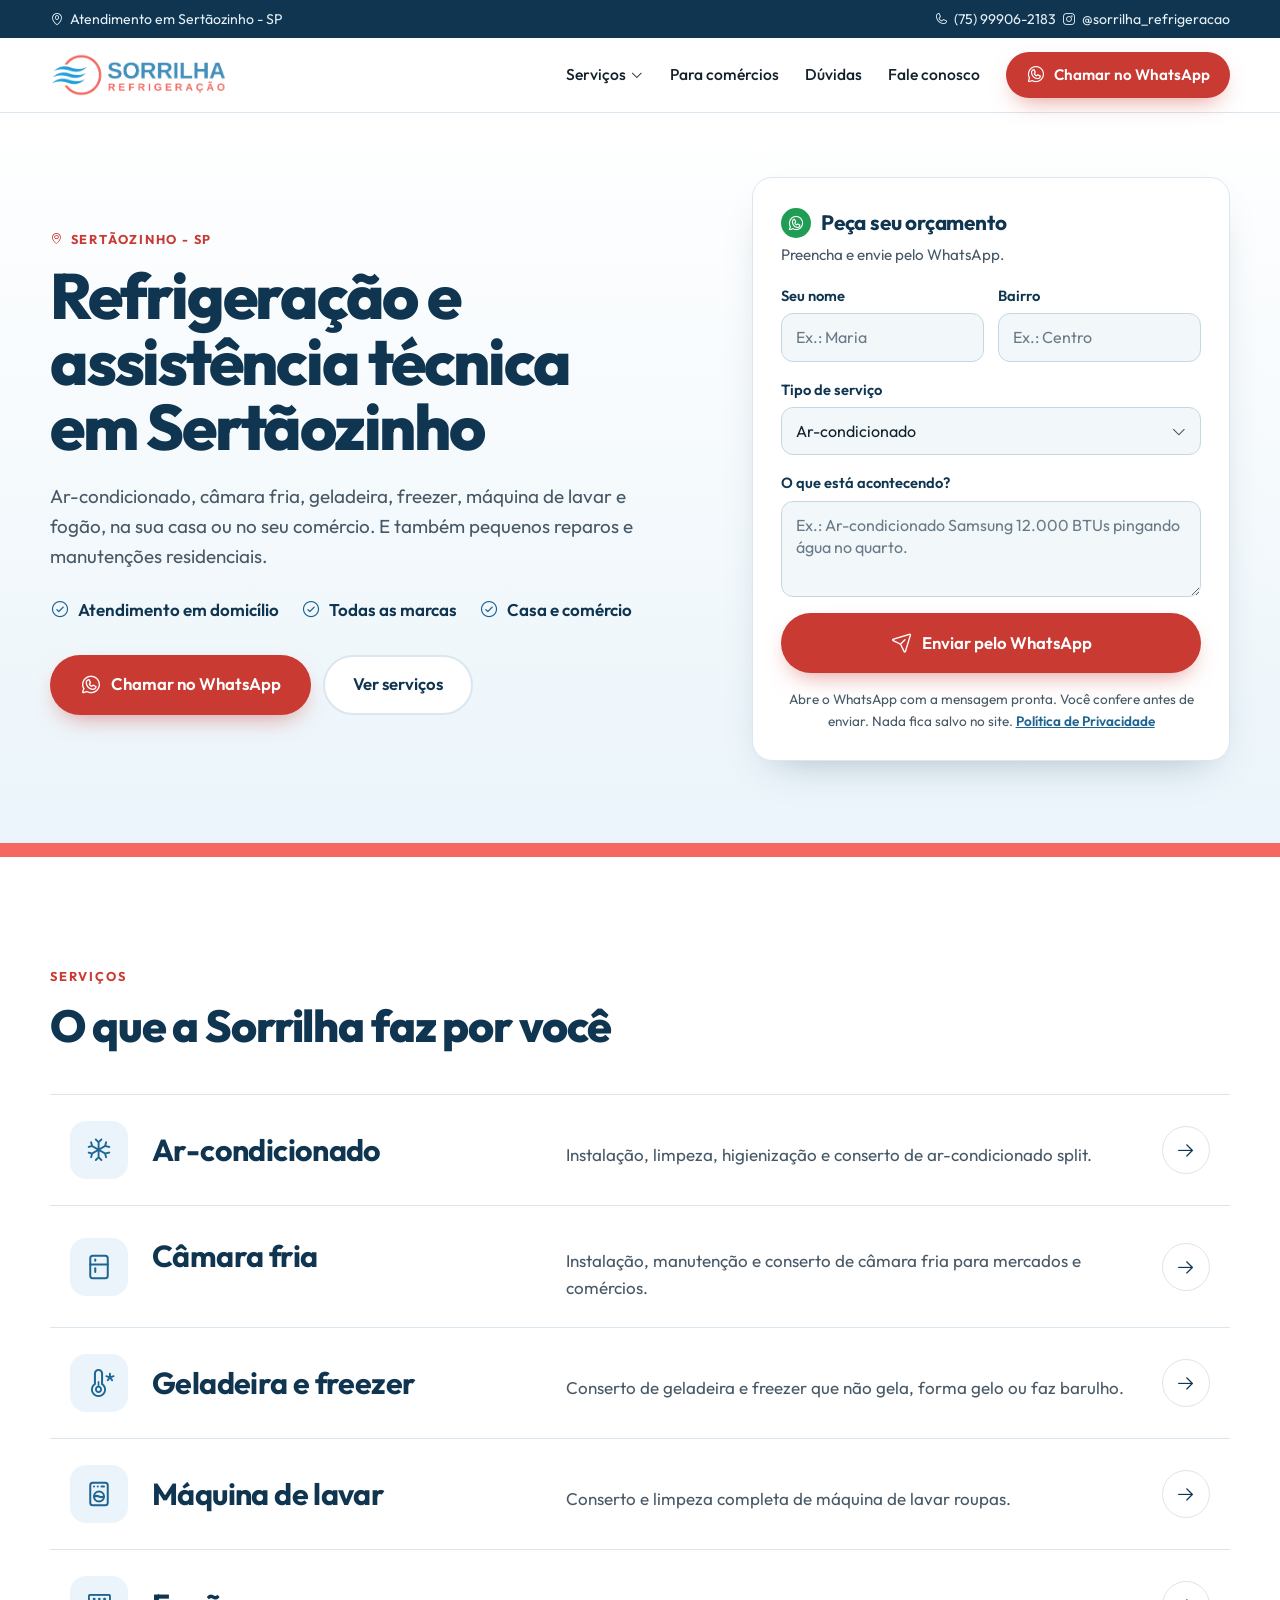
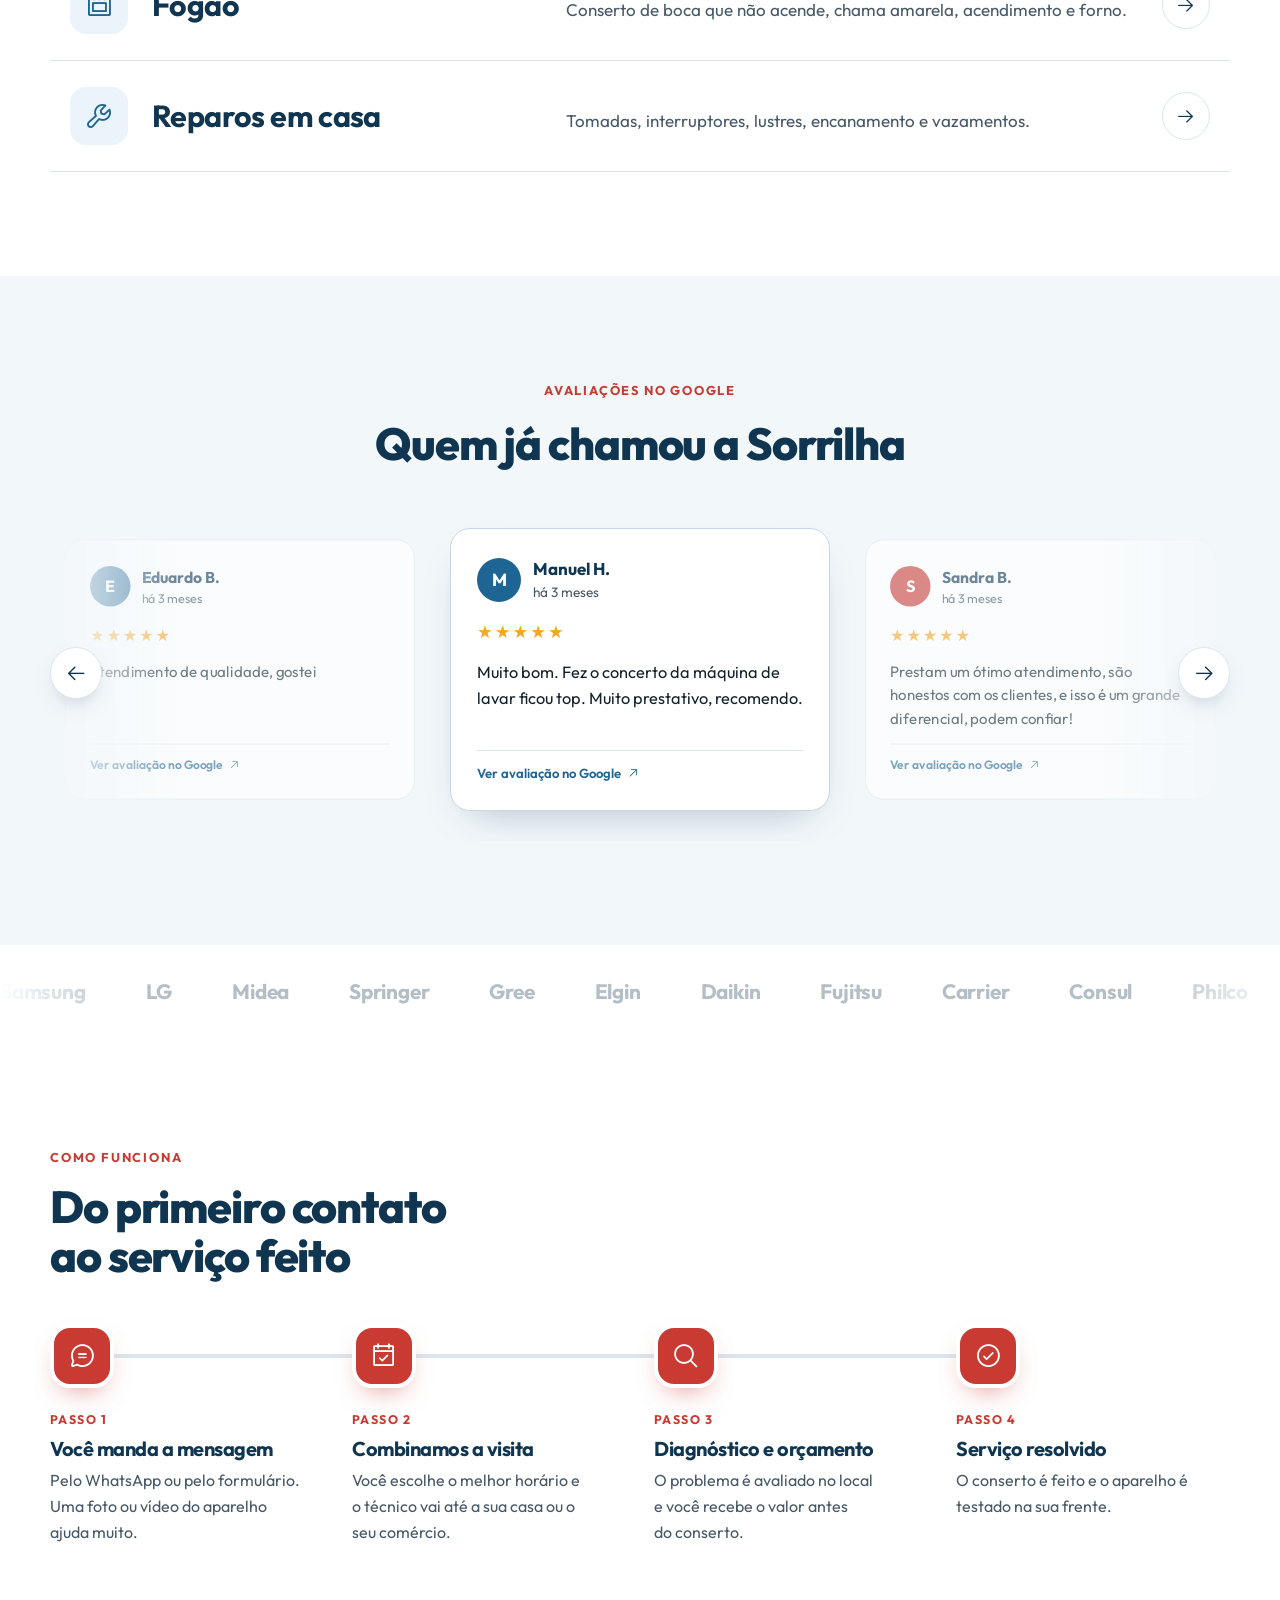
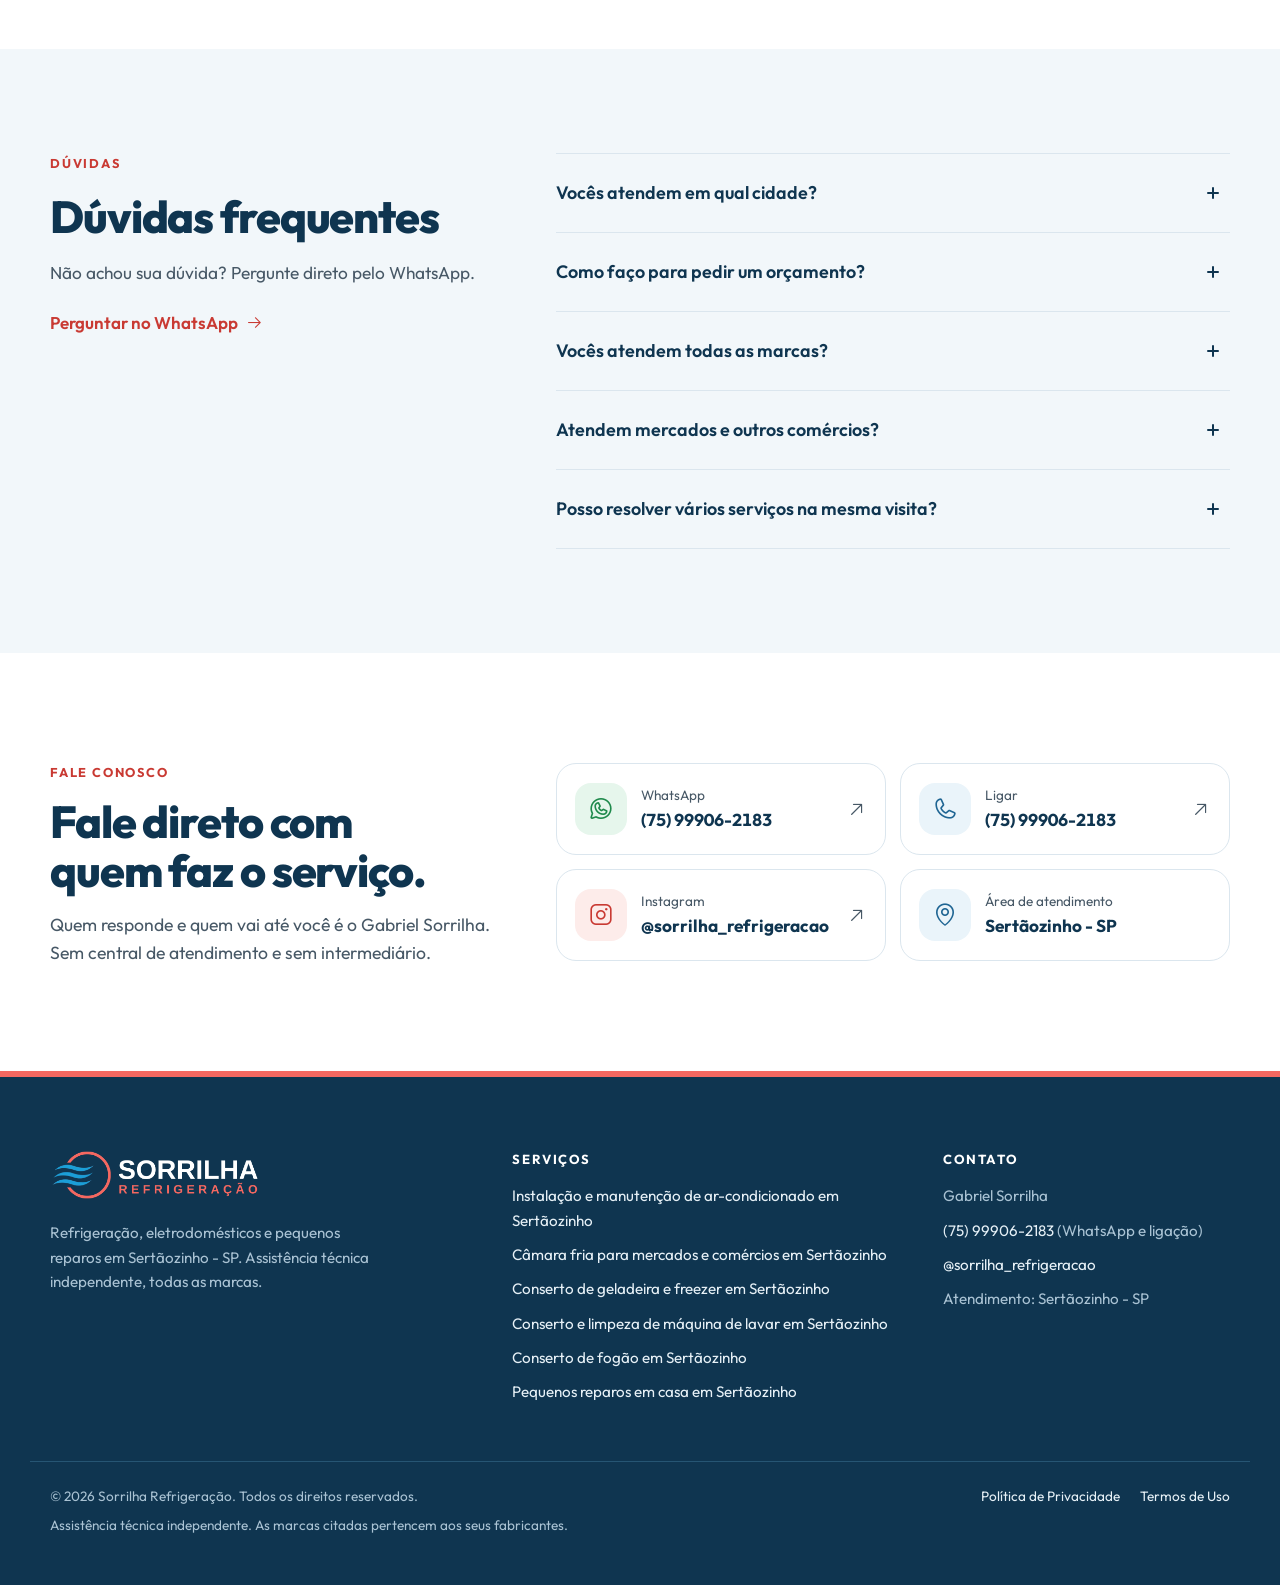
<file: index.html>
<!doctype html>
<html lang="pt-BR">
<head>
  <meta charset="utf-8">
  <meta name="viewport" content="width=device-width, initial-scale=1, viewport-fit=cover">
  <title>Refrigeração em Sertãozinho - SP | Sorrilha Refrigeração</title>
  <meta name="description" content="Ar-condicionado, câmara fria e conserto de geladeira, freezer, máquina de lavar e fogão em Sertãozinho - SP. Atendimento em casa e no comércio.">
  <meta name="keywords" content="refrigeração Sertãozinho, ar-condicionado Sertãozinho, câmara fria Sertãozinho, conserto de geladeira Sertãozinho, conserto de máquina de lavar Sertãozinho, conserto de fogão Sertãozinho">
  <link rel="canonical" href="https://helderbento98.github.io/SORRILHA-REFRIGERA-O/">
  <meta name="robots" content="index, follow">
  <meta name="theme-color" content="#0f3550">
  <meta name="geo.region" content="BR-SP">
  <meta name="geo.placename" content="Sertãozinho">

  <meta property="og:type" content="website">
  <meta property="og:locale" content="pt_BR">
  <meta property="og:site_name" content="Sorrilha Refrigeração">
  <meta property="og:title" content="Refrigeração em Sertãozinho - SP | Sorrilha Refrigeração">
  <meta property="og:description" content="Ar-condicionado, câmara fria e conserto de geladeira, freezer, máquina de lavar e fogão em Sertãozinho - SP. Atendimento em casa e no comércio.">
  <meta property="og:url" content="https://helderbento98.github.io/SORRILHA-REFRIGERA-O/">
  <meta property="og:image" content="https://helderbento98.github.io/SORRILHA-REFRIGERA-O/assets/img/og.jpg">
  <meta name="twitter:card" content="summary_large_image">

  <link rel="icon" type="image/png" href="assets/img/favicon.png">
  <link rel="apple-touch-icon" href="assets/img/apple-touch-icon.png">
  <link rel="preload" href="assets/fonts/outfit-variable.woff2" as="font" type="font/woff2" crossorigin>
  <link rel="stylesheet" href="assets/icons/icons.css">
  <link rel="stylesheet" href="assets/css/site.css?v=4">
  <script type="application/ld+json">{"@context":"https://schema.org","@type":"HVACBusiness","@id":"https://helderbento98.github.io/SORRILHA-REFRIGERA-O/#empresa","name":"Sorrilha Refrigeração","url":"https://helderbento98.github.io/SORRILHA-REFRIGERA-O/","image":"https://helderbento98.github.io/SORRILHA-REFRIGERA-O/assets/img/og.jpg","logo":"https://helderbento98.github.io/SORRILHA-REFRIGERA-O/assets/img/logo.png","telephone":"+5575999062183","address":{"@type":"PostalAddress","addressLocality":"Sertãozinho","addressRegion":"SP","addressCountry":"BR"},"areaServed":[{"@type":"City","name":"Sertãozinho - SP"}],"sameAs":["https://www.instagram.com/sorrilha_refrigeracao/"],"description":"Ar-condicionado, câmara fria e conserto de geladeira, freezer, máquina de lavar e fogão em Sertãozinho - SP. Atendimento em casa e no comércio.","hasOfferCatalog":{"@type":"OfferCatalog","name":"Serviços","itemListElement":[{"@type":"Offer","itemOffered":{"@type":"Service","name":"Instalação e manutenção de ar-condicionado em Sertãozinho","url":"https://helderbento98.github.io/SORRILHA-REFRIGERA-O/ar-condicionado/"}},{"@type":"Offer","itemOffered":{"@type":"Service","name":"Câmara fria para mercados e comércios em Sertãozinho","url":"https://helderbento98.github.io/SORRILHA-REFRIGERA-O/camara-fria/"}},{"@type":"Offer","itemOffered":{"@type":"Service","name":"Conserto de geladeira e freezer em Sertãozinho","url":"https://helderbento98.github.io/SORRILHA-REFRIGERA-O/geladeira-e-freezer/"}},{"@type":"Offer","itemOffered":{"@type":"Service","name":"Conserto e limpeza de máquina de lavar em Sertãozinho","url":"https://helderbento98.github.io/SORRILHA-REFRIGERA-O/maquina-de-lavar/"}},{"@type":"Offer","itemOffered":{"@type":"Service","name":"Conserto de fogão em Sertãozinho","url":"https://helderbento98.github.io/SORRILHA-REFRIGERA-O/fogao/"}},{"@type":"Offer","itemOffered":{"@type":"Service","name":"Pequenos reparos em casa em Sertãozinho","url":"https://helderbento98.github.io/SORRILHA-REFRIGERA-O/reparos-em-casa/"}}]}}</script>
  <script type="application/ld+json">{"@context":"https://schema.org","@type":"FAQPage","mainEntity":[{"@type":"Question","name":"Vocês atendem em qual cidade?","acceptedAnswer":{"@type":"Answer","text":"Atendemos em Sertãozinho - SP, em casas, apartamentos e comércios. Se você está em outra cidade da região, consulte pelo WhatsApp."}},{"@type":"Question","name":"Como faço para pedir um orçamento?","acceptedAnswer":{"@type":"Answer","text":"Pelo WhatsApp ou pelo formulário desta página. Conte qual é o aparelho, a marca e o que está acontecendo. Se puder, mande uma foto ou um vídeo curto: isso ajuda a entender o problema antes da visita."}},{"@type":"Question","name":"Vocês atendem todas as marcas?","acceptedAnswer":{"@type":"Answer","text":"Sim. Fazemos assistência técnica independente em aparelhos de todas as marcas. Não somos assistência autorizada de fabricante."}},{"@type":"Question","name":"Atendem mercados e outros comércios?","acceptedAnswer":{"@type":"Answer","text":"Sim. Fazemos instalação, manutenção e conserto de câmaras frias, freezers e expositores comerciais, além do ar-condicionado do estabelecimento."}},{"@type":"Question","name":"Posso resolver vários serviços na mesma visita?","acceptedAnswer":{"@type":"Answer","text":"Pode, e costuma ser mais prático. Mande a lista pelo WhatsApp, por exemplo a limpeza do ar-condicionado e uma tomada para trocar, e combinamos tudo de uma vez."}}]}</script>
  
  <script>window.SORRILHA = {"whatsapp": "5575999062183", "raiz": "", "rastreio": false, "adsConversao": "", "metaPixel": ""};</script>
  
  <script src="assets/js/site.js?v=4" defer></script>
</head>
<body data-servico="inicio">
  <a class="skip" href="#conteudo">Pular para o conteúdo</a>
  <span id="menu" class="menu-anchor" aria-hidden="true"></span>
  <div class="progress" aria-hidden="true"></div>

  <div class="topbar">
    <div class="wrap topbar__inner">
      <span><i class="ph ph-map-pin" aria-hidden="true"></i> Atendimento em Sertãozinho - SP</span>
      <span class="topbar__right">
        <a href="tel:+5575999062183"><i class="ph ph-phone" aria-hidden="true"></i> (75) 99906-2183</a>
        <a href="https://www.instagram.com/sorrilha_refrigeracao/" target="_blank" rel="noopener"><i class="ph ph-instagram-logo" aria-hidden="true"></i> @sorrilha_refrigeracao</a>
      </span>
    </div>
  </div>

  <header class="nav">
    <div class="wrap nav__inner">
      <a href="" class="nav__brand" aria-label="Sorrilha Refrigeração, página inicial">
        <img src="assets/img/logo.png" alt="Sorrilha Refrigeração" width="806" height="200" fetchpriority="high">
      </a>

      <nav class="nav__links" aria-label="Principal">
        <div class="nav__drop">
          <a href="#servicos" class="nav__droplabel">Serviços <i class="ph ph-caret-down" aria-hidden="true"></i></a>
          <ul class="nav__sub">
            <li><a href="ar-condicionado/"><i class="ph ph-snowflake" aria-hidden="true"></i><span><strong>Ar-condicionado</strong><small>Instalação, limpeza, higienização e conserto de ar-condicionado split.</small></span></a></li>
            <li><a href="camara-fria/"><svg class="ph ico ico-fridge" viewBox="0 0 24 24" fill="none" stroke="currentColor" stroke-width="1.6" stroke-linecap="round" stroke-linejoin="round" aria-hidden="true"><path d="M5 5a2 2 0 0 1 2 -2h10a2 2 0 0 1 2 2v14a2 2 0 0 1 -2 2h-10a2 2 0 0 1 -2 -2l0 -14"/><path d="M5 10h14"/><path class="ico-fridge__h1" d="M9 6v1"/><path class="ico-fridge__h2" d="M9 13v3"/></svg><span><strong>Câmara fria</strong><small>Instalação, manutenção e conserto de câmara fria para mercados e comércios.</small></span></a></li>
            <li><a href="geladeira-e-freezer/"><i class="ph ph-thermometer-cold" aria-hidden="true"></i><span><strong>Geladeira e freezer</strong><small>Conserto de geladeira e freezer que não gela, forma gelo ou faz barulho.</small></span></a></li>
            <li><a href="maquina-de-lavar/"><svg class="ph ico ico-wash" viewBox="0 0 24 24" fill="none" stroke="currentColor" stroke-width="1.6" stroke-linecap="round" stroke-linejoin="round" aria-hidden="true"><path d="M5 5a2 2 0 0 1 2 -2h10a2 2 0 0 1 2 2v14a2 2 0 0 1 -2 2h-10a2 2 0 0 1 -2 -2l0 -14"/><path d="M8 6h.01"/><path d="M11 6h.01"/><path d="M14 6h2"/><g class="ico-wash__drum"><path d="M8 14a4 4 0 1 0 8 0a4 4 0 1 0 -8 0"/><path d="M8 14c1.333 -.667 2.667 -.667 4 0c1.333 .667 2.667 .667 4 0"/></g></svg><span><strong>Máquina de lavar</strong><small>Conserto e limpeza completa de máquina de lavar roupas.</small></span></a></li>
            <li><a href="fogao/"><i class="ph ph-oven" aria-hidden="true"></i><span><strong>Fogão</strong><small>Conserto de boca que não acende, chama amarela, acendimento e forno.</small></span></a></li>
            <li><a href="reparos-em-casa/"><i class="ph ph-wrench" aria-hidden="true"></i><span><strong>Reparos em casa</strong><small>Tomadas, interruptores, lustres, encanamento e vazamentos.</small></span></a></li>
          </ul>
        </div>
        <a href="camara-fria/">Para comércios</a>
        <a href="#duvidas">Dúvidas</a>
        <a href="#contato">Fale conosco</a>
        <a class="btn btn--primary btn--sm nav__cta" href="https://wa.me/5575999062183?text=Ol%C3%A1%2C%20Gabriel%21%20Vim%20pelo%20site%20e%20gostaria%20de%20um%20or%C3%A7amento." target="_blank" rel="noopener"><i class="ph ph-whatsapp-logo" aria-hidden="true"></i> Chamar no WhatsApp</a>
      </nav>

      <a class="nav__toggle nav__toggle--open" href="#menu" aria-label="Abrir menu"><i class="ph ph-list" aria-hidden="true"></i></a>
      <a class="nav__toggle nav__toggle--close" href="#fechar" aria-label="Fechar menu"><i class="ph ph-x" aria-hidden="true"></i></a>
    </div>
  </header>

  <main id="conteudo">
    <section class="hero">
      <div class="wrap hero__grid">
        <div class="hero__copy">
          <p class="eyebrow load" style="--d:0"><i class="ph ph-map-pin" aria-hidden="true"></i> Sertãozinho - SP</p>
          <h1 class="hero__title load" style="--d:1">Refrigeração e assistência técnica em Sertãozinho</h1>
          <p class="hero__sub load" style="--d:2">Ar-condicionado, câmara fria, geladeira, freezer, máquina de lavar e fogão, na sua casa ou no seu comércio. E também pequenos reparos e manutenções residenciais.</p>
          <ul class="hero__points load" style="--d:3">
            <li><i class="ph ph-check-circle" aria-hidden="true"></i> Atendimento em domicílio</li>
            <li><i class="ph ph-check-circle" aria-hidden="true"></i> Todas as marcas</li>
            <li><i class="ph ph-check-circle" aria-hidden="true"></i> Casa e comércio</li>
          </ul>
          <div class="hero__ctas load" style="--d:4">
            <a class="btn btn--primary btn--lg" href="https://wa.me/5575999062183?text=Ol%C3%A1%2C%20Gabriel%21%20Vim%20pelo%20site%20e%20gostaria%20de%20um%20or%C3%A7amento." target="_blank" rel="noopener"><i class="ph ph-whatsapp-logo" aria-hidden="true"></i> Chamar no WhatsApp</a>
            <a class="btn btn--ghost btn--lg" href="#servicos">Ver serviços</a>
          </div>
        </div>
        <div class="hero__form load" style="--d:3" id="orcamento">

        <form class="form js-wa-form" id="f-inicio" action="https://wa.me/5575999062183" method="get" target="_blank" aria-labelledby="f-inicio-t">
          <div class="form__head">
            <p class="form__title" id="f-inicio-t"><i class="ph ph-whatsapp-logo" aria-hidden="true"></i> Peça seu orçamento</p>
            <p class="form__sub">Preencha e envie pelo WhatsApp.</p>
          </div>
          <div class="form__row">
            <div class="field">
              <label for="f-inicio-nome">Seu nome</label>
              <input id="f-inicio-nome" data-campo="Nome" type="text" autocomplete="name" placeholder="Ex.: Maria">
            </div>
            <div class="field">
              <label for="f-inicio-bairro">Bairro</label>
              <input id="f-inicio-bairro" data-campo="Bairro" type="text" autocomplete="address-level3" placeholder="Ex.: Centro">
            </div>
          </div>
          <div class="field">
            <label for="f-inicio-servico">Tipo de serviço</label>
            <div class="select">
              <select id="f-inicio-servico" data-campo="Serviço">
                <option selected>Ar-condicionado</option>
                <option>Câmara fria</option>
                <option>Geladeira ou freezer</option>
                <option>Máquina de lavar</option>
                <option>Fogão</option>
                <option>Tomada, lustre ou parte elétrica</option>
                <option>Encanamento ou vazamento</option>
                <option>Outro</option>
              </select>
              <i class="ph ph-caret-down" aria-hidden="true"></i>
            </div>
          </div>
          <div class="field">
            <label for="f-inicio-problema">O que está acontecendo?</label>
            <textarea id="f-inicio-problema" data-campo="Problema" name="text" rows="3" required minlength="8"
              placeholder="Ex.: Ar-condicionado Samsung 12.000 BTUs pingando água no quarto."></textarea>
            <p class="field__error">Conte em poucas palavras o que está acontecendo.</p>
          </div>
          <button class="btn btn--primary btn--lg form__submit" type="submit"><i class="ph ph-paper-plane-tilt" aria-hidden="true"></i> Enviar pelo WhatsApp</button>
          <p class="form__note">Abre o WhatsApp com a mensagem pronta. Você confere antes de enviar.
            Nada fica salvo no site. <a href="politica-de-privacidade/">Política de Privacidade</a></p>
        </form>
        </div>
      </div>

      <div class="hero-band" aria-hidden="true"></div>
    </section>

    <section class="section" id="servicos" aria-labelledby="servicos-t">
      <div class="wrap">
        <div class="section__head reveal">
          <p class="eyebrow">Serviços</p>
          <h2 id="servicos-t">O que a Sorrilha faz por você</h2>
        </div>
        <ul class="svcs">
          <li class="svc reveal">
            <a class="svc__link" href="ar-condicionado/">
              <span class="svc__icon"><i class="ph ph-snowflake" aria-hidden="true"></i></span>
              <span class="svc__body">
                <strong class="svc__name">Ar-condicionado</strong>
                <span class="svc__desc">Instalação, limpeza, higienização e conserto de ar-condicionado split.</span>
              </span>
              <span class="svc__arr"><i class="ph ph-arrow-right" aria-hidden="true"></i></span>
            </a>
          </li>

          <li class="svc reveal">
            <a class="svc__link" href="camara-fria/">
              <span class="svc__icon"><svg class="ph ico ico-fridge" viewBox="0 0 24 24" fill="none" stroke="currentColor" stroke-width="1.6" stroke-linecap="round" stroke-linejoin="round" aria-hidden="true"><path d="M5 5a2 2 0 0 1 2 -2h10a2 2 0 0 1 2 2v14a2 2 0 0 1 -2 2h-10a2 2 0 0 1 -2 -2l0 -14"/><path d="M5 10h14"/><path class="ico-fridge__h1" d="M9 6v1"/><path class="ico-fridge__h2" d="M9 13v3"/></svg></span>
              <span class="svc__body">
                <strong class="svc__name">Câmara fria</strong>
                <span class="svc__desc">Instalação, manutenção e conserto de câmara fria para mercados e comércios.</span>
              </span>
              <span class="svc__arr"><i class="ph ph-arrow-right" aria-hidden="true"></i></span>
            </a>
          </li>

          <li class="svc reveal">
            <a class="svc__link" href="geladeira-e-freezer/">
              <span class="svc__icon"><i class="ph ph-thermometer-cold" aria-hidden="true"></i></span>
              <span class="svc__body">
                <strong class="svc__name">Geladeira e freezer</strong>
                <span class="svc__desc">Conserto de geladeira e freezer que não gela, forma gelo ou faz barulho.</span>
              </span>
              <span class="svc__arr"><i class="ph ph-arrow-right" aria-hidden="true"></i></span>
            </a>
          </li>

          <li class="svc reveal">
            <a class="svc__link" href="maquina-de-lavar/">
              <span class="svc__icon"><svg class="ph ico ico-wash" viewBox="0 0 24 24" fill="none" stroke="currentColor" stroke-width="1.6" stroke-linecap="round" stroke-linejoin="round" aria-hidden="true"><path d="M5 5a2 2 0 0 1 2 -2h10a2 2 0 0 1 2 2v14a2 2 0 0 1 -2 2h-10a2 2 0 0 1 -2 -2l0 -14"/><path d="M8 6h.01"/><path d="M11 6h.01"/><path d="M14 6h2"/><g class="ico-wash__drum"><path d="M8 14a4 4 0 1 0 8 0a4 4 0 1 0 -8 0"/><path d="M8 14c1.333 -.667 2.667 -.667 4 0c1.333 .667 2.667 .667 4 0"/></g></svg></span>
              <span class="svc__body">
                <strong class="svc__name">Máquina de lavar</strong>
                <span class="svc__desc">Conserto e limpeza completa de máquina de lavar roupas.</span>
              </span>
              <span class="svc__arr"><i class="ph ph-arrow-right" aria-hidden="true"></i></span>
            </a>
          </li>

          <li class="svc reveal">
            <a class="svc__link" href="fogao/">
              <span class="svc__icon"><i class="ph ph-oven" aria-hidden="true"></i></span>
              <span class="svc__body">
                <strong class="svc__name">Fogão</strong>
                <span class="svc__desc">Conserto de boca que não acende, chama amarela, acendimento e forno.</span>
              </span>
              <span class="svc__arr"><i class="ph ph-arrow-right" aria-hidden="true"></i></span>
            </a>
          </li>

          <li class="svc reveal">
            <a class="svc__link" href="reparos-em-casa/">
              <span class="svc__icon"><i class="ph ph-wrench" aria-hidden="true"></i></span>
              <span class="svc__body">
                <strong class="svc__name">Reparos em casa</strong>
                <span class="svc__desc">Tomadas, interruptores, lustres, encanamento e vazamentos.</span>
              </span>
              <span class="svc__arr"><i class="ph ph-arrow-right" aria-hidden="true"></i></span>
            </a>
          </li>
        </ul>
      </div>
    </section>

    <section class="section section--soft" id="avaliacoes" aria-labelledby="av-t">
      <div class="wrap">
        <div class="reviews-head reveal">
          <p class="eyebrow">Avaliações no Google</p>
          <h2 id="av-t">Quem já chamou a Sorrilha</h2>
          <div class="rating"></div>
        </div>
      </div>
      <div class="carousel reveal">
        <button class="carousel__btn carousel__btn--prev" type="button" aria-label="Avaliação anterior" hidden><i class="ph ph-arrow-left" aria-hidden="true"></i></button>
        <ul class="reviews" tabindex="0" aria-label="Avaliações de clientes">
          <li class="review review--c0">
            <div class="review__top">
              <span class="review__avatar" aria-hidden="true">M</span>
              <span class="review__who"><strong>Manuel H.</strong><small>há 3 meses</small></span>
            </div>
            <div class="review__stars" role="img" aria-label="5 de 5 estrelas"><span>★★★★★</span><span class="review__off"></span></div>
            <blockquote>Muito bom. Fez o concerto da máquina de lavar ficou top. Muito prestativo, recomendo.</blockquote>
            <a class="review__src" href="https://www.google.com/maps/contrib/110952830723655940270/reviews?hl=pt-BR" target="_blank" rel="noopener">Ver avaliação no Google <i class="ph ph-arrow-up-right" aria-hidden="true"></i></a>
          </li>
          <li class="review review--c1">
            <div class="review__top">
              <span class="review__avatar" aria-hidden="true">S</span>
              <span class="review__who"><strong>Sandra B.</strong><small>há 3 meses</small></span>
            </div>
            <div class="review__stars" role="img" aria-label="5 de 5 estrelas"><span>★★★★★</span><span class="review__off"></span></div>
            <blockquote>Prestam um ótimo atendimento, são honestos com os clientes, e isso é um grande diferencial, podem confiar!</blockquote>
            <a class="review__src" href="https://www.google.com/maps/contrib/114087981476000836882/reviews?hl=pt-BR" target="_blank" rel="noopener">Ver avaliação no Google <i class="ph ph-arrow-up-right" aria-hidden="true"></i></a>
          </li>
          <li class="review review--c2">
            <div class="review__top">
              <span class="review__avatar" aria-hidden="true">T</span>
              <span class="review__who"><strong>Tainá L.</strong><small>há 3 meses</small></span>
            </div>
            <div class="review__stars" role="img" aria-label="5 de 5 estrelas"><span>★★★★★</span><span class="review__off"></span></div>
            <blockquote>Muito bom profissional, atendimento excelente.</blockquote>
            <a class="review__src" href="https://www.google.com/maps/contrib/117794246307687388836/reviews?hl=pt-BR" target="_blank" rel="noopener">Ver avaliação no Google <i class="ph ph-arrow-up-right" aria-hidden="true"></i></a>
          </li>
          <li class="review review--c0">
            <div class="review__top">
              <span class="review__avatar" aria-hidden="true">A</span>
              <span class="review__who"><strong>Amariuldo S.</strong><small>há 2 semanas</small></span>
            </div>
            <div class="review__stars" role="img" aria-label="5 de 5 estrelas"><span>★★★★★</span><span class="review__off"></span></div>
            <blockquote>Muito bom exelente</blockquote>
            <a class="review__src" href="https://www.google.com/maps/contrib/100359409370315906318/reviews?hl=pt-BR" target="_blank" rel="noopener">Ver avaliação no Google <i class="ph ph-arrow-up-right" aria-hidden="true"></i></a>
          </li>
          <li class="review review--c1">
            <div class="review__top">
              <span class="review__avatar" aria-hidden="true">Q</span>
              <span class="review__who"><strong>Quezia F.</strong><small>há 2 meses</small></span>
            </div>
            <div class="review__stars" role="img" aria-label="5 de 5 estrelas"><span>★★★★★</span><span class="review__off"></span></div>
            <blockquote>Excelente profissional e ótimo atendimento.</blockquote>
            <a class="review__src" href="https://www.google.com/maps/contrib/115886534326477653508/reviews?hl=pt-BR" target="_blank" rel="noopener">Ver avaliação no Google <i class="ph ph-arrow-up-right" aria-hidden="true"></i></a>
          </li>
          <li class="review review--c2">
            <div class="review__top">
              <span class="review__avatar" aria-hidden="true">P</span>
              <span class="review__who"><strong>Pri R.</strong><small>há 2 meses</small></span>
            </div>
            <div class="review__stars" role="img" aria-label="5 de 5 estrelas"><span>★★★★★</span><span class="review__off"></span></div>
            <blockquote>Ótimo serviço!!!!! Indico</blockquote>
            <a class="review__src" href="https://www.google.com/maps/contrib/107708286854145130605/reviews?hl=pt-BR" target="_blank" rel="noopener">Ver avaliação no Google <i class="ph ph-arrow-up-right" aria-hidden="true"></i></a>
          </li>
          <li class="review review--c0">
            <div class="review__top">
              <span class="review__avatar" aria-hidden="true">E</span>
              <span class="review__who"><strong>Eduardo B.</strong><small>há 3 meses</small></span>
            </div>
            <div class="review__stars" role="img" aria-label="5 de 5 estrelas"><span>★★★★★</span><span class="review__off"></span></div>
            <blockquote>Atendimento de qualidade, gostei</blockquote>
            <a class="review__src" href="https://www.google.com/maps/contrib/118187716534474903360/reviews?hl=pt-BR" target="_blank" rel="noopener">Ver avaliação no Google <i class="ph ph-arrow-up-right" aria-hidden="true"></i></a>
          </li>
        </ul>
        <button class="carousel__btn carousel__btn--next" type="button" aria-label="Próxima avaliação" hidden><i class="ph ph-arrow-right" aria-hidden="true"></i></button>
      </div>
    </section>
    <script>
      /* Carrossel em loop: centraliza um card, deixa os das bordas transparentes e liga as setas.
         O script copia os cards antes e depois da lista, para sempre haver um card de cada lado;
         ao chegar numa cópia, volta sem animação para o card original equivalente.
         Sem script, os cards continuam deslizando com o dedo ou a barra de rolagem. */
      (function () {
        var rail = document.querySelector('#avaliacoes .reviews');
        if (!rail) return;
        var originais = Array.prototype.slice.call(rail.querySelectorAll('.review'));
        var n = originais.length;
        var prev = document.querySelector('#avaliacoes .carousel__btn--prev');
        var next = document.querySelector('#avaliacoes .carousel__btn--next');
        if (n < 2) return;

        function copia(el) {
          var c = el.cloneNode(true);
          c.setAttribute('aria-hidden', 'true');
          c.querySelectorAll('a').forEach(function (a) { a.tabIndex = -1; });
          return c;
        }
        originais.slice().reverse().forEach(function (el) { rail.insertBefore(copia(el), rail.firstChild); });
        originais.forEach(function (el) { rail.appendChild(copia(el)); });
        var cards = Array.prototype.slice.call(rail.querySelectorAll('.review'));   /* 3 x n */
        var atual = n, pendente = false, parado;

        function centroDe(el) { return el.offsetLeft + el.offsetWidth / 2; }
        function posicao(i) { return centroDe(cards[i]) - rail.clientWidth / 2; }
        function vaiPara(i, suave) {
          rail.scrollTo({ left: posicao(i), behavior: suave ? 'smooth' : 'auto' });
        }
        function salto(i) {
          /* troca da cópia para o original, sem animação e sem o encaixe atrapalhar */
          rail.style.scrollSnapType = 'none';
          rail.scrollLeft = posicao(i);
          rail.offsetWidth;
          rail.style.scrollSnapType = '';
        }
        function atualiza() {
          pendente = false;
          var meio = rail.scrollLeft + rail.clientWidth / 2, melhor = 0, menor = Infinity;
          cards.forEach(function (c, i) {
            var d = Math.abs(centroDe(c) - meio) / (c.offsetWidth + 20);
            c.style.setProperty('--d', d.toFixed(3));
            if (d < menor) { menor = d; melhor = i; }
          });
          cards.forEach(function (c, i) { c.classList.toggle('is-center', i === melhor); });
          atual = melhor;
        }
        function aoParar() {
          atualiza();
          if (atual < n) { salto(atual + n); atualiza(); }
          else if (atual >= 2 * n) { salto(atual - n); atualiza(); }
        }
        rail.addEventListener('scroll', function () {
          if (!pendente) { pendente = true; requestAnimationFrame(atualiza); }
          clearTimeout(parado); parado = setTimeout(aoParar, 140);
        }, { passive: true });
        window.addEventListener('resize', function () { salto(atual); atualiza(); });
        prev.addEventListener('click', function () { vaiPara(atual - 1, true); });
        next.addEventListener('click', function () { vaiPara(atual + 1, true); });
        rail.addEventListener('keydown', function (e) {
          if (e.key === 'ArrowLeft') { e.preventDefault(); vaiPara(atual - 1, true); }
          if (e.key === 'ArrowRight') { e.preventDefault(); vaiPara(atual + 1, true); }
        });
        prev.hidden = next.hidden = false;
        salto(n);   /* começa no primeiro original, com a última avaliação à esquerda */
        atualiza();
      })();
    </script>

    <section class="brands" id="marcas" aria-label="Marcas atendidas">
      <div class="mq">
        <div class="mq__track">
          <ul class="mq__group"><li>Samsung</li><li>LG</li><li>Midea</li><li>Springer</li><li>Gree</li><li>Elgin</li><li>Daikin</li><li>Fujitsu</li><li>Carrier</li><li>Consul</li><li>Philco</li><li>Agratto</li><li>Electrolux</li><li>TCL</li><li>Brastemp</li><li>Panasonic</li><li>Esmaltec</li><li>Metalfrio</li><li>Gelopar</li><li>Fricon</li><li>Atlas</li><li>Mueller</li><li>Dako</li><li>Continental</li></ul>
          <ul class="mq__group" aria-hidden="true"><li>Samsung</li><li>LG</li><li>Midea</li><li>Springer</li><li>Gree</li><li>Elgin</li><li>Daikin</li><li>Fujitsu</li><li>Carrier</li><li>Consul</li><li>Philco</li><li>Agratto</li><li>Electrolux</li><li>TCL</li><li>Brastemp</li><li>Panasonic</li><li>Esmaltec</li><li>Metalfrio</li><li>Gelopar</li><li>Fricon</li><li>Atlas</li><li>Mueller</li><li>Dako</li><li>Continental</li></ul>
        </div>
      </div>
    </section>

    <section class="section" id="como-funciona" aria-labelledby="como-t">
      <div class="wrap">
        <div class="section__head reveal">
          <p class="eyebrow">Como funciona</p>
          <h2 id="como-t">Do primeiro contato ao serviço feito</h2>
        </div>
        <ol class="flow">
          <li class="flow__step"><span class="flow__dot"><i class="ph ph-chat-circle-text" aria-hidden="true"></i></span><p class="flow__k">Passo 1</p><h3>Você manda a mensagem</h3><p>Pelo WhatsApp ou pelo formulário. Uma foto ou vídeo do aparelho ajuda muito.</p></li>
          <li class="flow__step"><span class="flow__dot"><i class="ph ph-calendar-check" aria-hidden="true"></i></span><p class="flow__k">Passo 2</p><h3>Combinamos a visita</h3><p>Você escolhe o melhor horário e o técnico vai até a sua casa ou o seu comércio.</p></li>
          <li class="flow__step"><span class="flow__dot"><i class="ph ph-magnifying-glass" aria-hidden="true"></i></span><p class="flow__k">Passo 3</p><h3>Diagnóstico e orçamento</h3><p>O problema é avaliado no local e você recebe o valor antes do conserto.</p></li>
          <li class="flow__step"><span class="flow__dot"><i class="ph ph-check-circle" aria-hidden="true"></i></span><p class="flow__k">Passo 4</p><h3>Serviço resolvido</h3><p>O conserto é feito e o aparelho é testado na sua frente.</p></li>
        </ol>
      </div>
    </section>

    <section class="section section--soft" id="duvidas" aria-labelledby="duvidas-t">
      <div class="wrap faq">
        <div class="faq__intro reveal">
          <p class="eyebrow">Dúvidas</p>
          <h2 id="duvidas-t">Dúvidas frequentes</h2>
          <p class="section__sub">Não achou sua dúvida? Pergunte direto pelo WhatsApp.</p>
          <a class="link-arrow" href="https://wa.me/5575999062183?text=Ol%C3%A1%2C%20Gabriel%21%20Vim%20pelo%20site%20e%20tenho%20uma%20d%C3%BAvida." target="_blank" rel="noopener">Perguntar no WhatsApp <i class="ph ph-arrow-right" aria-hidden="true"></i></a>
        </div>
        <div class="faq__list reveal">
          <details class="faq__item">
            <summary>Vocês atendem em qual cidade?<span class="faq__icon" aria-hidden="true"></span></summary>
            <p>Atendemos em Sertãozinho - SP, em casas, apartamentos e comércios. Se você está em outra cidade da região, consulte pelo WhatsApp.</p>
          </details>
          <details class="faq__item">
            <summary>Como faço para pedir um orçamento?<span class="faq__icon" aria-hidden="true"></span></summary>
            <p>Pelo WhatsApp ou pelo formulário desta página. Conte qual é o aparelho, a marca e o que está acontecendo. Se puder, mande uma foto ou um vídeo curto: isso ajuda a entender o problema antes da visita.</p>
          </details>
          <details class="faq__item">
            <summary>Vocês atendem todas as marcas?<span class="faq__icon" aria-hidden="true"></span></summary>
            <p>Sim. Fazemos assistência técnica independente em aparelhos de todas as marcas. Não somos assistência autorizada de fabricante.</p>
          </details>
          <details class="faq__item">
            <summary>Atendem mercados e outros comércios?<span class="faq__icon" aria-hidden="true"></span></summary>
            <p>Sim. Fazemos instalação, manutenção e conserto de câmaras frias, freezers e expositores comerciais, além do ar-condicionado do estabelecimento.</p>
          </details>
          <details class="faq__item">
            <summary>Posso resolver vários serviços na mesma visita?<span class="faq__icon" aria-hidden="true"></span></summary>
            <p>Pode, e costuma ser mais prático. Mande a lista pelo WhatsApp, por exemplo a limpeza do ar-condicionado e uma tomada para trocar, e combinamos tudo de uma vez.</p>
          </details>
        </div>
      </div>
    </section>

    <section class="contact" id="contato" aria-labelledby="contato-t">
      <div class="wrap contact__grid">
        <div class="contact__copy reveal">
          <p class="eyebrow">Fale conosco</p>
          <h2 id="contato-t">Fale direto com quem faz o serviço.</h2>
          <p class="contact__lead">Quem responde e quem vai até você é o Gabriel Sorrilha. Sem central de atendimento e sem intermediário.</p>
        </div>
        <ul class="channels reveal">
          <li><a class="channel channel--wa" href="https://wa.me/5575999062183?text=Ol%C3%A1%2C%20Gabriel%21%20Vim%20pelo%20site%20e%20gostaria%20de%20um%20or%C3%A7amento." target="_blank" rel="noopener"><i class="ph ph-whatsapp-logo" aria-hidden="true"></i><span><small>WhatsApp</small><strong>(75) 99906-2183</strong></span><i class="ph ph-arrow-up-right channel__arr" aria-hidden="true"></i></a></li>
          <li><a class="channel channel--tel" href="tel:+5575999062183"><i class="ph ph-phone" aria-hidden="true"></i><span><small>Ligar</small><strong>(75) 99906-2183</strong></span><i class="ph ph-arrow-up-right channel__arr" aria-hidden="true"></i></a></li>
          <li><a class="channel channel--ig" href="https://www.instagram.com/sorrilha_refrigeracao/" target="_blank" rel="noopener"><i class="ph ph-instagram-logo" aria-hidden="true"></i><span><small>Instagram</small><strong>@sorrilha_refrigeracao</strong></span><i class="ph ph-arrow-up-right channel__arr" aria-hidden="true"></i></a></li>
          <li><div class="channel channel--static channel--pin"><i class="ph ph-map-pin" aria-hidden="true"></i><span><small>Área de atendimento</small><strong>Sertãozinho - SP</strong></span></div></li>
        </ul>
      </div>
    </section>
  </main>

  <footer class="footer">
    <div class="wrap footer__grid">
      <div class="footer__brand">
        <img src="assets/img/logo-negativo.png" alt="Sorrilha Refrigeração" width="806" height="200" loading="lazy" decoding="async">
        <p>Refrigeração, eletrodomésticos e pequenos reparos em Sertãozinho - SP. Assistência técnica independente, todas as marcas.</p>
      </div>
      <nav class="footer__col" aria-label="Serviços">
        <p class="footer__h">Serviços</p>
        <ul>
          <li><a href="ar-condicionado/">Instalação e manutenção de ar-condicionado em Sertãozinho</a></li>
          <li><a href="camara-fria/">Câmara fria para mercados e comércios em Sertãozinho</a></li>
          <li><a href="geladeira-e-freezer/">Conserto de geladeira e freezer em Sertãozinho</a></li>
          <li><a href="maquina-de-lavar/">Conserto e limpeza de máquina de lavar em Sertãozinho</a></li>
          <li><a href="fogao/">Conserto de fogão em Sertãozinho</a></li>
          <li><a href="reparos-em-casa/">Pequenos reparos em casa em Sertãozinho</a></li>
        </ul>
      </nav>
      <div class="footer__col">
        <p class="footer__h">Contato</p>
        <ul>
          <li>Gabriel Sorrilha</li>
          <li><a href="tel:+5575999062183">(75) 99906-2183</a> (WhatsApp e ligação)</li>
          <li><a href="https://www.instagram.com/sorrilha_refrigeracao/" target="_blank" rel="noopener">@sorrilha_refrigeracao</a></li>
          <li>Atendimento: Sertãozinho - SP</li>
        </ul>
      </div>
    </div>
    <div class="wrap footer__bottom">
      <p>© 2026 Sorrilha Refrigeração. Todos os direitos reservados.</p>
      <nav class="footer__legal" aria-label="Informações legais">
        <a href="politica-de-privacidade/">Política de Privacidade</a>
        <a href="termos-de-uso/">Termos de Uso</a>
      </nav>
      <p class="footer__marcas">Assistência técnica independente. As marcas citadas pertencem aos seus fabricantes.</p>
    </div>
  </footer>

  <a class="fab" href="https://wa.me/5575999062183?text=Ol%C3%A1%2C%20Gabriel%21%20Vim%20pelo%20site%20e%20gostaria%20de%20um%20or%C3%A7amento." target="_blank" rel="noopener" aria-label="Chamar no WhatsApp"><i class="ph ph-whatsapp-logo" aria-hidden="true"></i></a>

</body>
</html>
</file>
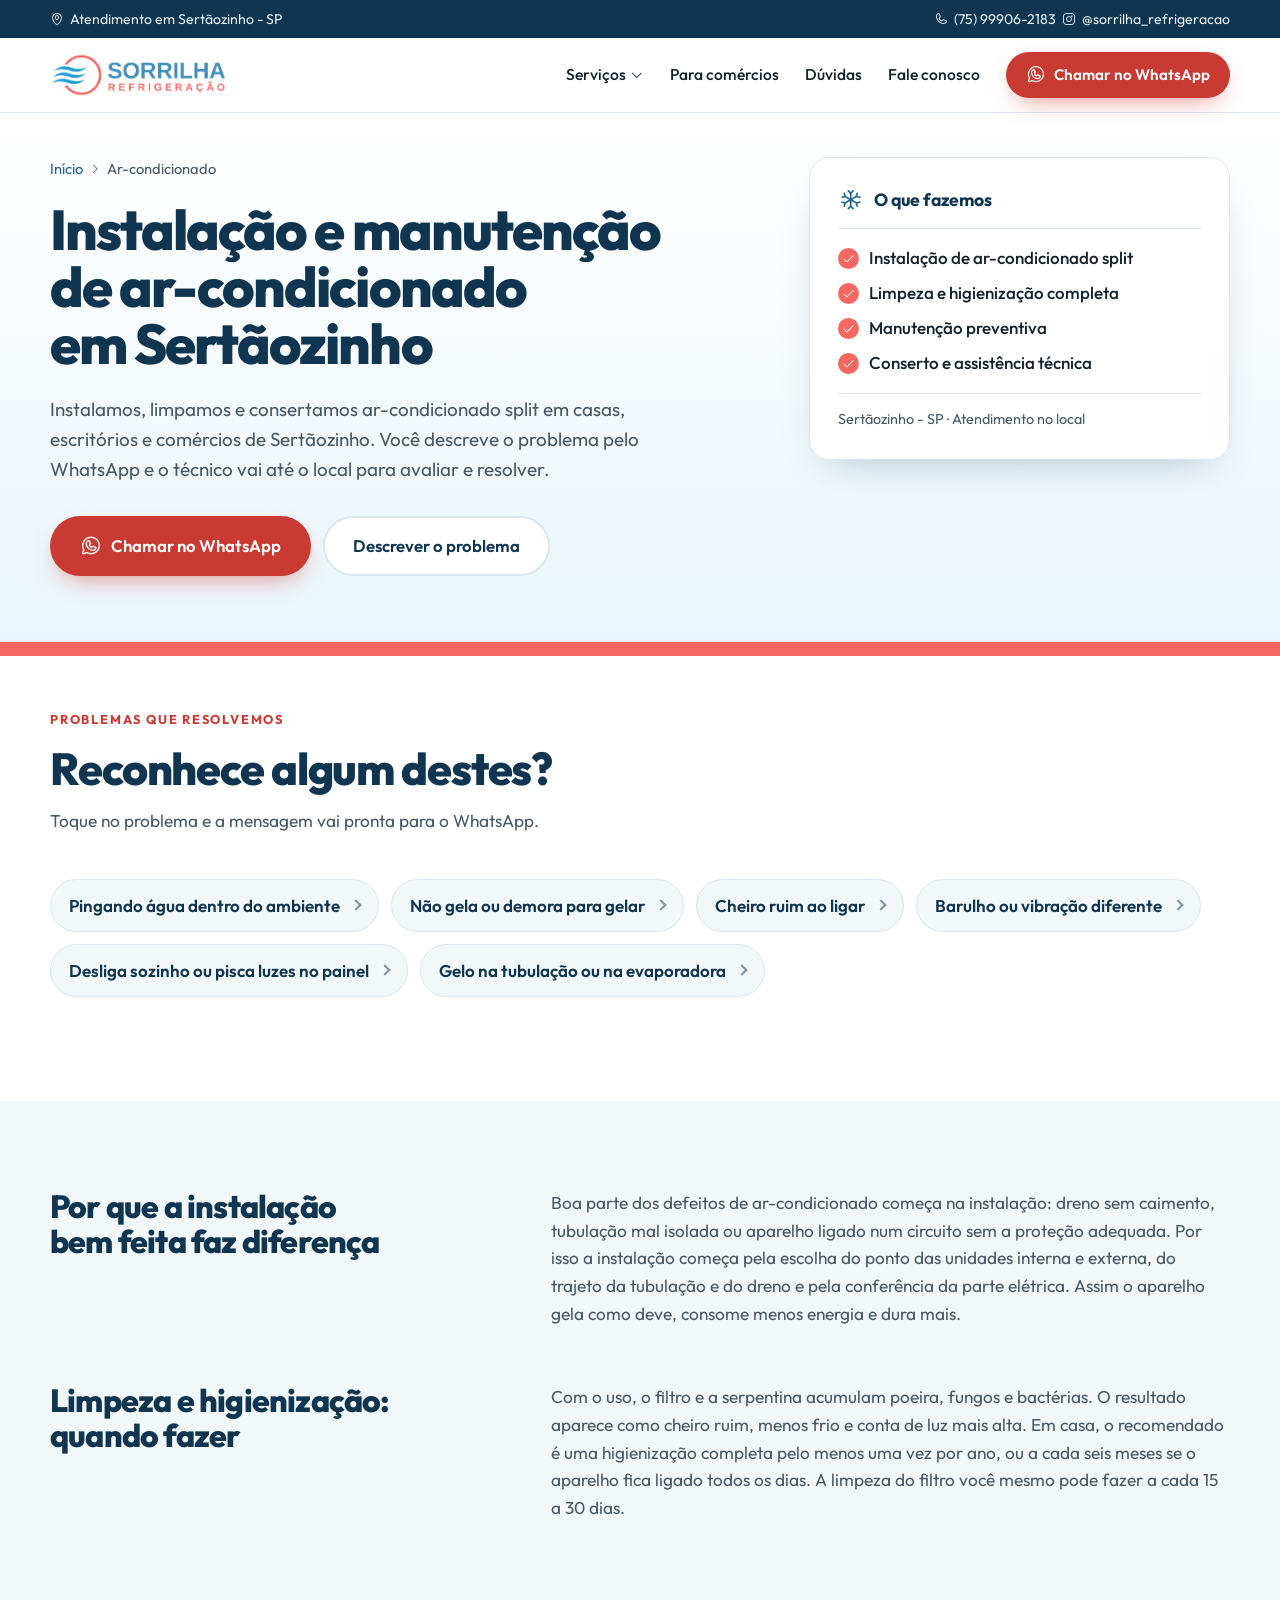
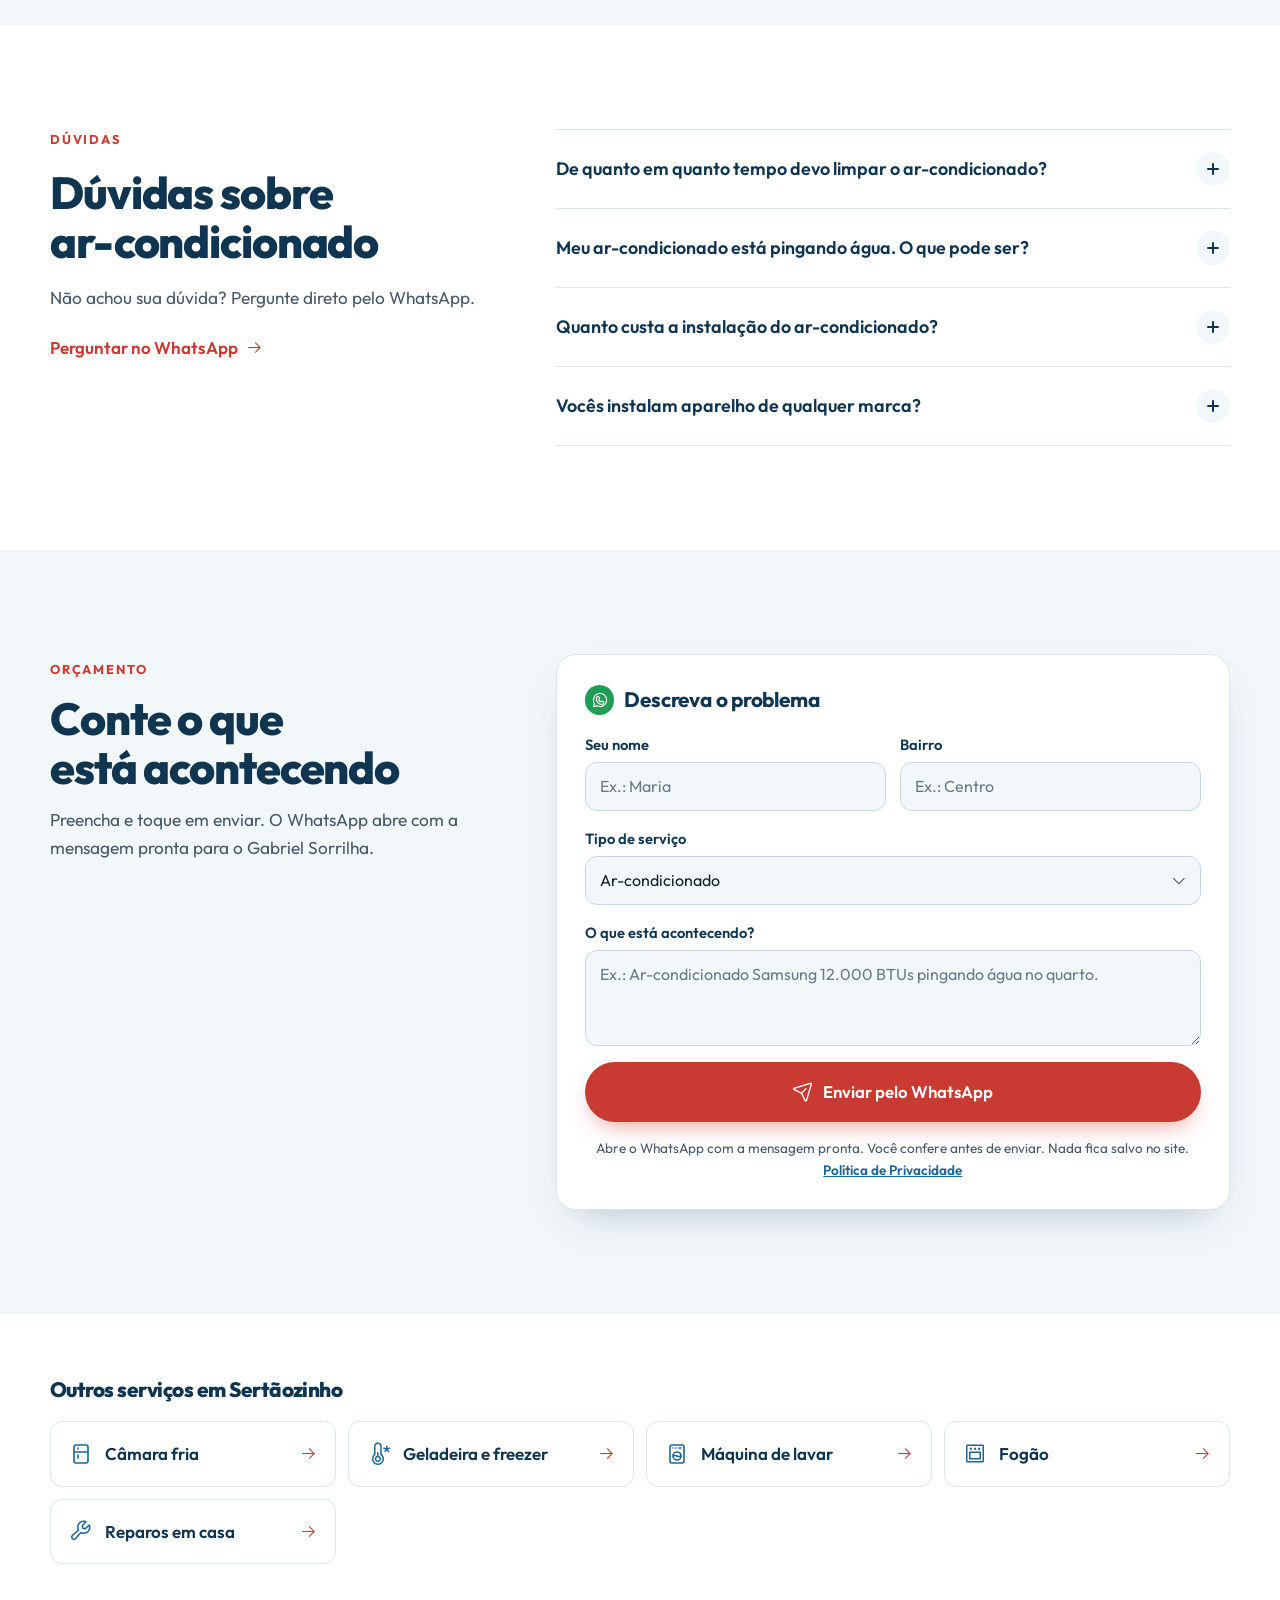
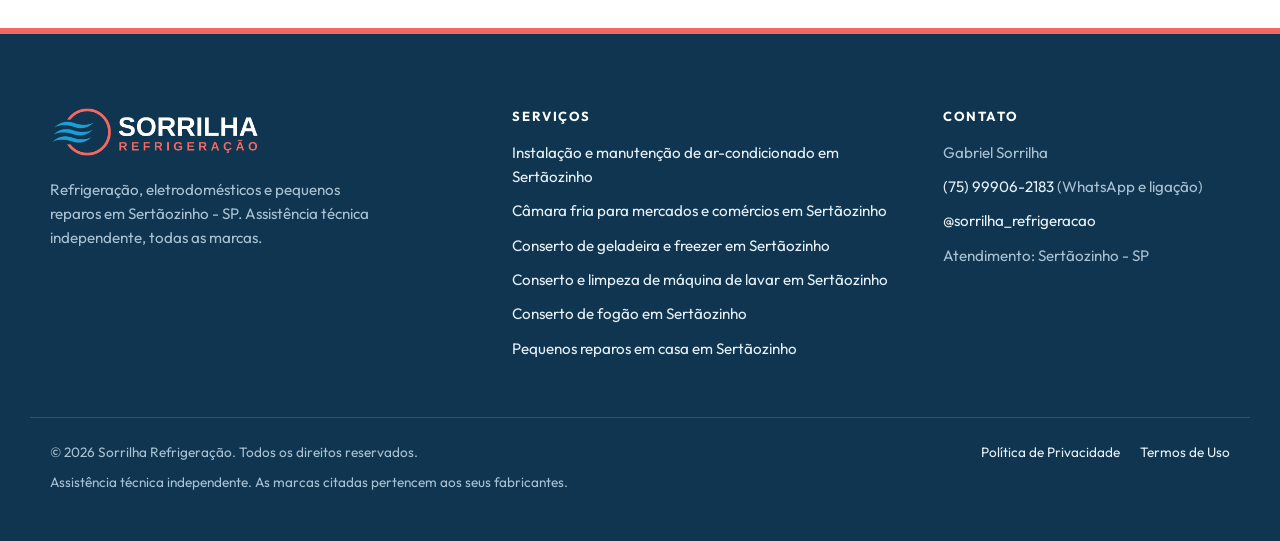
<file: ar-condicionado/index.html>
<!doctype html>
<html lang="pt-BR">
<head>
  <meta charset="utf-8">
  <meta name="viewport" content="width=device-width, initial-scale=1, viewport-fit=cover">
  <title>Instalação de Ar-Condicionado em Sertãozinho | Sorrilha</title>
  <meta name="description" content="Instalação, limpeza, higienização e conserto de ar-condicionado split em Sertãozinho - SP. Casas e comércios, todas as marcas. Orçamento pelo WhatsApp.">
  <meta name="keywords" content="instalação de ar-condicionado Sertãozinho, limpeza de ar-condicionado, higienização de ar-condicionado, conserto de ar-condicionado">
  <link rel="canonical" href="https://helderbento98.github.io/SORRILHA-REFRIGERA-O/ar-condicionado/">
  <meta name="robots" content="index, follow">
  <meta name="theme-color" content="#0f3550">
  <meta name="geo.region" content="BR-SP">
  <meta name="geo.placename" content="Sertãozinho">

  <meta property="og:type" content="website">
  <meta property="og:locale" content="pt_BR">
  <meta property="og:site_name" content="Sorrilha Refrigeração">
  <meta property="og:title" content="Instalação de Ar-Condicionado em Sertãozinho | Sorrilha">
  <meta property="og:description" content="Instalação, limpeza, higienização e conserto de ar-condicionado split em Sertãozinho - SP. Casas e comércios, todas as marcas. Orçamento pelo WhatsApp.">
  <meta property="og:url" content="https://helderbento98.github.io/SORRILHA-REFRIGERA-O/ar-condicionado/">
  <meta property="og:image" content="https://helderbento98.github.io/SORRILHA-REFRIGERA-O/assets/img/og.jpg">
  <meta name="twitter:card" content="summary_large_image">

  <link rel="icon" type="image/png" href="../assets/img/favicon.png">
  <link rel="apple-touch-icon" href="../assets/img/apple-touch-icon.png">
  <link rel="preload" href="../assets/fonts/outfit-variable.woff2" as="font" type="font/woff2" crossorigin>
  <link rel="stylesheet" href="../assets/icons/icons.css">
  <link rel="stylesheet" href="../assets/css/site.css?v=4">
  <script type="application/ld+json">{"@context":"https://schema.org","@type":"Service","name":"Instalação e manutenção de ar-condicionado em Sertãozinho","serviceType":"Ar-condicionado","description":"Instalação, limpeza, higienização e conserto de ar-condicionado split em Sertãozinho - SP. Casas e comércios, todas as marcas. Orçamento pelo WhatsApp.","url":"https://helderbento98.github.io/SORRILHA-REFRIGERA-O/ar-condicionado/","provider":{"@id":"https://helderbento98.github.io/SORRILHA-REFRIGERA-O/#empresa"},"areaServed":{"@type":"City","name":"Sertãozinho - SP"}}</script>
  <script type="application/ld+json">{"@context":"https://schema.org","@type":"BreadcrumbList","itemListElement":[{"@type":"ListItem","position":1,"name":"Início","item":"https://helderbento98.github.io/SORRILHA-REFRIGERA-O/"},{"@type":"ListItem","position":2,"name":"Ar-condicionado","item":"https://helderbento98.github.io/SORRILHA-REFRIGERA-O/ar-condicionado/"}]}</script>
  <script type="application/ld+json">{"@context":"https://schema.org","@type":"FAQPage","mainEntity":[{"@type":"Question","name":"De quanto em quanto tempo devo limpar o ar-condicionado?","acceptedAnswer":{"@type":"Answer","text":"Para uso residencial, uma higienização completa por ano é o mínimo. Se o aparelho fica ligado todos os dias ou o ambiente tem muita poeira, o ideal é a cada seis meses. O filtro pode ser lavado por você a cada 15 a 30 dias."}},{"@type":"Question","name":"Meu ar-condicionado está pingando água. O que pode ser?","acceptedAnswer":{"@type":"Answer","text":"As causas mais comuns são dreno entupido, mangueira do dreno dobrada ou sem caimento e filtro muito sujo, que faz a serpentina congelar e depois gotejar. Desligue o aparelho e peça uma avaliação: a água pode estragar a parede e atingir a parte elétrica."}},{"@type":"Question","name":"Quanto custa a instalação do ar-condicionado?","acceptedAnswer":{"@type":"Answer","text":"Depende da capacidade do aparelho (BTUs), da distância entre as unidades interna e externa e do tipo de parede. Mande pelo WhatsApp o modelo do aparelho e fotos do local para receber uma estimativa."}},{"@type":"Question","name":"Vocês instalam aparelho de qualquer marca?","acceptedAnswer":{"@type":"Answer","text":"Sim. Instalamos e fazemos manutenção em ar-condicionado split de todas as marcas."}}]}</script>
  
  <script>window.SORRILHA = {"whatsapp": "5575999062183", "raiz": "../", "rastreio": false, "adsConversao": "", "metaPixel": ""};</script>
  
  <script src="../assets/js/site.js?v=4" defer></script>
</head>
<body data-servico="ar-condicionado">
  <a class="skip" href="#conteudo">Pular para o conteúdo</a>
  <span id="menu" class="menu-anchor" aria-hidden="true"></span>
  <div class="progress" aria-hidden="true"></div>

  <div class="topbar">
    <div class="wrap topbar__inner">
      <span><i class="ph ph-map-pin" aria-hidden="true"></i> Atendimento em Sertãozinho - SP</span>
      <span class="topbar__right">
        <a href="tel:+5575999062183"><i class="ph ph-phone" aria-hidden="true"></i> (75) 99906-2183</a>
        <a href="https://www.instagram.com/sorrilha_refrigeracao/" target="_blank" rel="noopener"><i class="ph ph-instagram-logo" aria-hidden="true"></i> @sorrilha_refrigeracao</a>
      </span>
    </div>
  </div>

  <header class="nav">
    <div class="wrap nav__inner">
      <a href="../" class="nav__brand" aria-label="Sorrilha Refrigeração, página inicial">
        <img src="../assets/img/logo.png" alt="Sorrilha Refrigeração" width="806" height="200" fetchpriority="high">
      </a>

      <nav class="nav__links" aria-label="Principal">
        <div class="nav__drop">
          <a href="../#servicos" class="nav__droplabel">Serviços <i class="ph ph-caret-down" aria-hidden="true"></i></a>
          <ul class="nav__sub">
            <li><a href="../ar-condicionado/" aria-current="page"><i class="ph ph-snowflake" aria-hidden="true"></i><span><strong>Ar-condicionado</strong><small>Instalação, limpeza, higienização e conserto de ar-condicionado split.</small></span></a></li>
            <li><a href="../camara-fria/"><svg class="ph ico ico-fridge" viewBox="0 0 24 24" fill="none" stroke="currentColor" stroke-width="1.6" stroke-linecap="round" stroke-linejoin="round" aria-hidden="true"><path d="M5 5a2 2 0 0 1 2 -2h10a2 2 0 0 1 2 2v14a2 2 0 0 1 -2 2h-10a2 2 0 0 1 -2 -2l0 -14"/><path d="M5 10h14"/><path class="ico-fridge__h1" d="M9 6v1"/><path class="ico-fridge__h2" d="M9 13v3"/></svg><span><strong>Câmara fria</strong><small>Instalação, manutenção e conserto de câmara fria para mercados e comércios.</small></span></a></li>
            <li><a href="../geladeira-e-freezer/"><i class="ph ph-thermometer-cold" aria-hidden="true"></i><span><strong>Geladeira e freezer</strong><small>Conserto de geladeira e freezer que não gela, forma gelo ou faz barulho.</small></span></a></li>
            <li><a href="../maquina-de-lavar/"><svg class="ph ico ico-wash" viewBox="0 0 24 24" fill="none" stroke="currentColor" stroke-width="1.6" stroke-linecap="round" stroke-linejoin="round" aria-hidden="true"><path d="M5 5a2 2 0 0 1 2 -2h10a2 2 0 0 1 2 2v14a2 2 0 0 1 -2 2h-10a2 2 0 0 1 -2 -2l0 -14"/><path d="M8 6h.01"/><path d="M11 6h.01"/><path d="M14 6h2"/><g class="ico-wash__drum"><path d="M8 14a4 4 0 1 0 8 0a4 4 0 1 0 -8 0"/><path d="M8 14c1.333 -.667 2.667 -.667 4 0c1.333 .667 2.667 .667 4 0"/></g></svg><span><strong>Máquina de lavar</strong><small>Conserto e limpeza completa de máquina de lavar roupas.</small></span></a></li>
            <li><a href="../fogao/"><i class="ph ph-oven" aria-hidden="true"></i><span><strong>Fogão</strong><small>Conserto de boca que não acende, chama amarela, acendimento e forno.</small></span></a></li>
            <li><a href="../reparos-em-casa/"><i class="ph ph-wrench" aria-hidden="true"></i><span><strong>Reparos em casa</strong><small>Tomadas, interruptores, lustres, encanamento e vazamentos.</small></span></a></li>
          </ul>
        </div>
        <a href="../camara-fria/">Para comércios</a>
        <a href="../#duvidas">Dúvidas</a>
        <a href="../#contato">Fale conosco</a>
        <a class="btn btn--primary btn--sm nav__cta" href="https://wa.me/5575999062183?text=Ol%C3%A1%2C%20Gabriel%21%20Vim%20pelo%20site%20e%20gostaria%20de%20um%20or%C3%A7amento." target="_blank" rel="noopener"><i class="ph ph-whatsapp-logo" aria-hidden="true"></i> Chamar no WhatsApp</a>
      </nav>

      <a class="nav__toggle nav__toggle--open" href="#menu" aria-label="Abrir menu"><i class="ph ph-list" aria-hidden="true"></i></a>
      <a class="nav__toggle nav__toggle--close" href="#fechar" aria-label="Fechar menu"><i class="ph ph-x" aria-hidden="true"></i></a>
    </div>
  </header>

  <main id="conteudo">
    <section class="hero hero--page">
      <div class="wrap hero__grid hero__grid--page">
        <div class="hero__copy">
          <nav class="crumbs load" style="--d:0" aria-label="Você está em">
            <a href="../">Início</a> <i class="ph ph-caret-right" aria-hidden="true"></i> <span aria-current="page">Ar-condicionado</span>
          </nav>
          <h1 class="hero__title hero__title--page load" style="--d:1">Instalação e manutenção de ar-condicionado em Sertãozinho</h1>
          <p class="hero__sub load" style="--d:2">Instalamos, limpamos e consertamos ar-condicionado split em casas, escritórios e comércios de Sertãozinho. Você descreve o problema pelo WhatsApp e o técnico vai até o local para avaliar e resolver.</p>
          <div class="hero__ctas load" style="--d:3">
            <a class="btn btn--primary btn--lg" href="https://wa.me/5575999062183?text=Ol%C3%A1%2C%20Gabriel%21%20Vim%20pelo%20site%20e%20preciso%20de%20servi%C3%A7o%20em%20ar-condicionado." target="_blank" rel="noopener"><i class="ph ph-whatsapp-logo" aria-hidden="true"></i> Chamar no WhatsApp</a>
            <a class="btn btn--ghost btn--lg" href="#orcamento">Descrever o problema</a>
          </div>
        </div>
        <aside class="scope load" style="--d:3" aria-label="O que fazemos">
          <p class="scope__t"><i class="ph ph-snowflake" aria-hidden="true"></i> O que fazemos</p>
          <ul>
              <li><i class="ph ph-check" aria-hidden="true"></i> Instalação de ar-condicionado split</li>
              <li><i class="ph ph-check" aria-hidden="true"></i> Limpeza e higienização completa</li>
              <li><i class="ph ph-check" aria-hidden="true"></i> Manutenção preventiva</li>
              <li><i class="ph ph-check" aria-hidden="true"></i> Conserto e assistência técnica</li>
          </ul>
          <p class="scope__foot">Sertãozinho - SP · Atendimento no local</p>
        </aside>
      </div>

      <div class="hero-band" aria-hidden="true"></div>
    </section>

    <section class="section" aria-labelledby="p-t">
      <div class="wrap">
        <div class="section__head reveal">
          <p class="eyebrow">Problemas que resolvemos</p>
          <h2 id="p-t">Reconhece algum destes?</h2>
          <p class="section__sub">Toque no problema e a mensagem vai pronta para o WhatsApp.</p>
        </div>
        <ul class="chips chips--solo reveal">
          <li><a class="chip" href="https://wa.me/5575999062183?text=Ol%C3%A1%2C%20Gabriel%21%20Vim%20pelo%20site.%20Ar-condicionado%3A%20pingando%20%C3%A1gua%20dentro%20do%20ambiente." target="_blank" rel="noopener">Pingando água dentro do ambiente</a></li>
          <li><a class="chip" href="https://wa.me/5575999062183?text=Ol%C3%A1%2C%20Gabriel%21%20Vim%20pelo%20site.%20Ar-condicionado%3A%20n%C3%A3o%20gela%20ou%20demora%20para%20gelar." target="_blank" rel="noopener">Não gela ou demora para gelar</a></li>
          <li><a class="chip" href="https://wa.me/5575999062183?text=Ol%C3%A1%2C%20Gabriel%21%20Vim%20pelo%20site.%20Ar-condicionado%3A%20cheiro%20ruim%20ao%20ligar." target="_blank" rel="noopener">Cheiro ruim ao ligar</a></li>
          <li><a class="chip" href="https://wa.me/5575999062183?text=Ol%C3%A1%2C%20Gabriel%21%20Vim%20pelo%20site.%20Ar-condicionado%3A%20barulho%20ou%20vibra%C3%A7%C3%A3o%20diferente." target="_blank" rel="noopener">Barulho ou vibração diferente</a></li>
          <li><a class="chip" href="https://wa.me/5575999062183?text=Ol%C3%A1%2C%20Gabriel%21%20Vim%20pelo%20site.%20Ar-condicionado%3A%20desliga%20sozinho%20ou%20pisca%20luzes%20no%20painel." target="_blank" rel="noopener">Desliga sozinho ou pisca luzes no painel</a></li>
          <li><a class="chip" href="https://wa.me/5575999062183?text=Ol%C3%A1%2C%20Gabriel%21%20Vim%20pelo%20site.%20Ar-condicionado%3A%20gelo%20na%20tubula%C3%A7%C3%A3o%20ou%20na%20evaporadora." target="_blank" rel="noopener">Gelo na tubulação ou na evaporadora</a></li>
        </ul>
      </div>
    </section>

    <section class="section section--soft section--tight-top" aria-label="Mais informações">
      <div class="wrap prose">
        <div class="prose__block reveal">
          <h2>Por que a instalação bem feita faz diferença</h2>
          <p>Boa parte dos defeitos de ar-condicionado começa na instalação: dreno sem caimento, tubulação mal isolada ou aparelho ligado num circuito sem a proteção adequada. Por isso a instalação começa pela escolha do ponto das unidades interna e externa, do trajeto da tubulação e do dreno e pela conferência da parte elétrica. Assim o aparelho gela como deve, consome menos energia e dura mais.</p>
        </div>

        <div class="prose__block reveal">
          <h2>Limpeza e higienização: quando fazer</h2>
          <p>Com o uso, o filtro e a serpentina acumulam poeira, fungos e bactérias. O resultado aparece como cheiro ruim, menos frio e conta de luz mais alta. Em casa, o recomendado é uma higienização completa pelo menos uma vez por ano, ou a cada seis meses se o aparelho fica ligado todos os dias. A limpeza do filtro você mesmo pode fazer a cada 15 a 30 dias.</p>
        </div>
      </div>
    </section>

    <section class="section" id="duvidas" aria-labelledby="duvidas-t">
      <div class="wrap faq">
        <div class="faq__intro reveal">
          <p class="eyebrow">Dúvidas</p>
          <h2 id="duvidas-t">Dúvidas sobre ar-condicionado</h2>
          <p class="section__sub">Não achou sua dúvida? Pergunte direto pelo WhatsApp.</p>
          <a class="link-arrow" href="https://wa.me/5575999062183?text=Ol%C3%A1%2C%20Gabriel%21%20Vim%20pelo%20site%20e%20tenho%20uma%20d%C3%BAvida." target="_blank" rel="noopener">Perguntar no WhatsApp <i class="ph ph-arrow-right" aria-hidden="true"></i></a>
        </div>
        <div class="faq__list reveal">
          <details class="faq__item">
            <summary>De quanto em quanto tempo devo limpar o ar-condicionado?<span class="faq__icon" aria-hidden="true"></span></summary>
            <p>Para uso residencial, uma higienização completa por ano é o mínimo. Se o aparelho fica ligado todos os dias ou o ambiente tem muita poeira, o ideal é a cada seis meses. O filtro pode ser lavado por você a cada 15 a 30 dias.</p>
          </details>
          <details class="faq__item">
            <summary>Meu ar-condicionado está pingando água. O que pode ser?<span class="faq__icon" aria-hidden="true"></span></summary>
            <p>As causas mais comuns são dreno entupido, mangueira do dreno dobrada ou sem caimento e filtro muito sujo, que faz a serpentina congelar e depois gotejar. Desligue o aparelho e peça uma avaliação: a água pode estragar a parede e atingir a parte elétrica.</p>
          </details>
          <details class="faq__item">
            <summary>Quanto custa a instalação do ar-condicionado?<span class="faq__icon" aria-hidden="true"></span></summary>
            <p>Depende da capacidade do aparelho (BTUs), da distância entre as unidades interna e externa e do tipo de parede. Mande pelo WhatsApp o modelo do aparelho e fotos do local para receber uma estimativa.</p>
          </details>
          <details class="faq__item">
            <summary>Vocês instalam aparelho de qualquer marca?<span class="faq__icon" aria-hidden="true"></span></summary>
            <p>Sim. Instalamos e fazemos manutenção em ar-condicionado split de todas as marcas.</p>
          </details>
        </div>
      </div>
    </section>

    <section class="section section--soft" id="orcamento" aria-labelledby="orc-t">
      <div class="wrap orc">
        <div class="orc__copy reveal">
          <p class="eyebrow">Orçamento</p>
          <h2 id="orc-t">Conte o que está acontecendo</h2>
          <p class="section__sub">Preencha e toque em enviar. O WhatsApp abre com a mensagem pronta para o Gabriel Sorrilha.</p>
        </div>
        <div class="reveal">

        <form class="form js-wa-form" id="f-ar-condicionado" action="https://wa.me/5575999062183" method="get" target="_blank" aria-labelledby="f-ar-condicionado-t">
          <div class="form__head">
            <p class="form__title" id="f-ar-condicionado-t"><i class="ph ph-whatsapp-logo" aria-hidden="true"></i> Descreva o problema</p>
            
          </div>
          <div class="form__row">
            <div class="field">
              <label for="f-ar-condicionado-nome">Seu nome</label>
              <input id="f-ar-condicionado-nome" data-campo="Nome" type="text" autocomplete="name" placeholder="Ex.: Maria">
            </div>
            <div class="field">
              <label for="f-ar-condicionado-bairro">Bairro</label>
              <input id="f-ar-condicionado-bairro" data-campo="Bairro" type="text" autocomplete="address-level3" placeholder="Ex.: Centro">
            </div>
          </div>
          <div class="field">
            <label for="f-ar-condicionado-servico">Tipo de serviço</label>
            <div class="select">
              <select id="f-ar-condicionado-servico" data-campo="Serviço">
                <option selected>Ar-condicionado</option>
                <option>Câmara fria</option>
                <option>Geladeira ou freezer</option>
                <option>Máquina de lavar</option>
                <option>Fogão</option>
                <option>Tomada, lustre ou parte elétrica</option>
                <option>Encanamento ou vazamento</option>
                <option>Outro</option>
              </select>
              <i class="ph ph-caret-down" aria-hidden="true"></i>
            </div>
          </div>
          <div class="field">
            <label for="f-ar-condicionado-problema">O que está acontecendo?</label>
            <textarea id="f-ar-condicionado-problema" data-campo="Problema" name="text" rows="3" required minlength="8"
              placeholder="Ex.: Ar-condicionado Samsung 12.000 BTUs pingando água no quarto."></textarea>
            <p class="field__error">Conte em poucas palavras o que está acontecendo.</p>
          </div>
          <button class="btn btn--primary btn--lg form__submit" type="submit"><i class="ph ph-paper-plane-tilt" aria-hidden="true"></i> Enviar pelo WhatsApp</button>
          <p class="form__note">Abre o WhatsApp com a mensagem pronta. Você confere antes de enviar.
            Nada fica salvo no site. <a href="../politica-de-privacidade/">Política de Privacidade</a></p>
        </form>
        </div>
      </div>
    </section>

    <section class="section section--tight" aria-labelledby="o-t">
      <div class="wrap">
        <h2 id="o-t" class="others__t">Outros serviços em Sertãozinho</h2>
        <ul class="others">
          <li><a class="other" href="../camara-fria/"><svg class="ph ico ico-fridge" viewBox="0 0 24 24" fill="none" stroke="currentColor" stroke-width="1.6" stroke-linecap="round" stroke-linejoin="round" aria-hidden="true"><path d="M5 5a2 2 0 0 1 2 -2h10a2 2 0 0 1 2 2v14a2 2 0 0 1 -2 2h-10a2 2 0 0 1 -2 -2l0 -14"/><path d="M5 10h14"/><path class="ico-fridge__h1" d="M9 6v1"/><path class="ico-fridge__h2" d="M9 13v3"/></svg><span>Câmara fria</span><i class="ph ph-arrow-right" aria-hidden="true"></i></a></li>
          <li><a class="other" href="../geladeira-e-freezer/"><i class="ph ph-thermometer-cold" aria-hidden="true"></i><span>Geladeira e freezer</span><i class="ph ph-arrow-right" aria-hidden="true"></i></a></li>
          <li><a class="other" href="../maquina-de-lavar/"><svg class="ph ico ico-wash" viewBox="0 0 24 24" fill="none" stroke="currentColor" stroke-width="1.6" stroke-linecap="round" stroke-linejoin="round" aria-hidden="true"><path d="M5 5a2 2 0 0 1 2 -2h10a2 2 0 0 1 2 2v14a2 2 0 0 1 -2 2h-10a2 2 0 0 1 -2 -2l0 -14"/><path d="M8 6h.01"/><path d="M11 6h.01"/><path d="M14 6h2"/><g class="ico-wash__drum"><path d="M8 14a4 4 0 1 0 8 0a4 4 0 1 0 -8 0"/><path d="M8 14c1.333 -.667 2.667 -.667 4 0c1.333 .667 2.667 .667 4 0"/></g></svg><span>Máquina de lavar</span><i class="ph ph-arrow-right" aria-hidden="true"></i></a></li>
          <li><a class="other" href="../fogao/"><i class="ph ph-oven" aria-hidden="true"></i><span>Fogão</span><i class="ph ph-arrow-right" aria-hidden="true"></i></a></li>
          <li><a class="other" href="../reparos-em-casa/"><i class="ph ph-wrench" aria-hidden="true"></i><span>Reparos em casa</span><i class="ph ph-arrow-right" aria-hidden="true"></i></a></li>
        </ul>
      </div>
    </section>
  </main>

  <footer class="footer">
    <div class="wrap footer__grid">
      <div class="footer__brand">
        <img src="../assets/img/logo-negativo.png" alt="Sorrilha Refrigeração" width="806" height="200" loading="lazy" decoding="async">
        <p>Refrigeração, eletrodomésticos e pequenos reparos em Sertãozinho - SP. Assistência técnica independente, todas as marcas.</p>
      </div>
      <nav class="footer__col" aria-label="Serviços">
        <p class="footer__h">Serviços</p>
        <ul>
          <li><a href="../ar-condicionado/">Instalação e manutenção de ar-condicionado em Sertãozinho</a></li>
          <li><a href="../camara-fria/">Câmara fria para mercados e comércios em Sertãozinho</a></li>
          <li><a href="../geladeira-e-freezer/">Conserto de geladeira e freezer em Sertãozinho</a></li>
          <li><a href="../maquina-de-lavar/">Conserto e limpeza de máquina de lavar em Sertãozinho</a></li>
          <li><a href="../fogao/">Conserto de fogão em Sertãozinho</a></li>
          <li><a href="../reparos-em-casa/">Pequenos reparos em casa em Sertãozinho</a></li>
        </ul>
      </nav>
      <div class="footer__col">
        <p class="footer__h">Contato</p>
        <ul>
          <li>Gabriel Sorrilha</li>
          <li><a href="tel:+5575999062183">(75) 99906-2183</a> (WhatsApp e ligação)</li>
          <li><a href="https://www.instagram.com/sorrilha_refrigeracao/" target="_blank" rel="noopener">@sorrilha_refrigeracao</a></li>
          <li>Atendimento: Sertãozinho - SP</li>
        </ul>
      </div>
    </div>
    <div class="wrap footer__bottom">
      <p>© 2026 Sorrilha Refrigeração. Todos os direitos reservados.</p>
      <nav class="footer__legal" aria-label="Informações legais">
        <a href="../politica-de-privacidade/">Política de Privacidade</a>
        <a href="../termos-de-uso/">Termos de Uso</a>
      </nav>
      <p class="footer__marcas">Assistência técnica independente. As marcas citadas pertencem aos seus fabricantes.</p>
    </div>
  </footer>

  <a class="fab" href="https://wa.me/5575999062183?text=Ol%C3%A1%2C%20Gabriel%21%20Vim%20pelo%20site%20e%20gostaria%20de%20um%20or%C3%A7amento." target="_blank" rel="noopener" aria-label="Chamar no WhatsApp"><i class="ph ph-whatsapp-logo" aria-hidden="true"></i></a>

</body>
</html>
</file>
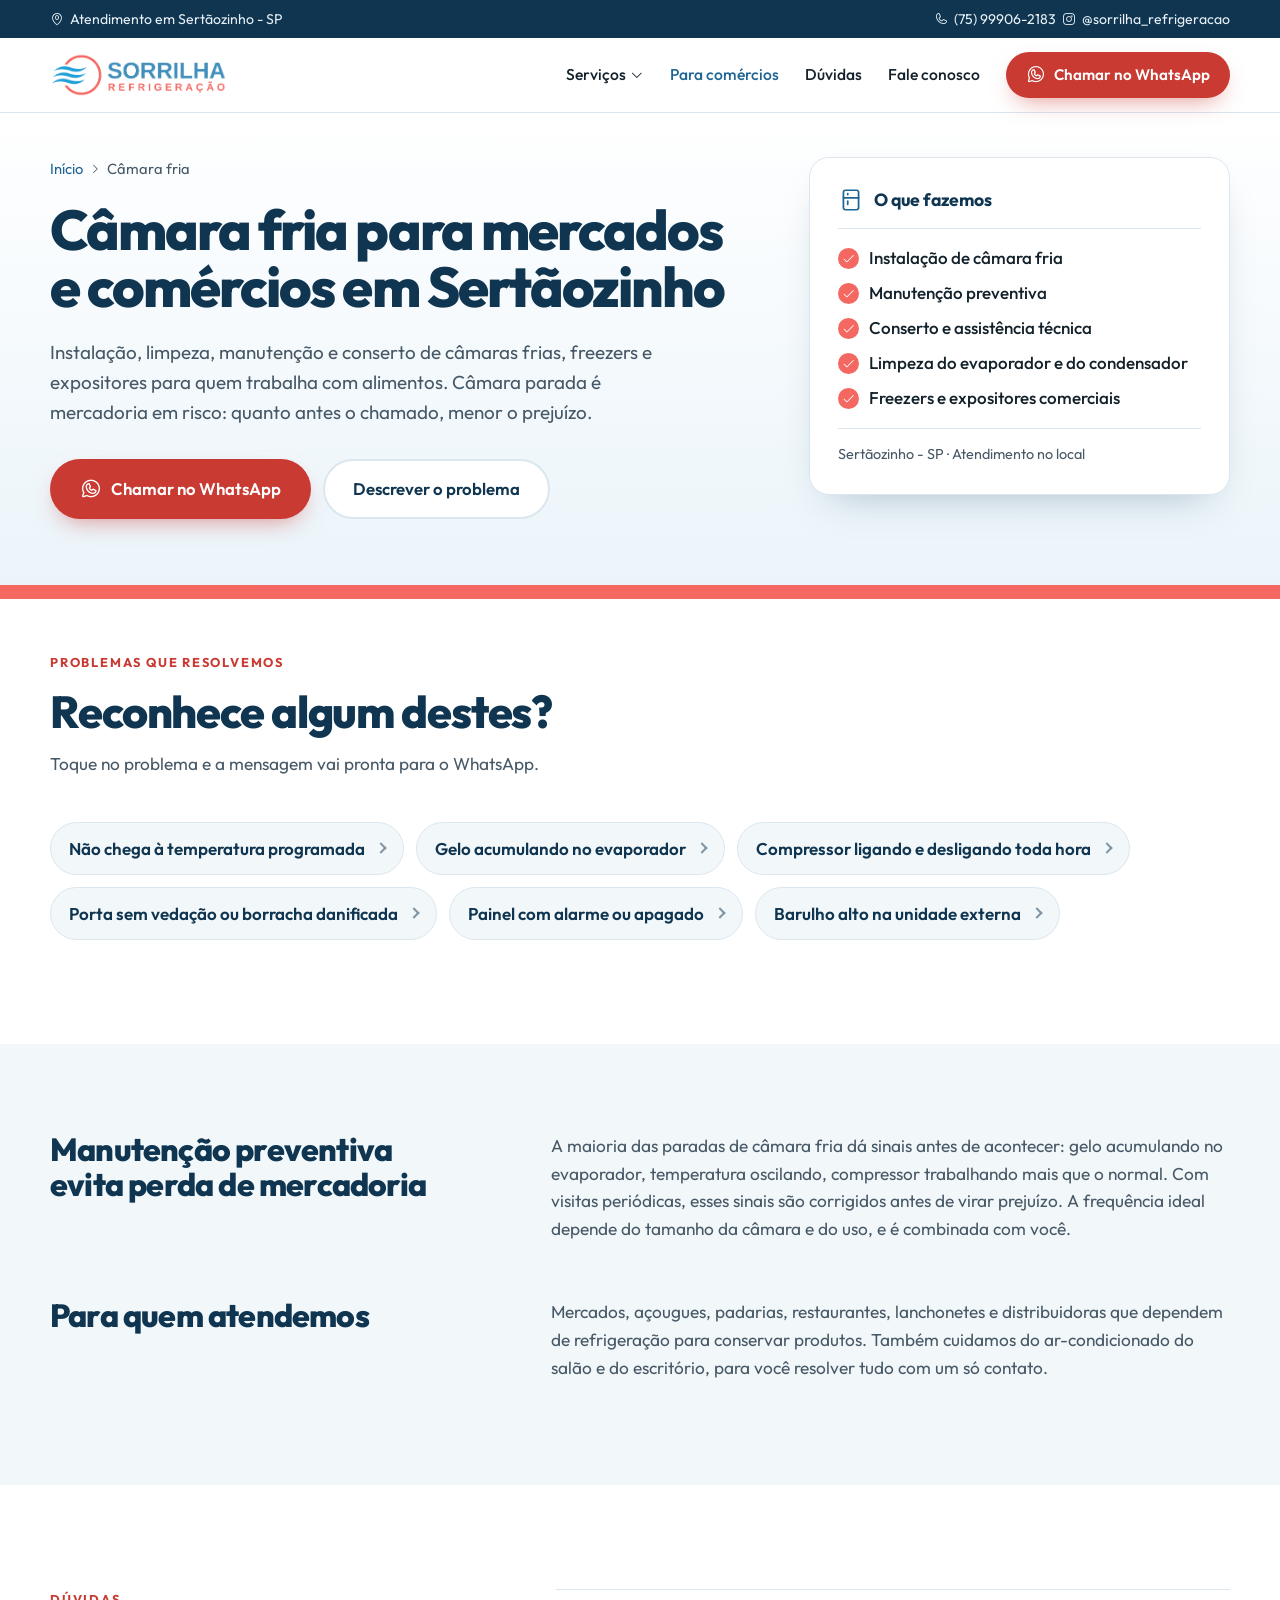
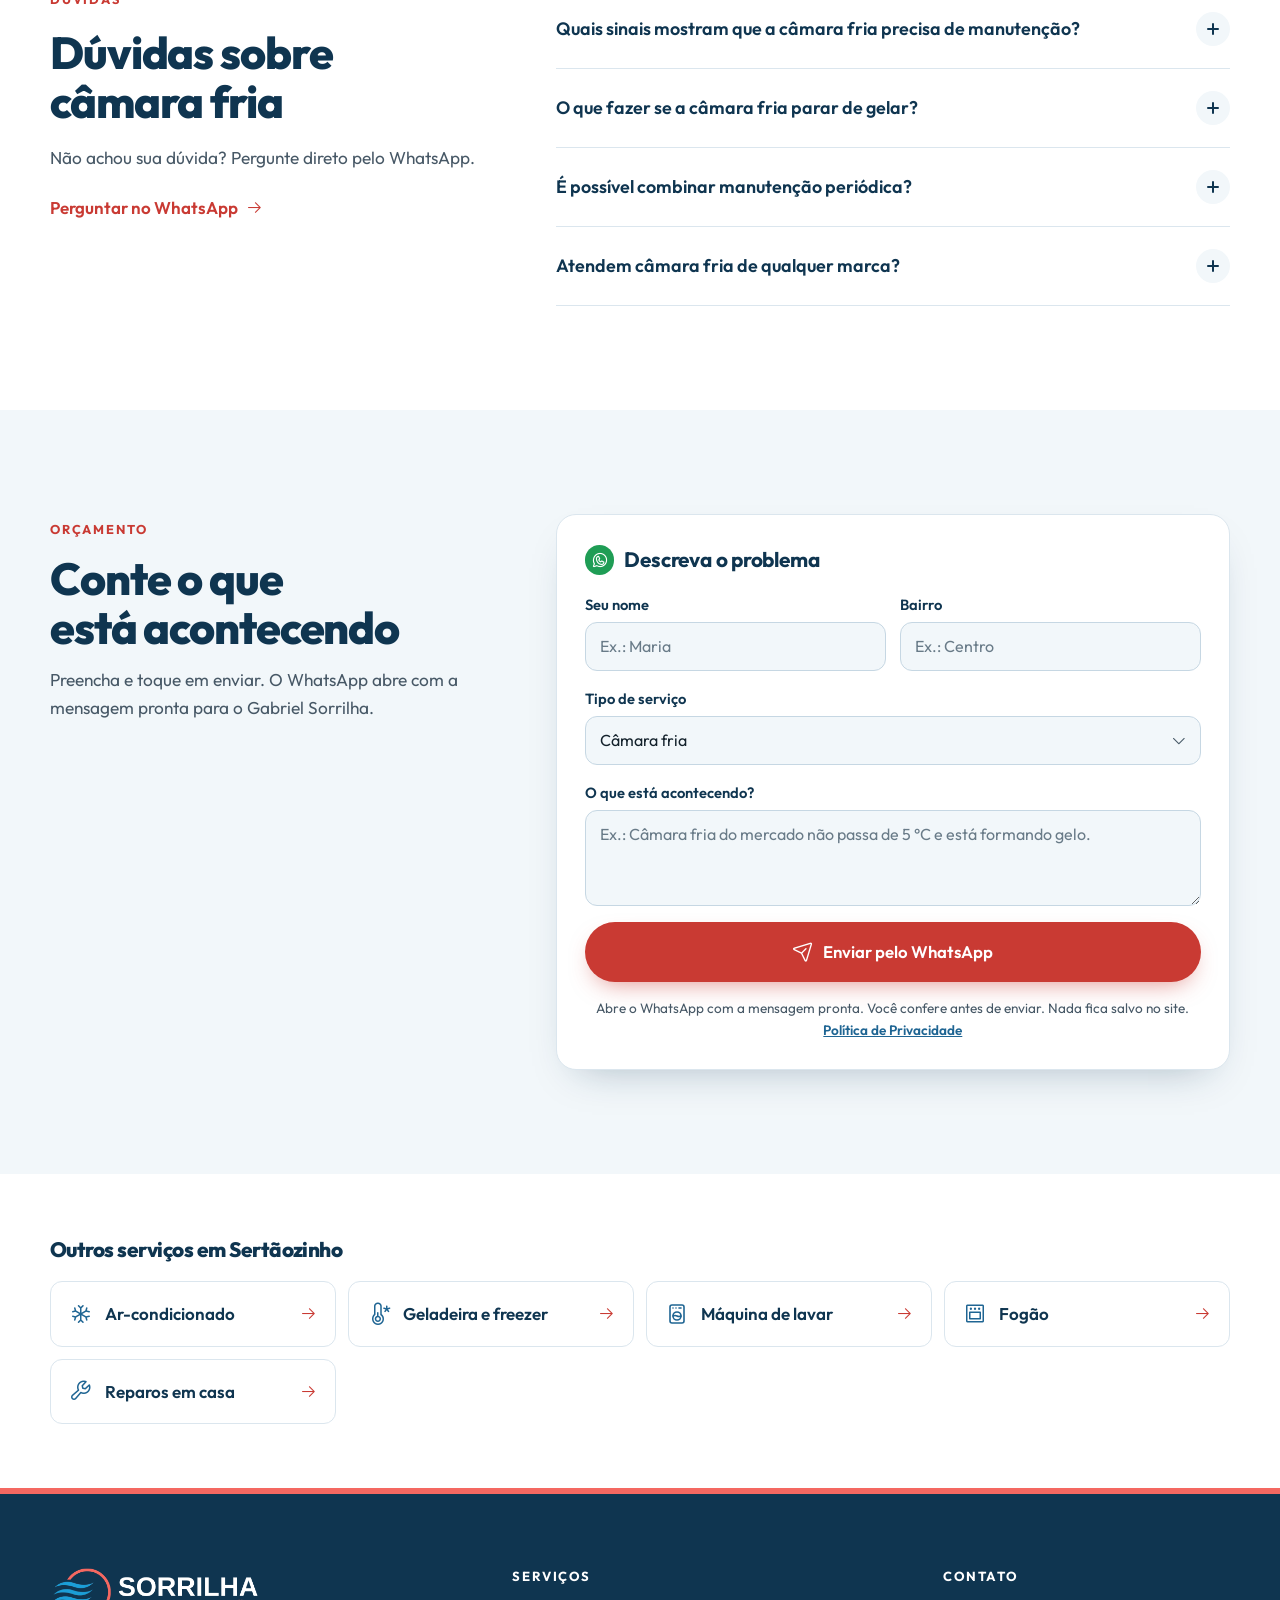
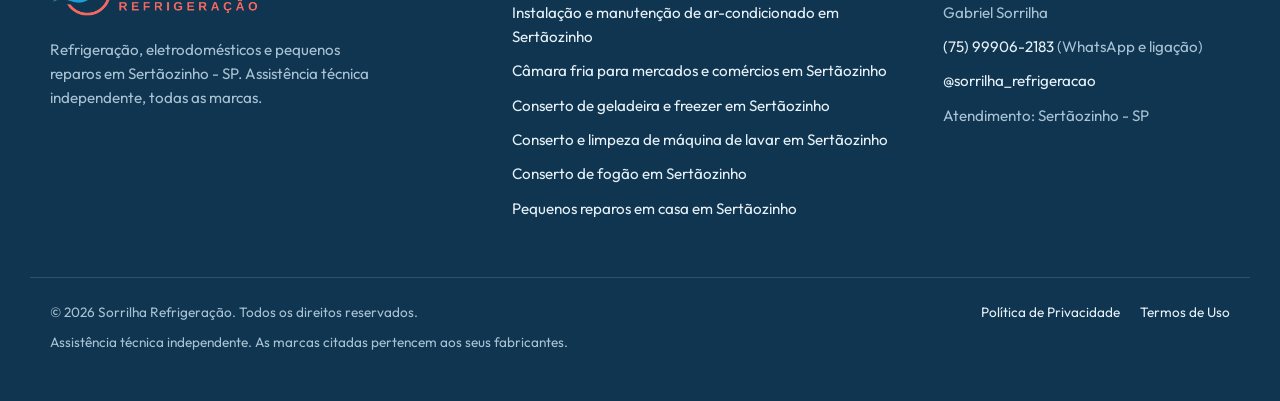
<file: camara-fria/index.html>
<!doctype html>
<html lang="pt-BR">
<head>
  <meta charset="utf-8">
  <meta name="viewport" content="width=device-width, initial-scale=1, viewport-fit=cover">
  <title>Manutenção de Câmara Fria em Sertãozinho | Sorrilha</title>
  <meta name="description" content="Instalação, manutenção preventiva e conserto de câmara fria para mercados, açougues, padarias e restaurantes em Sertãozinho - SP. Chame no WhatsApp.">
  <meta name="keywords" content="câmara fria Sertãozinho, manutenção de câmara fria, conserto de câmara fria, instalação de câmara fria">
  <link rel="canonical" href="https://helderbento98.github.io/SORRILHA-REFRIGERA-O/camara-fria/">
  <meta name="robots" content="index, follow">
  <meta name="theme-color" content="#0f3550">
  <meta name="geo.region" content="BR-SP">
  <meta name="geo.placename" content="Sertãozinho">

  <meta property="og:type" content="website">
  <meta property="og:locale" content="pt_BR">
  <meta property="og:site_name" content="Sorrilha Refrigeração">
  <meta property="og:title" content="Manutenção de Câmara Fria em Sertãozinho | Sorrilha">
  <meta property="og:description" content="Instalação, manutenção preventiva e conserto de câmara fria para mercados, açougues, padarias e restaurantes em Sertãozinho - SP. Chame no WhatsApp.">
  <meta property="og:url" content="https://helderbento98.github.io/SORRILHA-REFRIGERA-O/camara-fria/">
  <meta property="og:image" content="https://helderbento98.github.io/SORRILHA-REFRIGERA-O/assets/img/og.jpg">
  <meta name="twitter:card" content="summary_large_image">

  <link rel="icon" type="image/png" href="../assets/img/favicon.png">
  <link rel="apple-touch-icon" href="../assets/img/apple-touch-icon.png">
  <link rel="preload" href="../assets/fonts/outfit-variable.woff2" as="font" type="font/woff2" crossorigin>
  <link rel="stylesheet" href="../assets/icons/icons.css">
  <link rel="stylesheet" href="../assets/css/site.css?v=4">
  <script type="application/ld+json">{"@context":"https://schema.org","@type":"Service","name":"Câmara fria para mercados e comércios em Sertãozinho","serviceType":"Câmara fria","description":"Instalação, manutenção preventiva e conserto de câmara fria para mercados, açougues, padarias e restaurantes em Sertãozinho - SP. Chame no WhatsApp.","url":"https://helderbento98.github.io/SORRILHA-REFRIGERA-O/camara-fria/","provider":{"@id":"https://helderbento98.github.io/SORRILHA-REFRIGERA-O/#empresa"},"areaServed":{"@type":"City","name":"Sertãozinho - SP"}}</script>
  <script type="application/ld+json">{"@context":"https://schema.org","@type":"BreadcrumbList","itemListElement":[{"@type":"ListItem","position":1,"name":"Início","item":"https://helderbento98.github.io/SORRILHA-REFRIGERA-O/"},{"@type":"ListItem","position":2,"name":"Câmara fria","item":"https://helderbento98.github.io/SORRILHA-REFRIGERA-O/camara-fria/"}]}</script>
  <script type="application/ld+json">{"@context":"https://schema.org","@type":"FAQPage","mainEntity":[{"@type":"Question","name":"Quais sinais mostram que a câmara fria precisa de manutenção?","acceptedAnswer":{"@type":"Answer","text":"Gelo acumulando no evaporador, temperatura que não se mantém, compressor ligando e desligando com frequência, porta que não veda bem e barulho diferente na unidade externa. Qualquer um desses sinais merece avaliação."}},{"@type":"Question","name":"O que fazer se a câmara fria parar de gelar?","acceptedAnswer":{"@type":"Answer","text":"Mantenha a porta fechada o máximo possível para conservar o frio, confira se o disjuntor não desarmou e chame pelo WhatsApp informando a temperatura que aparece no painel."}},{"@type":"Question","name":"É possível combinar manutenção periódica?","acceptedAnswer":{"@type":"Answer","text":"Sim. A frequência das visitas é definida de acordo com o tamanho da câmara e com o uso no seu comércio."}},{"@type":"Question","name":"Atendem câmara fria de qualquer marca?","acceptedAnswer":{"@type":"Answer","text":"Sim. Atendemos câmaras frias, freezers e expositores comerciais de todas as marcas."}}]}</script>
  
  <script>window.SORRILHA = {"whatsapp": "5575999062183", "raiz": "../", "rastreio": false, "adsConversao": "", "metaPixel": ""};</script>
  
  <script src="../assets/js/site.js?v=4" defer></script>
</head>
<body data-servico="camara-fria">
  <a class="skip" href="#conteudo">Pular para o conteúdo</a>
  <span id="menu" class="menu-anchor" aria-hidden="true"></span>
  <div class="progress" aria-hidden="true"></div>

  <div class="topbar">
    <div class="wrap topbar__inner">
      <span><i class="ph ph-map-pin" aria-hidden="true"></i> Atendimento em Sertãozinho - SP</span>
      <span class="topbar__right">
        <a href="tel:+5575999062183"><i class="ph ph-phone" aria-hidden="true"></i> (75) 99906-2183</a>
        <a href="https://www.instagram.com/sorrilha_refrigeracao/" target="_blank" rel="noopener"><i class="ph ph-instagram-logo" aria-hidden="true"></i> @sorrilha_refrigeracao</a>
      </span>
    </div>
  </div>

  <header class="nav">
    <div class="wrap nav__inner">
      <a href="../" class="nav__brand" aria-label="Sorrilha Refrigeração, página inicial">
        <img src="../assets/img/logo.png" alt="Sorrilha Refrigeração" width="806" height="200" fetchpriority="high">
      </a>

      <nav class="nav__links" aria-label="Principal">
        <div class="nav__drop">
          <a href="../#servicos" class="nav__droplabel">Serviços <i class="ph ph-caret-down" aria-hidden="true"></i></a>
          <ul class="nav__sub">
            <li><a href="../ar-condicionado/"><i class="ph ph-snowflake" aria-hidden="true"></i><span><strong>Ar-condicionado</strong><small>Instalação, limpeza, higienização e conserto de ar-condicionado split.</small></span></a></li>
            <li><a href="../camara-fria/" aria-current="page"><svg class="ph ico ico-fridge" viewBox="0 0 24 24" fill="none" stroke="currentColor" stroke-width="1.6" stroke-linecap="round" stroke-linejoin="round" aria-hidden="true"><path d="M5 5a2 2 0 0 1 2 -2h10a2 2 0 0 1 2 2v14a2 2 0 0 1 -2 2h-10a2 2 0 0 1 -2 -2l0 -14"/><path d="M5 10h14"/><path class="ico-fridge__h1" d="M9 6v1"/><path class="ico-fridge__h2" d="M9 13v3"/></svg><span><strong>Câmara fria</strong><small>Instalação, manutenção e conserto de câmara fria para mercados e comércios.</small></span></a></li>
            <li><a href="../geladeira-e-freezer/"><i class="ph ph-thermometer-cold" aria-hidden="true"></i><span><strong>Geladeira e freezer</strong><small>Conserto de geladeira e freezer que não gela, forma gelo ou faz barulho.</small></span></a></li>
            <li><a href="../maquina-de-lavar/"><svg class="ph ico ico-wash" viewBox="0 0 24 24" fill="none" stroke="currentColor" stroke-width="1.6" stroke-linecap="round" stroke-linejoin="round" aria-hidden="true"><path d="M5 5a2 2 0 0 1 2 -2h10a2 2 0 0 1 2 2v14a2 2 0 0 1 -2 2h-10a2 2 0 0 1 -2 -2l0 -14"/><path d="M8 6h.01"/><path d="M11 6h.01"/><path d="M14 6h2"/><g class="ico-wash__drum"><path d="M8 14a4 4 0 1 0 8 0a4 4 0 1 0 -8 0"/><path d="M8 14c1.333 -.667 2.667 -.667 4 0c1.333 .667 2.667 .667 4 0"/></g></svg><span><strong>Máquina de lavar</strong><small>Conserto e limpeza completa de máquina de lavar roupas.</small></span></a></li>
            <li><a href="../fogao/"><i class="ph ph-oven" aria-hidden="true"></i><span><strong>Fogão</strong><small>Conserto de boca que não acende, chama amarela, acendimento e forno.</small></span></a></li>
            <li><a href="../reparos-em-casa/"><i class="ph ph-wrench" aria-hidden="true"></i><span><strong>Reparos em casa</strong><small>Tomadas, interruptores, lustres, encanamento e vazamentos.</small></span></a></li>
          </ul>
        </div>
        <a href="../camara-fria/" aria-current="page">Para comércios</a>
        <a href="../#duvidas">Dúvidas</a>
        <a href="../#contato">Fale conosco</a>
        <a class="btn btn--primary btn--sm nav__cta" href="https://wa.me/5575999062183?text=Ol%C3%A1%2C%20Gabriel%21%20Vim%20pelo%20site%20e%20gostaria%20de%20um%20or%C3%A7amento." target="_blank" rel="noopener"><i class="ph ph-whatsapp-logo" aria-hidden="true"></i> Chamar no WhatsApp</a>
      </nav>

      <a class="nav__toggle nav__toggle--open" href="#menu" aria-label="Abrir menu"><i class="ph ph-list" aria-hidden="true"></i></a>
      <a class="nav__toggle nav__toggle--close" href="#fechar" aria-label="Fechar menu"><i class="ph ph-x" aria-hidden="true"></i></a>
    </div>
  </header>

  <main id="conteudo">
    <section class="hero hero--page">
      <div class="wrap hero__grid hero__grid--page">
        <div class="hero__copy">
          <nav class="crumbs load" style="--d:0" aria-label="Você está em">
            <a href="../">Início</a> <i class="ph ph-caret-right" aria-hidden="true"></i> <span aria-current="page">Câmara fria</span>
          </nav>
          <h1 class="hero__title hero__title--page load" style="--d:1">Câmara fria para mercados e comércios em Sertãozinho</h1>
          <p class="hero__sub load" style="--d:2">Instalação, limpeza, manutenção e conserto de câmaras frias, freezers e expositores para quem trabalha com alimentos. Câmara parada é mercadoria em risco: quanto antes o chamado, menor o prejuízo.</p>
          <div class="hero__ctas load" style="--d:3">
            <a class="btn btn--primary btn--lg" href="https://wa.me/5575999062183?text=Ol%C3%A1%2C%20Gabriel%21%20Vim%20pelo%20site.%20Tenho%20um%20com%C3%A9rcio%20e%20preciso%20de%20atendimento%20em%20c%C3%A2mara%20fria." target="_blank" rel="noopener"><i class="ph ph-whatsapp-logo" aria-hidden="true"></i> Chamar no WhatsApp</a>
            <a class="btn btn--ghost btn--lg" href="#orcamento">Descrever o problema</a>
          </div>
        </div>
        <aside class="scope load" style="--d:3" aria-label="O que fazemos">
          <p class="scope__t"><svg class="ph ico ico-fridge" viewBox="0 0 24 24" fill="none" stroke="currentColor" stroke-width="1.6" stroke-linecap="round" stroke-linejoin="round" aria-hidden="true"><path d="M5 5a2 2 0 0 1 2 -2h10a2 2 0 0 1 2 2v14a2 2 0 0 1 -2 2h-10a2 2 0 0 1 -2 -2l0 -14"/><path d="M5 10h14"/><path class="ico-fridge__h1" d="M9 6v1"/><path class="ico-fridge__h2" d="M9 13v3"/></svg> O que fazemos</p>
          <ul>
              <li><i class="ph ph-check" aria-hidden="true"></i> Instalação de câmara fria</li>
              <li><i class="ph ph-check" aria-hidden="true"></i> Manutenção preventiva</li>
              <li><i class="ph ph-check" aria-hidden="true"></i> Conserto e assistência técnica</li>
              <li><i class="ph ph-check" aria-hidden="true"></i> Limpeza do evaporador e do condensador</li>
              <li><i class="ph ph-check" aria-hidden="true"></i> Freezers e expositores comerciais</li>
          </ul>
          <p class="scope__foot">Sertãozinho - SP · Atendimento no local</p>
        </aside>
      </div>

      <div class="hero-band" aria-hidden="true"></div>
    </section>

    <section class="section" aria-labelledby="p-t">
      <div class="wrap">
        <div class="section__head reveal">
          <p class="eyebrow">Problemas que resolvemos</p>
          <h2 id="p-t">Reconhece algum destes?</h2>
          <p class="section__sub">Toque no problema e a mensagem vai pronta para o WhatsApp.</p>
        </div>
        <ul class="chips chips--solo reveal">
          <li><a class="chip" href="https://wa.me/5575999062183?text=Ol%C3%A1%2C%20Gabriel%21%20Vim%20pelo%20site.%20C%C3%A2mara%20fria%3A%20n%C3%A3o%20chega%20%C3%A0%20temperatura%20programada." target="_blank" rel="noopener">Não chega à temperatura programada</a></li>
          <li><a class="chip" href="https://wa.me/5575999062183?text=Ol%C3%A1%2C%20Gabriel%21%20Vim%20pelo%20site.%20C%C3%A2mara%20fria%3A%20gelo%20acumulando%20no%20evaporador." target="_blank" rel="noopener">Gelo acumulando no evaporador</a></li>
          <li><a class="chip" href="https://wa.me/5575999062183?text=Ol%C3%A1%2C%20Gabriel%21%20Vim%20pelo%20site.%20C%C3%A2mara%20fria%3A%20compressor%20ligando%20e%20desligando%20toda%20hora." target="_blank" rel="noopener">Compressor ligando e desligando toda hora</a></li>
          <li><a class="chip" href="https://wa.me/5575999062183?text=Ol%C3%A1%2C%20Gabriel%21%20Vim%20pelo%20site.%20C%C3%A2mara%20fria%3A%20porta%20sem%20veda%C3%A7%C3%A3o%20ou%20borracha%20danificada." target="_blank" rel="noopener">Porta sem vedação ou borracha danificada</a></li>
          <li><a class="chip" href="https://wa.me/5575999062183?text=Ol%C3%A1%2C%20Gabriel%21%20Vim%20pelo%20site.%20C%C3%A2mara%20fria%3A%20painel%20com%20alarme%20ou%20apagado." target="_blank" rel="noopener">Painel com alarme ou apagado</a></li>
          <li><a class="chip" href="https://wa.me/5575999062183?text=Ol%C3%A1%2C%20Gabriel%21%20Vim%20pelo%20site.%20C%C3%A2mara%20fria%3A%20barulho%20alto%20na%20unidade%20externa." target="_blank" rel="noopener">Barulho alto na unidade externa</a></li>
        </ul>
      </div>
    </section>

    <section class="section section--soft section--tight-top" aria-label="Mais informações">
      <div class="wrap prose">
        <div class="prose__block reveal">
          <h2>Manutenção preventiva evita perda de mercadoria</h2>
          <p>A maioria das paradas de câmara fria dá sinais antes de acontecer: gelo acumulando no evaporador, temperatura oscilando, compressor trabalhando mais que o normal. Com visitas periódicas, esses sinais são corrigidos antes de virar prejuízo. A frequência ideal depende do tamanho da câmara e do uso, e é combinada com você.</p>
        </div>

        <div class="prose__block reveal">
          <h2>Para quem atendemos</h2>
          <p>Mercados, açougues, padarias, restaurantes, lanchonetes e distribuidoras que dependem de refrigeração para conservar produtos. Também cuidamos do ar-condicionado do salão e do escritório, para você resolver tudo com um só contato.</p>
        </div>
      </div>
    </section>

    <section class="section" id="duvidas" aria-labelledby="duvidas-t">
      <div class="wrap faq">
        <div class="faq__intro reveal">
          <p class="eyebrow">Dúvidas</p>
          <h2 id="duvidas-t">Dúvidas sobre câmara fria</h2>
          <p class="section__sub">Não achou sua dúvida? Pergunte direto pelo WhatsApp.</p>
          <a class="link-arrow" href="https://wa.me/5575999062183?text=Ol%C3%A1%2C%20Gabriel%21%20Vim%20pelo%20site%20e%20tenho%20uma%20d%C3%BAvida." target="_blank" rel="noopener">Perguntar no WhatsApp <i class="ph ph-arrow-right" aria-hidden="true"></i></a>
        </div>
        <div class="faq__list reveal">
          <details class="faq__item">
            <summary>Quais sinais mostram que a câmara fria precisa de manutenção?<span class="faq__icon" aria-hidden="true"></span></summary>
            <p>Gelo acumulando no evaporador, temperatura que não se mantém, compressor ligando e desligando com frequência, porta que não veda bem e barulho diferente na unidade externa. Qualquer um desses sinais merece avaliação.</p>
          </details>
          <details class="faq__item">
            <summary>O que fazer se a câmara fria parar de gelar?<span class="faq__icon" aria-hidden="true"></span></summary>
            <p>Mantenha a porta fechada o máximo possível para conservar o frio, confira se o disjuntor não desarmou e chame pelo WhatsApp informando a temperatura que aparece no painel.</p>
          </details>
          <details class="faq__item">
            <summary>É possível combinar manutenção periódica?<span class="faq__icon" aria-hidden="true"></span></summary>
            <p>Sim. A frequência das visitas é definida de acordo com o tamanho da câmara e com o uso no seu comércio.</p>
          </details>
          <details class="faq__item">
            <summary>Atendem câmara fria de qualquer marca?<span class="faq__icon" aria-hidden="true"></span></summary>
            <p>Sim. Atendemos câmaras frias, freezers e expositores comerciais de todas as marcas.</p>
          </details>
        </div>
      </div>
    </section>

    <section class="section section--soft" id="orcamento" aria-labelledby="orc-t">
      <div class="wrap orc">
        <div class="orc__copy reveal">
          <p class="eyebrow">Orçamento</p>
          <h2 id="orc-t">Conte o que está acontecendo</h2>
          <p class="section__sub">Preencha e toque em enviar. O WhatsApp abre com a mensagem pronta para o Gabriel Sorrilha.</p>
        </div>
        <div class="reveal">

        <form class="form js-wa-form" id="f-camara-fria" action="https://wa.me/5575999062183" method="get" target="_blank" aria-labelledby="f-camara-fria-t">
          <div class="form__head">
            <p class="form__title" id="f-camara-fria-t"><i class="ph ph-whatsapp-logo" aria-hidden="true"></i> Descreva o problema</p>
            
          </div>
          <div class="form__row">
            <div class="field">
              <label for="f-camara-fria-nome">Seu nome</label>
              <input id="f-camara-fria-nome" data-campo="Nome" type="text" autocomplete="name" placeholder="Ex.: Maria">
            </div>
            <div class="field">
              <label for="f-camara-fria-bairro">Bairro</label>
              <input id="f-camara-fria-bairro" data-campo="Bairro" type="text" autocomplete="address-level3" placeholder="Ex.: Centro">
            </div>
          </div>
          <div class="field">
            <label for="f-camara-fria-servico">Tipo de serviço</label>
            <div class="select">
              <select id="f-camara-fria-servico" data-campo="Serviço">
                <option>Ar-condicionado</option>
                <option selected>Câmara fria</option>
                <option>Geladeira ou freezer</option>
                <option>Máquina de lavar</option>
                <option>Fogão</option>
                <option>Tomada, lustre ou parte elétrica</option>
                <option>Encanamento ou vazamento</option>
                <option>Outro</option>
              </select>
              <i class="ph ph-caret-down" aria-hidden="true"></i>
            </div>
          </div>
          <div class="field">
            <label for="f-camara-fria-problema">O que está acontecendo?</label>
            <textarea id="f-camara-fria-problema" data-campo="Problema" name="text" rows="3" required minlength="8"
              placeholder="Ex.: Câmara fria do mercado não passa de 5 °C e está formando gelo."></textarea>
            <p class="field__error">Conte em poucas palavras o que está acontecendo.</p>
          </div>
          <button class="btn btn--primary btn--lg form__submit" type="submit"><i class="ph ph-paper-plane-tilt" aria-hidden="true"></i> Enviar pelo WhatsApp</button>
          <p class="form__note">Abre o WhatsApp com a mensagem pronta. Você confere antes de enviar.
            Nada fica salvo no site. <a href="../politica-de-privacidade/">Política de Privacidade</a></p>
        </form>
        </div>
      </div>
    </section>

    <section class="section section--tight" aria-labelledby="o-t">
      <div class="wrap">
        <h2 id="o-t" class="others__t">Outros serviços em Sertãozinho</h2>
        <ul class="others">
          <li><a class="other" href="../ar-condicionado/"><i class="ph ph-snowflake" aria-hidden="true"></i><span>Ar-condicionado</span><i class="ph ph-arrow-right" aria-hidden="true"></i></a></li>
          <li><a class="other" href="../geladeira-e-freezer/"><i class="ph ph-thermometer-cold" aria-hidden="true"></i><span>Geladeira e freezer</span><i class="ph ph-arrow-right" aria-hidden="true"></i></a></li>
          <li><a class="other" href="../maquina-de-lavar/"><svg class="ph ico ico-wash" viewBox="0 0 24 24" fill="none" stroke="currentColor" stroke-width="1.6" stroke-linecap="round" stroke-linejoin="round" aria-hidden="true"><path d="M5 5a2 2 0 0 1 2 -2h10a2 2 0 0 1 2 2v14a2 2 0 0 1 -2 2h-10a2 2 0 0 1 -2 -2l0 -14"/><path d="M8 6h.01"/><path d="M11 6h.01"/><path d="M14 6h2"/><g class="ico-wash__drum"><path d="M8 14a4 4 0 1 0 8 0a4 4 0 1 0 -8 0"/><path d="M8 14c1.333 -.667 2.667 -.667 4 0c1.333 .667 2.667 .667 4 0"/></g></svg><span>Máquina de lavar</span><i class="ph ph-arrow-right" aria-hidden="true"></i></a></li>
          <li><a class="other" href="../fogao/"><i class="ph ph-oven" aria-hidden="true"></i><span>Fogão</span><i class="ph ph-arrow-right" aria-hidden="true"></i></a></li>
          <li><a class="other" href="../reparos-em-casa/"><i class="ph ph-wrench" aria-hidden="true"></i><span>Reparos em casa</span><i class="ph ph-arrow-right" aria-hidden="true"></i></a></li>
        </ul>
      </div>
    </section>
  </main>

  <footer class="footer">
    <div class="wrap footer__grid">
      <div class="footer__brand">
        <img src="../assets/img/logo-negativo.png" alt="Sorrilha Refrigeração" width="806" height="200" loading="lazy" decoding="async">
        <p>Refrigeração, eletrodomésticos e pequenos reparos em Sertãozinho - SP. Assistência técnica independente, todas as marcas.</p>
      </div>
      <nav class="footer__col" aria-label="Serviços">
        <p class="footer__h">Serviços</p>
        <ul>
          <li><a href="../ar-condicionado/">Instalação e manutenção de ar-condicionado em Sertãozinho</a></li>
          <li><a href="../camara-fria/">Câmara fria para mercados e comércios em Sertãozinho</a></li>
          <li><a href="../geladeira-e-freezer/">Conserto de geladeira e freezer em Sertãozinho</a></li>
          <li><a href="../maquina-de-lavar/">Conserto e limpeza de máquina de lavar em Sertãozinho</a></li>
          <li><a href="../fogao/">Conserto de fogão em Sertãozinho</a></li>
          <li><a href="../reparos-em-casa/">Pequenos reparos em casa em Sertãozinho</a></li>
        </ul>
      </nav>
      <div class="footer__col">
        <p class="footer__h">Contato</p>
        <ul>
          <li>Gabriel Sorrilha</li>
          <li><a href="tel:+5575999062183">(75) 99906-2183</a> (WhatsApp e ligação)</li>
          <li><a href="https://www.instagram.com/sorrilha_refrigeracao/" target="_blank" rel="noopener">@sorrilha_refrigeracao</a></li>
          <li>Atendimento: Sertãozinho - SP</li>
        </ul>
      </div>
    </div>
    <div class="wrap footer__bottom">
      <p>© 2026 Sorrilha Refrigeração. Todos os direitos reservados.</p>
      <nav class="footer__legal" aria-label="Informações legais">
        <a href="../politica-de-privacidade/">Política de Privacidade</a>
        <a href="../termos-de-uso/">Termos de Uso</a>
      </nav>
      <p class="footer__marcas">Assistência técnica independente. As marcas citadas pertencem aos seus fabricantes.</p>
    </div>
  </footer>

  <a class="fab" href="https://wa.me/5575999062183?text=Ol%C3%A1%2C%20Gabriel%21%20Vim%20pelo%20site%20e%20gostaria%20de%20um%20or%C3%A7amento." target="_blank" rel="noopener" aria-label="Chamar no WhatsApp"><i class="ph ph-whatsapp-logo" aria-hidden="true"></i></a>

</body>
</html>
</file>
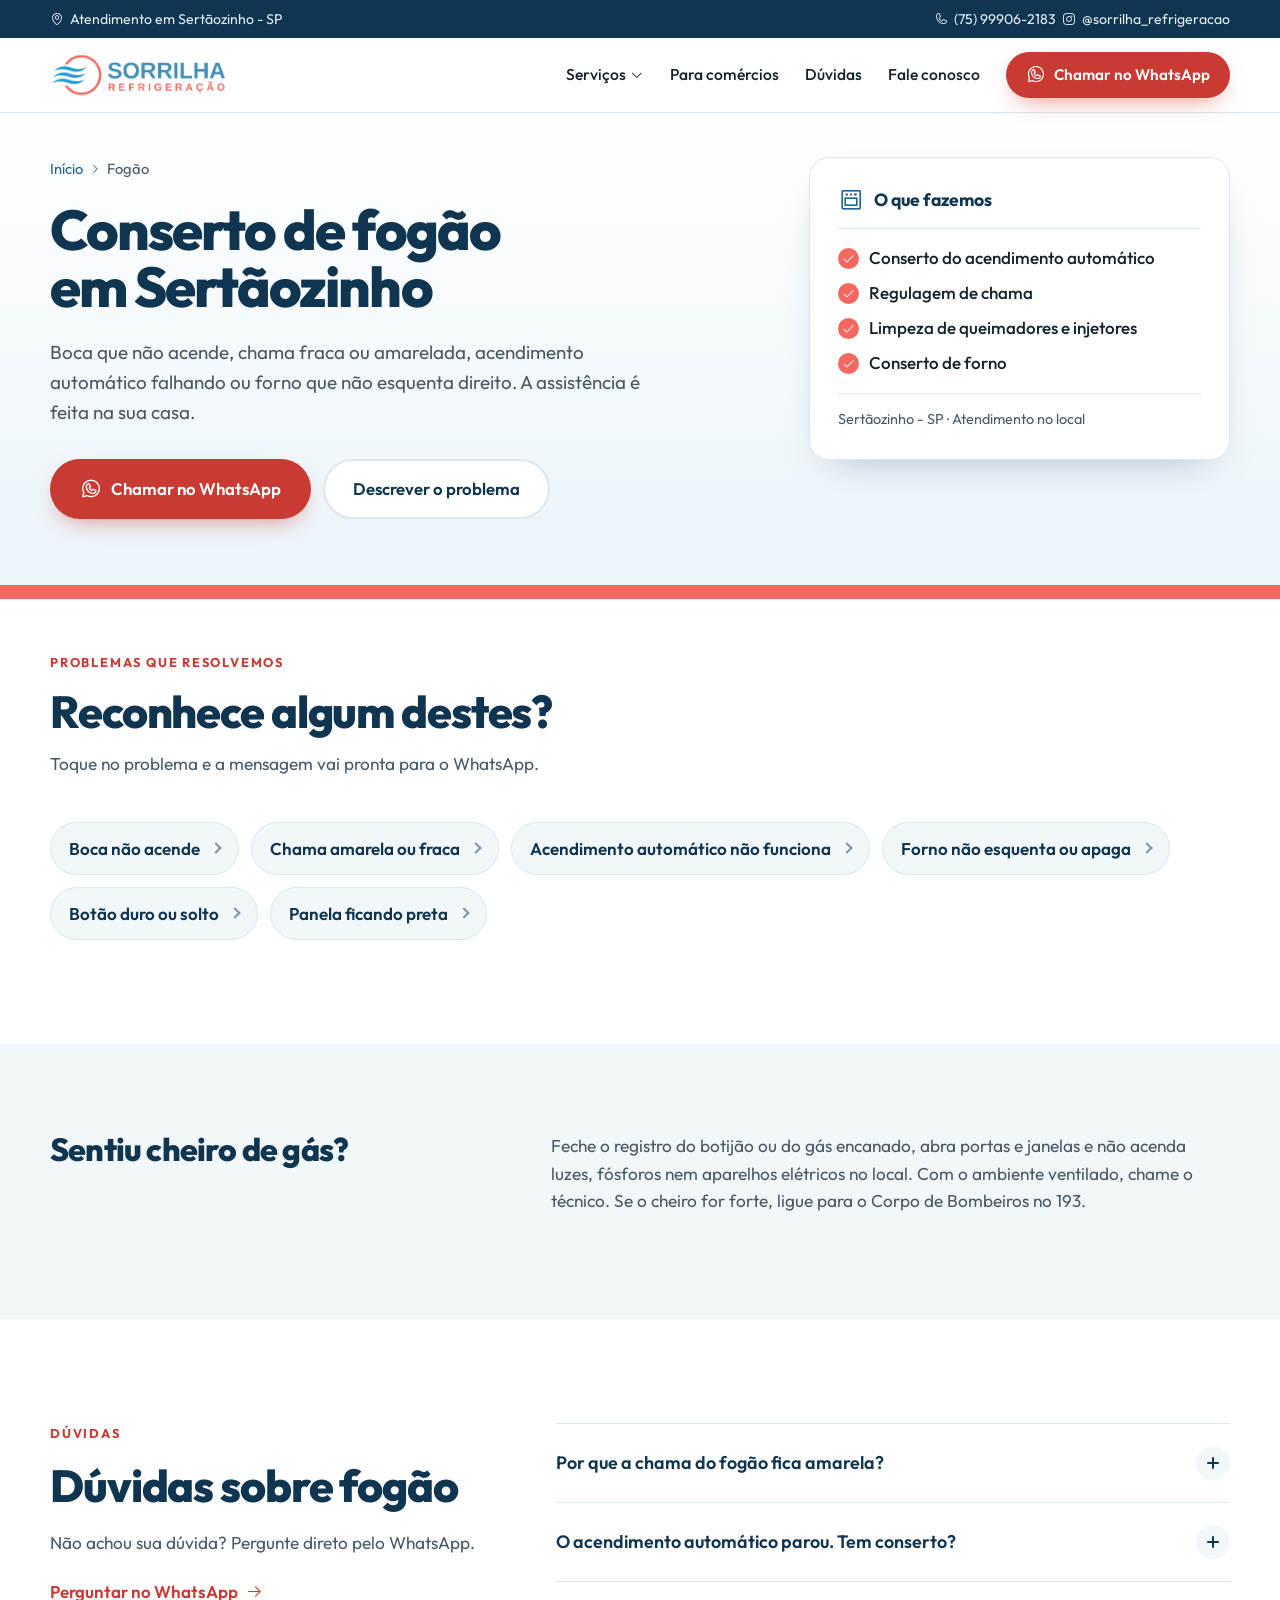
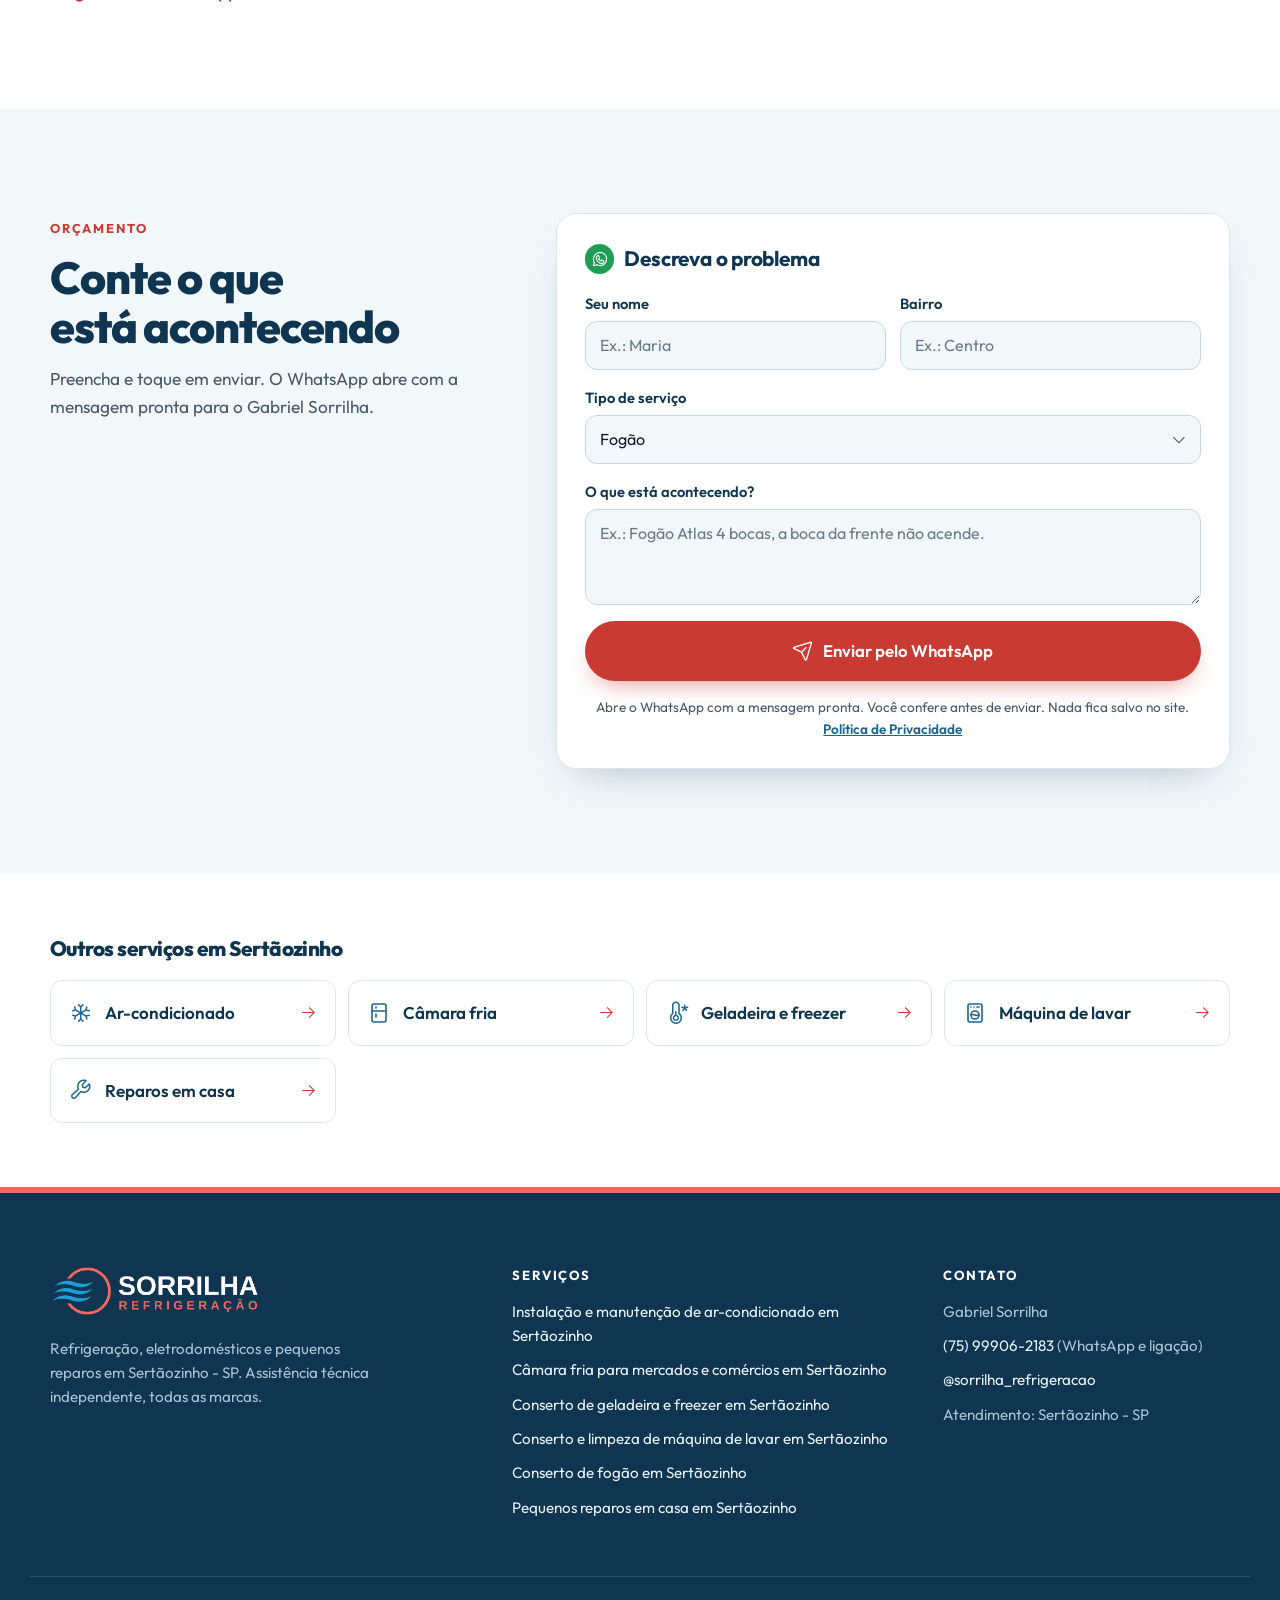
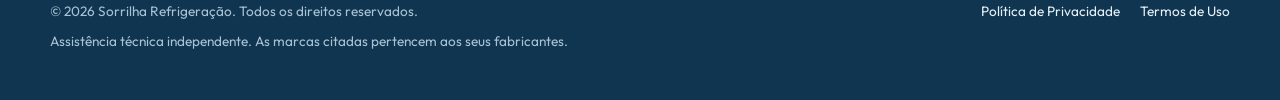
<file: fogao/index.html>
<!doctype html>
<html lang="pt-BR">
<head>
  <meta charset="utf-8">
  <meta name="viewport" content="width=device-width, initial-scale=1, viewport-fit=cover">
  <title>Conserto de Fogão em Sertãozinho | Sorrilha Refrigeração</title>
  <meta name="description" content="Conserto de fogão em Sertãozinho - SP: boca que não acende, chama amarela, acendimento automático e forno. Atendimento em domicílio, todas as marcas.">
  <meta name="keywords" content="conserto de fogão Sertãozinho, fogão não acende, chama amarela, assistência técnica fogão">
  <link rel="canonical" href="https://helderbento98.github.io/SORRILHA-REFRIGERA-O/fogao/">
  <meta name="robots" content="index, follow">
  <meta name="theme-color" content="#0f3550">
  <meta name="geo.region" content="BR-SP">
  <meta name="geo.placename" content="Sertãozinho">

  <meta property="og:type" content="website">
  <meta property="og:locale" content="pt_BR">
  <meta property="og:site_name" content="Sorrilha Refrigeração">
  <meta property="og:title" content="Conserto de Fogão em Sertãozinho | Sorrilha Refrigeração">
  <meta property="og:description" content="Conserto de fogão em Sertãozinho - SP: boca que não acende, chama amarela, acendimento automático e forno. Atendimento em domicílio, todas as marcas.">
  <meta property="og:url" content="https://helderbento98.github.io/SORRILHA-REFRIGERA-O/fogao/">
  <meta property="og:image" content="https://helderbento98.github.io/SORRILHA-REFRIGERA-O/assets/img/og.jpg">
  <meta name="twitter:card" content="summary_large_image">

  <link rel="icon" type="image/png" href="../assets/img/favicon.png">
  <link rel="apple-touch-icon" href="../assets/img/apple-touch-icon.png">
  <link rel="preload" href="../assets/fonts/outfit-variable.woff2" as="font" type="font/woff2" crossorigin>
  <link rel="stylesheet" href="../assets/icons/icons.css">
  <link rel="stylesheet" href="../assets/css/site.css?v=4">
  <script type="application/ld+json">{"@context":"https://schema.org","@type":"Service","name":"Conserto de fogão em Sertãozinho","serviceType":"Fogão","description":"Conserto de fogão em Sertãozinho - SP: boca que não acende, chama amarela, acendimento automático e forno. Atendimento em domicílio, todas as marcas.","url":"https://helderbento98.github.io/SORRILHA-REFRIGERA-O/fogao/","provider":{"@id":"https://helderbento98.github.io/SORRILHA-REFRIGERA-O/#empresa"},"areaServed":{"@type":"City","name":"Sertãozinho - SP"}}</script>
  <script type="application/ld+json">{"@context":"https://schema.org","@type":"BreadcrumbList","itemListElement":[{"@type":"ListItem","position":1,"name":"Início","item":"https://helderbento98.github.io/SORRILHA-REFRIGERA-O/"},{"@type":"ListItem","position":2,"name":"Fogão","item":"https://helderbento98.github.io/SORRILHA-REFRIGERA-O/fogao/"}]}</script>
  <script type="application/ld+json">{"@context":"https://schema.org","@type":"FAQPage","mainEntity":[{"@type":"Question","name":"Por que a chama do fogão fica amarela?","acceptedAnswer":{"@type":"Answer","text":"Chama amarela geralmente indica queima incompleta: queimador sujo ou entupido, peças encaixadas fora do lugar ou entrada de ar desregulada. Além de escurecer as panelas, desperdiça gás. Limpeza e regulagem resolvem na maioria dos casos."}},{"@type":"Question","name":"O acendimento automático parou. Tem conserto?","acceptedAnswer":{"@type":"Answer","text":"Tem. O defeito costuma estar na vela, no fio ou no módulo de ignição, peças fáceis de encontrar para as marcas mais comuns."}}]}</script>
  
  <script>window.SORRILHA = {"whatsapp": "5575999062183", "raiz": "../", "rastreio": false, "adsConversao": "", "metaPixel": ""};</script>
  
  <script src="../assets/js/site.js?v=4" defer></script>
</head>
<body data-servico="fogao">
  <a class="skip" href="#conteudo">Pular para o conteúdo</a>
  <span id="menu" class="menu-anchor" aria-hidden="true"></span>
  <div class="progress" aria-hidden="true"></div>

  <div class="topbar">
    <div class="wrap topbar__inner">
      <span><i class="ph ph-map-pin" aria-hidden="true"></i> Atendimento em Sertãozinho - SP</span>
      <span class="topbar__right">
        <a href="tel:+5575999062183"><i class="ph ph-phone" aria-hidden="true"></i> (75) 99906-2183</a>
        <a href="https://www.instagram.com/sorrilha_refrigeracao/" target="_blank" rel="noopener"><i class="ph ph-instagram-logo" aria-hidden="true"></i> @sorrilha_refrigeracao</a>
      </span>
    </div>
  </div>

  <header class="nav">
    <div class="wrap nav__inner">
      <a href="../" class="nav__brand" aria-label="Sorrilha Refrigeração, página inicial">
        <img src="../assets/img/logo.png" alt="Sorrilha Refrigeração" width="806" height="200" fetchpriority="high">
      </a>

      <nav class="nav__links" aria-label="Principal">
        <div class="nav__drop">
          <a href="../#servicos" class="nav__droplabel">Serviços <i class="ph ph-caret-down" aria-hidden="true"></i></a>
          <ul class="nav__sub">
            <li><a href="../ar-condicionado/"><i class="ph ph-snowflake" aria-hidden="true"></i><span><strong>Ar-condicionado</strong><small>Instalação, limpeza, higienização e conserto de ar-condicionado split.</small></span></a></li>
            <li><a href="../camara-fria/"><svg class="ph ico ico-fridge" viewBox="0 0 24 24" fill="none" stroke="currentColor" stroke-width="1.6" stroke-linecap="round" stroke-linejoin="round" aria-hidden="true"><path d="M5 5a2 2 0 0 1 2 -2h10a2 2 0 0 1 2 2v14a2 2 0 0 1 -2 2h-10a2 2 0 0 1 -2 -2l0 -14"/><path d="M5 10h14"/><path class="ico-fridge__h1" d="M9 6v1"/><path class="ico-fridge__h2" d="M9 13v3"/></svg><span><strong>Câmara fria</strong><small>Instalação, manutenção e conserto de câmara fria para mercados e comércios.</small></span></a></li>
            <li><a href="../geladeira-e-freezer/"><i class="ph ph-thermometer-cold" aria-hidden="true"></i><span><strong>Geladeira e freezer</strong><small>Conserto de geladeira e freezer que não gela, forma gelo ou faz barulho.</small></span></a></li>
            <li><a href="../maquina-de-lavar/"><svg class="ph ico ico-wash" viewBox="0 0 24 24" fill="none" stroke="currentColor" stroke-width="1.6" stroke-linecap="round" stroke-linejoin="round" aria-hidden="true"><path d="M5 5a2 2 0 0 1 2 -2h10a2 2 0 0 1 2 2v14a2 2 0 0 1 -2 2h-10a2 2 0 0 1 -2 -2l0 -14"/><path d="M8 6h.01"/><path d="M11 6h.01"/><path d="M14 6h2"/><g class="ico-wash__drum"><path d="M8 14a4 4 0 1 0 8 0a4 4 0 1 0 -8 0"/><path d="M8 14c1.333 -.667 2.667 -.667 4 0c1.333 .667 2.667 .667 4 0"/></g></svg><span><strong>Máquina de lavar</strong><small>Conserto e limpeza completa de máquina de lavar roupas.</small></span></a></li>
            <li><a href="../fogao/" aria-current="page"><i class="ph ph-oven" aria-hidden="true"></i><span><strong>Fogão</strong><small>Conserto de boca que não acende, chama amarela, acendimento e forno.</small></span></a></li>
            <li><a href="../reparos-em-casa/"><i class="ph ph-wrench" aria-hidden="true"></i><span><strong>Reparos em casa</strong><small>Tomadas, interruptores, lustres, encanamento e vazamentos.</small></span></a></li>
          </ul>
        </div>
        <a href="../camara-fria/">Para comércios</a>
        <a href="../#duvidas">Dúvidas</a>
        <a href="../#contato">Fale conosco</a>
        <a class="btn btn--primary btn--sm nav__cta" href="https://wa.me/5575999062183?text=Ol%C3%A1%2C%20Gabriel%21%20Vim%20pelo%20site%20e%20gostaria%20de%20um%20or%C3%A7amento." target="_blank" rel="noopener"><i class="ph ph-whatsapp-logo" aria-hidden="true"></i> Chamar no WhatsApp</a>
      </nav>

      <a class="nav__toggle nav__toggle--open" href="#menu" aria-label="Abrir menu"><i class="ph ph-list" aria-hidden="true"></i></a>
      <a class="nav__toggle nav__toggle--close" href="#fechar" aria-label="Fechar menu"><i class="ph ph-x" aria-hidden="true"></i></a>
    </div>
  </header>

  <main id="conteudo">
    <section class="hero hero--page">
      <div class="wrap hero__grid hero__grid--page">
        <div class="hero__copy">
          <nav class="crumbs load" style="--d:0" aria-label="Você está em">
            <a href="../">Início</a> <i class="ph ph-caret-right" aria-hidden="true"></i> <span aria-current="page">Fogão</span>
          </nav>
          <h1 class="hero__title hero__title--page load" style="--d:1">Conserto de fogão em Sertãozinho</h1>
          <p class="hero__sub load" style="--d:2">Boca que não acende, chama fraca ou amarelada, acendimento automático falhando ou forno que não esquenta direito. A assistência é feita na sua casa.</p>
          <div class="hero__ctas load" style="--d:3">
            <a class="btn btn--primary btn--lg" href="https://wa.me/5575999062183?text=Ol%C3%A1%2C%20Gabriel%21%20Vim%20pelo%20site%20e%20preciso%20de%20conserto%20de%20fog%C3%A3o." target="_blank" rel="noopener"><i class="ph ph-whatsapp-logo" aria-hidden="true"></i> Chamar no WhatsApp</a>
            <a class="btn btn--ghost btn--lg" href="#orcamento">Descrever o problema</a>
          </div>
        </div>
        <aside class="scope load" style="--d:3" aria-label="O que fazemos">
          <p class="scope__t"><i class="ph ph-oven" aria-hidden="true"></i> O que fazemos</p>
          <ul>
              <li><i class="ph ph-check" aria-hidden="true"></i> Conserto do acendimento automático</li>
              <li><i class="ph ph-check" aria-hidden="true"></i> Regulagem de chama</li>
              <li><i class="ph ph-check" aria-hidden="true"></i> Limpeza de queimadores e injetores</li>
              <li><i class="ph ph-check" aria-hidden="true"></i> Conserto de forno</li>
          </ul>
          <p class="scope__foot">Sertãozinho - SP · Atendimento no local</p>
        </aside>
      </div>

      <div class="hero-band" aria-hidden="true"></div>
    </section>

    <section class="section" aria-labelledby="p-t">
      <div class="wrap">
        <div class="section__head reveal">
          <p class="eyebrow">Problemas que resolvemos</p>
          <h2 id="p-t">Reconhece algum destes?</h2>
          <p class="section__sub">Toque no problema e a mensagem vai pronta para o WhatsApp.</p>
        </div>
        <ul class="chips chips--solo reveal">
          <li><a class="chip" href="https://wa.me/5575999062183?text=Ol%C3%A1%2C%20Gabriel%21%20Vim%20pelo%20site.%20Fog%C3%A3o%3A%20boca%20n%C3%A3o%20acende." target="_blank" rel="noopener">Boca não acende</a></li>
          <li><a class="chip" href="https://wa.me/5575999062183?text=Ol%C3%A1%2C%20Gabriel%21%20Vim%20pelo%20site.%20Fog%C3%A3o%3A%20chama%20amarela%20ou%20fraca." target="_blank" rel="noopener">Chama amarela ou fraca</a></li>
          <li><a class="chip" href="https://wa.me/5575999062183?text=Ol%C3%A1%2C%20Gabriel%21%20Vim%20pelo%20site.%20Fog%C3%A3o%3A%20acendimento%20autom%C3%A1tico%20n%C3%A3o%20funciona." target="_blank" rel="noopener">Acendimento automático não funciona</a></li>
          <li><a class="chip" href="https://wa.me/5575999062183?text=Ol%C3%A1%2C%20Gabriel%21%20Vim%20pelo%20site.%20Fog%C3%A3o%3A%20forno%20n%C3%A3o%20esquenta%20ou%20apaga." target="_blank" rel="noopener">Forno não esquenta ou apaga</a></li>
          <li><a class="chip" href="https://wa.me/5575999062183?text=Ol%C3%A1%2C%20Gabriel%21%20Vim%20pelo%20site.%20Fog%C3%A3o%3A%20bot%C3%A3o%20duro%20ou%20solto." target="_blank" rel="noopener">Botão duro ou solto</a></li>
          <li><a class="chip" href="https://wa.me/5575999062183?text=Ol%C3%A1%2C%20Gabriel%21%20Vim%20pelo%20site.%20Fog%C3%A3o%3A%20panela%20ficando%20preta." target="_blank" rel="noopener">Panela ficando preta</a></li>
        </ul>
      </div>
    </section>

    <section class="section section--soft section--tight-top" aria-label="Mais informações">
      <div class="wrap prose">
        <div class="prose__block reveal">
          <h2>Sentiu cheiro de gás?</h2>
          <p>Feche o registro do botijão ou do gás encanado, abra portas e janelas e não acenda luzes, fósforos nem aparelhos elétricos no local. Com o ambiente ventilado, chame o técnico. Se o cheiro for forte, ligue para o Corpo de Bombeiros no 193.</p>
        </div>
      </div>
    </section>

    <section class="section" id="duvidas" aria-labelledby="duvidas-t">
      <div class="wrap faq">
        <div class="faq__intro reveal">
          <p class="eyebrow">Dúvidas</p>
          <h2 id="duvidas-t">Dúvidas sobre fogão</h2>
          <p class="section__sub">Não achou sua dúvida? Pergunte direto pelo WhatsApp.</p>
          <a class="link-arrow" href="https://wa.me/5575999062183?text=Ol%C3%A1%2C%20Gabriel%21%20Vim%20pelo%20site%20e%20tenho%20uma%20d%C3%BAvida." target="_blank" rel="noopener">Perguntar no WhatsApp <i class="ph ph-arrow-right" aria-hidden="true"></i></a>
        </div>
        <div class="faq__list reveal">
          <details class="faq__item">
            <summary>Por que a chama do fogão fica amarela?<span class="faq__icon" aria-hidden="true"></span></summary>
            <p>Chama amarela geralmente indica queima incompleta: queimador sujo ou entupido, peças encaixadas fora do lugar ou entrada de ar desregulada. Além de escurecer as panelas, desperdiça gás. Limpeza e regulagem resolvem na maioria dos casos.</p>
          </details>
          <details class="faq__item">
            <summary>O acendimento automático parou. Tem conserto?<span class="faq__icon" aria-hidden="true"></span></summary>
            <p>Tem. O defeito costuma estar na vela, no fio ou no módulo de ignição, peças fáceis de encontrar para as marcas mais comuns.</p>
          </details>
        </div>
      </div>
    </section>

    <section class="section section--soft" id="orcamento" aria-labelledby="orc-t">
      <div class="wrap orc">
        <div class="orc__copy reveal">
          <p class="eyebrow">Orçamento</p>
          <h2 id="orc-t">Conte o que está acontecendo</h2>
          <p class="section__sub">Preencha e toque em enviar. O WhatsApp abre com a mensagem pronta para o Gabriel Sorrilha.</p>
        </div>
        <div class="reveal">

        <form class="form js-wa-form" id="f-fogao" action="https://wa.me/5575999062183" method="get" target="_blank" aria-labelledby="f-fogao-t">
          <div class="form__head">
            <p class="form__title" id="f-fogao-t"><i class="ph ph-whatsapp-logo" aria-hidden="true"></i> Descreva o problema</p>
            
          </div>
          <div class="form__row">
            <div class="field">
              <label for="f-fogao-nome">Seu nome</label>
              <input id="f-fogao-nome" data-campo="Nome" type="text" autocomplete="name" placeholder="Ex.: Maria">
            </div>
            <div class="field">
              <label for="f-fogao-bairro">Bairro</label>
              <input id="f-fogao-bairro" data-campo="Bairro" type="text" autocomplete="address-level3" placeholder="Ex.: Centro">
            </div>
          </div>
          <div class="field">
            <label for="f-fogao-servico">Tipo de serviço</label>
            <div class="select">
              <select id="f-fogao-servico" data-campo="Serviço">
                <option>Ar-condicionado</option>
                <option>Câmara fria</option>
                <option>Geladeira ou freezer</option>
                <option>Máquina de lavar</option>
                <option selected>Fogão</option>
                <option>Tomada, lustre ou parte elétrica</option>
                <option>Encanamento ou vazamento</option>
                <option>Outro</option>
              </select>
              <i class="ph ph-caret-down" aria-hidden="true"></i>
            </div>
          </div>
          <div class="field">
            <label for="f-fogao-problema">O que está acontecendo?</label>
            <textarea id="f-fogao-problema" data-campo="Problema" name="text" rows="3" required minlength="8"
              placeholder="Ex.: Fogão Atlas 4 bocas, a boca da frente não acende."></textarea>
            <p class="field__error">Conte em poucas palavras o que está acontecendo.</p>
          </div>
          <button class="btn btn--primary btn--lg form__submit" type="submit"><i class="ph ph-paper-plane-tilt" aria-hidden="true"></i> Enviar pelo WhatsApp</button>
          <p class="form__note">Abre o WhatsApp com a mensagem pronta. Você confere antes de enviar.
            Nada fica salvo no site. <a href="../politica-de-privacidade/">Política de Privacidade</a></p>
        </form>
        </div>
      </div>
    </section>

    <section class="section section--tight" aria-labelledby="o-t">
      <div class="wrap">
        <h2 id="o-t" class="others__t">Outros serviços em Sertãozinho</h2>
        <ul class="others">
          <li><a class="other" href="../ar-condicionado/"><i class="ph ph-snowflake" aria-hidden="true"></i><span>Ar-condicionado</span><i class="ph ph-arrow-right" aria-hidden="true"></i></a></li>
          <li><a class="other" href="../camara-fria/"><svg class="ph ico ico-fridge" viewBox="0 0 24 24" fill="none" stroke="currentColor" stroke-width="1.6" stroke-linecap="round" stroke-linejoin="round" aria-hidden="true"><path d="M5 5a2 2 0 0 1 2 -2h10a2 2 0 0 1 2 2v14a2 2 0 0 1 -2 2h-10a2 2 0 0 1 -2 -2l0 -14"/><path d="M5 10h14"/><path class="ico-fridge__h1" d="M9 6v1"/><path class="ico-fridge__h2" d="M9 13v3"/></svg><span>Câmara fria</span><i class="ph ph-arrow-right" aria-hidden="true"></i></a></li>
          <li><a class="other" href="../geladeira-e-freezer/"><i class="ph ph-thermometer-cold" aria-hidden="true"></i><span>Geladeira e freezer</span><i class="ph ph-arrow-right" aria-hidden="true"></i></a></li>
          <li><a class="other" href="../maquina-de-lavar/"><svg class="ph ico ico-wash" viewBox="0 0 24 24" fill="none" stroke="currentColor" stroke-width="1.6" stroke-linecap="round" stroke-linejoin="round" aria-hidden="true"><path d="M5 5a2 2 0 0 1 2 -2h10a2 2 0 0 1 2 2v14a2 2 0 0 1 -2 2h-10a2 2 0 0 1 -2 -2l0 -14"/><path d="M8 6h.01"/><path d="M11 6h.01"/><path d="M14 6h2"/><g class="ico-wash__drum"><path d="M8 14a4 4 0 1 0 8 0a4 4 0 1 0 -8 0"/><path d="M8 14c1.333 -.667 2.667 -.667 4 0c1.333 .667 2.667 .667 4 0"/></g></svg><span>Máquina de lavar</span><i class="ph ph-arrow-right" aria-hidden="true"></i></a></li>
          <li><a class="other" href="../reparos-em-casa/"><i class="ph ph-wrench" aria-hidden="true"></i><span>Reparos em casa</span><i class="ph ph-arrow-right" aria-hidden="true"></i></a></li>
        </ul>
      </div>
    </section>
  </main>

  <footer class="footer">
    <div class="wrap footer__grid">
      <div class="footer__brand">
        <img src="../assets/img/logo-negativo.png" alt="Sorrilha Refrigeração" width="806" height="200" loading="lazy" decoding="async">
        <p>Refrigeração, eletrodomésticos e pequenos reparos em Sertãozinho - SP. Assistência técnica independente, todas as marcas.</p>
      </div>
      <nav class="footer__col" aria-label="Serviços">
        <p class="footer__h">Serviços</p>
        <ul>
          <li><a href="../ar-condicionado/">Instalação e manutenção de ar-condicionado em Sertãozinho</a></li>
          <li><a href="../camara-fria/">Câmara fria para mercados e comércios em Sertãozinho</a></li>
          <li><a href="../geladeira-e-freezer/">Conserto de geladeira e freezer em Sertãozinho</a></li>
          <li><a href="../maquina-de-lavar/">Conserto e limpeza de máquina de lavar em Sertãozinho</a></li>
          <li><a href="../fogao/">Conserto de fogão em Sertãozinho</a></li>
          <li><a href="../reparos-em-casa/">Pequenos reparos em casa em Sertãozinho</a></li>
        </ul>
      </nav>
      <div class="footer__col">
        <p class="footer__h">Contato</p>
        <ul>
          <li>Gabriel Sorrilha</li>
          <li><a href="tel:+5575999062183">(75) 99906-2183</a> (WhatsApp e ligação)</li>
          <li><a href="https://www.instagram.com/sorrilha_refrigeracao/" target="_blank" rel="noopener">@sorrilha_refrigeracao</a></li>
          <li>Atendimento: Sertãozinho - SP</li>
        </ul>
      </div>
    </div>
    <div class="wrap footer__bottom">
      <p>© 2026 Sorrilha Refrigeração. Todos os direitos reservados.</p>
      <nav class="footer__legal" aria-label="Informações legais">
        <a href="../politica-de-privacidade/">Política de Privacidade</a>
        <a href="../termos-de-uso/">Termos de Uso</a>
      </nav>
      <p class="footer__marcas">Assistência técnica independente. As marcas citadas pertencem aos seus fabricantes.</p>
    </div>
  </footer>

  <a class="fab" href="https://wa.me/5575999062183?text=Ol%C3%A1%2C%20Gabriel%21%20Vim%20pelo%20site%20e%20gostaria%20de%20um%20or%C3%A7amento." target="_blank" rel="noopener" aria-label="Chamar no WhatsApp"><i class="ph ph-whatsapp-logo" aria-hidden="true"></i></a>

</body>
</html>
</file>
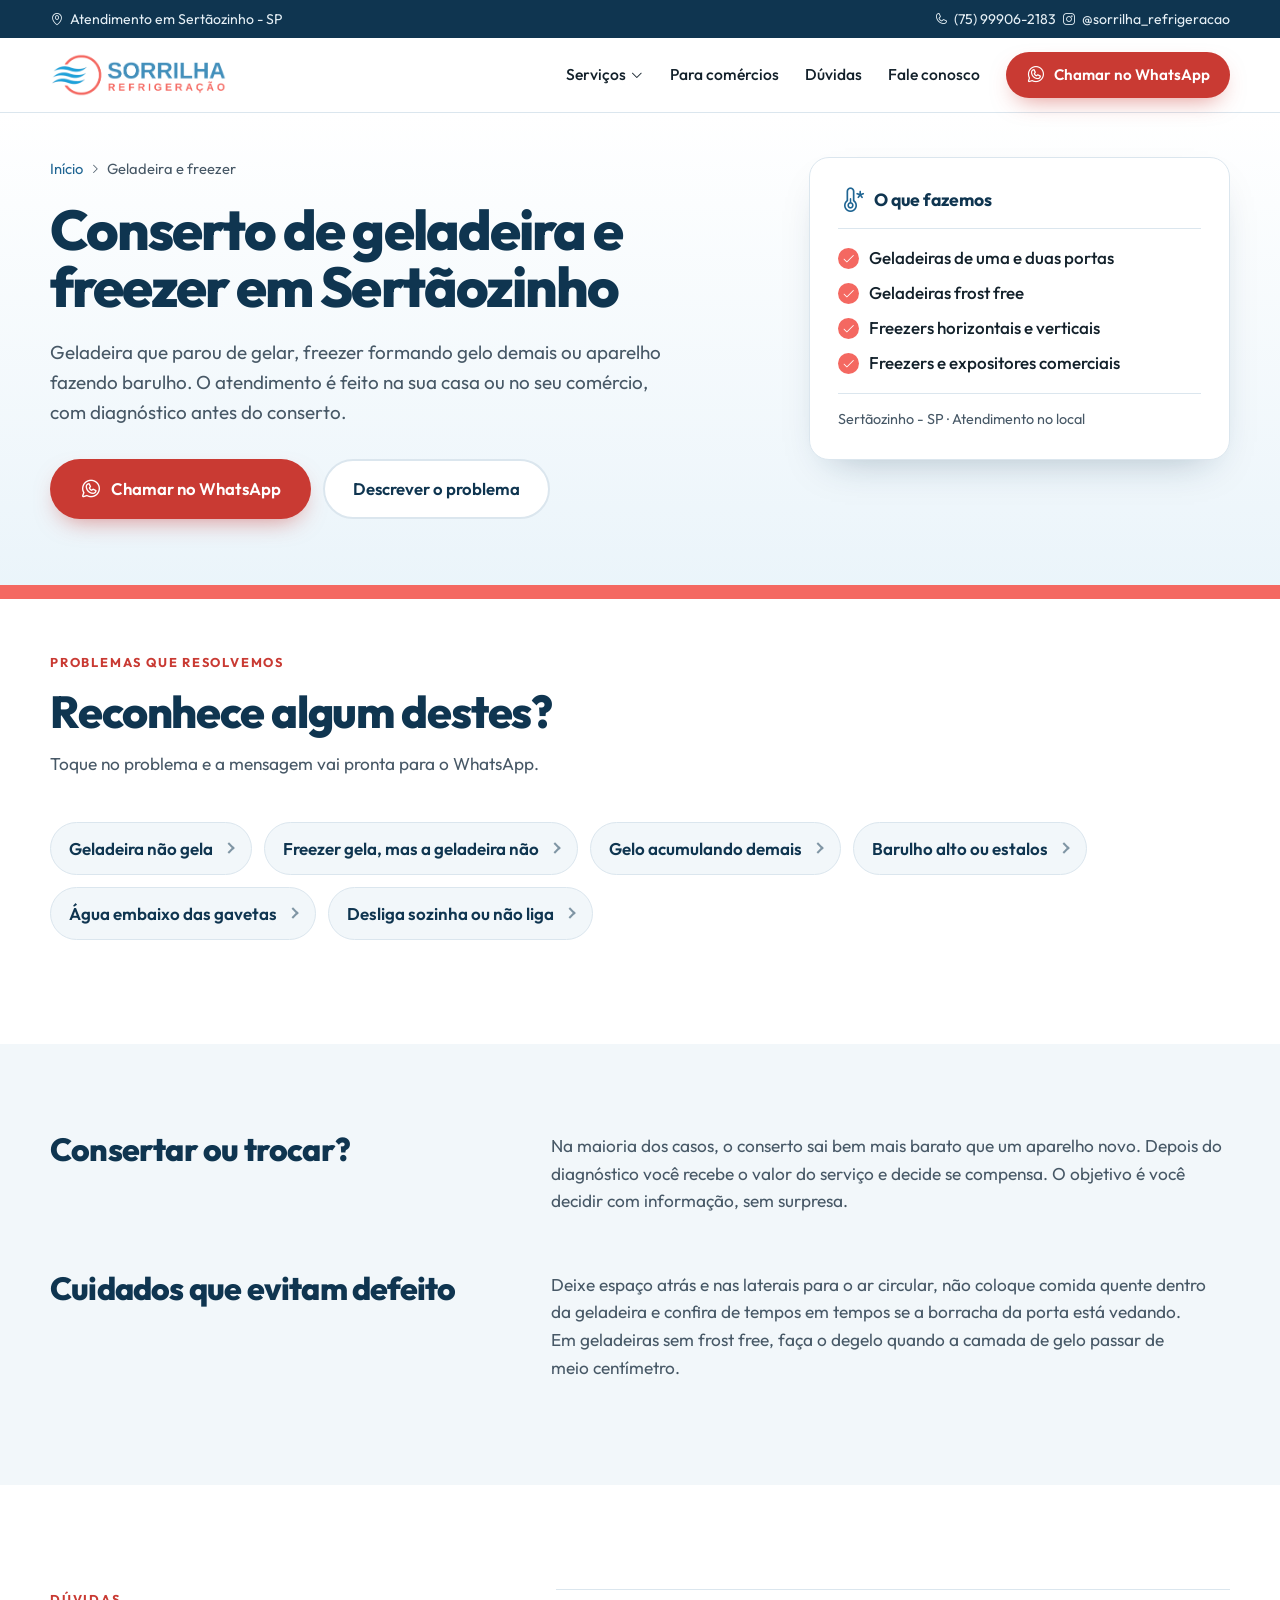
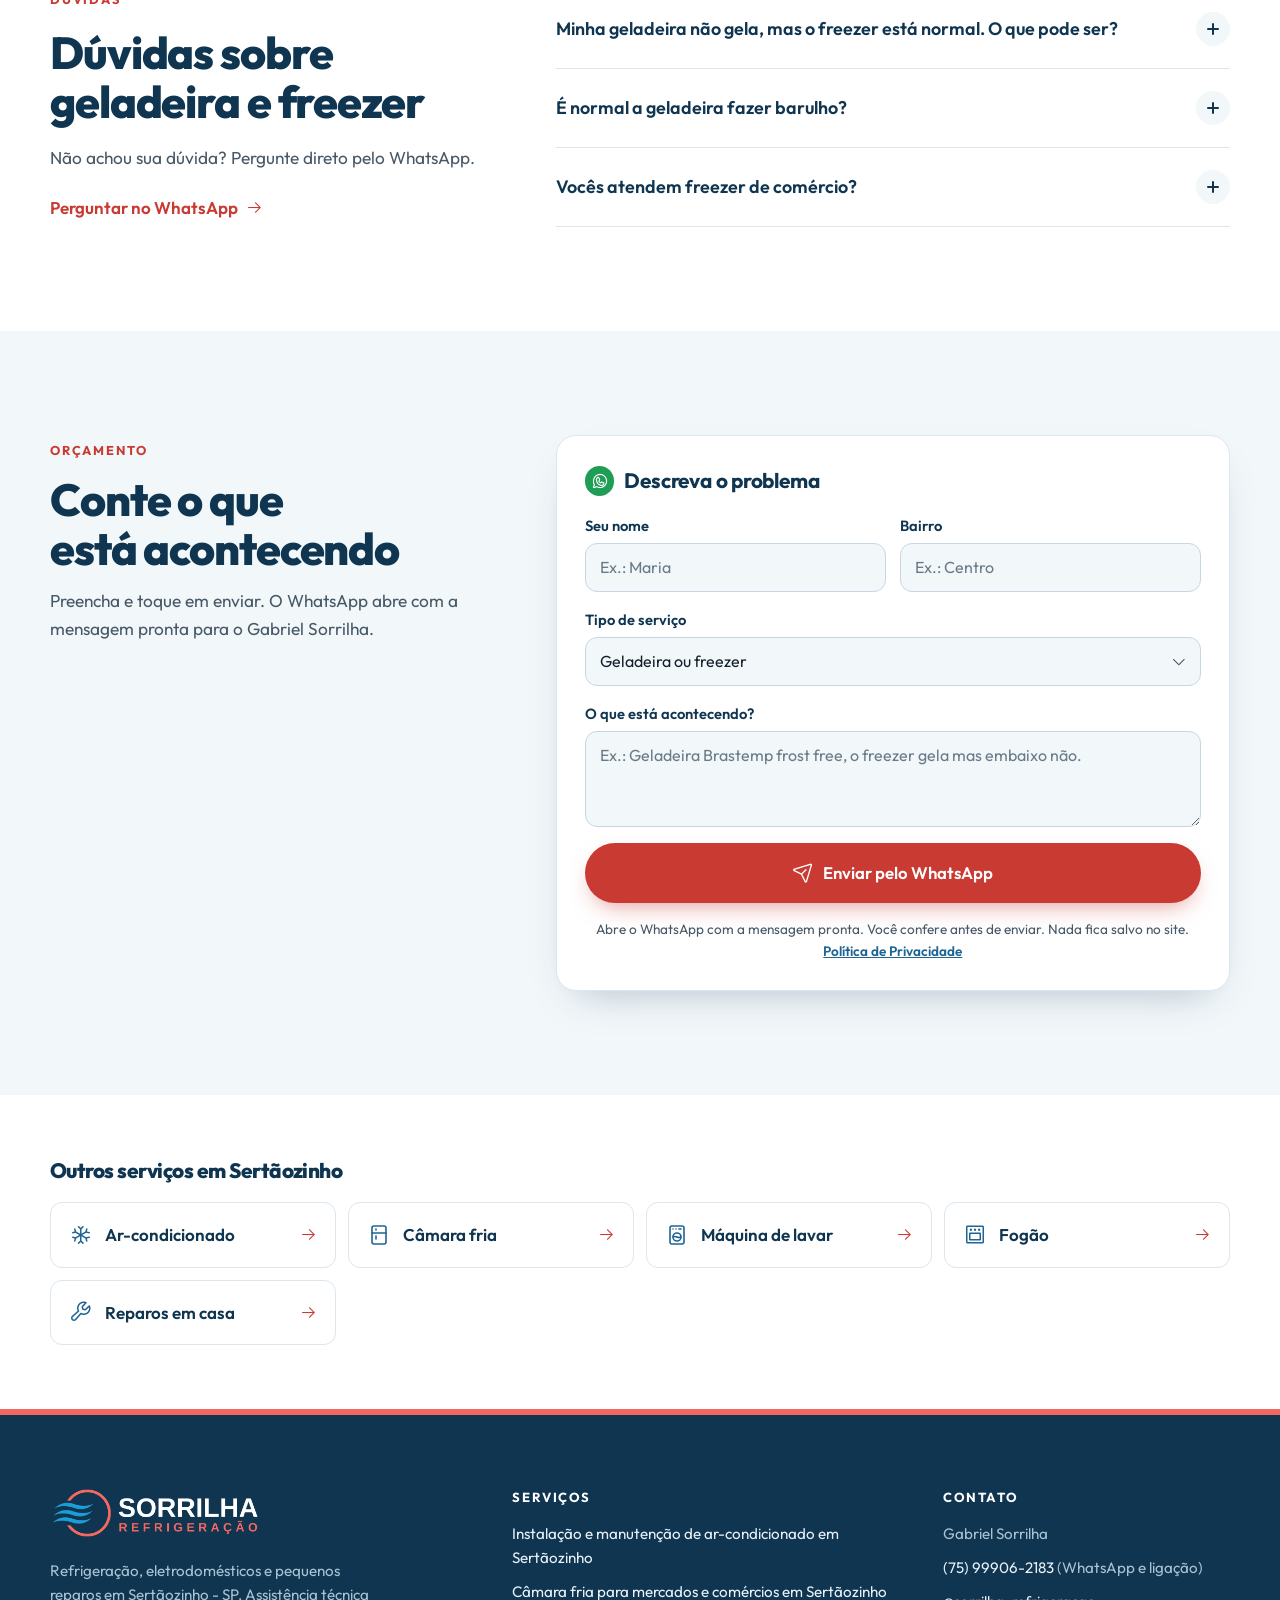
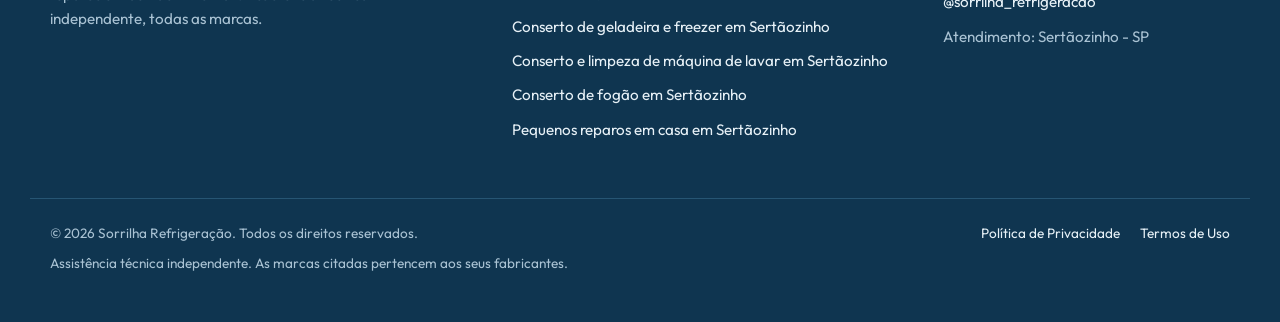
<file: geladeira-e-freezer/index.html>
<!doctype html>
<html lang="pt-BR">
<head>
  <meta charset="utf-8">
  <meta name="viewport" content="width=device-width, initial-scale=1, viewport-fit=cover">
  <title>Conserto de Geladeira e Freezer em Sertãozinho | Sorrilha</title>
  <meta name="description" content="Conserto de geladeira e freezer em Sertãozinho - SP: não gela, forma gelo, faz barulho ou desliga sozinho. Atendimento em domicílio, todas as marcas.">
  <meta name="keywords" content="conserto de geladeira Sertãozinho, conserto de freezer, geladeira não gela, assistência técnica geladeira">
  <link rel="canonical" href="https://helderbento98.github.io/SORRILHA-REFRIGERA-O/geladeira-e-freezer/">
  <meta name="robots" content="index, follow">
  <meta name="theme-color" content="#0f3550">
  <meta name="geo.region" content="BR-SP">
  <meta name="geo.placename" content="Sertãozinho">

  <meta property="og:type" content="website">
  <meta property="og:locale" content="pt_BR">
  <meta property="og:site_name" content="Sorrilha Refrigeração">
  <meta property="og:title" content="Conserto de Geladeira e Freezer em Sertãozinho | Sorrilha">
  <meta property="og:description" content="Conserto de geladeira e freezer em Sertãozinho - SP: não gela, forma gelo, faz barulho ou desliga sozinho. Atendimento em domicílio, todas as marcas.">
  <meta property="og:url" content="https://helderbento98.github.io/SORRILHA-REFRIGERA-O/geladeira-e-freezer/">
  <meta property="og:image" content="https://helderbento98.github.io/SORRILHA-REFRIGERA-O/assets/img/og.jpg">
  <meta name="twitter:card" content="summary_large_image">

  <link rel="icon" type="image/png" href="../assets/img/favicon.png">
  <link rel="apple-touch-icon" href="../assets/img/apple-touch-icon.png">
  <link rel="preload" href="../assets/fonts/outfit-variable.woff2" as="font" type="font/woff2" crossorigin>
  <link rel="stylesheet" href="../assets/icons/icons.css">
  <link rel="stylesheet" href="../assets/css/site.css?v=4">
  <script type="application/ld+json">{"@context":"https://schema.org","@type":"Service","name":"Conserto de geladeira e freezer em Sertãozinho","serviceType":"Geladeira e freezer","description":"Conserto de geladeira e freezer em Sertãozinho - SP: não gela, forma gelo, faz barulho ou desliga sozinho. Atendimento em domicílio, todas as marcas.","url":"https://helderbento98.github.io/SORRILHA-REFRIGERA-O/geladeira-e-freezer/","provider":{"@id":"https://helderbento98.github.io/SORRILHA-REFRIGERA-O/#empresa"},"areaServed":{"@type":"City","name":"Sertãozinho - SP"}}</script>
  <script type="application/ld+json">{"@context":"https://schema.org","@type":"BreadcrumbList","itemListElement":[{"@type":"ListItem","position":1,"name":"Início","item":"https://helderbento98.github.io/SORRILHA-REFRIGERA-O/"},{"@type":"ListItem","position":2,"name":"Geladeira e freezer","item":"https://helderbento98.github.io/SORRILHA-REFRIGERA-O/geladeira-e-freezer/"}]}</script>
  <script type="application/ld+json">{"@context":"https://schema.org","@type":"FAQPage","mainEntity":[{"@type":"Question","name":"Minha geladeira não gela, mas o freezer está normal. O que pode ser?","acceptedAnswer":{"@type":"Answer","text":"Em geladeiras frost free, o problema costuma estar na circulação de ar entre o freezer e a geladeira: ventilador parado, gelo bloqueando a passagem ou falha no sistema de degelo. O diagnóstico no local confirma a causa."}},{"@type":"Question","name":"É normal a geladeira fazer barulho?","acceptedAnswer":{"@type":"Answer","text":"Um zumbido baixo do motor e estalos leves quando a temperatura muda são normais. Barulho alto, batidas ou chiado contínuo indicam problema e merecem avaliação."}},{"@type":"Question","name":"Vocês atendem freezer de comércio?","acceptedAnswer":{"@type":"Answer","text":"Sim. Atendemos freezers horizontais e verticais, residenciais e comerciais, e expositores."}}]}</script>
  
  <script>window.SORRILHA = {"whatsapp": "5575999062183", "raiz": "../", "rastreio": false, "adsConversao": "", "metaPixel": ""};</script>
  
  <script src="../assets/js/site.js?v=4" defer></script>
</head>
<body data-servico="geladeira-e-freezer">
  <a class="skip" href="#conteudo">Pular para o conteúdo</a>
  <span id="menu" class="menu-anchor" aria-hidden="true"></span>
  <div class="progress" aria-hidden="true"></div>

  <div class="topbar">
    <div class="wrap topbar__inner">
      <span><i class="ph ph-map-pin" aria-hidden="true"></i> Atendimento em Sertãozinho - SP</span>
      <span class="topbar__right">
        <a href="tel:+5575999062183"><i class="ph ph-phone" aria-hidden="true"></i> (75) 99906-2183</a>
        <a href="https://www.instagram.com/sorrilha_refrigeracao/" target="_blank" rel="noopener"><i class="ph ph-instagram-logo" aria-hidden="true"></i> @sorrilha_refrigeracao</a>
      </span>
    </div>
  </div>

  <header class="nav">
    <div class="wrap nav__inner">
      <a href="../" class="nav__brand" aria-label="Sorrilha Refrigeração, página inicial">
        <img src="../assets/img/logo.png" alt="Sorrilha Refrigeração" width="806" height="200" fetchpriority="high">
      </a>

      <nav class="nav__links" aria-label="Principal">
        <div class="nav__drop">
          <a href="../#servicos" class="nav__droplabel">Serviços <i class="ph ph-caret-down" aria-hidden="true"></i></a>
          <ul class="nav__sub">
            <li><a href="../ar-condicionado/"><i class="ph ph-snowflake" aria-hidden="true"></i><span><strong>Ar-condicionado</strong><small>Instalação, limpeza, higienização e conserto de ar-condicionado split.</small></span></a></li>
            <li><a href="../camara-fria/"><svg class="ph ico ico-fridge" viewBox="0 0 24 24" fill="none" stroke="currentColor" stroke-width="1.6" stroke-linecap="round" stroke-linejoin="round" aria-hidden="true"><path d="M5 5a2 2 0 0 1 2 -2h10a2 2 0 0 1 2 2v14a2 2 0 0 1 -2 2h-10a2 2 0 0 1 -2 -2l0 -14"/><path d="M5 10h14"/><path class="ico-fridge__h1" d="M9 6v1"/><path class="ico-fridge__h2" d="M9 13v3"/></svg><span><strong>Câmara fria</strong><small>Instalação, manutenção e conserto de câmara fria para mercados e comércios.</small></span></a></li>
            <li><a href="../geladeira-e-freezer/" aria-current="page"><i class="ph ph-thermometer-cold" aria-hidden="true"></i><span><strong>Geladeira e freezer</strong><small>Conserto de geladeira e freezer que não gela, forma gelo ou faz barulho.</small></span></a></li>
            <li><a href="../maquina-de-lavar/"><svg class="ph ico ico-wash" viewBox="0 0 24 24" fill="none" stroke="currentColor" stroke-width="1.6" stroke-linecap="round" stroke-linejoin="round" aria-hidden="true"><path d="M5 5a2 2 0 0 1 2 -2h10a2 2 0 0 1 2 2v14a2 2 0 0 1 -2 2h-10a2 2 0 0 1 -2 -2l0 -14"/><path d="M8 6h.01"/><path d="M11 6h.01"/><path d="M14 6h2"/><g class="ico-wash__drum"><path d="M8 14a4 4 0 1 0 8 0a4 4 0 1 0 -8 0"/><path d="M8 14c1.333 -.667 2.667 -.667 4 0c1.333 .667 2.667 .667 4 0"/></g></svg><span><strong>Máquina de lavar</strong><small>Conserto e limpeza completa de máquina de lavar roupas.</small></span></a></li>
            <li><a href="../fogao/"><i class="ph ph-oven" aria-hidden="true"></i><span><strong>Fogão</strong><small>Conserto de boca que não acende, chama amarela, acendimento e forno.</small></span></a></li>
            <li><a href="../reparos-em-casa/"><i class="ph ph-wrench" aria-hidden="true"></i><span><strong>Reparos em casa</strong><small>Tomadas, interruptores, lustres, encanamento e vazamentos.</small></span></a></li>
          </ul>
        </div>
        <a href="../camara-fria/">Para comércios</a>
        <a href="../#duvidas">Dúvidas</a>
        <a href="../#contato">Fale conosco</a>
        <a class="btn btn--primary btn--sm nav__cta" href="https://wa.me/5575999062183?text=Ol%C3%A1%2C%20Gabriel%21%20Vim%20pelo%20site%20e%20gostaria%20de%20um%20or%C3%A7amento." target="_blank" rel="noopener"><i class="ph ph-whatsapp-logo" aria-hidden="true"></i> Chamar no WhatsApp</a>
      </nav>

      <a class="nav__toggle nav__toggle--open" href="#menu" aria-label="Abrir menu"><i class="ph ph-list" aria-hidden="true"></i></a>
      <a class="nav__toggle nav__toggle--close" href="#fechar" aria-label="Fechar menu"><i class="ph ph-x" aria-hidden="true"></i></a>
    </div>
  </header>

  <main id="conteudo">
    <section class="hero hero--page">
      <div class="wrap hero__grid hero__grid--page">
        <div class="hero__copy">
          <nav class="crumbs load" style="--d:0" aria-label="Você está em">
            <a href="../">Início</a> <i class="ph ph-caret-right" aria-hidden="true"></i> <span aria-current="page">Geladeira e freezer</span>
          </nav>
          <h1 class="hero__title hero__title--page load" style="--d:1">Conserto de geladeira e freezer em Sertãozinho</h1>
          <p class="hero__sub load" style="--d:2">Geladeira que parou de gelar, freezer formando gelo demais ou aparelho fazendo barulho. O atendimento é feito na sua casa ou no seu comércio, com diagnóstico antes do conserto.</p>
          <div class="hero__ctas load" style="--d:3">
            <a class="btn btn--primary btn--lg" href="https://wa.me/5575999062183?text=Ol%C3%A1%2C%20Gabriel%21%20Vim%20pelo%20site%20e%20preciso%20de%20conserto%20em%20geladeira%2Ffreezer." target="_blank" rel="noopener"><i class="ph ph-whatsapp-logo" aria-hidden="true"></i> Chamar no WhatsApp</a>
            <a class="btn btn--ghost btn--lg" href="#orcamento">Descrever o problema</a>
          </div>
        </div>
        <aside class="scope load" style="--d:3" aria-label="O que fazemos">
          <p class="scope__t"><i class="ph ph-thermometer-cold" aria-hidden="true"></i> O que fazemos</p>
          <ul>
              <li><i class="ph ph-check" aria-hidden="true"></i> Geladeiras de uma e duas portas</li>
              <li><i class="ph ph-check" aria-hidden="true"></i> Geladeiras frost free</li>
              <li><i class="ph ph-check" aria-hidden="true"></i> Freezers horizontais e verticais</li>
              <li><i class="ph ph-check" aria-hidden="true"></i> Freezers e expositores comerciais</li>
          </ul>
          <p class="scope__foot">Sertãozinho - SP · Atendimento no local</p>
        </aside>
      </div>

      <div class="hero-band" aria-hidden="true"></div>
    </section>

    <section class="section" aria-labelledby="p-t">
      <div class="wrap">
        <div class="section__head reveal">
          <p class="eyebrow">Problemas que resolvemos</p>
          <h2 id="p-t">Reconhece algum destes?</h2>
          <p class="section__sub">Toque no problema e a mensagem vai pronta para o WhatsApp.</p>
        </div>
        <ul class="chips chips--solo reveal">
          <li><a class="chip" href="https://wa.me/5575999062183?text=Ol%C3%A1%2C%20Gabriel%21%20Vim%20pelo%20site.%20Geladeira%20e%20freezer%3A%20geladeira%20n%C3%A3o%20gela." target="_blank" rel="noopener">Geladeira não gela</a></li>
          <li><a class="chip" href="https://wa.me/5575999062183?text=Ol%C3%A1%2C%20Gabriel%21%20Vim%20pelo%20site.%20Geladeira%20e%20freezer%3A%20freezer%20gela%2C%20mas%20a%20geladeira%20n%C3%A3o." target="_blank" rel="noopener">Freezer gela, mas a geladeira não</a></li>
          <li><a class="chip" href="https://wa.me/5575999062183?text=Ol%C3%A1%2C%20Gabriel%21%20Vim%20pelo%20site.%20Geladeira%20e%20freezer%3A%20gelo%20acumulando%20demais." target="_blank" rel="noopener">Gelo acumulando demais</a></li>
          <li><a class="chip" href="https://wa.me/5575999062183?text=Ol%C3%A1%2C%20Gabriel%21%20Vim%20pelo%20site.%20Geladeira%20e%20freezer%3A%20barulho%20alto%20ou%20estalos." target="_blank" rel="noopener">Barulho alto ou estalos</a></li>
          <li><a class="chip" href="https://wa.me/5575999062183?text=Ol%C3%A1%2C%20Gabriel%21%20Vim%20pelo%20site.%20Geladeira%20e%20freezer%3A%20%C3%A1gua%20embaixo%20das%20gavetas." target="_blank" rel="noopener">Água embaixo das gavetas</a></li>
          <li><a class="chip" href="https://wa.me/5575999062183?text=Ol%C3%A1%2C%20Gabriel%21%20Vim%20pelo%20site.%20Geladeira%20e%20freezer%3A%20desliga%20sozinha%20ou%20n%C3%A3o%20liga." target="_blank" rel="noopener">Desliga sozinha ou não liga</a></li>
        </ul>
      </div>
    </section>

    <section class="section section--soft section--tight-top" aria-label="Mais informações">
      <div class="wrap prose">
        <div class="prose__block reveal">
          <h2>Consertar ou trocar?</h2>
          <p>Na maioria dos casos, o conserto sai bem mais barato que um aparelho novo. Depois do diagnóstico você recebe o valor do serviço e decide se compensa. O objetivo é você decidir com informação, sem surpresa.</p>
        </div>

        <div class="prose__block reveal">
          <h2>Cuidados que evitam defeito</h2>
          <p>Deixe espaço atrás e nas laterais para o ar circular, não coloque comida quente dentro da geladeira e confira de tempos em tempos se a borracha da porta está vedando. Em geladeiras sem frost free, faça o degelo quando a camada de gelo passar de meio centímetro.</p>
        </div>
      </div>
    </section>

    <section class="section" id="duvidas" aria-labelledby="duvidas-t">
      <div class="wrap faq">
        <div class="faq__intro reveal">
          <p class="eyebrow">Dúvidas</p>
          <h2 id="duvidas-t">Dúvidas sobre geladeira e freezer</h2>
          <p class="section__sub">Não achou sua dúvida? Pergunte direto pelo WhatsApp.</p>
          <a class="link-arrow" href="https://wa.me/5575999062183?text=Ol%C3%A1%2C%20Gabriel%21%20Vim%20pelo%20site%20e%20tenho%20uma%20d%C3%BAvida." target="_blank" rel="noopener">Perguntar no WhatsApp <i class="ph ph-arrow-right" aria-hidden="true"></i></a>
        </div>
        <div class="faq__list reveal">
          <details class="faq__item">
            <summary>Minha geladeira não gela, mas o freezer está normal. O que pode ser?<span class="faq__icon" aria-hidden="true"></span></summary>
            <p>Em geladeiras frost free, o problema costuma estar na circulação de ar entre o freezer e a geladeira: ventilador parado, gelo bloqueando a passagem ou falha no sistema de degelo. O diagnóstico no local confirma a causa.</p>
          </details>
          <details class="faq__item">
            <summary>É normal a geladeira fazer barulho?<span class="faq__icon" aria-hidden="true"></span></summary>
            <p>Um zumbido baixo do motor e estalos leves quando a temperatura muda são normais. Barulho alto, batidas ou chiado contínuo indicam problema e merecem avaliação.</p>
          </details>
          <details class="faq__item">
            <summary>Vocês atendem freezer de comércio?<span class="faq__icon" aria-hidden="true"></span></summary>
            <p>Sim. Atendemos freezers horizontais e verticais, residenciais e comerciais, e expositores.</p>
          </details>
        </div>
      </div>
    </section>

    <section class="section section--soft" id="orcamento" aria-labelledby="orc-t">
      <div class="wrap orc">
        <div class="orc__copy reveal">
          <p class="eyebrow">Orçamento</p>
          <h2 id="orc-t">Conte o que está acontecendo</h2>
          <p class="section__sub">Preencha e toque em enviar. O WhatsApp abre com a mensagem pronta para o Gabriel Sorrilha.</p>
        </div>
        <div class="reveal">

        <form class="form js-wa-form" id="f-geladeira-e-freezer" action="https://wa.me/5575999062183" method="get" target="_blank" aria-labelledby="f-geladeira-e-freezer-t">
          <div class="form__head">
            <p class="form__title" id="f-geladeira-e-freezer-t"><i class="ph ph-whatsapp-logo" aria-hidden="true"></i> Descreva o problema</p>
            
          </div>
          <div class="form__row">
            <div class="field">
              <label for="f-geladeira-e-freezer-nome">Seu nome</label>
              <input id="f-geladeira-e-freezer-nome" data-campo="Nome" type="text" autocomplete="name" placeholder="Ex.: Maria">
            </div>
            <div class="field">
              <label for="f-geladeira-e-freezer-bairro">Bairro</label>
              <input id="f-geladeira-e-freezer-bairro" data-campo="Bairro" type="text" autocomplete="address-level3" placeholder="Ex.: Centro">
            </div>
          </div>
          <div class="field">
            <label for="f-geladeira-e-freezer-servico">Tipo de serviço</label>
            <div class="select">
              <select id="f-geladeira-e-freezer-servico" data-campo="Serviço">
                <option>Ar-condicionado</option>
                <option>Câmara fria</option>
                <option selected>Geladeira ou freezer</option>
                <option>Máquina de lavar</option>
                <option>Fogão</option>
                <option>Tomada, lustre ou parte elétrica</option>
                <option>Encanamento ou vazamento</option>
                <option>Outro</option>
              </select>
              <i class="ph ph-caret-down" aria-hidden="true"></i>
            </div>
          </div>
          <div class="field">
            <label for="f-geladeira-e-freezer-problema">O que está acontecendo?</label>
            <textarea id="f-geladeira-e-freezer-problema" data-campo="Problema" name="text" rows="3" required minlength="8"
              placeholder="Ex.: Geladeira Brastemp frost free, o freezer gela mas embaixo não."></textarea>
            <p class="field__error">Conte em poucas palavras o que está acontecendo.</p>
          </div>
          <button class="btn btn--primary btn--lg form__submit" type="submit"><i class="ph ph-paper-plane-tilt" aria-hidden="true"></i> Enviar pelo WhatsApp</button>
          <p class="form__note">Abre o WhatsApp com a mensagem pronta. Você confere antes de enviar.
            Nada fica salvo no site. <a href="../politica-de-privacidade/">Política de Privacidade</a></p>
        </form>
        </div>
      </div>
    </section>

    <section class="section section--tight" aria-labelledby="o-t">
      <div class="wrap">
        <h2 id="o-t" class="others__t">Outros serviços em Sertãozinho</h2>
        <ul class="others">
          <li><a class="other" href="../ar-condicionado/"><i class="ph ph-snowflake" aria-hidden="true"></i><span>Ar-condicionado</span><i class="ph ph-arrow-right" aria-hidden="true"></i></a></li>
          <li><a class="other" href="../camara-fria/"><svg class="ph ico ico-fridge" viewBox="0 0 24 24" fill="none" stroke="currentColor" stroke-width="1.6" stroke-linecap="round" stroke-linejoin="round" aria-hidden="true"><path d="M5 5a2 2 0 0 1 2 -2h10a2 2 0 0 1 2 2v14a2 2 0 0 1 -2 2h-10a2 2 0 0 1 -2 -2l0 -14"/><path d="M5 10h14"/><path class="ico-fridge__h1" d="M9 6v1"/><path class="ico-fridge__h2" d="M9 13v3"/></svg><span>Câmara fria</span><i class="ph ph-arrow-right" aria-hidden="true"></i></a></li>
          <li><a class="other" href="../maquina-de-lavar/"><svg class="ph ico ico-wash" viewBox="0 0 24 24" fill="none" stroke="currentColor" stroke-width="1.6" stroke-linecap="round" stroke-linejoin="round" aria-hidden="true"><path d="M5 5a2 2 0 0 1 2 -2h10a2 2 0 0 1 2 2v14a2 2 0 0 1 -2 2h-10a2 2 0 0 1 -2 -2l0 -14"/><path d="M8 6h.01"/><path d="M11 6h.01"/><path d="M14 6h2"/><g class="ico-wash__drum"><path d="M8 14a4 4 0 1 0 8 0a4 4 0 1 0 -8 0"/><path d="M8 14c1.333 -.667 2.667 -.667 4 0c1.333 .667 2.667 .667 4 0"/></g></svg><span>Máquina de lavar</span><i class="ph ph-arrow-right" aria-hidden="true"></i></a></li>
          <li><a class="other" href="../fogao/"><i class="ph ph-oven" aria-hidden="true"></i><span>Fogão</span><i class="ph ph-arrow-right" aria-hidden="true"></i></a></li>
          <li><a class="other" href="../reparos-em-casa/"><i class="ph ph-wrench" aria-hidden="true"></i><span>Reparos em casa</span><i class="ph ph-arrow-right" aria-hidden="true"></i></a></li>
        </ul>
      </div>
    </section>
  </main>

  <footer class="footer">
    <div class="wrap footer__grid">
      <div class="footer__brand">
        <img src="../assets/img/logo-negativo.png" alt="Sorrilha Refrigeração" width="806" height="200" loading="lazy" decoding="async">
        <p>Refrigeração, eletrodomésticos e pequenos reparos em Sertãozinho - SP. Assistência técnica independente, todas as marcas.</p>
      </div>
      <nav class="footer__col" aria-label="Serviços">
        <p class="footer__h">Serviços</p>
        <ul>
          <li><a href="../ar-condicionado/">Instalação e manutenção de ar-condicionado em Sertãozinho</a></li>
          <li><a href="../camara-fria/">Câmara fria para mercados e comércios em Sertãozinho</a></li>
          <li><a href="../geladeira-e-freezer/">Conserto de geladeira e freezer em Sertãozinho</a></li>
          <li><a href="../maquina-de-lavar/">Conserto e limpeza de máquina de lavar em Sertãozinho</a></li>
          <li><a href="../fogao/">Conserto de fogão em Sertãozinho</a></li>
          <li><a href="../reparos-em-casa/">Pequenos reparos em casa em Sertãozinho</a></li>
        </ul>
      </nav>
      <div class="footer__col">
        <p class="footer__h">Contato</p>
        <ul>
          <li>Gabriel Sorrilha</li>
          <li><a href="tel:+5575999062183">(75) 99906-2183</a> (WhatsApp e ligação)</li>
          <li><a href="https://www.instagram.com/sorrilha_refrigeracao/" target="_blank" rel="noopener">@sorrilha_refrigeracao</a></li>
          <li>Atendimento: Sertãozinho - SP</li>
        </ul>
      </div>
    </div>
    <div class="wrap footer__bottom">
      <p>© 2026 Sorrilha Refrigeração. Todos os direitos reservados.</p>
      <nav class="footer__legal" aria-label="Informações legais">
        <a href="../politica-de-privacidade/">Política de Privacidade</a>
        <a href="../termos-de-uso/">Termos de Uso</a>
      </nav>
      <p class="footer__marcas">Assistência técnica independente. As marcas citadas pertencem aos seus fabricantes.</p>
    </div>
  </footer>

  <a class="fab" href="https://wa.me/5575999062183?text=Ol%C3%A1%2C%20Gabriel%21%20Vim%20pelo%20site%20e%20gostaria%20de%20um%20or%C3%A7amento." target="_blank" rel="noopener" aria-label="Chamar no WhatsApp"><i class="ph ph-whatsapp-logo" aria-hidden="true"></i></a>

</body>
</html>
</file>
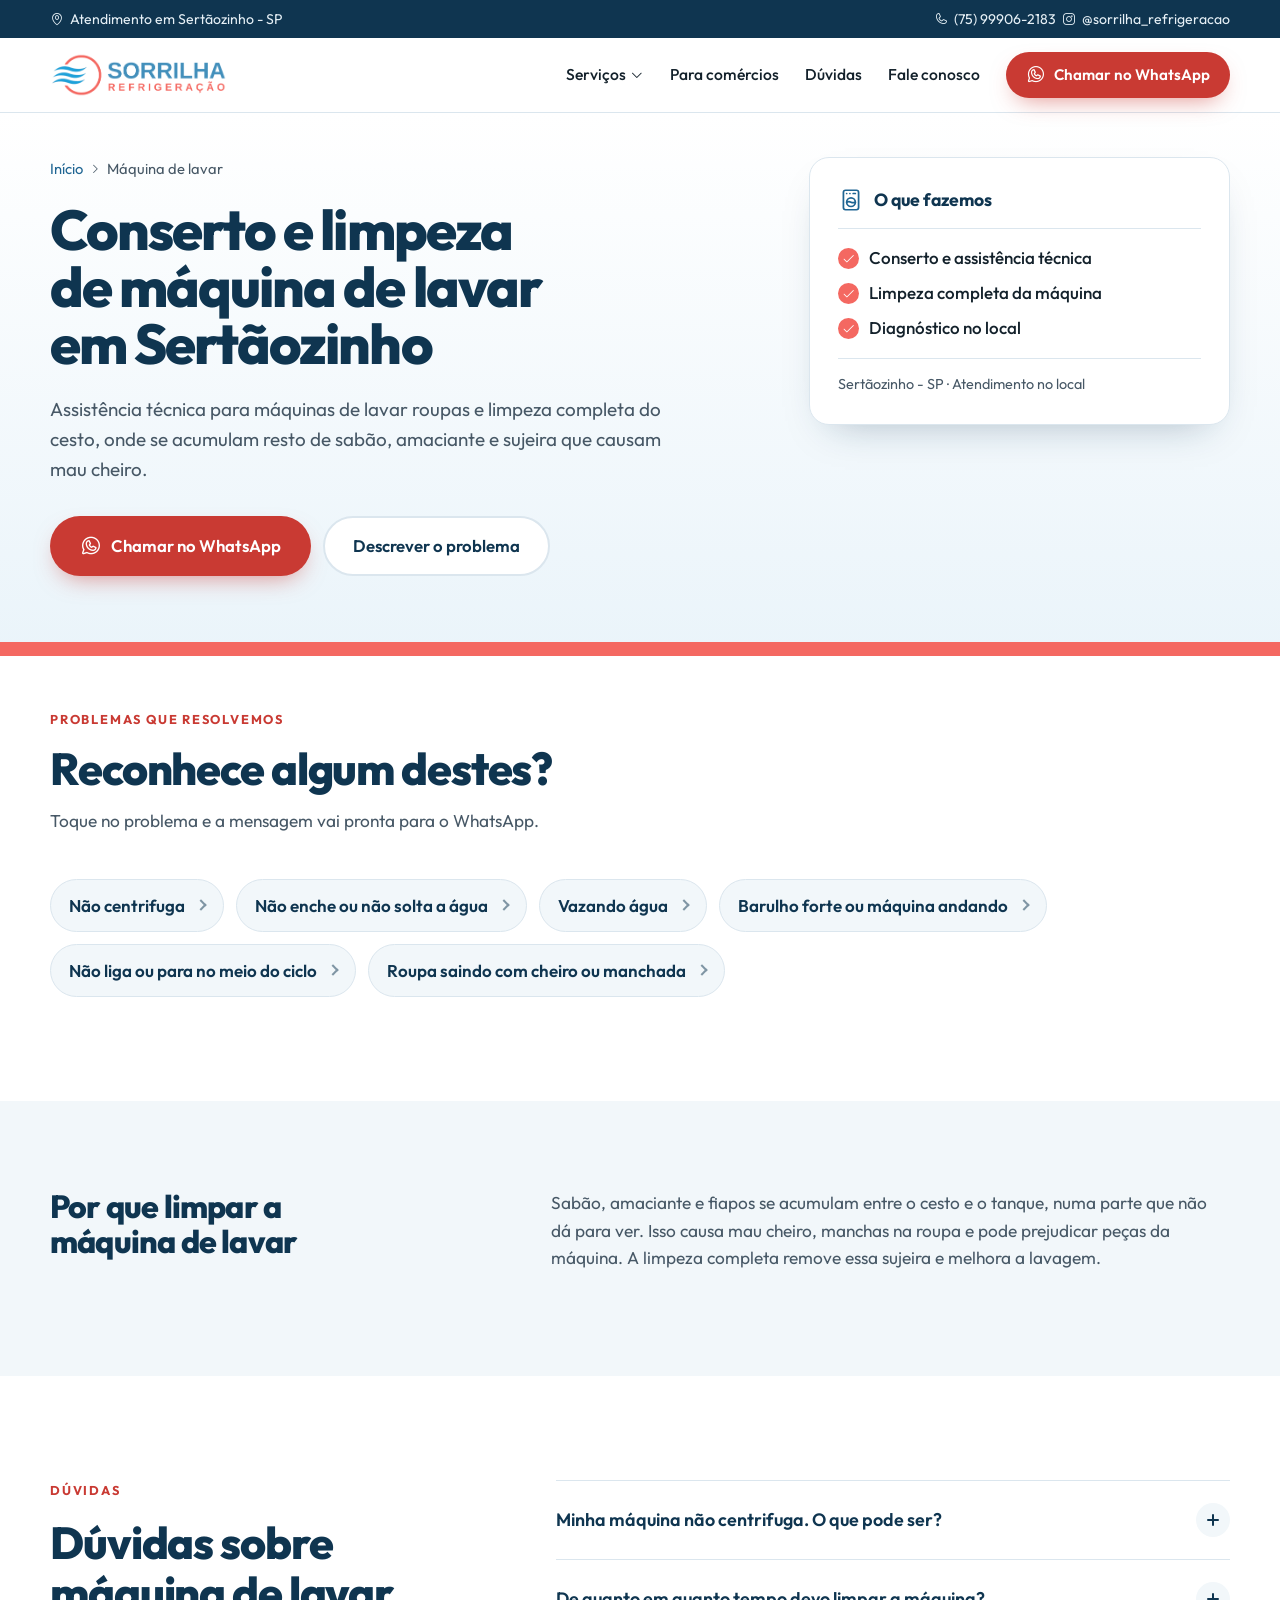
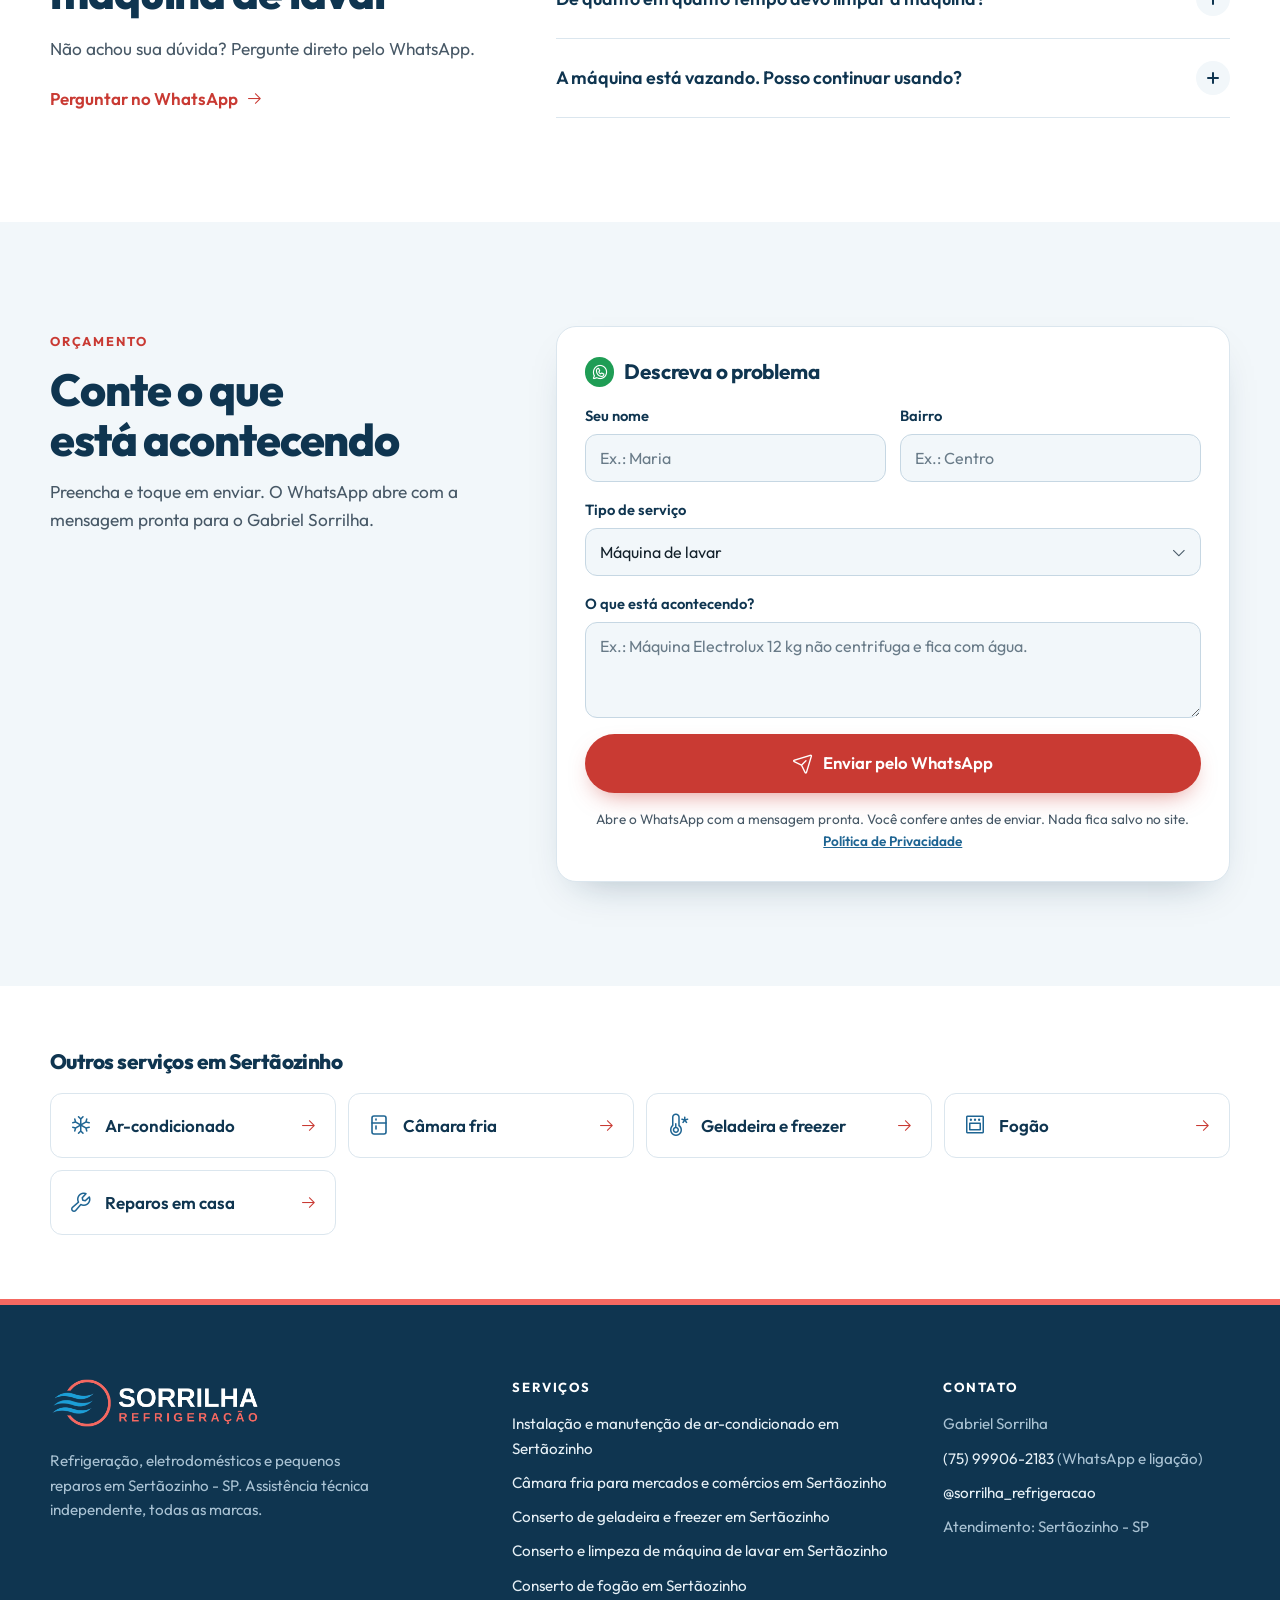
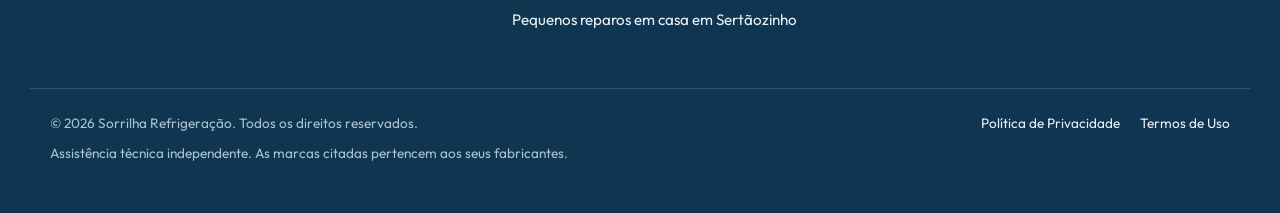
<file: maquina-de-lavar/index.html>
<!doctype html>
<html lang="pt-BR">
<head>
  <meta charset="utf-8">
  <meta name="viewport" content="width=device-width, initial-scale=1, viewport-fit=cover">
  <title>Conserto de Máquina de Lavar em Sertãozinho | Sorrilha</title>
  <meta name="description" content="Conserto e limpeza de máquina de lavar em Sertãozinho - SP: não centrifuga, vaza água, não liga ou faz barulho. Atendimento em domicílio, todas as marcas.">
  <meta name="keywords" content="conserto de máquina de lavar Sertãozinho, máquina não centrifuga, limpeza de máquina de lavar">
  <link rel="canonical" href="https://helderbento98.github.io/SORRILHA-REFRIGERA-O/maquina-de-lavar/">
  <meta name="robots" content="index, follow">
  <meta name="theme-color" content="#0f3550">
  <meta name="geo.region" content="BR-SP">
  <meta name="geo.placename" content="Sertãozinho">

  <meta property="og:type" content="website">
  <meta property="og:locale" content="pt_BR">
  <meta property="og:site_name" content="Sorrilha Refrigeração">
  <meta property="og:title" content="Conserto de Máquina de Lavar em Sertãozinho | Sorrilha">
  <meta property="og:description" content="Conserto e limpeza de máquina de lavar em Sertãozinho - SP: não centrifuga, vaza água, não liga ou faz barulho. Atendimento em domicílio, todas as marcas.">
  <meta property="og:url" content="https://helderbento98.github.io/SORRILHA-REFRIGERA-O/maquina-de-lavar/">
  <meta property="og:image" content="https://helderbento98.github.io/SORRILHA-REFRIGERA-O/assets/img/og.jpg">
  <meta name="twitter:card" content="summary_large_image">

  <link rel="icon" type="image/png" href="../assets/img/favicon.png">
  <link rel="apple-touch-icon" href="../assets/img/apple-touch-icon.png">
  <link rel="preload" href="../assets/fonts/outfit-variable.woff2" as="font" type="font/woff2" crossorigin>
  <link rel="stylesheet" href="../assets/icons/icons.css">
  <link rel="stylesheet" href="../assets/css/site.css?v=4">
  <script type="application/ld+json">{"@context":"https://schema.org","@type":"Service","name":"Conserto e limpeza de máquina de lavar em Sertãozinho","serviceType":"Máquina de lavar","description":"Conserto e limpeza de máquina de lavar em Sertãozinho - SP: não centrifuga, vaza água, não liga ou faz barulho. Atendimento em domicílio, todas as marcas.","url":"https://helderbento98.github.io/SORRILHA-REFRIGERA-O/maquina-de-lavar/","provider":{"@id":"https://helderbento98.github.io/SORRILHA-REFRIGERA-O/#empresa"},"areaServed":{"@type":"City","name":"Sertãozinho - SP"}}</script>
  <script type="application/ld+json">{"@context":"https://schema.org","@type":"BreadcrumbList","itemListElement":[{"@type":"ListItem","position":1,"name":"Início","item":"https://helderbento98.github.io/SORRILHA-REFRIGERA-O/"},{"@type":"ListItem","position":2,"name":"Máquina de lavar","item":"https://helderbento98.github.io/SORRILHA-REFRIGERA-O/maquina-de-lavar/"}]}</script>
  <script type="application/ld+json">{"@context":"https://schema.org","@type":"FAQPage","mainEntity":[{"@type":"Question","name":"Minha máquina não centrifuga. O que pode ser?","acceptedAnswer":{"@type":"Answer","text":"Pode ser roupa desbalanceada no cesto, dreno entupido que impede a água de sair, correia gasta ou defeito na placa ou no motor. Redistribua a roupa e rode só a centrifugação. Se não resolver, peça uma avaliação."}},{"@type":"Question","name":"De quanto em quanto tempo devo limpar a máquina?","acceptedAnswer":{"@type":"Answer","text":"Para o uso normal de uma família, uma limpeza completa por ano costuma bastar. Se a roupa começar a sair com cheiro ou manchas, é sinal de que está na hora."}},{"@type":"Question","name":"A máquina está vazando. Posso continuar usando?","acceptedAnswer":{"@type":"Answer","text":"Melhor não. Água perto da parte elétrica é arriscada e o vazamento pode piorar. Feche a torneira da máquina e peça uma avaliação."}}]}</script>
  
  <script>window.SORRILHA = {"whatsapp": "5575999062183", "raiz": "../", "rastreio": false, "adsConversao": "", "metaPixel": ""};</script>
  
  <script src="../assets/js/site.js?v=4" defer></script>
</head>
<body data-servico="maquina-de-lavar">
  <a class="skip" href="#conteudo">Pular para o conteúdo</a>
  <span id="menu" class="menu-anchor" aria-hidden="true"></span>
  <div class="progress" aria-hidden="true"></div>

  <div class="topbar">
    <div class="wrap topbar__inner">
      <span><i class="ph ph-map-pin" aria-hidden="true"></i> Atendimento em Sertãozinho - SP</span>
      <span class="topbar__right">
        <a href="tel:+5575999062183"><i class="ph ph-phone" aria-hidden="true"></i> (75) 99906-2183</a>
        <a href="https://www.instagram.com/sorrilha_refrigeracao/" target="_blank" rel="noopener"><i class="ph ph-instagram-logo" aria-hidden="true"></i> @sorrilha_refrigeracao</a>
      </span>
    </div>
  </div>

  <header class="nav">
    <div class="wrap nav__inner">
      <a href="../" class="nav__brand" aria-label="Sorrilha Refrigeração, página inicial">
        <img src="../assets/img/logo.png" alt="Sorrilha Refrigeração" width="806" height="200" fetchpriority="high">
      </a>

      <nav class="nav__links" aria-label="Principal">
        <div class="nav__drop">
          <a href="../#servicos" class="nav__droplabel">Serviços <i class="ph ph-caret-down" aria-hidden="true"></i></a>
          <ul class="nav__sub">
            <li><a href="../ar-condicionado/"><i class="ph ph-snowflake" aria-hidden="true"></i><span><strong>Ar-condicionado</strong><small>Instalação, limpeza, higienização e conserto de ar-condicionado split.</small></span></a></li>
            <li><a href="../camara-fria/"><svg class="ph ico ico-fridge" viewBox="0 0 24 24" fill="none" stroke="currentColor" stroke-width="1.6" stroke-linecap="round" stroke-linejoin="round" aria-hidden="true"><path d="M5 5a2 2 0 0 1 2 -2h10a2 2 0 0 1 2 2v14a2 2 0 0 1 -2 2h-10a2 2 0 0 1 -2 -2l0 -14"/><path d="M5 10h14"/><path class="ico-fridge__h1" d="M9 6v1"/><path class="ico-fridge__h2" d="M9 13v3"/></svg><span><strong>Câmara fria</strong><small>Instalação, manutenção e conserto de câmara fria para mercados e comércios.</small></span></a></li>
            <li><a href="../geladeira-e-freezer/"><i class="ph ph-thermometer-cold" aria-hidden="true"></i><span><strong>Geladeira e freezer</strong><small>Conserto de geladeira e freezer que não gela, forma gelo ou faz barulho.</small></span></a></li>
            <li><a href="../maquina-de-lavar/" aria-current="page"><svg class="ph ico ico-wash" viewBox="0 0 24 24" fill="none" stroke="currentColor" stroke-width="1.6" stroke-linecap="round" stroke-linejoin="round" aria-hidden="true"><path d="M5 5a2 2 0 0 1 2 -2h10a2 2 0 0 1 2 2v14a2 2 0 0 1 -2 2h-10a2 2 0 0 1 -2 -2l0 -14"/><path d="M8 6h.01"/><path d="M11 6h.01"/><path d="M14 6h2"/><g class="ico-wash__drum"><path d="M8 14a4 4 0 1 0 8 0a4 4 0 1 0 -8 0"/><path d="M8 14c1.333 -.667 2.667 -.667 4 0c1.333 .667 2.667 .667 4 0"/></g></svg><span><strong>Máquina de lavar</strong><small>Conserto e limpeza completa de máquina de lavar roupas.</small></span></a></li>
            <li><a href="../fogao/"><i class="ph ph-oven" aria-hidden="true"></i><span><strong>Fogão</strong><small>Conserto de boca que não acende, chama amarela, acendimento e forno.</small></span></a></li>
            <li><a href="../reparos-em-casa/"><i class="ph ph-wrench" aria-hidden="true"></i><span><strong>Reparos em casa</strong><small>Tomadas, interruptores, lustres, encanamento e vazamentos.</small></span></a></li>
          </ul>
        </div>
        <a href="../camara-fria/">Para comércios</a>
        <a href="../#duvidas">Dúvidas</a>
        <a href="../#contato">Fale conosco</a>
        <a class="btn btn--primary btn--sm nav__cta" href="https://wa.me/5575999062183?text=Ol%C3%A1%2C%20Gabriel%21%20Vim%20pelo%20site%20e%20gostaria%20de%20um%20or%C3%A7amento." target="_blank" rel="noopener"><i class="ph ph-whatsapp-logo" aria-hidden="true"></i> Chamar no WhatsApp</a>
      </nav>

      <a class="nav__toggle nav__toggle--open" href="#menu" aria-label="Abrir menu"><i class="ph ph-list" aria-hidden="true"></i></a>
      <a class="nav__toggle nav__toggle--close" href="#fechar" aria-label="Fechar menu"><i class="ph ph-x" aria-hidden="true"></i></a>
    </div>
  </header>

  <main id="conteudo">
    <section class="hero hero--page">
      <div class="wrap hero__grid hero__grid--page">
        <div class="hero__copy">
          <nav class="crumbs load" style="--d:0" aria-label="Você está em">
            <a href="../">Início</a> <i class="ph ph-caret-right" aria-hidden="true"></i> <span aria-current="page">Máquina de lavar</span>
          </nav>
          <h1 class="hero__title hero__title--page load" style="--d:1">Conserto e limpeza de máquina de lavar em Sertãozinho</h1>
          <p class="hero__sub load" style="--d:2">Assistência técnica para máquinas de lavar roupas e limpeza completa do cesto, onde se acumulam resto de sabão, amaciante e sujeira que causam mau cheiro.</p>
          <div class="hero__ctas load" style="--d:3">
            <a class="btn btn--primary btn--lg" href="https://wa.me/5575999062183?text=Ol%C3%A1%2C%20Gabriel%21%20Vim%20pelo%20site%20e%20preciso%20de%20conserto%2Flimpeza%20de%20m%C3%A1quina%20de%20lavar." target="_blank" rel="noopener"><i class="ph ph-whatsapp-logo" aria-hidden="true"></i> Chamar no WhatsApp</a>
            <a class="btn btn--ghost btn--lg" href="#orcamento">Descrever o problema</a>
          </div>
        </div>
        <aside class="scope load" style="--d:3" aria-label="O que fazemos">
          <p class="scope__t"><svg class="ph ico ico-wash" viewBox="0 0 24 24" fill="none" stroke="currentColor" stroke-width="1.6" stroke-linecap="round" stroke-linejoin="round" aria-hidden="true"><path d="M5 5a2 2 0 0 1 2 -2h10a2 2 0 0 1 2 2v14a2 2 0 0 1 -2 2h-10a2 2 0 0 1 -2 -2l0 -14"/><path d="M8 6h.01"/><path d="M11 6h.01"/><path d="M14 6h2"/><g class="ico-wash__drum"><path d="M8 14a4 4 0 1 0 8 0a4 4 0 1 0 -8 0"/><path d="M8 14c1.333 -.667 2.667 -.667 4 0c1.333 .667 2.667 .667 4 0"/></g></svg> O que fazemos</p>
          <ul>
              <li><i class="ph ph-check" aria-hidden="true"></i> Conserto e assistência técnica</li>
              <li><i class="ph ph-check" aria-hidden="true"></i> Limpeza completa da máquina</li>
              <li><i class="ph ph-check" aria-hidden="true"></i> Diagnóstico no local</li>
          </ul>
          <p class="scope__foot">Sertãozinho - SP · Atendimento no local</p>
        </aside>
      </div>

      <div class="hero-band" aria-hidden="true"></div>
    </section>

    <section class="section" aria-labelledby="p-t">
      <div class="wrap">
        <div class="section__head reveal">
          <p class="eyebrow">Problemas que resolvemos</p>
          <h2 id="p-t">Reconhece algum destes?</h2>
          <p class="section__sub">Toque no problema e a mensagem vai pronta para o WhatsApp.</p>
        </div>
        <ul class="chips chips--solo reveal">
          <li><a class="chip" href="https://wa.me/5575999062183?text=Ol%C3%A1%2C%20Gabriel%21%20Vim%20pelo%20site.%20M%C3%A1quina%20de%20lavar%3A%20n%C3%A3o%20centrifuga." target="_blank" rel="noopener">Não centrifuga</a></li>
          <li><a class="chip" href="https://wa.me/5575999062183?text=Ol%C3%A1%2C%20Gabriel%21%20Vim%20pelo%20site.%20M%C3%A1quina%20de%20lavar%3A%20n%C3%A3o%20enche%20ou%20n%C3%A3o%20solta%20a%20%C3%A1gua." target="_blank" rel="noopener">Não enche ou não solta a água</a></li>
          <li><a class="chip" href="https://wa.me/5575999062183?text=Ol%C3%A1%2C%20Gabriel%21%20Vim%20pelo%20site.%20M%C3%A1quina%20de%20lavar%3A%20vazando%20%C3%A1gua." target="_blank" rel="noopener">Vazando água</a></li>
          <li><a class="chip" href="https://wa.me/5575999062183?text=Ol%C3%A1%2C%20Gabriel%21%20Vim%20pelo%20site.%20M%C3%A1quina%20de%20lavar%3A%20barulho%20forte%20ou%20m%C3%A1quina%20andando." target="_blank" rel="noopener">Barulho forte ou máquina andando</a></li>
          <li><a class="chip" href="https://wa.me/5575999062183?text=Ol%C3%A1%2C%20Gabriel%21%20Vim%20pelo%20site.%20M%C3%A1quina%20de%20lavar%3A%20n%C3%A3o%20liga%20ou%20para%20no%20meio%20do%20ciclo." target="_blank" rel="noopener">Não liga ou para no meio do ciclo</a></li>
          <li><a class="chip" href="https://wa.me/5575999062183?text=Ol%C3%A1%2C%20Gabriel%21%20Vim%20pelo%20site.%20M%C3%A1quina%20de%20lavar%3A%20roupa%20saindo%20com%20cheiro%20ou%20manchada." target="_blank" rel="noopener">Roupa saindo com cheiro ou manchada</a></li>
        </ul>
      </div>
    </section>

    <section class="section section--soft section--tight-top" aria-label="Mais informações">
      <div class="wrap prose">
        <div class="prose__block reveal">
          <h2>Por que limpar a máquina de lavar</h2>
          <p>Sabão, amaciante e fiapos se acumulam entre o cesto e o tanque, numa parte que não dá para ver. Isso causa mau cheiro, manchas na roupa e pode prejudicar peças da máquina. A limpeza completa remove essa sujeira e melhora a lavagem.</p>
        </div>
      </div>
    </section>

    <section class="section" id="duvidas" aria-labelledby="duvidas-t">
      <div class="wrap faq">
        <div class="faq__intro reveal">
          <p class="eyebrow">Dúvidas</p>
          <h2 id="duvidas-t">Dúvidas sobre máquina de lavar</h2>
          <p class="section__sub">Não achou sua dúvida? Pergunte direto pelo WhatsApp.</p>
          <a class="link-arrow" href="https://wa.me/5575999062183?text=Ol%C3%A1%2C%20Gabriel%21%20Vim%20pelo%20site%20e%20tenho%20uma%20d%C3%BAvida." target="_blank" rel="noopener">Perguntar no WhatsApp <i class="ph ph-arrow-right" aria-hidden="true"></i></a>
        </div>
        <div class="faq__list reveal">
          <details class="faq__item">
            <summary>Minha máquina não centrifuga. O que pode ser?<span class="faq__icon" aria-hidden="true"></span></summary>
            <p>Pode ser roupa desbalanceada no cesto, dreno entupido que impede a água de sair, correia gasta ou defeito na placa ou no motor. Redistribua a roupa e rode só a centrifugação. Se não resolver, peça uma avaliação.</p>
          </details>
          <details class="faq__item">
            <summary>De quanto em quanto tempo devo limpar a máquina?<span class="faq__icon" aria-hidden="true"></span></summary>
            <p>Para o uso normal de uma família, uma limpeza completa por ano costuma bastar. Se a roupa começar a sair com cheiro ou manchas, é sinal de que está na hora.</p>
          </details>
          <details class="faq__item">
            <summary>A máquina está vazando. Posso continuar usando?<span class="faq__icon" aria-hidden="true"></span></summary>
            <p>Melhor não. Água perto da parte elétrica é arriscada e o vazamento pode piorar. Feche a torneira da máquina e peça uma avaliação.</p>
          </details>
        </div>
      </div>
    </section>

    <section class="section section--soft" id="orcamento" aria-labelledby="orc-t">
      <div class="wrap orc">
        <div class="orc__copy reveal">
          <p class="eyebrow">Orçamento</p>
          <h2 id="orc-t">Conte o que está acontecendo</h2>
          <p class="section__sub">Preencha e toque em enviar. O WhatsApp abre com a mensagem pronta para o Gabriel Sorrilha.</p>
        </div>
        <div class="reveal">

        <form class="form js-wa-form" id="f-maquina-de-lavar" action="https://wa.me/5575999062183" method="get" target="_blank" aria-labelledby="f-maquina-de-lavar-t">
          <div class="form__head">
            <p class="form__title" id="f-maquina-de-lavar-t"><i class="ph ph-whatsapp-logo" aria-hidden="true"></i> Descreva o problema</p>
            
          </div>
          <div class="form__row">
            <div class="field">
              <label for="f-maquina-de-lavar-nome">Seu nome</label>
              <input id="f-maquina-de-lavar-nome" data-campo="Nome" type="text" autocomplete="name" placeholder="Ex.: Maria">
            </div>
            <div class="field">
              <label for="f-maquina-de-lavar-bairro">Bairro</label>
              <input id="f-maquina-de-lavar-bairro" data-campo="Bairro" type="text" autocomplete="address-level3" placeholder="Ex.: Centro">
            </div>
          </div>
          <div class="field">
            <label for="f-maquina-de-lavar-servico">Tipo de serviço</label>
            <div class="select">
              <select id="f-maquina-de-lavar-servico" data-campo="Serviço">
                <option>Ar-condicionado</option>
                <option>Câmara fria</option>
                <option>Geladeira ou freezer</option>
                <option selected>Máquina de lavar</option>
                <option>Fogão</option>
                <option>Tomada, lustre ou parte elétrica</option>
                <option>Encanamento ou vazamento</option>
                <option>Outro</option>
              </select>
              <i class="ph ph-caret-down" aria-hidden="true"></i>
            </div>
          </div>
          <div class="field">
            <label for="f-maquina-de-lavar-problema">O que está acontecendo?</label>
            <textarea id="f-maquina-de-lavar-problema" data-campo="Problema" name="text" rows="3" required minlength="8"
              placeholder="Ex.: Máquina Electrolux 12 kg não centrifuga e fica com água."></textarea>
            <p class="field__error">Conte em poucas palavras o que está acontecendo.</p>
          </div>
          <button class="btn btn--primary btn--lg form__submit" type="submit"><i class="ph ph-paper-plane-tilt" aria-hidden="true"></i> Enviar pelo WhatsApp</button>
          <p class="form__note">Abre o WhatsApp com a mensagem pronta. Você confere antes de enviar.
            Nada fica salvo no site. <a href="../politica-de-privacidade/">Política de Privacidade</a></p>
        </form>
        </div>
      </div>
    </section>

    <section class="section section--tight" aria-labelledby="o-t">
      <div class="wrap">
        <h2 id="o-t" class="others__t">Outros serviços em Sertãozinho</h2>
        <ul class="others">
          <li><a class="other" href="../ar-condicionado/"><i class="ph ph-snowflake" aria-hidden="true"></i><span>Ar-condicionado</span><i class="ph ph-arrow-right" aria-hidden="true"></i></a></li>
          <li><a class="other" href="../camara-fria/"><svg class="ph ico ico-fridge" viewBox="0 0 24 24" fill="none" stroke="currentColor" stroke-width="1.6" stroke-linecap="round" stroke-linejoin="round" aria-hidden="true"><path d="M5 5a2 2 0 0 1 2 -2h10a2 2 0 0 1 2 2v14a2 2 0 0 1 -2 2h-10a2 2 0 0 1 -2 -2l0 -14"/><path d="M5 10h14"/><path class="ico-fridge__h1" d="M9 6v1"/><path class="ico-fridge__h2" d="M9 13v3"/></svg><span>Câmara fria</span><i class="ph ph-arrow-right" aria-hidden="true"></i></a></li>
          <li><a class="other" href="../geladeira-e-freezer/"><i class="ph ph-thermometer-cold" aria-hidden="true"></i><span>Geladeira e freezer</span><i class="ph ph-arrow-right" aria-hidden="true"></i></a></li>
          <li><a class="other" href="../fogao/"><i class="ph ph-oven" aria-hidden="true"></i><span>Fogão</span><i class="ph ph-arrow-right" aria-hidden="true"></i></a></li>
          <li><a class="other" href="../reparos-em-casa/"><i class="ph ph-wrench" aria-hidden="true"></i><span>Reparos em casa</span><i class="ph ph-arrow-right" aria-hidden="true"></i></a></li>
        </ul>
      </div>
    </section>
  </main>

  <footer class="footer">
    <div class="wrap footer__grid">
      <div class="footer__brand">
        <img src="../assets/img/logo-negativo.png" alt="Sorrilha Refrigeração" width="806" height="200" loading="lazy" decoding="async">
        <p>Refrigeração, eletrodomésticos e pequenos reparos em Sertãozinho - SP. Assistência técnica independente, todas as marcas.</p>
      </div>
      <nav class="footer__col" aria-label="Serviços">
        <p class="footer__h">Serviços</p>
        <ul>
          <li><a href="../ar-condicionado/">Instalação e manutenção de ar-condicionado em Sertãozinho</a></li>
          <li><a href="../camara-fria/">Câmara fria para mercados e comércios em Sertãozinho</a></li>
          <li><a href="../geladeira-e-freezer/">Conserto de geladeira e freezer em Sertãozinho</a></li>
          <li><a href="../maquina-de-lavar/">Conserto e limpeza de máquina de lavar em Sertãozinho</a></li>
          <li><a href="../fogao/">Conserto de fogão em Sertãozinho</a></li>
          <li><a href="../reparos-em-casa/">Pequenos reparos em casa em Sertãozinho</a></li>
        </ul>
      </nav>
      <div class="footer__col">
        <p class="footer__h">Contato</p>
        <ul>
          <li>Gabriel Sorrilha</li>
          <li><a href="tel:+5575999062183">(75) 99906-2183</a> (WhatsApp e ligação)</li>
          <li><a href="https://www.instagram.com/sorrilha_refrigeracao/" target="_blank" rel="noopener">@sorrilha_refrigeracao</a></li>
          <li>Atendimento: Sertãozinho - SP</li>
        </ul>
      </div>
    </div>
    <div class="wrap footer__bottom">
      <p>© 2026 Sorrilha Refrigeração. Todos os direitos reservados.</p>
      <nav class="footer__legal" aria-label="Informações legais">
        <a href="../politica-de-privacidade/">Política de Privacidade</a>
        <a href="../termos-de-uso/">Termos de Uso</a>
      </nav>
      <p class="footer__marcas">Assistência técnica independente. As marcas citadas pertencem aos seus fabricantes.</p>
    </div>
  </footer>

  <a class="fab" href="https://wa.me/5575999062183?text=Ol%C3%A1%2C%20Gabriel%21%20Vim%20pelo%20site%20e%20gostaria%20de%20um%20or%C3%A7amento." target="_blank" rel="noopener" aria-label="Chamar no WhatsApp"><i class="ph ph-whatsapp-logo" aria-hidden="true"></i></a>

</body>
</html>
</file>
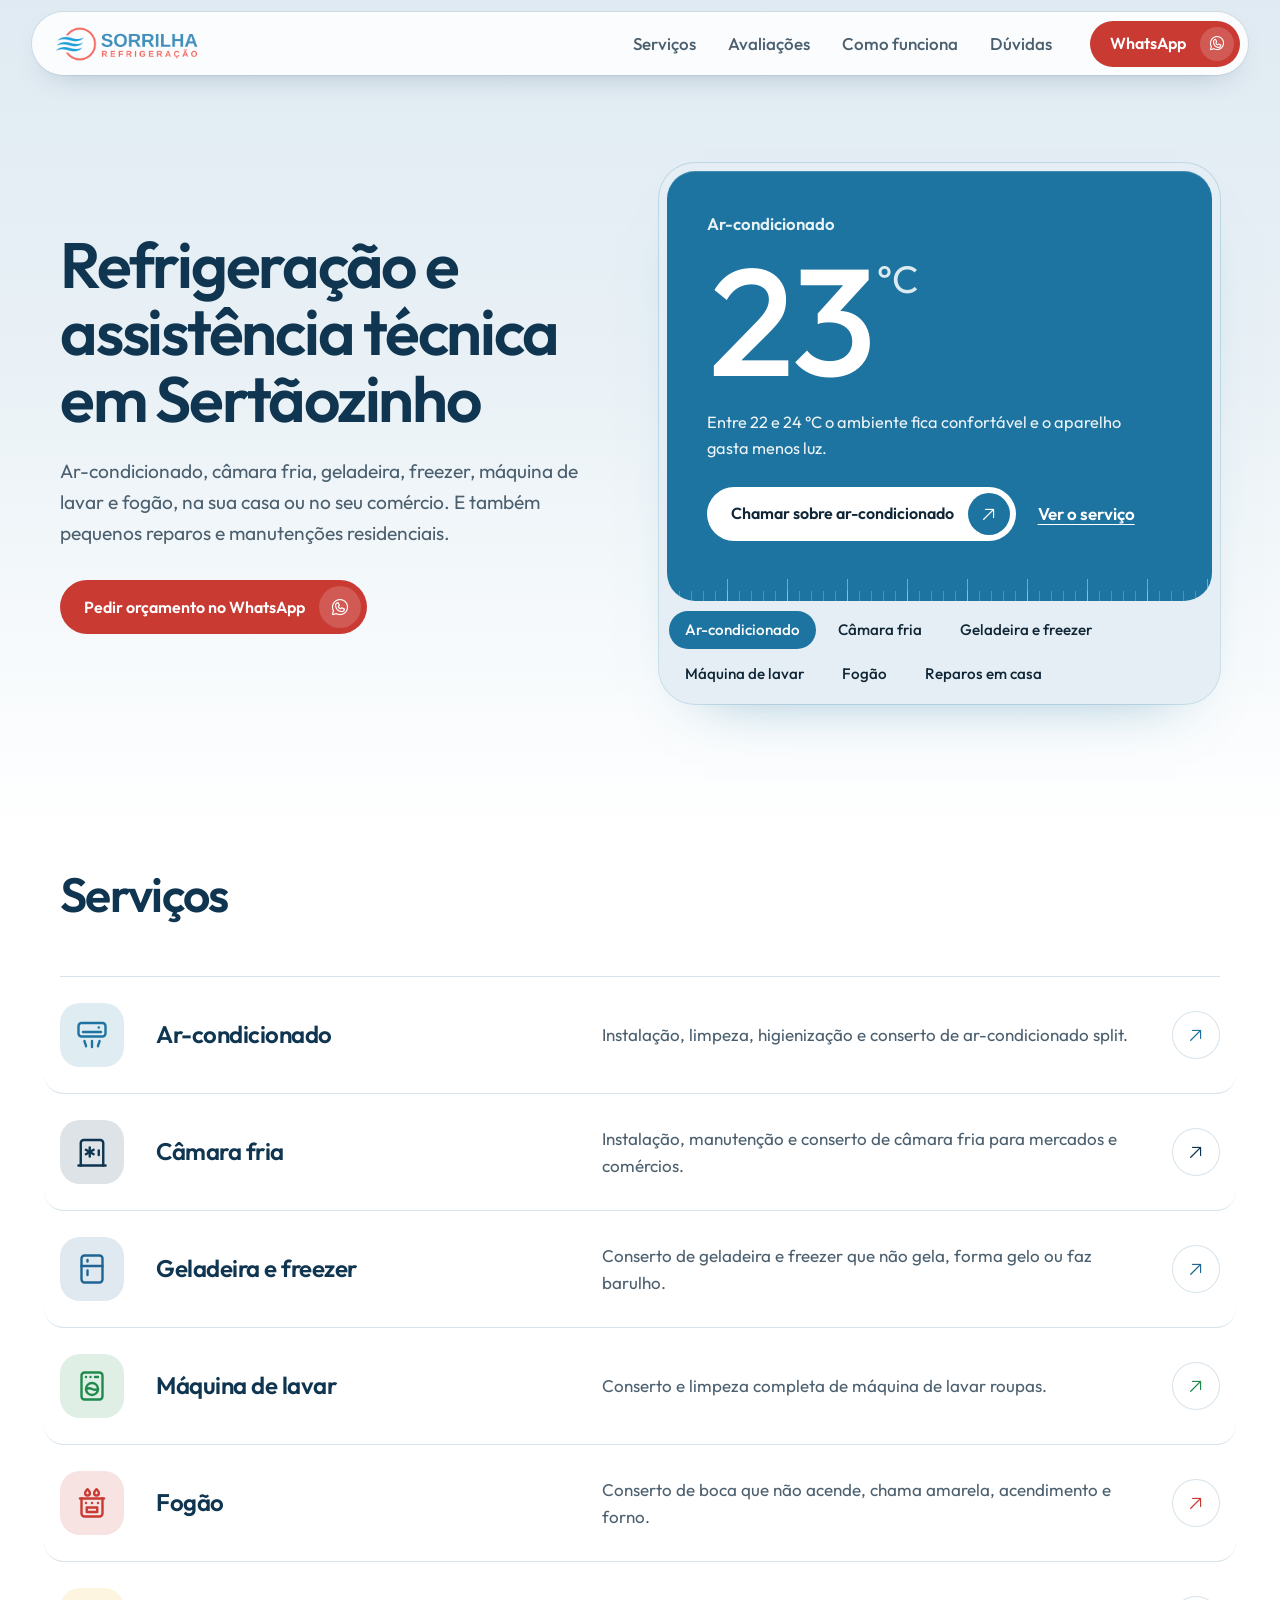
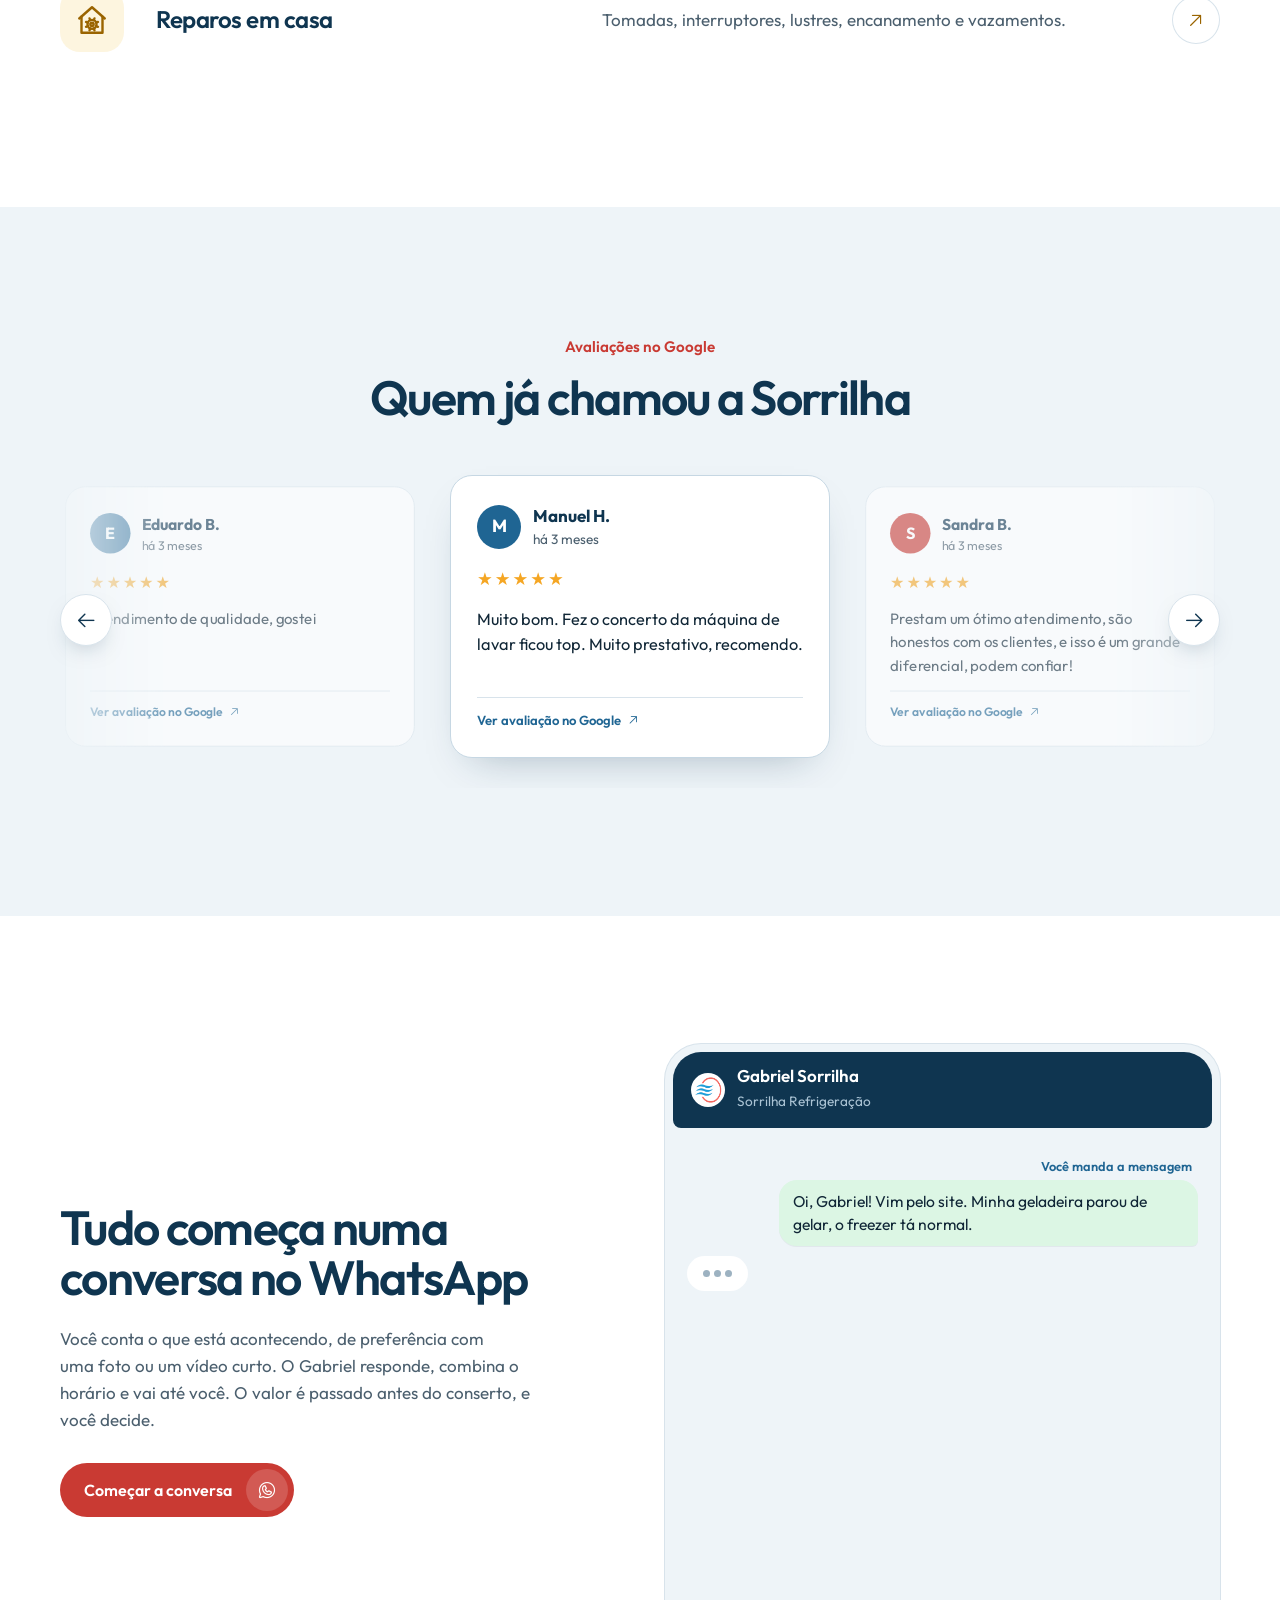
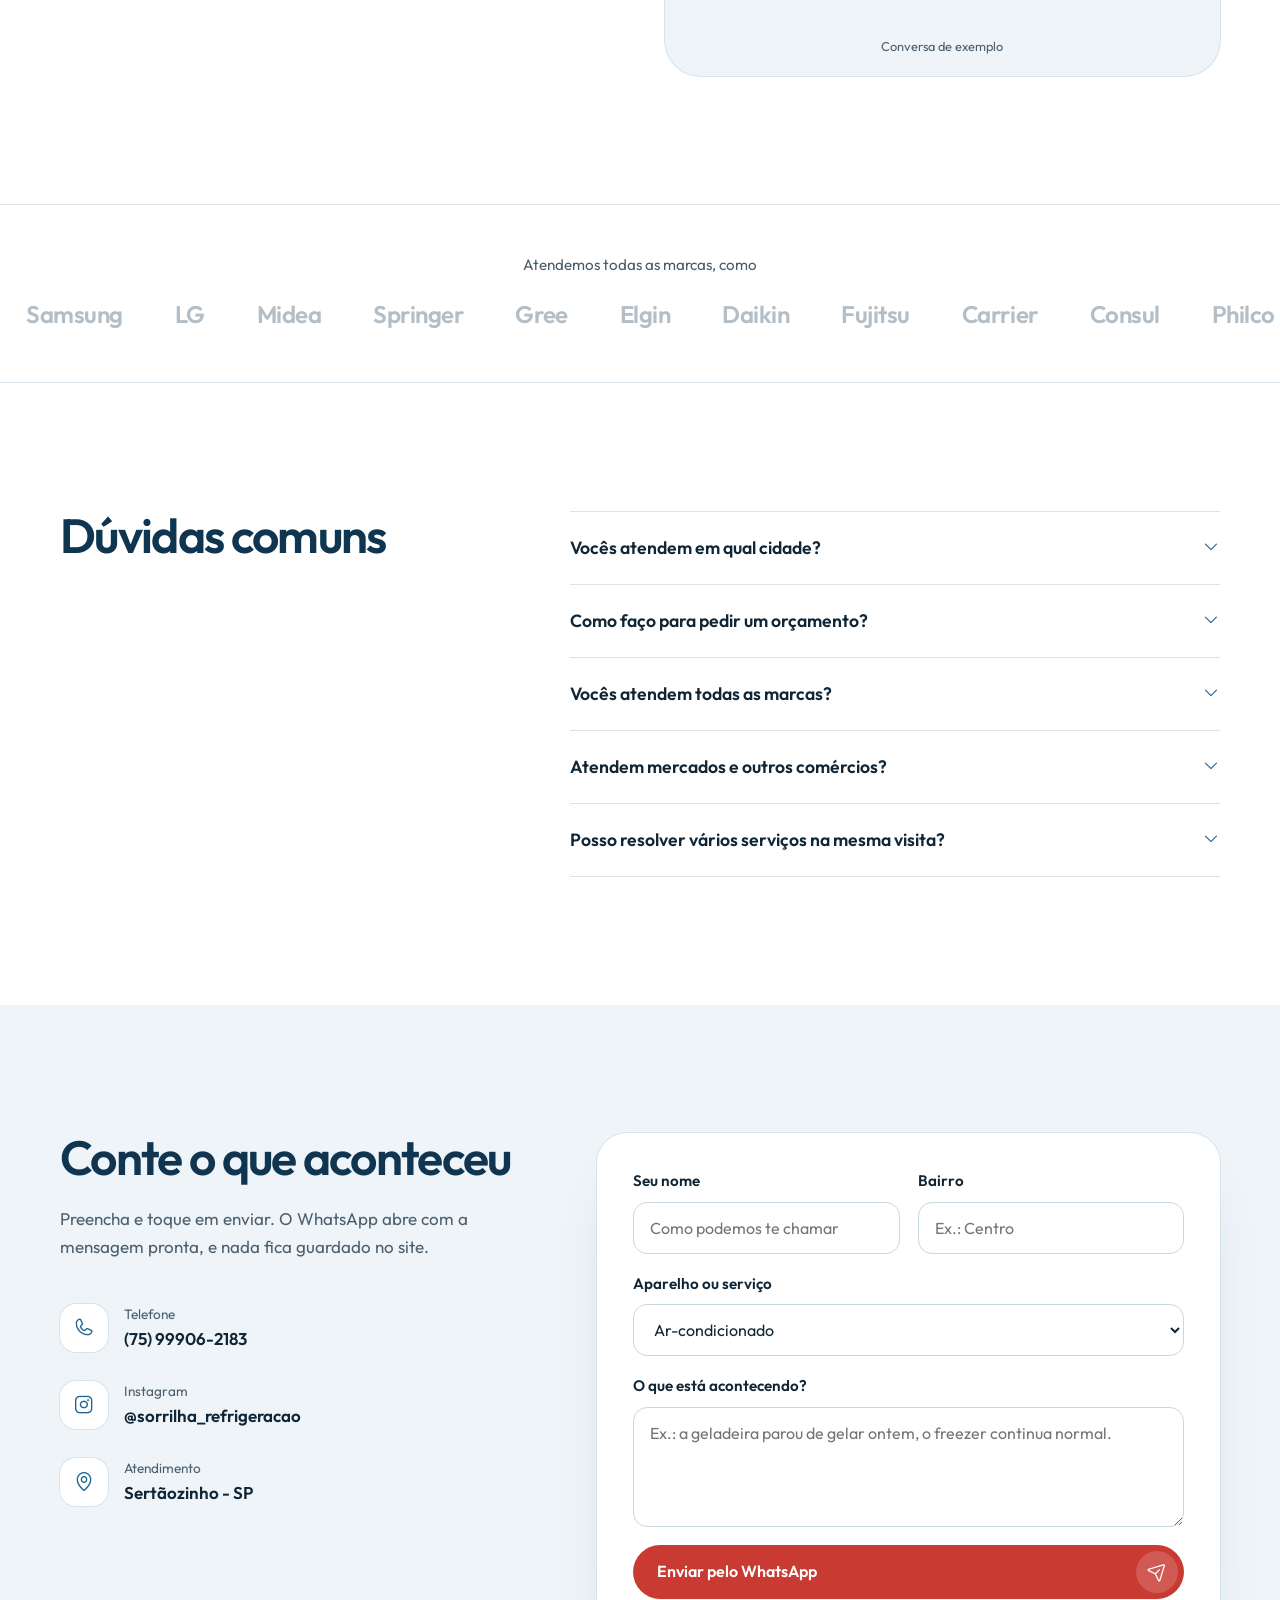
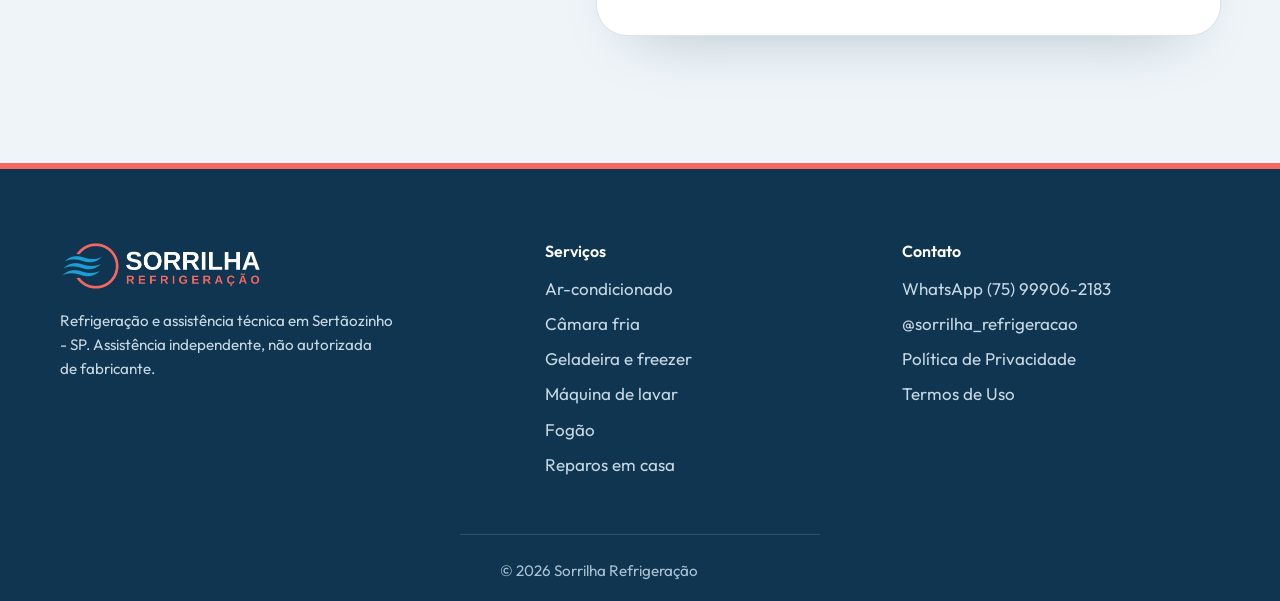
<file: modelo-2/index.html>
<!doctype html>
<html lang="pt-BR">
<head>
<meta charset="utf-8">
<meta name="viewport" content="width=device-width, initial-scale=1">
<title>Modelo 2 | Sorrilha Refrigeração</title>
<meta name="description" content="Ar-condicionado, câmara fria e conserto de geladeira, freezer, máquina de lavar e fogão em Sertãozinho - SP. Atendimento em casa e no comércio.">
<meta name="robots" content="noindex">
<meta name="theme-color" content="#0f3550">
<link rel="icon" href="../assets/img/favicon.png">
<link rel="preload" href="../assets/fonts/outfit-variable.woff2" as="font" type="font/woff2" crossorigin>
<link rel="stylesheet" href="../assets/icons/icons.css">
<link rel="stylesheet" href="m2.css">
</head>
<body>
<a class="skip" href="#conteudo">Pular para o conteúdo</a>

<header class="top">
  <nav class="top__bar" aria-label="Principal">
    <a class="top__logo" href="#inicio"><img src="../assets/img/logo.png" alt="Sorrilha Refrigeração" width="170" height="42"></a>
    <ul class="top__links">
      <li><a href="#servicos">Serviços</a></li>
      <li><a href="#avaliacoes">Avaliações</a></li>
      <li><a href="#como-funciona">Como funciona</a></li>
      <li><a href="#duvidas">Dúvidas</a></li>
    </ul>
    <a class="pill pill--wa top__cta" href="https://wa.me/5575999062183?text=Ol%C3%A1%2C%20Gabriel%21%20Vim%20pelo%20site%20e%20gostaria%20de%20um%20or%C3%A7amento." target="_blank" rel="noopener">WhatsApp<span class="pill__ico"><i class="ph ph-whatsapp-logo" aria-hidden="true"></i></span></a>
  </nav>
</header>
<main id="conteudo">
<section class="hero" id="inicio">
  <div class="wrap hero__grid">
    <div class="hero__txt">
      <h1>Refrigeração e assistência técnica em Sertãozinho</h1>
      <p class="hero__sub">Ar-condicionado, câmara fria, geladeira, freezer, máquina de lavar e fogão, na sua casa ou no seu comércio. E também pequenos reparos e manutenções residenciais.</p>
      <div class="hero__acts">
        <a class="pill pill--wa" href="https://wa.me/5575999062183?text=Ol%C3%A1%2C%20Gabriel%21%20Vim%20pelo%20site%20e%20gostaria%20de%20um%20or%C3%A7amento." target="_blank" rel="noopener">Pedir orçamento no WhatsApp<span class="pill__ico"><i class="ph ph-whatsapp-logo" aria-hidden="true"></i></span></a>
      </div>
    </div>
    
<div class="dial" style="--cor:#c93a33" data-abertura='{"v": 34, "u": "\u00b0C", "cor": "#c93a33", "rotulo": "Tarde de ver\u00e3o em Sert\u00e3ozinho"}'>
  <div class="dial__screen" aria-live="polite">
    <p class="dial__label">Tarde de verão em Sertãozinho</p>
    <p class="dial__read"><span class="dial__num">34</span><span class="dial__unit">°C</span></p>
    <p class="dial__frase">Lá fora o sol aperta. Do lado de dentro, a temperatura certa depende do aparelho.</p>
    <div class="dial__acts">
      <a class="pill pill--light dial__wa" href="https://wa.me/5575999062183?text=Ol%C3%A1%2C%20Gabriel%21%20Vim%20pelo%20site%20e%20preciso%20de%20servi%C3%A7o%20em%20ar-condicionado." target="_blank" rel="noopener">Chamar sobre ar-condicionado<span class="pill__ico"><i class="ph ph-arrow-up-right" aria-hidden="true"></i></span></a>
      <a class="dial__more" href="../ar-condicionado/">Ver o serviço</a>
    </div>
  </div>
  <div class="dial__opts" role="tablist" aria-label="Escolha o aparelho"><button type="button" class="dial__opt" role="tab" aria-selected="false" data-s="ar-condicionado">Ar-condicionado</button><button type="button" class="dial__opt" role="tab" aria-selected="false" data-s="camara-fria">Câmara fria</button><button type="button" class="dial__opt" role="tab" aria-selected="false" data-s="geladeira-e-freezer">Geladeira e freezer</button><button type="button" class="dial__opt" role="tab" aria-selected="false" data-s="maquina-de-lavar">Máquina de lavar</button><button type="button" class="dial__opt" role="tab" aria-selected="false" data-s="fogao">Fogão</button><button type="button" class="dial__opt" role="tab" aria-selected="false" data-s="reparos-em-casa">Reparos em casa</button></div>
</div>
<script type="application/json" id="leituras">{"ar-condicionado": {"v": 23, "u": "°C", "cor": "#1d74a0", "tx": "#fff", "frase": "Entre 22 e 24 °C o ambiente fica confortável e o aparelho gasta menos luz.", "nome": "Ar-condicionado", "resumo": "Instalação, limpeza, higienização e conserto de ar-condicionado split.", "href": "../ar-condicionado/", "wa": "https://wa.me/5575999062183?text=Ol%C3%A1%2C%20Gabriel%21%20Vim%20pelo%20site%20e%20preciso%20de%20servi%C3%A7o%20em%20ar-condicionado."}, "camara-fria": {"v": -18, "u": "°C", "cor": "#0f3550", "tx": "#fff", "frase": "Congelados se conservam a −18 °C ou menos. Se a câmara não chega lá, a mercadoria corre risco.", "nome": "Câmara fria", "resumo": "Instalação, manutenção e conserto de câmara fria para mercados e comércios.", "href": "../camara-fria/", "wa": "https://wa.me/5575999062183?text=Ol%C3%A1%2C%20Gabriel%21%20Vim%20pelo%20site.%20Tenho%20um%20com%C3%A9rcio%20e%20preciso%20de%20atendimento%20em%20c%C3%A2mara%20fria."}, "geladeira-e-freezer": {"v": 4, "u": "°C", "cor": "#1f6593", "tx": "#fff", "frase": "Uma geladeira bem regulada fica perto de 4 °C. Acima disso, a comida estraga mais rápido.", "nome": "Geladeira e freezer", "resumo": "Conserto de geladeira e freezer que não gela, forma gelo ou faz barulho.", "href": "../geladeira-e-freezer/", "wa": "https://wa.me/5575999062183?text=Ol%C3%A1%2C%20Gabriel%21%20Vim%20pelo%20site%20e%20preciso%20de%20conserto%20em%20geladeira%2Ffreezer."}, "maquina-de-lavar": {"v": 700, "u": "rpm", "cor": "#1f8a4c", "tx": "#fff", "frase": "É mais ou menos a rotação da centrifugação. Quando o cesto não chega lá, a roupa sai encharcada.", "nome": "Máquina de lavar", "resumo": "Conserto e limpeza completa de máquina de lavar roupas.", "href": "../maquina-de-lavar/", "wa": "https://wa.me/5575999062183?text=Ol%C3%A1%2C%20Gabriel%21%20Vim%20pelo%20site%20e%20preciso%20de%20conserto%2Flimpeza%20de%20m%C3%A1quina%20de%20lavar."}, "fogao": {"v": 180, "u": "°C", "cor": "#c93a33", "tx": "#fff", "frase": "A temperatura de quase toda receita de bolo. Forno que não chega nela precisa de conserto.", "nome": "Fogão", "resumo": "Conserto de boca que não acende, chama amarela, acendimento e forno.", "href": "../fogao/", "wa": "https://wa.me/5575999062183?text=Ol%C3%A1%2C%20Gabriel%21%20Vim%20pelo%20site%20e%20preciso%20de%20conserto%20de%20fog%C3%A3o."}, "reparos-em-casa": {"v": 127, "u": "V", "cor": "#f2b417", "tx": "#102636", "frase": "Tomadas, interruptores, lustres e vazamentos. Serviço pequeno, feito com a energia desligada.", "nome": "Reparos em casa", "resumo": "Tomadas, interruptores, lustres, encanamento e vazamentos.", "href": "../reparos-em-casa/", "wa": "https://wa.me/5575999062183?text=Ol%C3%A1%2C%20Gabriel%21%20Vim%20pelo%20site%20e%20preciso%20de%20um%20reparo%20em%20casa."}}</script>
  </div>
</section>
<section class="sec" id="servicos">
  <div class="wrap">
    <div class="sec__head">
      <h2>Serviços</h2>
    </div>
    <ul class="svcs">
      <li><a class="svc" href="../ar-condicionado/" style="--cor:#1d74a0;--tx:#fff;--ink:#1d74a0">
        <span class="svc__ico"><svg class="ico ico-ar" viewBox="0 0 24 24" fill="none" stroke="currentColor" stroke-width="1.6" stroke-linecap="round" stroke-linejoin="round" aria-hidden="true"><path d="M5 4h14a2 2 0 0 1 2 2v5a2 2 0 0 1 -2 2h-14a2 2 0 0 1 -2 -2v-5a2 2 0 0 1 2 -2z"/><path d="M6 10h12"/><path d="M16.5 7h.01"/><g class="ico-ar__air"><path d="M7 16c0 1.4 1 2 1 3.5"/><path d="M12 16v4"/><path d="M17 16c0 1.4 -1 2 -1 3.5"/></g></svg></span>
        <span class="svc__name">Ar-condicionado</span>
        <span class="svc__sum">Instalação, limpeza, higienização e conserto de ar-condicionado split.</span>
        <span class="svc__go"><i class="ph ph-arrow-up-right" aria-hidden="true"></i></span>
      </a></li>
      <li><a class="svc" href="../camara-fria/" style="--cor:#0f3550;--tx:#fff;--ink:#0f3550">
        <span class="svc__ico"><svg class="ico ico-camara" viewBox="0 0 24 24" fill="none" stroke="currentColor" stroke-width="1.6" stroke-linecap="round" stroke-linejoin="round" aria-hidden="true"><path d="M4.5 21v-15a2 2 0 0 1 2 -2h11a2 2 0 0 1 2 2v15"/><path d="M3 21h18"/><path d="M16.5 11v3"/><g class="ico-camara__flake"><path d="M10.5 9v6"/><path d="M7.9 10.5l5.2 3"/><path d="M7.9 13.5l5.2 -3"/></g></svg></span>
        <span class="svc__name">Câmara fria</span>
        <span class="svc__sum">Instalação, manutenção e conserto de câmara fria para mercados e comércios.</span>
        <span class="svc__go"><i class="ph ph-arrow-up-right" aria-hidden="true"></i></span>
      </a></li>
      <li><a class="svc" href="../geladeira-e-freezer/" style="--cor:#1f6593;--tx:#fff;--ink:#1f6593">
        <span class="svc__ico"><svg class="ico ico-fridge" viewBox="0 0 24 24" fill="none" stroke="currentColor" stroke-width="1.6" stroke-linecap="round" stroke-linejoin="round" aria-hidden="true"><path d="M5 5a2 2 0 0 1 2 -2h10a2 2 0 0 1 2 2v14a2 2 0 0 1 -2 2h-10a2 2 0 0 1 -2 -2l0 -14"/><path d="M5 10h14"/><path class="ico-fridge__h" d="M9 6v1"/><path class="ico-fridge__h" d="M9 13v3"/></svg></span>
        <span class="svc__name">Geladeira e freezer</span>
        <span class="svc__sum">Conserto de geladeira e freezer que não gela, forma gelo ou faz barulho.</span>
        <span class="svc__go"><i class="ph ph-arrow-up-right" aria-hidden="true"></i></span>
      </a></li>
      <li><a class="svc" href="../maquina-de-lavar/" style="--cor:#1f8a4c;--tx:#fff;--ink:#1f8a4c">
        <span class="svc__ico"><svg class="ico ico-wash" viewBox="0 0 24 24" fill="none" stroke="currentColor" stroke-width="1.6" stroke-linecap="round" stroke-linejoin="round" aria-hidden="true"><path d="M5 5a2 2 0 0 1 2 -2h10a2 2 0 0 1 2 2v14a2 2 0 0 1 -2 2h-10a2 2 0 0 1 -2 -2l0 -14"/><path d="M8 6h.01"/><path d="M11 6h.01"/><path d="M14 6h2"/><g class="ico-wash__drum"><path d="M8 14a4 4 0 1 0 8 0a4 4 0 1 0 -8 0"/><path d="M8 14c1.333 -.667 2.667 -.667 4 0c1.333 .667 2.667 .667 4 0"/></g></svg></span>
        <span class="svc__name">Máquina de lavar</span>
        <span class="svc__sum">Conserto e limpeza completa de máquina de lavar roupas.</span>
        <span class="svc__go"><i class="ph ph-arrow-up-right" aria-hidden="true"></i></span>
      </a></li>
      <li><a class="svc" href="../fogao/" style="--cor:#c93a33;--tx:#fff;--ink:#c93a33">
        <span class="svc__ico"><svg class="ico ico-fogao" viewBox="0 0 24 24" fill="none" stroke="currentColor" stroke-width="1.6" stroke-linecap="round" stroke-linejoin="round" aria-hidden="true"><path d="M4 9h16"/><path d="M5 9v10a2 2 0 0 0 2 2h10a2 2 0 0 0 2 -2v-10"/><path d="M8 12h.01"/><path d="M12 12h.01"/><path d="M16 12h.01"/><path d="M8.5 15h7v3h-7z"/><g class="ico-fogao__fl"><path d="M9 7c-1 0 -1.6 -.7 -1.6 -1.5c0 -1.1 1.6 -2.7 1.6 -2.7s1.6 1.6 1.6 2.7c0 .8 -.6 1.5 -1.6 1.5z"/></g><g class="ico-fogao__fl ico-fogao__fl--2"><path d="M15 7c-1 0 -1.6 -.7 -1.6 -1.5c0 -1.1 1.6 -2.7 1.6 -2.7s1.6 1.6 1.6 2.7c0 .8 -.6 1.5 -1.6 1.5z"/></g></svg></span>
        <span class="svc__name">Fogão</span>
        <span class="svc__sum">Conserto de boca que não acende, chama amarela, acendimento e forno.</span>
        <span class="svc__go"><i class="ph ph-arrow-up-right" aria-hidden="true"></i></span>
      </a></li>
      <li><a class="svc" href="../reparos-em-casa/" style="--cor:#f2b417;--tx:#102636;--ink:#9a6400">
        <span class="svc__ico"><svg class="ico ico-casa" viewBox="0 0 24 24" fill="none" stroke="currentColor" stroke-width="1.6" stroke-linecap="round" stroke-linejoin="round" aria-hidden="true"><path d="M3.5 11l8.5 -7.5l8.5 7.5"/><path d="M5 9.8v10.7h14v-10.7"/><g class="ico-casa__gear"><circle cx="12" cy="14.9" r="3"/><circle cx="12" cy="14.9" r="1.1"/><path d="M14.77 16.05L15.97 16.55M13.15 17.67L13.65 18.87M10.85 17.67L10.35 18.87M9.23 16.05L8.03 16.55M9.23 13.75L8.03 13.25M10.85 12.13L10.35 10.93M13.15 12.13L13.65 10.93M14.77 13.75L15.97 13.25"/></g></svg></span>
        <span class="svc__name">Reparos em casa</span>
        <span class="svc__sum">Tomadas, interruptores, lustres, encanamento e vazamentos.</span>
        <span class="svc__go"><i class="ph ph-arrow-up-right" aria-hidden="true"></i></span>
      </a></li>
    </ul>
  </div>
</section>
    <section class="sec sec--soft" id="avaliacoes" aria-labelledby="av-t">
      <div class="wrap">
        <div class="reviews-head">
          <p class="eyebrow">Avaliações no Google</p>
          <h2 id="av-t">Quem já chamou a Sorrilha</h2>
          <div class="rating"></div>
        </div>
      </div>
      <div class="carousel">
        <button class="carousel__btn carousel__btn--prev" type="button" aria-label="Avaliação anterior" hidden><i class="ph ph-arrow-left" aria-hidden="true"></i></button>
        <ul class="reviews" tabindex="0" aria-label="Avaliações de clientes">
          <li class="review review--c0">
            <div class="review__top">
              <span class="review__avatar" aria-hidden="true">M</span>
              <span class="review__who"><strong>Manuel H.</strong><small>há 3 meses</small></span>
            </div>
            <div class="review__stars" role="img" aria-label="5 de 5 estrelas"><span>★★★★★</span><span class="review__off"></span></div>
            <blockquote>Muito bom. Fez o concerto da máquina de lavar ficou top. Muito prestativo, recomendo.</blockquote>
            <a class="review__src" href="https://www.google.com/maps/contrib/110952830723655940270/reviews?hl=pt-BR" target="_blank" rel="noopener">Ver avaliação no Google <i class="ph ph-arrow-up-right" aria-hidden="true"></i></a>
          </li>
          <li class="review review--c1">
            <div class="review__top">
              <span class="review__avatar" aria-hidden="true">S</span>
              <span class="review__who"><strong>Sandra B.</strong><small>há 3 meses</small></span>
            </div>
            <div class="review__stars" role="img" aria-label="5 de 5 estrelas"><span>★★★★★</span><span class="review__off"></span></div>
            <blockquote>Prestam um ótimo atendimento, são honestos com os clientes, e isso é um grande diferencial, podem confiar!</blockquote>
            <a class="review__src" href="https://www.google.com/maps/contrib/114087981476000836882/reviews?hl=pt-BR" target="_blank" rel="noopener">Ver avaliação no Google <i class="ph ph-arrow-up-right" aria-hidden="true"></i></a>
          </li>
          <li class="review review--c2">
            <div class="review__top">
              <span class="review__avatar" aria-hidden="true">T</span>
              <span class="review__who"><strong>Tainá L.</strong><small>há 3 meses</small></span>
            </div>
            <div class="review__stars" role="img" aria-label="5 de 5 estrelas"><span>★★★★★</span><span class="review__off"></span></div>
            <blockquote>Muito bom profissional, atendimento excelente.</blockquote>
            <a class="review__src" href="https://www.google.com/maps/contrib/117794246307687388836/reviews?hl=pt-BR" target="_blank" rel="noopener">Ver avaliação no Google <i class="ph ph-arrow-up-right" aria-hidden="true"></i></a>
          </li>
          <li class="review review--c0">
            <div class="review__top">
              <span class="review__avatar" aria-hidden="true">A</span>
              <span class="review__who"><strong>Amariuldo S.</strong><small>há 2 semanas</small></span>
            </div>
            <div class="review__stars" role="img" aria-label="5 de 5 estrelas"><span>★★★★★</span><span class="review__off"></span></div>
            <blockquote>Muito bom exelente</blockquote>
            <a class="review__src" href="https://www.google.com/maps/contrib/100359409370315906318/reviews?hl=pt-BR" target="_blank" rel="noopener">Ver avaliação no Google <i class="ph ph-arrow-up-right" aria-hidden="true"></i></a>
          </li>
          <li class="review review--c1">
            <div class="review__top">
              <span class="review__avatar" aria-hidden="true">Q</span>
              <span class="review__who"><strong>Quezia F.</strong><small>há 2 meses</small></span>
            </div>
            <div class="review__stars" role="img" aria-label="5 de 5 estrelas"><span>★★★★★</span><span class="review__off"></span></div>
            <blockquote>Excelente profissional e ótimo atendimento.</blockquote>
            <a class="review__src" href="https://www.google.com/maps/contrib/115886534326477653508/reviews?hl=pt-BR" target="_blank" rel="noopener">Ver avaliação no Google <i class="ph ph-arrow-up-right" aria-hidden="true"></i></a>
          </li>
          <li class="review review--c2">
            <div class="review__top">
              <span class="review__avatar" aria-hidden="true">P</span>
              <span class="review__who"><strong>Pri R.</strong><small>há 2 meses</small></span>
            </div>
            <div class="review__stars" role="img" aria-label="5 de 5 estrelas"><span>★★★★★</span><span class="review__off"></span></div>
            <blockquote>Ótimo serviço!!!!! Indico</blockquote>
            <a class="review__src" href="https://www.google.com/maps/contrib/107708286854145130605/reviews?hl=pt-BR" target="_blank" rel="noopener">Ver avaliação no Google <i class="ph ph-arrow-up-right" aria-hidden="true"></i></a>
          </li>
          <li class="review review--c0">
            <div class="review__top">
              <span class="review__avatar" aria-hidden="true">E</span>
              <span class="review__who"><strong>Eduardo B.</strong><small>há 3 meses</small></span>
            </div>
            <div class="review__stars" role="img" aria-label="5 de 5 estrelas"><span>★★★★★</span><span class="review__off"></span></div>
            <blockquote>Atendimento de qualidade, gostei</blockquote>
            <a class="review__src" href="https://www.google.com/maps/contrib/118187716534474903360/reviews?hl=pt-BR" target="_blank" rel="noopener">Ver avaliação no Google <i class="ph ph-arrow-up-right" aria-hidden="true"></i></a>
          </li>
        </ul>
        <button class="carousel__btn carousel__btn--next" type="button" aria-label="Próxima avaliação" hidden><i class="ph ph-arrow-right" aria-hidden="true"></i></button>
      </div>
    </section>
    <script>
      /* Carrossel em loop: centraliza um card, deixa os das bordas transparentes e liga as setas.
         O script copia os cards antes e depois da lista, para sempre haver um card de cada lado;
         ao chegar numa cópia, volta sem animação para o card original equivalente.
         Sem script, os cards continuam deslizando com o dedo ou a barra de rolagem. */
      (function () {
        var rail = document.querySelector('#avaliacoes .reviews');
        if (!rail) return;
        var originais = Array.prototype.slice.call(rail.querySelectorAll('.review'));
        var n = originais.length;
        var prev = document.querySelector('#avaliacoes .carousel__btn--prev');
        var next = document.querySelector('#avaliacoes .carousel__btn--next');
        if (n < 2) return;

        function copia(el) {
          var c = el.cloneNode(true);
          c.setAttribute('aria-hidden', 'true');
          c.querySelectorAll('a').forEach(function (a) { a.tabIndex = -1; });
          return c;
        }
        originais.slice().reverse().forEach(function (el) { rail.insertBefore(copia(el), rail.firstChild); });
        originais.forEach(function (el) { rail.appendChild(copia(el)); });
        var cards = Array.prototype.slice.call(rail.querySelectorAll('.review'));   /* 3 x n */
        var atual = n, pendente = false, parado;

        function centroDe(el) { return el.offsetLeft + el.offsetWidth / 2; }
        function posicao(i) { return centroDe(cards[i]) - rail.clientWidth / 2; }
        function vaiPara(i, suave) {
          rail.scrollTo({ left: posicao(i), behavior: suave ? 'smooth' : 'auto' });
        }
        function salto(i) {
          /* troca da cópia para o original, sem animação e sem o encaixe atrapalhar */
          rail.style.scrollSnapType = 'none';
          rail.scrollLeft = posicao(i);
          rail.offsetWidth;
          rail.style.scrollSnapType = '';
        }
        function atualiza() {
          pendente = false;
          var meio = rail.scrollLeft + rail.clientWidth / 2, melhor = 0, menor = Infinity;
          cards.forEach(function (c, i) {
            var d = Math.abs(centroDe(c) - meio) / (c.offsetWidth + 20);
            c.style.setProperty('--d', d.toFixed(3));
            if (d < menor) { menor = d; melhor = i; }
          });
          cards.forEach(function (c, i) { c.classList.toggle('is-center', i === melhor); });
          atual = melhor;
        }
        function aoParar() {
          atualiza();
          if (atual < n) { salto(atual + n); atualiza(); }
          else if (atual >= 2 * n) { salto(atual - n); atualiza(); }
        }
        rail.addEventListener('scroll', function () {
          if (!pendente) { pendente = true; requestAnimationFrame(atualiza); }
          clearTimeout(parado); parado = setTimeout(aoParar, 140);
        }, { passive: true });
        window.addEventListener('resize', function () { salto(atual); atualiza(); });
        prev.addEventListener('click', function () { vaiPara(atual - 1, true); });
        next.addEventListener('click', function () { vaiPara(atual + 1, true); });
        rail.addEventListener('keydown', function (e) {
          if (e.key === 'ArrowLeft') { e.preventDefault(); vaiPara(atual - 1, true); }
          if (e.key === 'ArrowRight') { e.preventDefault(); vaiPara(atual + 1, true); }
        });
        prev.hidden = next.hidden = false;
        salto(n);   /* começa no primeiro original, com a última avaliação à esquerda */
        atualiza();
      })();
    </script>
<section class="sec sec--chat" id="como-funciona">
  <div class="wrap chat-grid">
    <div class="chat-grid__txt">
      <h2>Tudo começa numa conversa no WhatsApp</h2>
      <p>Você conta o que está acontecendo, de preferência com uma foto ou um vídeo curto. O Gabriel responde, combina o horário e vai até você. O valor é passado antes do conserto, e você decide.</p>
      <a class="pill pill--wa" href="https://wa.me/5575999062183?text=Ol%C3%A1%2C%20Gabriel%21%20Vim%20pelo%20site%20e%20gostaria%20de%20um%20or%C3%A7amento." target="_blank" rel="noopener">Começar a conversa<span class="pill__ico"><i class="ph ph-whatsapp-logo" aria-hidden="true"></i></span></a>
    </div>
    <div class="phone">
      <div class="phone__top"><img src="../assets/img/mark.png" alt="" width="34" height="34"><div><strong>Gabriel Sorrilha</strong><span>Sorrilha Refrigeração</span></div></div>
      <ol class="phone__msgs" aria-label="Exemplo de atendimento"><li class="msg msg--eu"><span class="msg__step">Você manda a mensagem</span><p>Oi, Gabriel! Vim pelo site. Minha geladeira parou de gelar, o freezer tá normal.</p></li><li class="msg msg--ele"><span class="msg__step">O horário é combinado</span><p>Oi! Consigo passar aí amanhã às 9h, pode ser?</p></li><li class="msg msg--eu"><p>Pode sim, obrigada!</p></li><li class="msg msg--ele"><span class="msg__step">Diagnóstico e valor antes do conserto</span><p>Achei: é o ventilador do freezer. Te passo o valor antes de trocar a peça.</p></li><li class="msg msg--ele"><span class="msg__step">Resolvido</span><p>Pronto, já tá gelando de novo 👍</p></li></ol>
      <p class="phone__note">Conversa de exemplo</p>
    </div>
  </div>
</section>
<section class="brands" aria-label="Marcas atendidas">
  <p class="brands__t">Atendemos todas as marcas, como</p>
  <div class="mq"><ul class="mq__g"><li>Samsung</li><li>LG</li><li>Midea</li><li>Springer</li><li>Gree</li><li>Elgin</li><li>Daikin</li><li>Fujitsu</li><li>Carrier</li><li>Consul</li><li>Philco</li><li>Agratto</li><li>Electrolux</li><li>TCL</li><li>Brastemp</li><li>Panasonic</li><li>Esmaltec</li><li>Metalfrio</li><li>Gelopar</li><li>Fricon</li><li>Atlas</li><li>Mueller</li><li>Dako</li><li>Continental</li></ul><ul class="mq__g" aria-hidden="true"><li>Samsung</li><li>LG</li><li>Midea</li><li>Springer</li><li>Gree</li><li>Elgin</li><li>Daikin</li><li>Fujitsu</li><li>Carrier</li><li>Consul</li><li>Philco</li><li>Agratto</li><li>Electrolux</li><li>TCL</li><li>Brastemp</li><li>Panasonic</li><li>Esmaltec</li><li>Metalfrio</li><li>Gelopar</li><li>Fricon</li><li>Atlas</li><li>Mueller</li><li>Dako</li><li>Continental</li></ul></div>
</section>
<section class="sec" id="duvidas">
  <div class="wrap faq">
    <h2>Dúvidas comuns</h2>
    <div class="faq__list"><details><summary>Vocês atendem em qual cidade?<i class="ph ph-caret-down" aria-hidden="true"></i></summary><p>Atendemos em Sertãozinho - SP, em casas, apartamentos e comércios. Se você está em outra cidade da região, consulte pelo WhatsApp.</p></details><details><summary>Como faço para pedir um orçamento?<i class="ph ph-caret-down" aria-hidden="true"></i></summary><p>Pelo WhatsApp ou pelo formulário desta página. Conte qual é o aparelho, a marca e o que está acontecendo. Se puder, mande uma foto ou um vídeo curto: isso ajuda a entender o problema antes da visita.</p></details><details><summary>Vocês atendem todas as marcas?<i class="ph ph-caret-down" aria-hidden="true"></i></summary><p>Sim. Fazemos assistência técnica independente em aparelhos de todas as marcas. Não somos assistência autorizada de fabricante.</p></details><details><summary>Atendem mercados e outros comércios?<i class="ph ph-caret-down" aria-hidden="true"></i></summary><p>Sim. Fazemos instalação, manutenção e conserto de câmaras frias, freezers e expositores comerciais, além do ar-condicionado do estabelecimento.</p></details><details><summary>Posso resolver vários serviços na mesma visita?<i class="ph ph-caret-down" aria-hidden="true"></i></summary><p>Pode, e costuma ser mais prático. Mande a lista pelo WhatsApp, por exemplo a limpeza do ar-condicionado e uma tomada para trocar, e combinamos tudo de uma vez.</p></details></div>
  </div>
</section>
<section class="sec sec--contact" id="contato">
  <div class="wrap contact">
    <div class="contact__txt">
      <h2>Conte o que aconteceu</h2>
      <p>Preencha e toque em enviar. O WhatsApp abre com a mensagem pronta, e nada fica guardado no site.</p>
      <ul class="contact__ch">
        <li><a href="tel:+5575999062183"><i class="ph ph-phone" aria-hidden="true"></i><span><small>Telefone</small>(75) 99906-2183</span></a></li>
        <li><a href="https://www.instagram.com/sorrilha_refrigeracao/" target="_blank" rel="noopener"><i class="ph ph-instagram-logo" aria-hidden="true"></i><span><small>Instagram</small>@sorrilha_refrigeracao</span></a></li>
        <li><p><i class="ph ph-map-pin" aria-hidden="true"></i><span><small>Atendimento</small>Sertãozinho - SP</span></p></li>
      </ul>
    </div>
    <form class="form js-form" novalidate>
      <label>Seu nome<input data-campo="Nome" name="nome" autocomplete="name" placeholder="Como podemos te chamar"></label>
      <label>Bairro<input data-campo="Bairro" name="bairro" placeholder="Ex.: Centro"></label>
      <label class="form__full">Aparelho ou serviço<select data-campo="Serviço" name="servico"><option>Ar-condicionado</option><option>Câmara fria</option><option>Geladeira ou freezer</option><option>Máquina de lavar</option><option>Fogão</option><option>Tomada, lustre ou parte elétrica</option><option>Encanamento ou vazamento</option><option>Outro</option></select></label>
      <label class="form__full">O que está acontecendo?<textarea data-campo="Problema" name="problema" rows="4" required placeholder="Ex.: a geladeira parou de gelar ontem, o freezer continua normal."></textarea></label>
      <p class="form__err" hidden>Escreva o que está acontecendo para o Gabriel entender o problema.</p>
      <button class="pill pill--wa form__full" type="submit">Enviar pelo WhatsApp<span class="pill__ico"><i class="ph ph-paper-plane-tilt" aria-hidden="true"></i></span></button>
    </form>
  </div>
</section></main>

<footer class="foot">
  <div class="wrap foot__grid">
    <div><img src="../assets/img/logo-negativo.png" alt="Sorrilha Refrigeração" width="190" height="47"><p>Refrigeração e assistência técnica em Sertãozinho - SP. Assistência independente, não autorizada de fabricante.</p></div>
    <div><h3>Serviços</h3><ul><li><a href="../ar-condicionado/">Ar-condicionado</a></li><li><a href="../camara-fria/">Câmara fria</a></li><li><a href="../geladeira-e-freezer/">Geladeira e freezer</a></li><li><a href="../maquina-de-lavar/">Máquina de lavar</a></li><li><a href="../fogao/">Fogão</a></li><li><a href="../reparos-em-casa/">Reparos em casa</a></li></ul></div>
    <div><h3>Contato</h3><ul><li><a href="https://wa.me/5575999062183?text=Ol%C3%A1%2C%20Gabriel%21%20Vim%20pelo%20site%20e%20gostaria%20de%20um%20or%C3%A7amento." target="_blank" rel="noopener">WhatsApp (75) 99906-2183</a></li><li><a href="https://www.instagram.com/sorrilha_refrigeracao/" target="_blank" rel="noopener">@sorrilha_refrigeracao</a></li><li><a href="../politica-de-privacidade/">Política de Privacidade</a></li><li><a href="../termos-de-uso/">Termos de Uso</a></li></ul></div>
  </div>
  <p class="wrap foot__end">© 2026 Sorrilha Refrigeração</p>
</footer>
<script>window.SORRILHA_WA = "5575999062183";</script>
<script src="m2.js" defer></script>
</body>
</html>
</file>
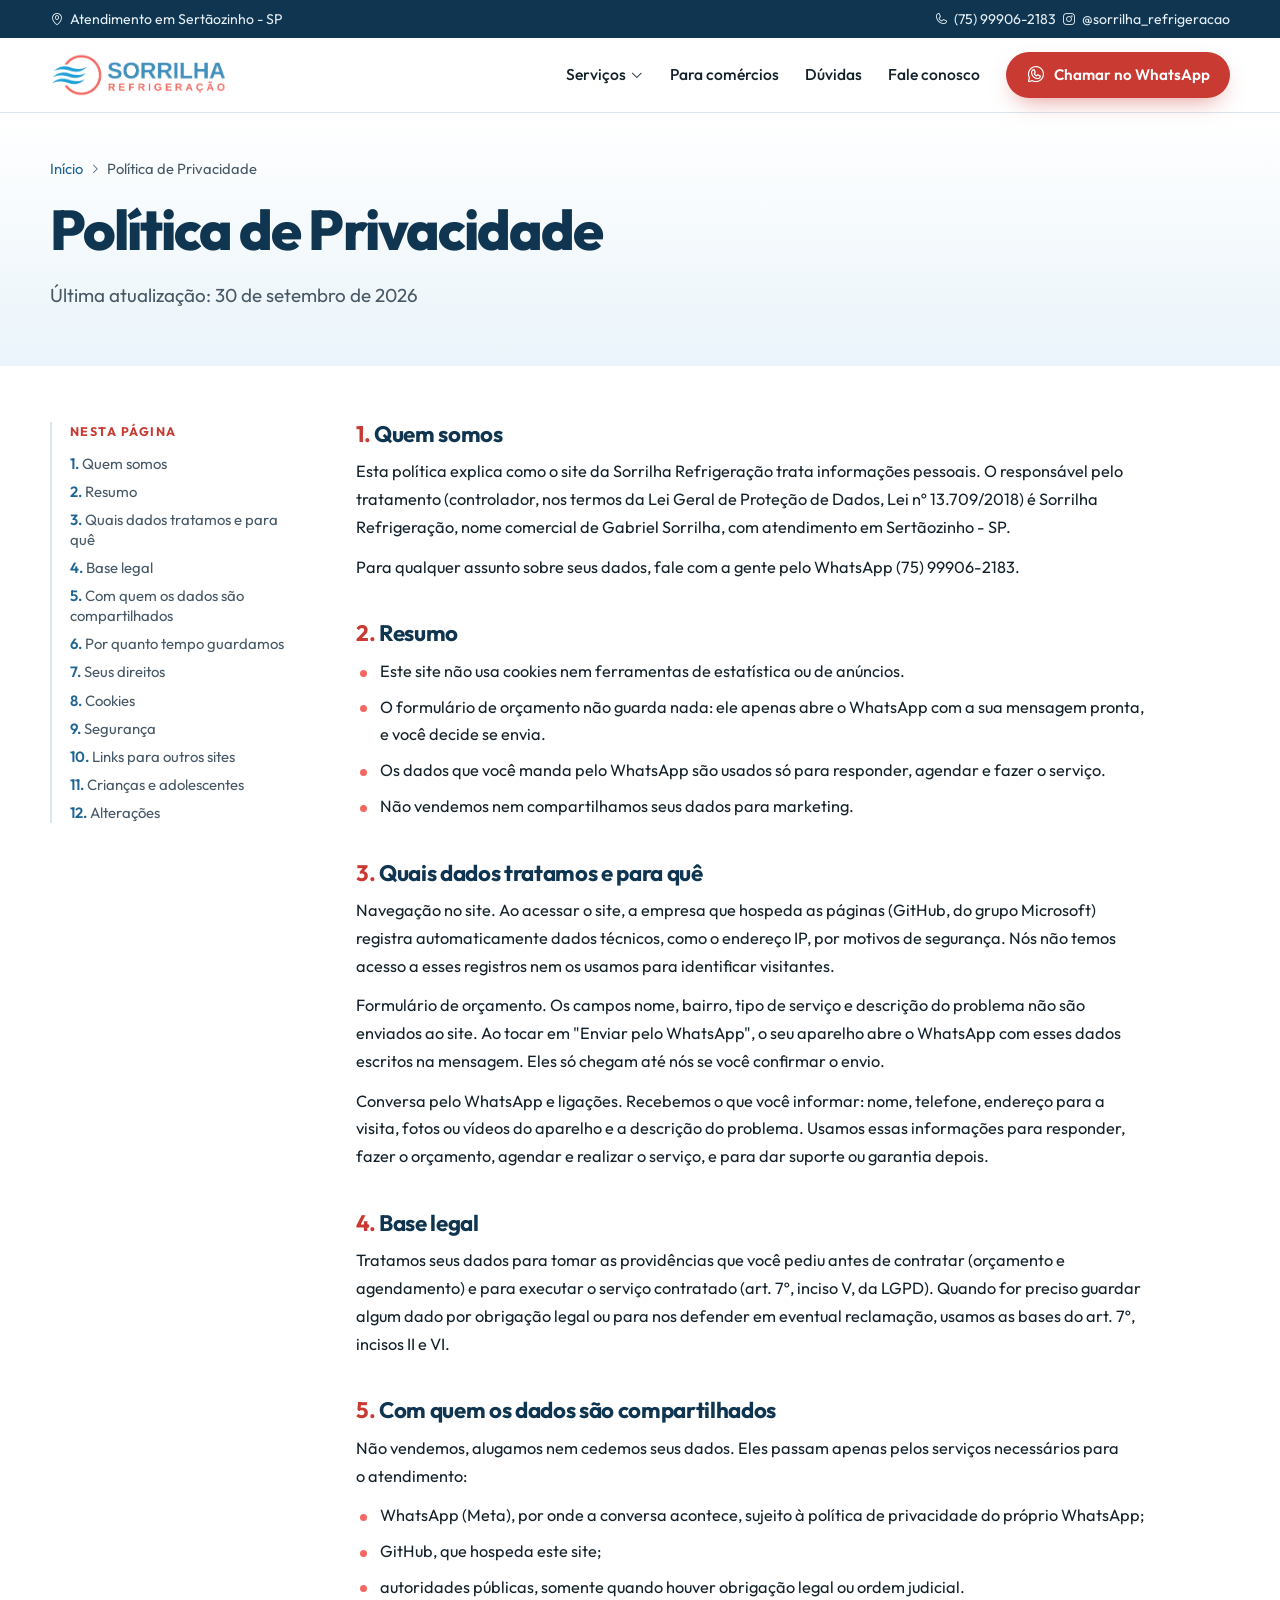
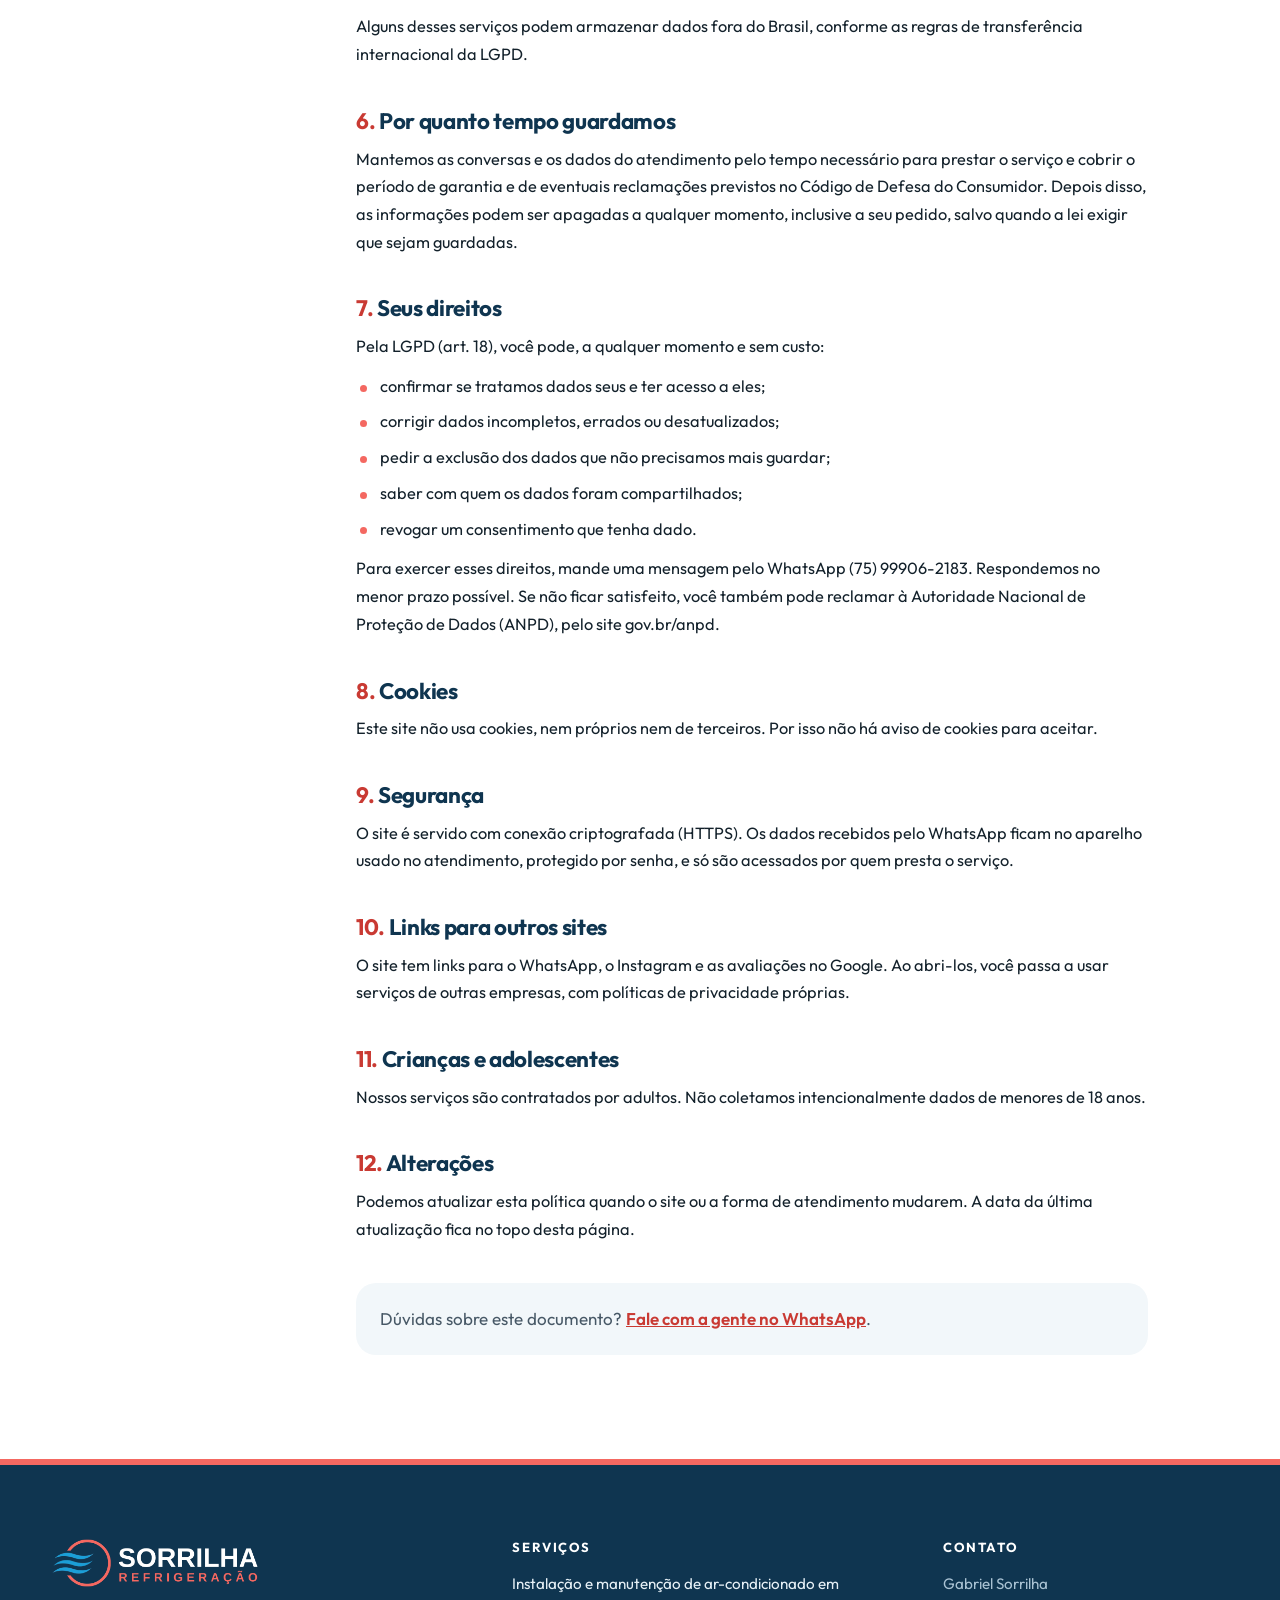
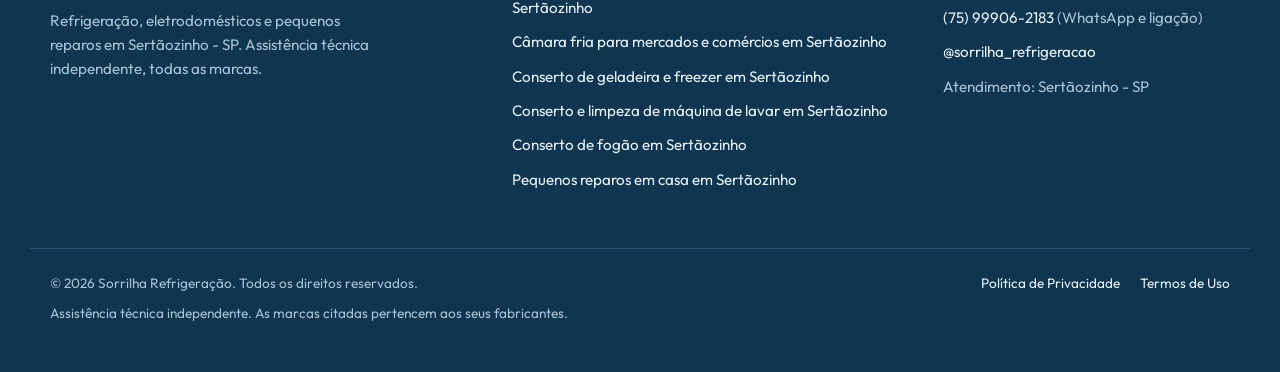
<file: politica-de-privacidade/index.html>
<!doctype html>
<html lang="pt-BR">
<head>
  <meta charset="utf-8">
  <meta name="viewport" content="width=device-width, initial-scale=1, viewport-fit=cover">
  <title>Política de Privacidade | Sorrilha Refrigeração</title>
  <meta name="description" content="Como a Sorrilha Refrigeração trata dados pessoais no site e no atendimento pelo WhatsApp, conforme a LGPD.">
  <link rel="canonical" href="https://helderbento98.github.io/SORRILHA-REFRIGERA-O/politica-de-privacidade/">
  <meta name="robots" content="index, follow">
  <meta name="theme-color" content="#0f3550">
  <meta name="geo.region" content="BR-SP">
  <meta name="geo.placename" content="Sertãozinho">

  <meta property="og:type" content="website">
  <meta property="og:locale" content="pt_BR">
  <meta property="og:site_name" content="Sorrilha Refrigeração">
  <meta property="og:title" content="Política de Privacidade | Sorrilha Refrigeração">
  <meta property="og:description" content="Como a Sorrilha Refrigeração trata dados pessoais no site e no atendimento pelo WhatsApp, conforme a LGPD.">
  <meta property="og:url" content="https://helderbento98.github.io/SORRILHA-REFRIGERA-O/politica-de-privacidade/">
  <meta property="og:image" content="https://helderbento98.github.io/SORRILHA-REFRIGERA-O/assets/img/og.jpg">
  <meta name="twitter:card" content="summary_large_image">

  <link rel="icon" type="image/png" href="../assets/img/favicon.png">
  <link rel="apple-touch-icon" href="../assets/img/apple-touch-icon.png">
  <link rel="preload" href="../assets/fonts/outfit-variable.woff2" as="font" type="font/woff2" crossorigin>
  <link rel="stylesheet" href="../assets/icons/icons.css">
  <link rel="stylesheet" href="../assets/css/site.css?v=4">
  
  
  <script>window.SORRILHA = {"whatsapp": "5575999062183", "raiz": "../", "rastreio": false, "adsConversao": "", "metaPixel": ""};</script>
  
  <script src="../assets/js/site.js?v=4" defer></script>
</head>
<body data-servico="inicio">
  <a class="skip" href="#conteudo">Pular para o conteúdo</a>
  <span id="menu" class="menu-anchor" aria-hidden="true"></span>
  <div class="progress" aria-hidden="true"></div>

  <div class="topbar">
    <div class="wrap topbar__inner">
      <span><i class="ph ph-map-pin" aria-hidden="true"></i> Atendimento em Sertãozinho - SP</span>
      <span class="topbar__right">
        <a href="tel:+5575999062183"><i class="ph ph-phone" aria-hidden="true"></i> (75) 99906-2183</a>
        <a href="https://www.instagram.com/sorrilha_refrigeracao/" target="_blank" rel="noopener"><i class="ph ph-instagram-logo" aria-hidden="true"></i> @sorrilha_refrigeracao</a>
      </span>
    </div>
  </div>

  <header class="nav">
    <div class="wrap nav__inner">
      <a href="../" class="nav__brand" aria-label="Sorrilha Refrigeração, página inicial">
        <img src="../assets/img/logo.png" alt="Sorrilha Refrigeração" width="806" height="200" fetchpriority="high">
      </a>

      <nav class="nav__links" aria-label="Principal">
        <div class="nav__drop">
          <a href="../#servicos" class="nav__droplabel">Serviços <i class="ph ph-caret-down" aria-hidden="true"></i></a>
          <ul class="nav__sub">
            <li><a href="../ar-condicionado/"><i class="ph ph-snowflake" aria-hidden="true"></i><span><strong>Ar-condicionado</strong><small>Instalação, limpeza, higienização e conserto de ar-condicionado split.</small></span></a></li>
            <li><a href="../camara-fria/"><svg class="ph ico ico-fridge" viewBox="0 0 24 24" fill="none" stroke="currentColor" stroke-width="1.6" stroke-linecap="round" stroke-linejoin="round" aria-hidden="true"><path d="M5 5a2 2 0 0 1 2 -2h10a2 2 0 0 1 2 2v14a2 2 0 0 1 -2 2h-10a2 2 0 0 1 -2 -2l0 -14"/><path d="M5 10h14"/><path class="ico-fridge__h1" d="M9 6v1"/><path class="ico-fridge__h2" d="M9 13v3"/></svg><span><strong>Câmara fria</strong><small>Instalação, manutenção e conserto de câmara fria para mercados e comércios.</small></span></a></li>
            <li><a href="../geladeira-e-freezer/"><i class="ph ph-thermometer-cold" aria-hidden="true"></i><span><strong>Geladeira e freezer</strong><small>Conserto de geladeira e freezer que não gela, forma gelo ou faz barulho.</small></span></a></li>
            <li><a href="../maquina-de-lavar/"><svg class="ph ico ico-wash" viewBox="0 0 24 24" fill="none" stroke="currentColor" stroke-width="1.6" stroke-linecap="round" stroke-linejoin="round" aria-hidden="true"><path d="M5 5a2 2 0 0 1 2 -2h10a2 2 0 0 1 2 2v14a2 2 0 0 1 -2 2h-10a2 2 0 0 1 -2 -2l0 -14"/><path d="M8 6h.01"/><path d="M11 6h.01"/><path d="M14 6h2"/><g class="ico-wash__drum"><path d="M8 14a4 4 0 1 0 8 0a4 4 0 1 0 -8 0"/><path d="M8 14c1.333 -.667 2.667 -.667 4 0c1.333 .667 2.667 .667 4 0"/></g></svg><span><strong>Máquina de lavar</strong><small>Conserto e limpeza completa de máquina de lavar roupas.</small></span></a></li>
            <li><a href="../fogao/"><i class="ph ph-oven" aria-hidden="true"></i><span><strong>Fogão</strong><small>Conserto de boca que não acende, chama amarela, acendimento e forno.</small></span></a></li>
            <li><a href="../reparos-em-casa/"><i class="ph ph-wrench" aria-hidden="true"></i><span><strong>Reparos em casa</strong><small>Tomadas, interruptores, lustres, encanamento e vazamentos.</small></span></a></li>
          </ul>
        </div>
        <a href="../camara-fria/">Para comércios</a>
        <a href="../#duvidas">Dúvidas</a>
        <a href="../#contato">Fale conosco</a>
        <a class="btn btn--primary btn--sm nav__cta" href="https://wa.me/5575999062183?text=Ol%C3%A1%2C%20Gabriel%21%20Vim%20pelo%20site%20e%20gostaria%20de%20um%20or%C3%A7amento." target="_blank" rel="noopener"><i class="ph ph-whatsapp-logo" aria-hidden="true"></i> Chamar no WhatsApp</a>
      </nav>

      <a class="nav__toggle nav__toggle--open" href="#menu" aria-label="Abrir menu"><i class="ph ph-list" aria-hidden="true"></i></a>
      <a class="nav__toggle nav__toggle--close" href="#fechar" aria-label="Fechar menu"><i class="ph ph-x" aria-hidden="true"></i></a>
    </div>
  </header>

  <main id="conteudo">
    <section class="hero hero--page hero--legal">
      <div class="wrap">
        <nav class="crumbs" aria-label="Você está em"><a href="../">Início</a> <i class="ph ph-caret-right" aria-hidden="true"></i> <span aria-current="page">Política de Privacidade</span></nav>
        <h1 class="hero__title hero__title--page">Política de Privacidade</h1>
        <p class="hero__sub">Última atualização: 30 de setembro de 2026</p>
      </div>
    </section>
    <div class="wrap legal">
      <aside class="legal__toc" aria-label="Nesta página">
        <p class="legal__toc-t">Nesta página</p>
        <ol><li><a href="#s1">Quem somos</a></li><li><a href="#s2">Resumo</a></li><li><a href="#s3">Quais dados tratamos e para quê</a></li><li><a href="#s4">Base legal</a></li><li><a href="#s5">Com quem os dados são compartilhados</a></li><li><a href="#s6">Por quanto tempo guardamos</a></li><li><a href="#s7">Seus direitos</a></li><li><a href="#s8">Cookies</a></li><li><a href="#s9">Segurança</a></li><li><a href="#s10">Links para outros sites</a></li><li><a href="#s11">Crianças e adolescentes</a></li><li><a href="#s12">Alterações</a></li></ol>
      </aside>
      <article class="legal__body">
        <section class="legal__sec" id="s1">
          <h2><span>1.</span> Quem somos</h2>
          <p>Esta política explica como o site da Sorrilha Refrigeração trata informações pessoais. O responsável pelo tratamento (controlador, nos termos da Lei Geral de Proteção de Dados, Lei nº 13.709/2018) é Sorrilha Refrigeração, nome comercial de Gabriel Sorrilha, com atendimento em Sertãozinho - SP.</p>
          <p>Para qualquer assunto sobre seus dados, fale com a gente pelo WhatsApp (75) 99906-2183.</p>
        </section>
        <section class="legal__sec" id="s2">
          <h2><span>2.</span> Resumo</h2>
          <ul><li>Este site não usa cookies nem ferramentas de estatística ou de anúncios.</li><li>O formulário de orçamento não guarda nada: ele apenas abre o WhatsApp com a sua mensagem pronta, e você decide se envia.</li><li>Os dados que você manda pelo WhatsApp são usados só para responder, agendar e fazer o serviço.</li><li>Não vendemos nem compartilhamos seus dados para marketing.</li></ul>
        </section>
        <section class="legal__sec" id="s3">
          <h2><span>3.</span> Quais dados tratamos e para quê</h2>
          <p>Navegação no site. Ao acessar o site, a empresa que hospeda as páginas (GitHub, do grupo Microsoft) registra automaticamente dados técnicos, como o endereço IP, por motivos de segurança. Nós não temos acesso a esses registros nem os usamos para identificar visitantes.</p>
          <p>Formulário de orçamento. Os campos nome, bairro, tipo de serviço e descrição do problema não são enviados ao site. Ao tocar em &quot;Enviar pelo WhatsApp&quot;, o seu aparelho abre o WhatsApp com esses dados escritos na mensagem. Eles só chegam até nós se você confirmar o envio.</p>
          <p>Conversa pelo WhatsApp e ligações. Recebemos o que você informar: nome, telefone, endereço para a visita, fotos ou vídeos do aparelho e a descrição do problema. Usamos essas informações para responder, fazer o orçamento, agendar e realizar o serviço, e para dar suporte ou garantia depois.</p>
        </section>
        <section class="legal__sec" id="s4">
          <h2><span>4.</span> Base legal</h2>
          <p>Tratamos seus dados para tomar as providências que você pediu antes de contratar (orçamento e agendamento) e para executar o serviço contratado (art. 7º, inciso V, da LGPD). Quando for preciso guardar algum dado por obrigação legal ou para nos defender em eventual reclamação, usamos as bases do art. 7º, incisos II e VI.</p>
        </section>
        <section class="legal__sec" id="s5">
          <h2><span>5.</span> Com quem os dados são compartilhados</h2>
          <p>Não vendemos, alugamos nem cedemos seus dados. Eles passam apenas pelos serviços necessários para o atendimento:</p>
          <ul><li>WhatsApp (Meta), por onde a conversa acontece, sujeito à política de privacidade do próprio WhatsApp;</li><li>GitHub, que hospeda este site;</li><li>autoridades públicas, somente quando houver obrigação legal ou ordem judicial.</li></ul>
          <p>Alguns desses serviços podem armazenar dados fora do Brasil, conforme as regras de transferência internacional da LGPD.</p>
        </section>
        <section class="legal__sec" id="s6">
          <h2><span>6.</span> Por quanto tempo guardamos</h2>
          <p>Mantemos as conversas e os dados do atendimento pelo tempo necessário para prestar o serviço e cobrir o período de garantia e de eventuais reclamações previstos no Código de Defesa do Consumidor. Depois disso, as informações podem ser apagadas a qualquer momento, inclusive a seu pedido, salvo quando a lei exigir que sejam guardadas.</p>
        </section>
        <section class="legal__sec" id="s7">
          <h2><span>7.</span> Seus direitos</h2>
          <p>Pela LGPD (art. 18), você pode, a qualquer momento e sem custo:</p>
          <ul><li>confirmar se tratamos dados seus e ter acesso a eles;</li><li>corrigir dados incompletos, errados ou desatualizados;</li><li>pedir a exclusão dos dados que não precisamos mais guardar;</li><li>saber com quem os dados foram compartilhados;</li><li>revogar um consentimento que tenha dado.</li></ul>
          <p>Para exercer esses direitos, mande uma mensagem pelo WhatsApp (75) 99906-2183. Respondemos no menor prazo possível. Se não ficar satisfeito, você também pode reclamar à Autoridade Nacional de Proteção de Dados (ANPD), pelo site gov.br/anpd.</p>
        </section>
        <section class="legal__sec" id="s8">
          <h2><span>8.</span> Cookies</h2>
          <p>Este site não usa cookies, nem próprios nem de terceiros. Por isso não há aviso de cookies para aceitar.</p>
        </section>
        <section class="legal__sec" id="s9">
          <h2><span>9.</span> Segurança</h2>
          <p>O site é servido com conexão criptografada (HTTPS). Os dados recebidos pelo WhatsApp ficam no aparelho usado no atendimento, protegido por senha, e só são acessados por quem presta o serviço.</p>
        </section>
        <section class="legal__sec" id="s10">
          <h2><span>10.</span> Links para outros sites</h2>
          <p>O site tem links para o WhatsApp, o Instagram e as avaliações no Google. Ao abri-los, você passa a usar serviços de outras empresas, com políticas de privacidade próprias.</p>
        </section>
        <section class="legal__sec" id="s11">
          <h2><span>11.</span> Crianças e adolescentes</h2>
          <p>Nossos serviços são contratados por adultos. Não coletamos intencionalmente dados de menores de 18 anos.</p>
        </section>
        <section class="legal__sec" id="s12">
          <h2><span>12.</span> Alterações</h2>
          <p>Podemos atualizar esta política quando o site ou a forma de atendimento mudarem. A data da última atualização fica no topo desta página.</p>
        </section>
        <p class="legal__contact">Dúvidas sobre este documento? <a href="https://wa.me/5575999062183?text=Ol%C3%A1%2C%20Gabriel%21%20Tenho%20uma%20d%C3%BAvida%20sobre%20a%20pol%C3%ADtica%20de%20privacidade%20do%20site." target="_blank" rel="noopener">Fale com a gente no WhatsApp</a>.</p>
      </article>
    </div>
  </main>

  <footer class="footer">
    <div class="wrap footer__grid">
      <div class="footer__brand">
        <img src="../assets/img/logo-negativo.png" alt="Sorrilha Refrigeração" width="806" height="200" loading="lazy" decoding="async">
        <p>Refrigeração, eletrodomésticos e pequenos reparos em Sertãozinho - SP. Assistência técnica independente, todas as marcas.</p>
      </div>
      <nav class="footer__col" aria-label="Serviços">
        <p class="footer__h">Serviços</p>
        <ul>
          <li><a href="../ar-condicionado/">Instalação e manutenção de ar-condicionado em Sertãozinho</a></li>
          <li><a href="../camara-fria/">Câmara fria para mercados e comércios em Sertãozinho</a></li>
          <li><a href="../geladeira-e-freezer/">Conserto de geladeira e freezer em Sertãozinho</a></li>
          <li><a href="../maquina-de-lavar/">Conserto e limpeza de máquina de lavar em Sertãozinho</a></li>
          <li><a href="../fogao/">Conserto de fogão em Sertãozinho</a></li>
          <li><a href="../reparos-em-casa/">Pequenos reparos em casa em Sertãozinho</a></li>
        </ul>
      </nav>
      <div class="footer__col">
        <p class="footer__h">Contato</p>
        <ul>
          <li>Gabriel Sorrilha</li>
          <li><a href="tel:+5575999062183">(75) 99906-2183</a> (WhatsApp e ligação)</li>
          <li><a href="https://www.instagram.com/sorrilha_refrigeracao/" target="_blank" rel="noopener">@sorrilha_refrigeracao</a></li>
          <li>Atendimento: Sertãozinho - SP</li>
        </ul>
      </div>
    </div>
    <div class="wrap footer__bottom">
      <p>© 2026 Sorrilha Refrigeração. Todos os direitos reservados.</p>
      <nav class="footer__legal" aria-label="Informações legais">
        <a href="../politica-de-privacidade/">Política de Privacidade</a>
        <a href="../termos-de-uso/">Termos de Uso</a>
      </nav>
      <p class="footer__marcas">Assistência técnica independente. As marcas citadas pertencem aos seus fabricantes.</p>
    </div>
  </footer>

  <a class="fab" href="https://wa.me/5575999062183?text=Ol%C3%A1%2C%20Gabriel%21%20Vim%20pelo%20site%20e%20gostaria%20de%20um%20or%C3%A7amento." target="_blank" rel="noopener" aria-label="Chamar no WhatsApp"><i class="ph ph-whatsapp-logo" aria-hidden="true"></i></a>

</body>
</html>
</file>
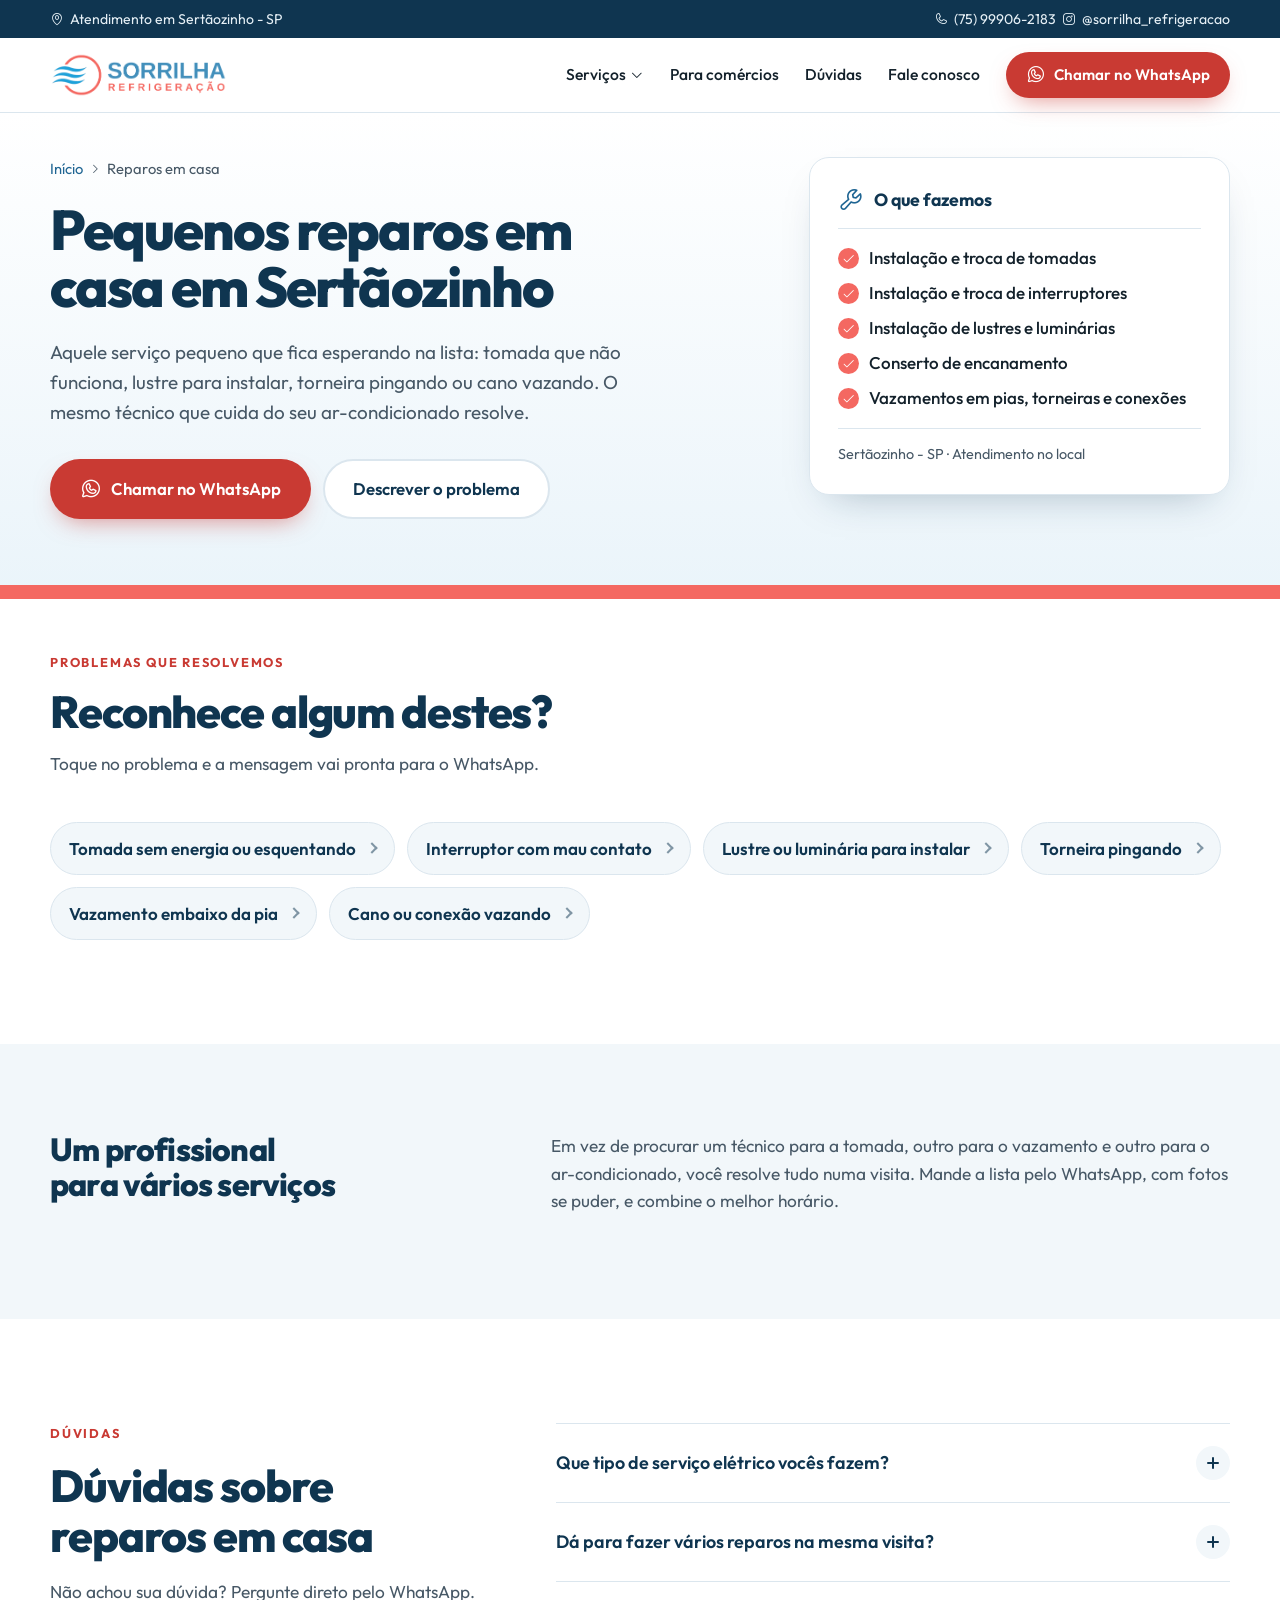
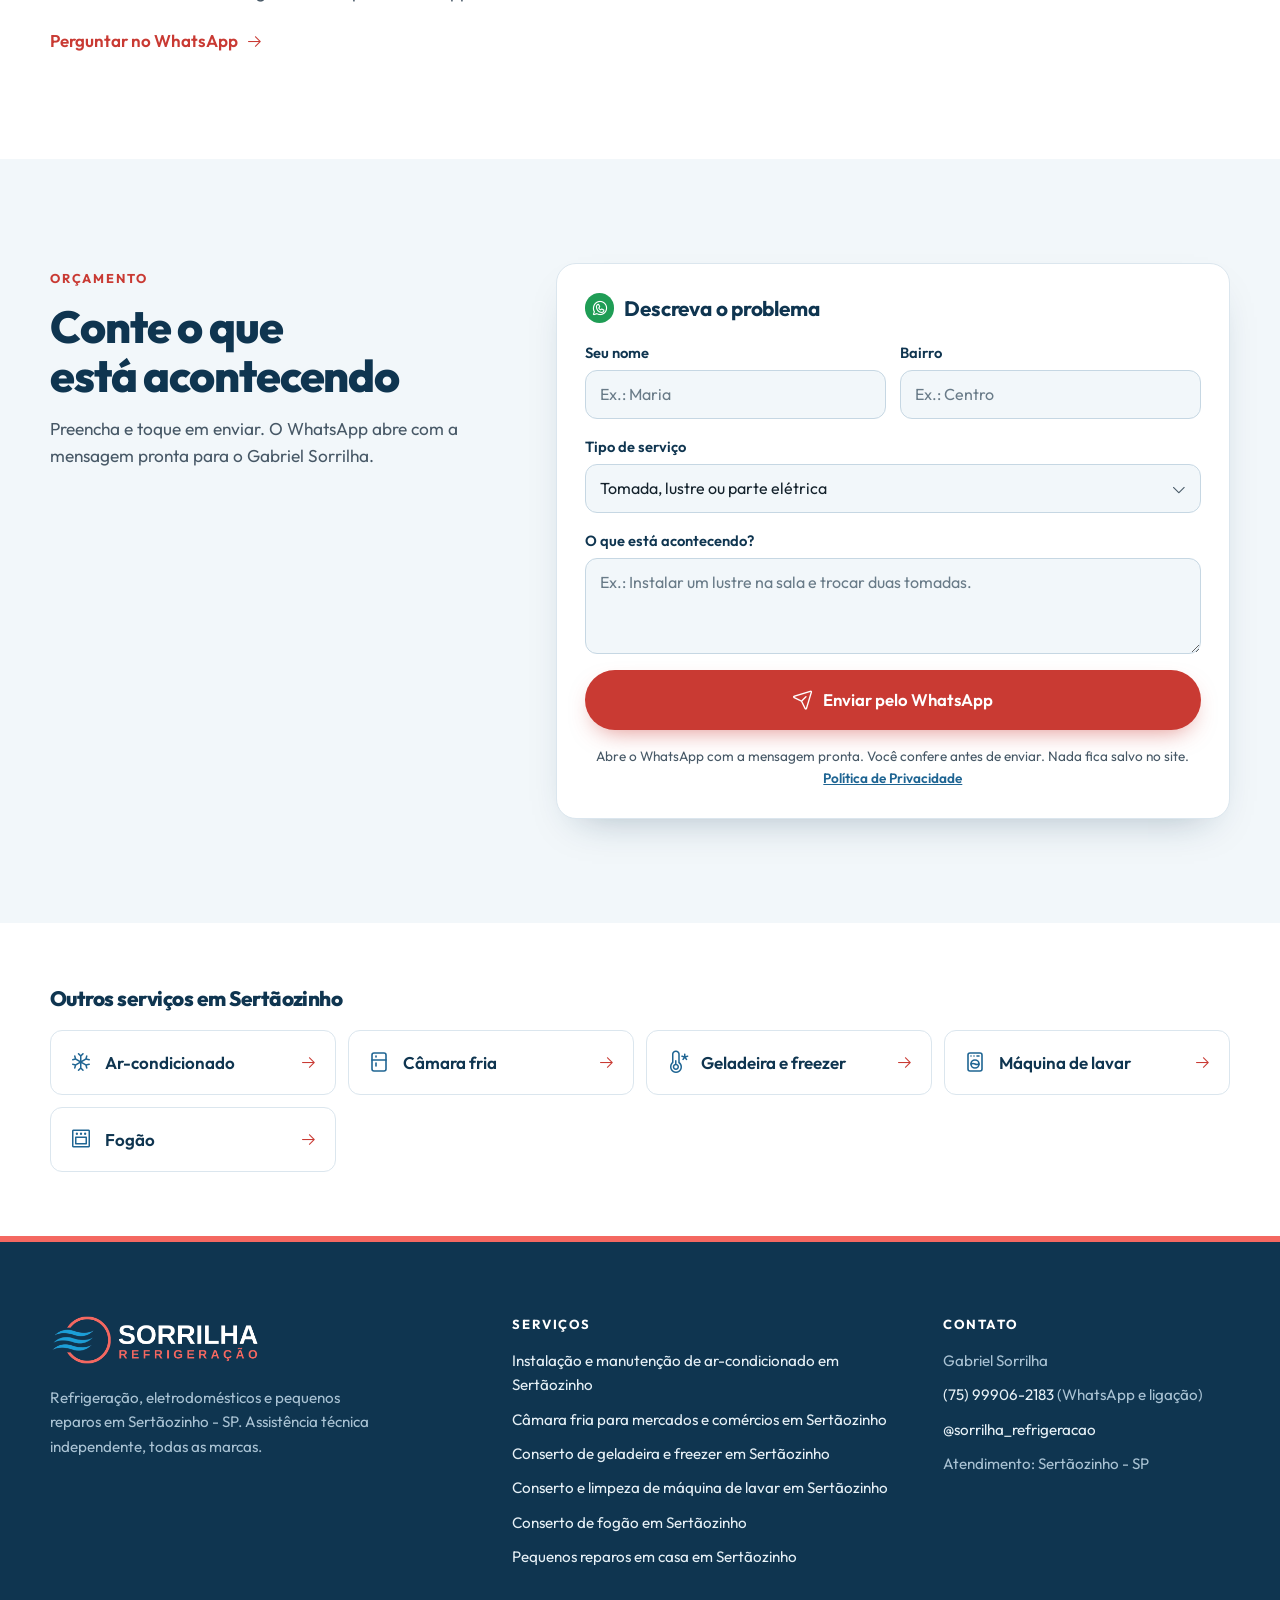
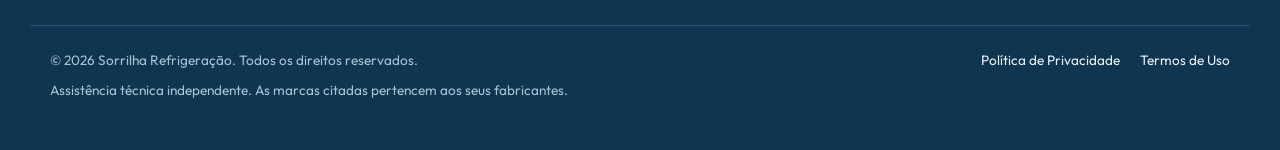
<file: reparos-em-casa/index.html>
<!doctype html>
<html lang="pt-BR">
<head>
  <meta charset="utf-8">
  <meta name="viewport" content="width=device-width, initial-scale=1, viewport-fit=cover">
  <title>Pequenos Reparos em Casa em Sertãozinho | Sorrilha</title>
  <meta name="description" content="Instalação de tomadas, interruptores, lustres e luminárias, conserto de encanamento e vazamentos em Sertãozinho - SP. Vários reparos na mesma visita.">
  <meta name="keywords" content="marido de aluguel Sertãozinho, instalação de tomada, instalação de lustre, conserto de vazamento">
  <link rel="canonical" href="https://helderbento98.github.io/SORRILHA-REFRIGERA-O/reparos-em-casa/">
  <meta name="robots" content="index, follow">
  <meta name="theme-color" content="#0f3550">
  <meta name="geo.region" content="BR-SP">
  <meta name="geo.placename" content="Sertãozinho">

  <meta property="og:type" content="website">
  <meta property="og:locale" content="pt_BR">
  <meta property="og:site_name" content="Sorrilha Refrigeração">
  <meta property="og:title" content="Pequenos Reparos em Casa em Sertãozinho | Sorrilha">
  <meta property="og:description" content="Instalação de tomadas, interruptores, lustres e luminárias, conserto de encanamento e vazamentos em Sertãozinho - SP. Vários reparos na mesma visita.">
  <meta property="og:url" content="https://helderbento98.github.io/SORRILHA-REFRIGERA-O/reparos-em-casa/">
  <meta property="og:image" content="https://helderbento98.github.io/SORRILHA-REFRIGERA-O/assets/img/og.jpg">
  <meta name="twitter:card" content="summary_large_image">

  <link rel="icon" type="image/png" href="../assets/img/favicon.png">
  <link rel="apple-touch-icon" href="../assets/img/apple-touch-icon.png">
  <link rel="preload" href="../assets/fonts/outfit-variable.woff2" as="font" type="font/woff2" crossorigin>
  <link rel="stylesheet" href="../assets/icons/icons.css">
  <link rel="stylesheet" href="../assets/css/site.css?v=4">
  <script type="application/ld+json">{"@context":"https://schema.org","@type":"Service","name":"Pequenos reparos em casa em Sertãozinho","serviceType":"Reparos em casa","description":"Instalação de tomadas, interruptores, lustres e luminárias, conserto de encanamento e vazamentos em Sertãozinho - SP. Vários reparos na mesma visita.","url":"https://helderbento98.github.io/SORRILHA-REFRIGERA-O/reparos-em-casa/","provider":{"@id":"https://helderbento98.github.io/SORRILHA-REFRIGERA-O/#empresa"},"areaServed":{"@type":"City","name":"Sertãozinho - SP"}}</script>
  <script type="application/ld+json">{"@context":"https://schema.org","@type":"BreadcrumbList","itemListElement":[{"@type":"ListItem","position":1,"name":"Início","item":"https://helderbento98.github.io/SORRILHA-REFRIGERA-O/"},{"@type":"ListItem","position":2,"name":"Reparos em casa","item":"https://helderbento98.github.io/SORRILHA-REFRIGERA-O/reparos-em-casa/"}]}</script>
  <script type="application/ld+json">{"@context":"https://schema.org","@type":"FAQPage","mainEntity":[{"@type":"Question","name":"Que tipo de serviço elétrico vocês fazem?","acceptedAnswer":{"@type":"Answer","text":"Pequenos serviços do dia a dia: instalação e troca de tomadas e interruptores e instalação de lustres e luminárias. Para obras maiores, como troca de fiação ou do quadro de disjuntores, consulte pelo WhatsApp."}},{"@type":"Question","name":"Dá para fazer vários reparos na mesma visita?","acceptedAnswer":{"@type":"Answer","text":"Sim, e costuma ser mais prático. Envie a lista pelo WhatsApp e combine tudo de uma vez."}}]}</script>
  
  <script>window.SORRILHA = {"whatsapp": "5575999062183", "raiz": "../", "rastreio": false, "adsConversao": "", "metaPixel": ""};</script>
  
  <script src="../assets/js/site.js?v=4" defer></script>
</head>
<body data-servico="reparos-em-casa">
  <a class="skip" href="#conteudo">Pular para o conteúdo</a>
  <span id="menu" class="menu-anchor" aria-hidden="true"></span>
  <div class="progress" aria-hidden="true"></div>

  <div class="topbar">
    <div class="wrap topbar__inner">
      <span><i class="ph ph-map-pin" aria-hidden="true"></i> Atendimento em Sertãozinho - SP</span>
      <span class="topbar__right">
        <a href="tel:+5575999062183"><i class="ph ph-phone" aria-hidden="true"></i> (75) 99906-2183</a>
        <a href="https://www.instagram.com/sorrilha_refrigeracao/" target="_blank" rel="noopener"><i class="ph ph-instagram-logo" aria-hidden="true"></i> @sorrilha_refrigeracao</a>
      </span>
    </div>
  </div>

  <header class="nav">
    <div class="wrap nav__inner">
      <a href="../" class="nav__brand" aria-label="Sorrilha Refrigeração, página inicial">
        <img src="../assets/img/logo.png" alt="Sorrilha Refrigeração" width="806" height="200" fetchpriority="high">
      </a>

      <nav class="nav__links" aria-label="Principal">
        <div class="nav__drop">
          <a href="../#servicos" class="nav__droplabel">Serviços <i class="ph ph-caret-down" aria-hidden="true"></i></a>
          <ul class="nav__sub">
            <li><a href="../ar-condicionado/"><i class="ph ph-snowflake" aria-hidden="true"></i><span><strong>Ar-condicionado</strong><small>Instalação, limpeza, higienização e conserto de ar-condicionado split.</small></span></a></li>
            <li><a href="../camara-fria/"><svg class="ph ico ico-fridge" viewBox="0 0 24 24" fill="none" stroke="currentColor" stroke-width="1.6" stroke-linecap="round" stroke-linejoin="round" aria-hidden="true"><path d="M5 5a2 2 0 0 1 2 -2h10a2 2 0 0 1 2 2v14a2 2 0 0 1 -2 2h-10a2 2 0 0 1 -2 -2l0 -14"/><path d="M5 10h14"/><path class="ico-fridge__h1" d="M9 6v1"/><path class="ico-fridge__h2" d="M9 13v3"/></svg><span><strong>Câmara fria</strong><small>Instalação, manutenção e conserto de câmara fria para mercados e comércios.</small></span></a></li>
            <li><a href="../geladeira-e-freezer/"><i class="ph ph-thermometer-cold" aria-hidden="true"></i><span><strong>Geladeira e freezer</strong><small>Conserto de geladeira e freezer que não gela, forma gelo ou faz barulho.</small></span></a></li>
            <li><a href="../maquina-de-lavar/"><svg class="ph ico ico-wash" viewBox="0 0 24 24" fill="none" stroke="currentColor" stroke-width="1.6" stroke-linecap="round" stroke-linejoin="round" aria-hidden="true"><path d="M5 5a2 2 0 0 1 2 -2h10a2 2 0 0 1 2 2v14a2 2 0 0 1 -2 2h-10a2 2 0 0 1 -2 -2l0 -14"/><path d="M8 6h.01"/><path d="M11 6h.01"/><path d="M14 6h2"/><g class="ico-wash__drum"><path d="M8 14a4 4 0 1 0 8 0a4 4 0 1 0 -8 0"/><path d="M8 14c1.333 -.667 2.667 -.667 4 0c1.333 .667 2.667 .667 4 0"/></g></svg><span><strong>Máquina de lavar</strong><small>Conserto e limpeza completa de máquina de lavar roupas.</small></span></a></li>
            <li><a href="../fogao/"><i class="ph ph-oven" aria-hidden="true"></i><span><strong>Fogão</strong><small>Conserto de boca que não acende, chama amarela, acendimento e forno.</small></span></a></li>
            <li><a href="../reparos-em-casa/" aria-current="page"><i class="ph ph-wrench" aria-hidden="true"></i><span><strong>Reparos em casa</strong><small>Tomadas, interruptores, lustres, encanamento e vazamentos.</small></span></a></li>
          </ul>
        </div>
        <a href="../camara-fria/">Para comércios</a>
        <a href="../#duvidas">Dúvidas</a>
        <a href="../#contato">Fale conosco</a>
        <a class="btn btn--primary btn--sm nav__cta" href="https://wa.me/5575999062183?text=Ol%C3%A1%2C%20Gabriel%21%20Vim%20pelo%20site%20e%20gostaria%20de%20um%20or%C3%A7amento." target="_blank" rel="noopener"><i class="ph ph-whatsapp-logo" aria-hidden="true"></i> Chamar no WhatsApp</a>
      </nav>

      <a class="nav__toggle nav__toggle--open" href="#menu" aria-label="Abrir menu"><i class="ph ph-list" aria-hidden="true"></i></a>
      <a class="nav__toggle nav__toggle--close" href="#fechar" aria-label="Fechar menu"><i class="ph ph-x" aria-hidden="true"></i></a>
    </div>
  </header>

  <main id="conteudo">
    <section class="hero hero--page">
      <div class="wrap hero__grid hero__grid--page">
        <div class="hero__copy">
          <nav class="crumbs load" style="--d:0" aria-label="Você está em">
            <a href="../">Início</a> <i class="ph ph-caret-right" aria-hidden="true"></i> <span aria-current="page">Reparos em casa</span>
          </nav>
          <h1 class="hero__title hero__title--page load" style="--d:1">Pequenos reparos em casa em Sertãozinho</h1>
          <p class="hero__sub load" style="--d:2">Aquele serviço pequeno que fica esperando na lista: tomada que não funciona, lustre para instalar, torneira pingando ou cano vazando. O mesmo técnico que cuida do seu ar-condicionado resolve.</p>
          <div class="hero__ctas load" style="--d:3">
            <a class="btn btn--primary btn--lg" href="https://wa.me/5575999062183?text=Ol%C3%A1%2C%20Gabriel%21%20Vim%20pelo%20site%20e%20preciso%20de%20um%20reparo%20em%20casa." target="_blank" rel="noopener"><i class="ph ph-whatsapp-logo" aria-hidden="true"></i> Chamar no WhatsApp</a>
            <a class="btn btn--ghost btn--lg" href="#orcamento">Descrever o problema</a>
          </div>
        </div>
        <aside class="scope load" style="--d:3" aria-label="O que fazemos">
          <p class="scope__t"><i class="ph ph-wrench" aria-hidden="true"></i> O que fazemos</p>
          <ul>
              <li><i class="ph ph-check" aria-hidden="true"></i> Instalação e troca de tomadas</li>
              <li><i class="ph ph-check" aria-hidden="true"></i> Instalação e troca de interruptores</li>
              <li><i class="ph ph-check" aria-hidden="true"></i> Instalação de lustres e luminárias</li>
              <li><i class="ph ph-check" aria-hidden="true"></i> Conserto de encanamento</li>
              <li><i class="ph ph-check" aria-hidden="true"></i> Vazamentos em pias, torneiras e conexões</li>
          </ul>
          <p class="scope__foot">Sertãozinho - SP · Atendimento no local</p>
        </aside>
      </div>

      <div class="hero-band" aria-hidden="true"></div>
    </section>

    <section class="section" aria-labelledby="p-t">
      <div class="wrap">
        <div class="section__head reveal">
          <p class="eyebrow">Problemas que resolvemos</p>
          <h2 id="p-t">Reconhece algum destes?</h2>
          <p class="section__sub">Toque no problema e a mensagem vai pronta para o WhatsApp.</p>
        </div>
        <ul class="chips chips--solo reveal">
          <li><a class="chip" href="https://wa.me/5575999062183?text=Ol%C3%A1%2C%20Gabriel%21%20Vim%20pelo%20site.%20Reparos%20em%20casa%3A%20tomada%20sem%20energia%20ou%20esquentando." target="_blank" rel="noopener">Tomada sem energia ou esquentando</a></li>
          <li><a class="chip" href="https://wa.me/5575999062183?text=Ol%C3%A1%2C%20Gabriel%21%20Vim%20pelo%20site.%20Reparos%20em%20casa%3A%20interruptor%20com%20mau%20contato." target="_blank" rel="noopener">Interruptor com mau contato</a></li>
          <li><a class="chip" href="https://wa.me/5575999062183?text=Ol%C3%A1%2C%20Gabriel%21%20Vim%20pelo%20site.%20Reparos%20em%20casa%3A%20lustre%20ou%20lumin%C3%A1ria%20para%20instalar." target="_blank" rel="noopener">Lustre ou luminária para instalar</a></li>
          <li><a class="chip" href="https://wa.me/5575999062183?text=Ol%C3%A1%2C%20Gabriel%21%20Vim%20pelo%20site.%20Reparos%20em%20casa%3A%20torneira%20pingando." target="_blank" rel="noopener">Torneira pingando</a></li>
          <li><a class="chip" href="https://wa.me/5575999062183?text=Ol%C3%A1%2C%20Gabriel%21%20Vim%20pelo%20site.%20Reparos%20em%20casa%3A%20vazamento%20embaixo%20da%20pia." target="_blank" rel="noopener">Vazamento embaixo da pia</a></li>
          <li><a class="chip" href="https://wa.me/5575999062183?text=Ol%C3%A1%2C%20Gabriel%21%20Vim%20pelo%20site.%20Reparos%20em%20casa%3A%20cano%20ou%20conex%C3%A3o%20vazando." target="_blank" rel="noopener">Cano ou conexão vazando</a></li>
        </ul>
      </div>
    </section>

    <section class="section section--soft section--tight-top" aria-label="Mais informações">
      <div class="wrap prose">
        <div class="prose__block reveal">
          <h2>Um profissional para vários serviços</h2>
          <p>Em vez de procurar um técnico para a tomada, outro para o vazamento e outro para o ar-condicionado, você resolve tudo numa visita. Mande a lista pelo WhatsApp, com fotos se puder, e combine o melhor horário.</p>
        </div>
      </div>
    </section>

    <section class="section" id="duvidas" aria-labelledby="duvidas-t">
      <div class="wrap faq">
        <div class="faq__intro reveal">
          <p class="eyebrow">Dúvidas</p>
          <h2 id="duvidas-t">Dúvidas sobre reparos em casa</h2>
          <p class="section__sub">Não achou sua dúvida? Pergunte direto pelo WhatsApp.</p>
          <a class="link-arrow" href="https://wa.me/5575999062183?text=Ol%C3%A1%2C%20Gabriel%21%20Vim%20pelo%20site%20e%20tenho%20uma%20d%C3%BAvida." target="_blank" rel="noopener">Perguntar no WhatsApp <i class="ph ph-arrow-right" aria-hidden="true"></i></a>
        </div>
        <div class="faq__list reveal">
          <details class="faq__item">
            <summary>Que tipo de serviço elétrico vocês fazem?<span class="faq__icon" aria-hidden="true"></span></summary>
            <p>Pequenos serviços do dia a dia: instalação e troca de tomadas e interruptores e instalação de lustres e luminárias. Para obras maiores, como troca de fiação ou do quadro de disjuntores, consulte pelo WhatsApp.</p>
          </details>
          <details class="faq__item">
            <summary>Dá para fazer vários reparos na mesma visita?<span class="faq__icon" aria-hidden="true"></span></summary>
            <p>Sim, e costuma ser mais prático. Envie a lista pelo WhatsApp e combine tudo de uma vez.</p>
          </details>
        </div>
      </div>
    </section>

    <section class="section section--soft" id="orcamento" aria-labelledby="orc-t">
      <div class="wrap orc">
        <div class="orc__copy reveal">
          <p class="eyebrow">Orçamento</p>
          <h2 id="orc-t">Conte o que está acontecendo</h2>
          <p class="section__sub">Preencha e toque em enviar. O WhatsApp abre com a mensagem pronta para o Gabriel Sorrilha.</p>
        </div>
        <div class="reveal">

        <form class="form js-wa-form" id="f-reparos-em-casa" action="https://wa.me/5575999062183" method="get" target="_blank" aria-labelledby="f-reparos-em-casa-t">
          <div class="form__head">
            <p class="form__title" id="f-reparos-em-casa-t"><i class="ph ph-whatsapp-logo" aria-hidden="true"></i> Descreva o problema</p>
            
          </div>
          <div class="form__row">
            <div class="field">
              <label for="f-reparos-em-casa-nome">Seu nome</label>
              <input id="f-reparos-em-casa-nome" data-campo="Nome" type="text" autocomplete="name" placeholder="Ex.: Maria">
            </div>
            <div class="field">
              <label for="f-reparos-em-casa-bairro">Bairro</label>
              <input id="f-reparos-em-casa-bairro" data-campo="Bairro" type="text" autocomplete="address-level3" placeholder="Ex.: Centro">
            </div>
          </div>
          <div class="field">
            <label for="f-reparos-em-casa-servico">Tipo de serviço</label>
            <div class="select">
              <select id="f-reparos-em-casa-servico" data-campo="Serviço">
                <option>Ar-condicionado</option>
                <option>Câmara fria</option>
                <option>Geladeira ou freezer</option>
                <option>Máquina de lavar</option>
                <option>Fogão</option>
                <option selected>Tomada, lustre ou parte elétrica</option>
                <option>Encanamento ou vazamento</option>
                <option>Outro</option>
              </select>
              <i class="ph ph-caret-down" aria-hidden="true"></i>
            </div>
          </div>
          <div class="field">
            <label for="f-reparos-em-casa-problema">O que está acontecendo?</label>
            <textarea id="f-reparos-em-casa-problema" data-campo="Problema" name="text" rows="3" required minlength="8"
              placeholder="Ex.: Instalar um lustre na sala e trocar duas tomadas."></textarea>
            <p class="field__error">Conte em poucas palavras o que está acontecendo.</p>
          </div>
          <button class="btn btn--primary btn--lg form__submit" type="submit"><i class="ph ph-paper-plane-tilt" aria-hidden="true"></i> Enviar pelo WhatsApp</button>
          <p class="form__note">Abre o WhatsApp com a mensagem pronta. Você confere antes de enviar.
            Nada fica salvo no site. <a href="../politica-de-privacidade/">Política de Privacidade</a></p>
        </form>
        </div>
      </div>
    </section>

    <section class="section section--tight" aria-labelledby="o-t">
      <div class="wrap">
        <h2 id="o-t" class="others__t">Outros serviços em Sertãozinho</h2>
        <ul class="others">
          <li><a class="other" href="../ar-condicionado/"><i class="ph ph-snowflake" aria-hidden="true"></i><span>Ar-condicionado</span><i class="ph ph-arrow-right" aria-hidden="true"></i></a></li>
          <li><a class="other" href="../camara-fria/"><svg class="ph ico ico-fridge" viewBox="0 0 24 24" fill="none" stroke="currentColor" stroke-width="1.6" stroke-linecap="round" stroke-linejoin="round" aria-hidden="true"><path d="M5 5a2 2 0 0 1 2 -2h10a2 2 0 0 1 2 2v14a2 2 0 0 1 -2 2h-10a2 2 0 0 1 -2 -2l0 -14"/><path d="M5 10h14"/><path class="ico-fridge__h1" d="M9 6v1"/><path class="ico-fridge__h2" d="M9 13v3"/></svg><span>Câmara fria</span><i class="ph ph-arrow-right" aria-hidden="true"></i></a></li>
          <li><a class="other" href="../geladeira-e-freezer/"><i class="ph ph-thermometer-cold" aria-hidden="true"></i><span>Geladeira e freezer</span><i class="ph ph-arrow-right" aria-hidden="true"></i></a></li>
          <li><a class="other" href="../maquina-de-lavar/"><svg class="ph ico ico-wash" viewBox="0 0 24 24" fill="none" stroke="currentColor" stroke-width="1.6" stroke-linecap="round" stroke-linejoin="round" aria-hidden="true"><path d="M5 5a2 2 0 0 1 2 -2h10a2 2 0 0 1 2 2v14a2 2 0 0 1 -2 2h-10a2 2 0 0 1 -2 -2l0 -14"/><path d="M8 6h.01"/><path d="M11 6h.01"/><path d="M14 6h2"/><g class="ico-wash__drum"><path d="M8 14a4 4 0 1 0 8 0a4 4 0 1 0 -8 0"/><path d="M8 14c1.333 -.667 2.667 -.667 4 0c1.333 .667 2.667 .667 4 0"/></g></svg><span>Máquina de lavar</span><i class="ph ph-arrow-right" aria-hidden="true"></i></a></li>
          <li><a class="other" href="../fogao/"><i class="ph ph-oven" aria-hidden="true"></i><span>Fogão</span><i class="ph ph-arrow-right" aria-hidden="true"></i></a></li>
        </ul>
      </div>
    </section>
  </main>

  <footer class="footer">
    <div class="wrap footer__grid">
      <div class="footer__brand">
        <img src="../assets/img/logo-negativo.png" alt="Sorrilha Refrigeração" width="806" height="200" loading="lazy" decoding="async">
        <p>Refrigeração, eletrodomésticos e pequenos reparos em Sertãozinho - SP. Assistência técnica independente, todas as marcas.</p>
      </div>
      <nav class="footer__col" aria-label="Serviços">
        <p class="footer__h">Serviços</p>
        <ul>
          <li><a href="../ar-condicionado/">Instalação e manutenção de ar-condicionado em Sertãozinho</a></li>
          <li><a href="../camara-fria/">Câmara fria para mercados e comércios em Sertãozinho</a></li>
          <li><a href="../geladeira-e-freezer/">Conserto de geladeira e freezer em Sertãozinho</a></li>
          <li><a href="../maquina-de-lavar/">Conserto e limpeza de máquina de lavar em Sertãozinho</a></li>
          <li><a href="../fogao/">Conserto de fogão em Sertãozinho</a></li>
          <li><a href="../reparos-em-casa/">Pequenos reparos em casa em Sertãozinho</a></li>
        </ul>
      </nav>
      <div class="footer__col">
        <p class="footer__h">Contato</p>
        <ul>
          <li>Gabriel Sorrilha</li>
          <li><a href="tel:+5575999062183">(75) 99906-2183</a> (WhatsApp e ligação)</li>
          <li><a href="https://www.instagram.com/sorrilha_refrigeracao/" target="_blank" rel="noopener">@sorrilha_refrigeracao</a></li>
          <li>Atendimento: Sertãozinho - SP</li>
        </ul>
      </div>
    </div>
    <div class="wrap footer__bottom">
      <p>© 2026 Sorrilha Refrigeração. Todos os direitos reservados.</p>
      <nav class="footer__legal" aria-label="Informações legais">
        <a href="../politica-de-privacidade/">Política de Privacidade</a>
        <a href="../termos-de-uso/">Termos de Uso</a>
      </nav>
      <p class="footer__marcas">Assistência técnica independente. As marcas citadas pertencem aos seus fabricantes.</p>
    </div>
  </footer>

  <a class="fab" href="https://wa.me/5575999062183?text=Ol%C3%A1%2C%20Gabriel%21%20Vim%20pelo%20site%20e%20gostaria%20de%20um%20or%C3%A7amento." target="_blank" rel="noopener" aria-label="Chamar no WhatsApp"><i class="ph ph-whatsapp-logo" aria-hidden="true"></i></a>

</body>
</html>
</file>
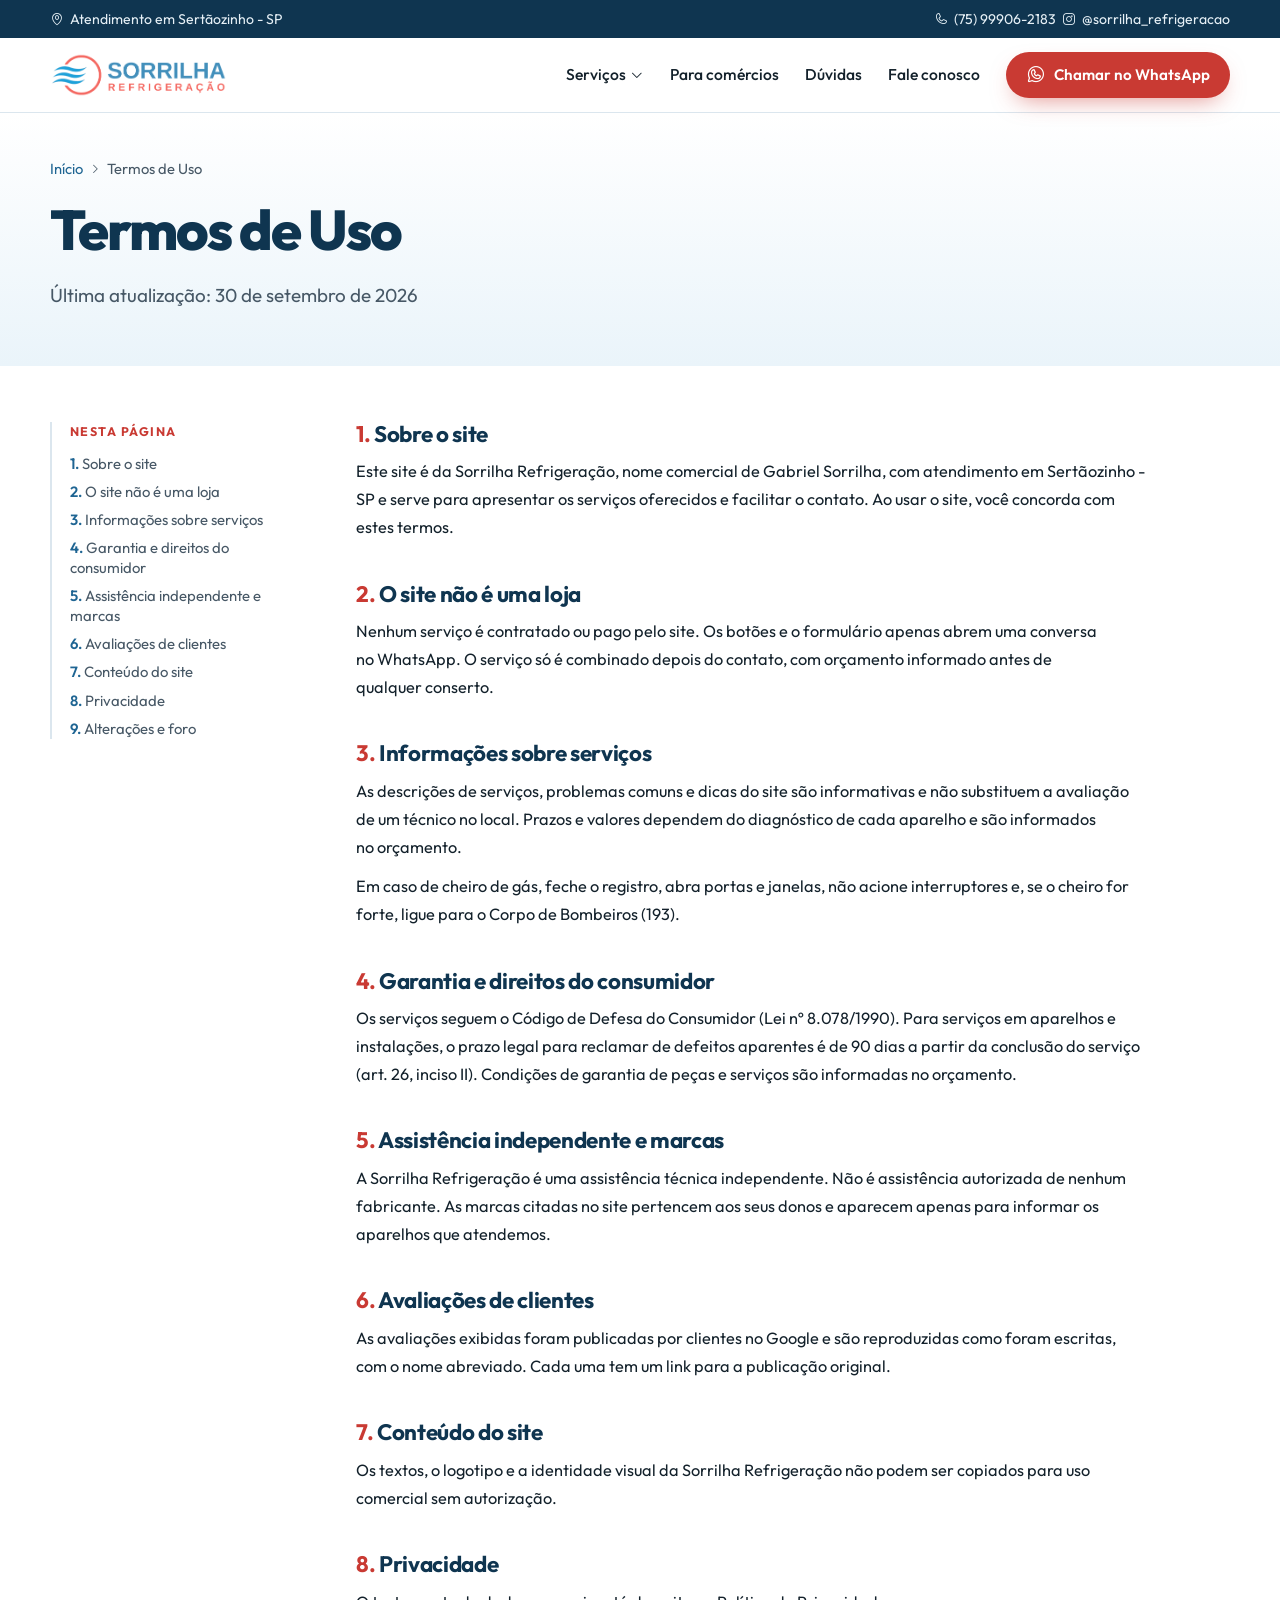
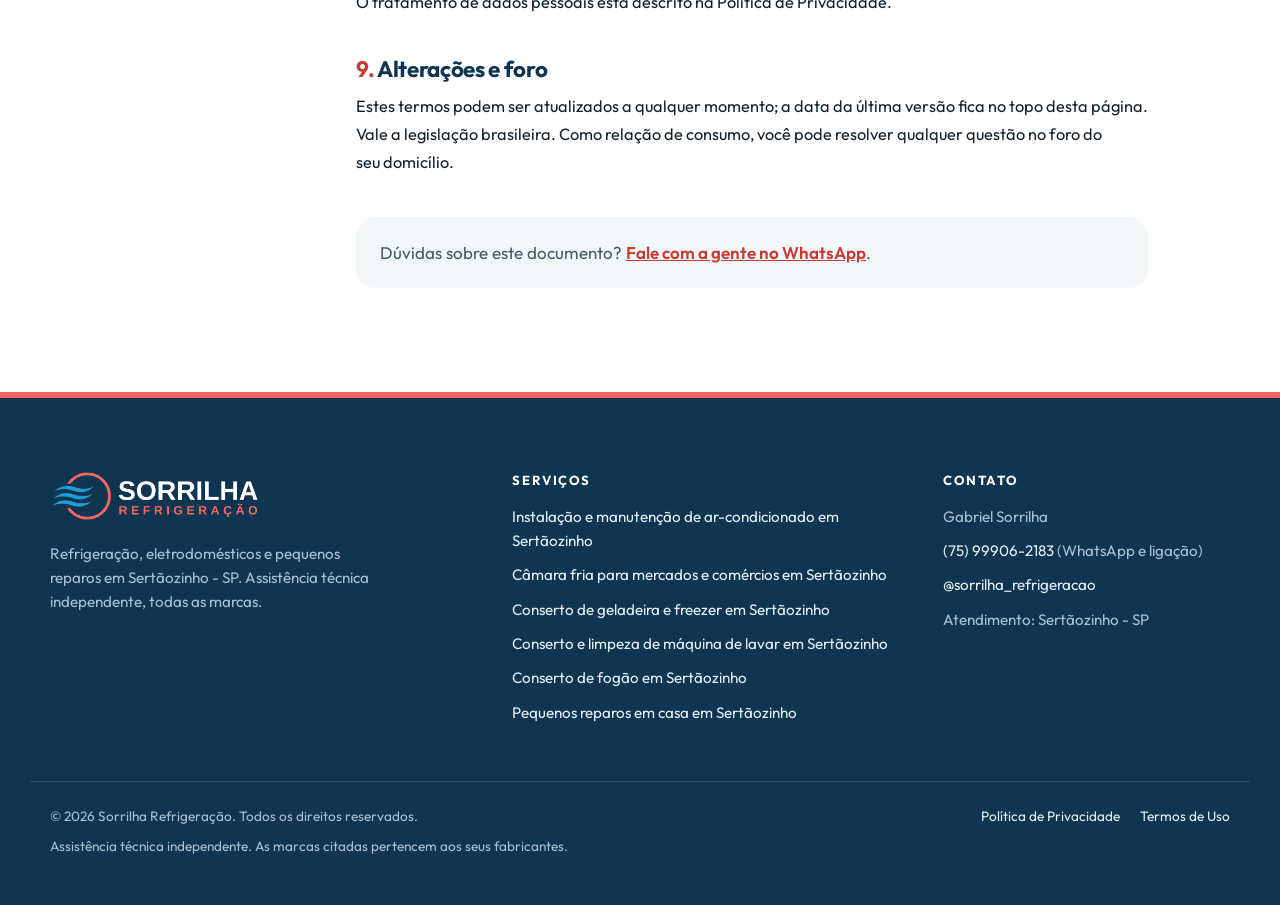
<file: termos-de-uso/index.html>
<!doctype html>
<html lang="pt-BR">
<head>
  <meta charset="utf-8">
  <meta name="viewport" content="width=device-width, initial-scale=1, viewport-fit=cover">
  <title>Termos de Uso | Sorrilha Refrigeração</title>
  <meta name="description" content="Condições de uso do site da Sorrilha Refrigeração, garantia dos serviços e informações sobre marcas.">
  <link rel="canonical" href="https://helderbento98.github.io/SORRILHA-REFRIGERA-O/termos-de-uso/">
  <meta name="robots" content="index, follow">
  <meta name="theme-color" content="#0f3550">
  <meta name="geo.region" content="BR-SP">
  <meta name="geo.placename" content="Sertãozinho">

  <meta property="og:type" content="website">
  <meta property="og:locale" content="pt_BR">
  <meta property="og:site_name" content="Sorrilha Refrigeração">
  <meta property="og:title" content="Termos de Uso | Sorrilha Refrigeração">
  <meta property="og:description" content="Condições de uso do site da Sorrilha Refrigeração, garantia dos serviços e informações sobre marcas.">
  <meta property="og:url" content="https://helderbento98.github.io/SORRILHA-REFRIGERA-O/termos-de-uso/">
  <meta property="og:image" content="https://helderbento98.github.io/SORRILHA-REFRIGERA-O/assets/img/og.jpg">
  <meta name="twitter:card" content="summary_large_image">

  <link rel="icon" type="image/png" href="../assets/img/favicon.png">
  <link rel="apple-touch-icon" href="../assets/img/apple-touch-icon.png">
  <link rel="preload" href="../assets/fonts/outfit-variable.woff2" as="font" type="font/woff2" crossorigin>
  <link rel="stylesheet" href="../assets/icons/icons.css">
  <link rel="stylesheet" href="../assets/css/site.css?v=4">
  
  
  <script>window.SORRILHA = {"whatsapp": "5575999062183", "raiz": "../", "rastreio": false, "adsConversao": "", "metaPixel": ""};</script>
  
  <script src="../assets/js/site.js?v=4" defer></script>
</head>
<body data-servico="inicio">
  <a class="skip" href="#conteudo">Pular para o conteúdo</a>
  <span id="menu" class="menu-anchor" aria-hidden="true"></span>
  <div class="progress" aria-hidden="true"></div>

  <div class="topbar">
    <div class="wrap topbar__inner">
      <span><i class="ph ph-map-pin" aria-hidden="true"></i> Atendimento em Sertãozinho - SP</span>
      <span class="topbar__right">
        <a href="tel:+5575999062183"><i class="ph ph-phone" aria-hidden="true"></i> (75) 99906-2183</a>
        <a href="https://www.instagram.com/sorrilha_refrigeracao/" target="_blank" rel="noopener"><i class="ph ph-instagram-logo" aria-hidden="true"></i> @sorrilha_refrigeracao</a>
      </span>
    </div>
  </div>

  <header class="nav">
    <div class="wrap nav__inner">
      <a href="../" class="nav__brand" aria-label="Sorrilha Refrigeração, página inicial">
        <img src="../assets/img/logo.png" alt="Sorrilha Refrigeração" width="806" height="200" fetchpriority="high">
      </a>

      <nav class="nav__links" aria-label="Principal">
        <div class="nav__drop">
          <a href="../#servicos" class="nav__droplabel">Serviços <i class="ph ph-caret-down" aria-hidden="true"></i></a>
          <ul class="nav__sub">
            <li><a href="../ar-condicionado/"><i class="ph ph-snowflake" aria-hidden="true"></i><span><strong>Ar-condicionado</strong><small>Instalação, limpeza, higienização e conserto de ar-condicionado split.</small></span></a></li>
            <li><a href="../camara-fria/"><svg class="ph ico ico-fridge" viewBox="0 0 24 24" fill="none" stroke="currentColor" stroke-width="1.6" stroke-linecap="round" stroke-linejoin="round" aria-hidden="true"><path d="M5 5a2 2 0 0 1 2 -2h10a2 2 0 0 1 2 2v14a2 2 0 0 1 -2 2h-10a2 2 0 0 1 -2 -2l0 -14"/><path d="M5 10h14"/><path class="ico-fridge__h1" d="M9 6v1"/><path class="ico-fridge__h2" d="M9 13v3"/></svg><span><strong>Câmara fria</strong><small>Instalação, manutenção e conserto de câmara fria para mercados e comércios.</small></span></a></li>
            <li><a href="../geladeira-e-freezer/"><i class="ph ph-thermometer-cold" aria-hidden="true"></i><span><strong>Geladeira e freezer</strong><small>Conserto de geladeira e freezer que não gela, forma gelo ou faz barulho.</small></span></a></li>
            <li><a href="../maquina-de-lavar/"><svg class="ph ico ico-wash" viewBox="0 0 24 24" fill="none" stroke="currentColor" stroke-width="1.6" stroke-linecap="round" stroke-linejoin="round" aria-hidden="true"><path d="M5 5a2 2 0 0 1 2 -2h10a2 2 0 0 1 2 2v14a2 2 0 0 1 -2 2h-10a2 2 0 0 1 -2 -2l0 -14"/><path d="M8 6h.01"/><path d="M11 6h.01"/><path d="M14 6h2"/><g class="ico-wash__drum"><path d="M8 14a4 4 0 1 0 8 0a4 4 0 1 0 -8 0"/><path d="M8 14c1.333 -.667 2.667 -.667 4 0c1.333 .667 2.667 .667 4 0"/></g></svg><span><strong>Máquina de lavar</strong><small>Conserto e limpeza completa de máquina de lavar roupas.</small></span></a></li>
            <li><a href="../fogao/"><i class="ph ph-oven" aria-hidden="true"></i><span><strong>Fogão</strong><small>Conserto de boca que não acende, chama amarela, acendimento e forno.</small></span></a></li>
            <li><a href="../reparos-em-casa/"><i class="ph ph-wrench" aria-hidden="true"></i><span><strong>Reparos em casa</strong><small>Tomadas, interruptores, lustres, encanamento e vazamentos.</small></span></a></li>
          </ul>
        </div>
        <a href="../camara-fria/">Para comércios</a>
        <a href="../#duvidas">Dúvidas</a>
        <a href="../#contato">Fale conosco</a>
        <a class="btn btn--primary btn--sm nav__cta" href="https://wa.me/5575999062183?text=Ol%C3%A1%2C%20Gabriel%21%20Vim%20pelo%20site%20e%20gostaria%20de%20um%20or%C3%A7amento." target="_blank" rel="noopener"><i class="ph ph-whatsapp-logo" aria-hidden="true"></i> Chamar no WhatsApp</a>
      </nav>

      <a class="nav__toggle nav__toggle--open" href="#menu" aria-label="Abrir menu"><i class="ph ph-list" aria-hidden="true"></i></a>
      <a class="nav__toggle nav__toggle--close" href="#fechar" aria-label="Fechar menu"><i class="ph ph-x" aria-hidden="true"></i></a>
    </div>
  </header>

  <main id="conteudo">
    <section class="hero hero--page hero--legal">
      <div class="wrap">
        <nav class="crumbs" aria-label="Você está em"><a href="../">Início</a> <i class="ph ph-caret-right" aria-hidden="true"></i> <span aria-current="page">Termos de Uso</span></nav>
        <h1 class="hero__title hero__title--page">Termos de Uso</h1>
        <p class="hero__sub">Última atualização: 30 de setembro de 2026</p>
      </div>
    </section>
    <div class="wrap legal">
      <aside class="legal__toc" aria-label="Nesta página">
        <p class="legal__toc-t">Nesta página</p>
        <ol><li><a href="#s1">Sobre o site</a></li><li><a href="#s2">O site não é uma loja</a></li><li><a href="#s3">Informações sobre serviços</a></li><li><a href="#s4">Garantia e direitos do consumidor</a></li><li><a href="#s5">Assistência independente e marcas</a></li><li><a href="#s6">Avaliações de clientes</a></li><li><a href="#s7">Conteúdo do site</a></li><li><a href="#s8">Privacidade</a></li><li><a href="#s9">Alterações e foro</a></li></ol>
      </aside>
      <article class="legal__body">
        <section class="legal__sec" id="s1">
          <h2><span>1.</span> Sobre o site</h2>
          <p>Este site é da Sorrilha Refrigeração, nome comercial de Gabriel Sorrilha, com atendimento em Sertãozinho - SP e serve para apresentar os serviços oferecidos e facilitar o contato. Ao usar o site, você concorda com estes termos.</p>
        </section>
        <section class="legal__sec" id="s2">
          <h2><span>2.</span> O site não é uma loja</h2>
          <p>Nenhum serviço é contratado ou pago pelo site. Os botões e o formulário apenas abrem uma conversa no WhatsApp. O serviço só é combinado depois do contato, com orçamento informado antes de qualquer conserto.</p>
        </section>
        <section class="legal__sec" id="s3">
          <h2><span>3.</span> Informações sobre serviços</h2>
          <p>As descrições de serviços, problemas comuns e dicas do site são informativas e não substituem a avaliação de um técnico no local. Prazos e valores dependem do diagnóstico de cada aparelho e são informados no orçamento.</p>
          <p>Em caso de cheiro de gás, feche o registro, abra portas e janelas, não acione interruptores e, se o cheiro for forte, ligue para o Corpo de Bombeiros (193).</p>
        </section>
        <section class="legal__sec" id="s4">
          <h2><span>4.</span> Garantia e direitos do consumidor</h2>
          <p>Os serviços seguem o Código de Defesa do Consumidor (Lei nº 8.078/1990). Para serviços em aparelhos e instalações, o prazo legal para reclamar de defeitos aparentes é de 90 dias a partir da conclusão do serviço (art. 26, inciso II). Condições de garantia de peças e serviços são informadas no orçamento.</p>
        </section>
        <section class="legal__sec" id="s5">
          <h2><span>5.</span> Assistência independente e marcas</h2>
          <p>A Sorrilha Refrigeração é uma assistência técnica independente. Não é assistência autorizada de nenhum fabricante. As marcas citadas no site pertencem aos seus donos e aparecem apenas para informar os aparelhos que atendemos.</p>
        </section>
        <section class="legal__sec" id="s6">
          <h2><span>6.</span> Avaliações de clientes</h2>
          <p>As avaliações exibidas foram publicadas por clientes no Google e são reproduzidas como foram escritas, com o nome abreviado. Cada uma tem um link para a publicação original.</p>
        </section>
        <section class="legal__sec" id="s7">
          <h2><span>7.</span> Conteúdo do site</h2>
          <p>Os textos, o logotipo e a identidade visual da Sorrilha Refrigeração não podem ser copiados para uso comercial sem autorização.</p>
        </section>
        <section class="legal__sec" id="s8">
          <h2><span>8.</span> Privacidade</h2>
          <p>O tratamento de dados pessoais está descrito na Política de Privacidade.</p>
        </section>
        <section class="legal__sec" id="s9">
          <h2><span>9.</span> Alterações e foro</h2>
          <p>Estes termos podem ser atualizados a qualquer momento; a data da última versão fica no topo desta página. Vale a legislação brasileira. Como relação de consumo, você pode resolver qualquer questão no foro do seu domicílio.</p>
        </section>
        <p class="legal__contact">Dúvidas sobre este documento? <a href="https://wa.me/5575999062183?text=Ol%C3%A1%2C%20Gabriel%21%20Tenho%20uma%20d%C3%BAvida%20sobre%20a%20termos%20de%20uso%20do%20site." target="_blank" rel="noopener">Fale com a gente no WhatsApp</a>.</p>
      </article>
    </div>
  </main>

  <footer class="footer">
    <div class="wrap footer__grid">
      <div class="footer__brand">
        <img src="../assets/img/logo-negativo.png" alt="Sorrilha Refrigeração" width="806" height="200" loading="lazy" decoding="async">
        <p>Refrigeração, eletrodomésticos e pequenos reparos em Sertãozinho - SP. Assistência técnica independente, todas as marcas.</p>
      </div>
      <nav class="footer__col" aria-label="Serviços">
        <p class="footer__h">Serviços</p>
        <ul>
          <li><a href="../ar-condicionado/">Instalação e manutenção de ar-condicionado em Sertãozinho</a></li>
          <li><a href="../camara-fria/">Câmara fria para mercados e comércios em Sertãozinho</a></li>
          <li><a href="../geladeira-e-freezer/">Conserto de geladeira e freezer em Sertãozinho</a></li>
          <li><a href="../maquina-de-lavar/">Conserto e limpeza de máquina de lavar em Sertãozinho</a></li>
          <li><a href="../fogao/">Conserto de fogão em Sertãozinho</a></li>
          <li><a href="../reparos-em-casa/">Pequenos reparos em casa em Sertãozinho</a></li>
        </ul>
      </nav>
      <div class="footer__col">
        <p class="footer__h">Contato</p>
        <ul>
          <li>Gabriel Sorrilha</li>
          <li><a href="tel:+5575999062183">(75) 99906-2183</a> (WhatsApp e ligação)</li>
          <li><a href="https://www.instagram.com/sorrilha_refrigeracao/" target="_blank" rel="noopener">@sorrilha_refrigeracao</a></li>
          <li>Atendimento: Sertãozinho - SP</li>
        </ul>
      </div>
    </div>
    <div class="wrap footer__bottom">
      <p>© 2026 Sorrilha Refrigeração. Todos os direitos reservados.</p>
      <nav class="footer__legal" aria-label="Informações legais">
        <a href="../politica-de-privacidade/">Política de Privacidade</a>
        <a href="../termos-de-uso/">Termos de Uso</a>
      </nav>
      <p class="footer__marcas">Assistência técnica independente. As marcas citadas pertencem aos seus fabricantes.</p>
    </div>
  </footer>

  <a class="fab" href="https://wa.me/5575999062183?text=Ol%C3%A1%2C%20Gabriel%21%20Vim%20pelo%20site%20e%20gostaria%20de%20um%20or%C3%A7amento." target="_blank" rel="noopener" aria-label="Chamar no WhatsApp"><i class="ph ph-whatsapp-logo" aria-hidden="true"></i></a>

</body>
</html>
</file>
<file: assets/icons/icons.css>
/* Phosphor Icons (MIT) - subconjunto so com os icones usados no site. Gerado por tools/icones.py */
@font-face{font-family:"Phosphor";src:url("phosphor-subset.woff2") format("woff2");font-weight:normal;font-style:normal;font-display:block}
.ph{font-family:"Phosphor"!important;speak:never;font-style:normal;font-weight:normal;font-variant:normal;text-transform:none;line-height:1;-webkit-font-smoothing:antialiased;-moz-osx-font-smoothing:grayscale;display:inline-block}
.ph.ph-arrow-left:before{content:"\e058"}
.ph.ph-arrow-right:before{content:"\e06c"}
.ph.ph-arrow-up-right:before{content:"\e092"}
.ph.ph-calendar-check:before{content:"\e712"}
.ph.ph-caret-down:before{content:"\e136"}
.ph.ph-caret-right:before{content:"\e13a"}
.ph.ph-chat-circle-text:before{content:"\e16e"}
.ph.ph-check:before{content:"\e182"}
.ph.ph-check-circle:before{content:"\e184"}
.ph.ph-instagram-logo:before{content:"\e2d0"}
.ph.ph-list:before{content:"\e2f0"}
.ph.ph-magnifying-glass:before{content:"\e30c"}
.ph.ph-map-pin:before{content:"\e316"}
.ph.ph-oven:before{content:"\ed8c"}
.ph.ph-paper-plane-tilt:before{content:"\e398"}
.ph.ph-phone:before{content:"\e3b8"}
.ph.ph-snowflake:before{content:"\e5aa"}
.ph.ph-thermometer-cold:before{content:"\e5c8"}
.ph.ph-whatsapp-logo:before{content:"\e5d0"}
.ph.ph-wrench:before{content:"\e5d4"}
.ph.ph-x:before{content:"\e4f6"}
</file>
<file: assets/css/site.css>
/* =========================================================================
   Sorrilha Refrigeração — site.css
   Cores do logo: azul #428FBB · azul das ondas #1BA0D9 · coral #F46861
   Forma: botões e etiquetas em pílula; cartões com raio 20px.
   Layout: faixa de marcas contínua, serviços em lista, blocos claros e escuros alternados.
   ========================================================================= */

@font-face {
  font-family: "Outfit";
  src: url("../fonts/outfit-variable.woff2") format("woff2");
  font-weight: 100 900;
  font-style: normal;
  font-display: swap;
}

:root {
  --blue: #428fbb;
  --blue-wave: #1ba0d9;
  --blue-ink: #1f6593;     /* azul para texto (contraste AA) */
  --blue-50: #eaf4fa;
  --navy: #0f3550;
  --navy-2: #15425f;
  --navy-line: #265573;
  --coral: #f46861;
  --coral-ink: #c93a33;    /* coral para botão com texto branco (AA) */
  --coral-ink-2: #ad2f29;

  --bg: #ffffff;
  --bg-soft: #f2f7fa;
  --line: #dbe6ee;
  --text: #13212b;
  --muted: #475866;
  --on-dark: #e6f0f6;
  --on-dark-muted: #a9c2d3;

  --radius: 20px;
  --radius-sm: 12px;
  --shadow: 0 18px 40px -22px rgba(15, 53, 80, .35);
  --ease: cubic-bezier(.22, 1, .36, 1);
  --font: "Outfit", system-ui, -apple-system, "Segoe UI", Roboto, sans-serif;
  --gutter: 20px;
}

*, *::before, *::after { box-sizing: border-box; }
html { scroll-behavior: smooth; scroll-padding-top: 90px; -webkit-text-size-adjust: 100%; }
body {
  margin: 0; font-family: var(--font); font-size: 17px; line-height: 1.6;
  color: var(--text); background: var(--bg); overflow-x: clip; -webkit-font-smoothing: antialiased;
}
img { max-width: 100%; height: auto; display: block; }
a { color: var(--blue-ink); }
h1, h2, h3 { margin: 0; line-height: 1.1; letter-spacing: -.025em; text-wrap: balance; }
p { margin: 0; }
ul, ol { margin: 0; padding: 0; list-style: none; }
:focus-visible { outline: 3px solid var(--blue-wave); outline-offset: 3px; border-radius: 8px; }

.wrap { width: 100%; max-width: 1220px; margin: 0 auto; padding-inline: var(--gutter); }
.skip { position: absolute; left: -999px; top: 8px; z-index: 100; background: var(--navy); color: #fff; padding: 10px 16px; border-radius: 999px; }
.skip:focus { left: 12px; }
.menu-anchor { position: fixed; top: 0; left: 0; width: 0; height: 0; }

/* ---------- Botões ---------- */
.btn {
  display: inline-flex; align-items: center; justify-content: center; gap: .55em;
  font: 600 1rem/1 var(--font); padding: 15px 24px; border-radius: 999px;
  text-decoration: none; white-space: nowrap; border: 2px solid transparent; cursor: pointer;
  transition: background-color .2s, color .2s, border-color .2s, transform .15s var(--ease), box-shadow .2s;
}
.btn .ph { font-size: 1.3em; }
.btn:active { transform: scale(.97); }
.btn--primary { background: var(--coral-ink); color: #fff; box-shadow: 0 10px 24px -10px rgba(201, 58, 51, .6); }
.btn--primary:hover { background: var(--coral-ink-2); }
.btn--ghost { background: #fff; color: var(--navy); border-color: var(--line); }
.btn--ghost:hover { border-color: var(--blue); color: var(--blue-ink); }
.btn--ghost-light { color: #fff; border-color: rgba(255, 255, 255, .35); }
.btn--ghost-light:hover { border-color: #fff; background: rgba(255, 255, 255, .06); }
.btn--sm { padding: 11px 18px; font-size: .95rem; }
.btn--lg { padding: 17px 28px; font-size: 1.05rem; }

.link-arrow { display: inline-flex; align-items: center; gap: 8px; font-weight: 600; color: var(--coral-ink); text-decoration: none; }
.link-arrow .ph { transition: transform .25s var(--ease); }
.link-arrow:hover .ph { transform: translateX(4px); }
.link-arrow--light { color: var(--coral); }

.eyebrow {
  display: inline-flex; align-items: center; gap: .45em; margin-bottom: 14px;
  font-size: .8rem; font-weight: 700; letter-spacing: .14em; text-transform: uppercase; color: var(--coral-ink);
}
.eyebrow--light { color: var(--coral); }

/* ---------- Barra de topo ---------- */
.topbar { background: var(--navy); color: var(--on-dark); font-size: .88rem; }
.topbar__inner { display: flex; justify-content: space-between; align-items: center; gap: 16px; min-height: 38px; }
.topbar span { display: inline-flex; align-items: center; gap: 6px; }
.topbar__right { display: inline-flex; gap: 22px; }
.topbar a { color: var(--on-dark); text-decoration: none; display: inline-flex; align-items: center; gap: 6px; }
.topbar a:hover { color: #fff; }

/* ---------- Navegação ---------- */
.nav {
  position: sticky; top: env(safe-area-inset-top, 0px); z-index: 50;
  background: rgba(255, 255, 255, .94); backdrop-filter: saturate(1.4) blur(12px); -webkit-backdrop-filter: saturate(1.4) blur(12px);
  border-bottom: 1px solid var(--line);
}
.nav__inner { height: 74px; display: flex; align-items: center; justify-content: space-between; gap: 24px; }
.nav__brand img { height: 44px; width: auto; }
.nav__links { display: flex; align-items: center; gap: 26px; }
.nav__links > a:not(.btn), .nav__droplabel {
  color: var(--text); text-decoration: none; font-weight: 500; font-size: .98rem;
  display: inline-flex; align-items: center; gap: 4px; padding: 6px 0;
}
.nav__links > a:not(.btn):hover, .nav__droplabel:hover, .nav__links a[aria-current="page"] { color: var(--blue-ink); }
.nav__drop { position: relative; }
.nav__droplabel .ph { font-size: 14px; transition: transform .2s; }
.nav__sub {
  transform-origin: 24px 0;
  position: absolute; top: calc(100% + 14px); left: -24px; width: 420px;
  background: #fff; border: 1px solid var(--line); border-radius: var(--radius); box-shadow: var(--shadow);
  padding: 10px; display: grid; gap: 2px;
  opacity: 0; visibility: hidden; transform: translateY(-6px); transition: opacity .2s, transform .25s var(--ease), visibility .2s;
}
.nav__sub::before { content: ""; position: absolute; left: 0; right: 0; top: -16px; height: 16px; }
.nav__drop:hover .nav__sub, .nav__drop:focus-within .nav__sub { opacity: 1; visibility: visible; transform: none; }
.nav__drop:hover .nav__droplabel .ph { transform: rotate(180deg); }
.nav__sub a { display: flex; gap: 14px; align-items: flex-start; padding: 12px; border-radius: var(--radius-sm); text-decoration: none; color: var(--text); }
.nav__sub a:hover, .nav__sub a[aria-current="page"] { background: var(--bg-soft); }
.nav__sub .ph { font-size: 22px; color: var(--blue-ink); margin-top: 2px; }
.nav__sub strong { display: block; font-weight: 600; }
.nav__sub small { display: block; color: var(--muted); font-size: .85rem; line-height: 1.35; }
.nav__toggle { display: none; padding: 8px; margin-right: -8px; line-height: 0; font-size: 30px; color: var(--navy); text-decoration: none; }

/* ---------- Hero ---------- */
.hero { position: relative; background: linear-gradient(180deg, #fff 0%, var(--blue-50) 100%); padding: 64px 0 96px; overflow: clip; }
.hero__grid { display: grid; grid-template-columns: minmax(0, 1.15fr) minmax(0, .85fr); gap: 56px; align-items: center; }
.hero__title { font-size: clamp(2.3rem, 5vw, 4.1rem); font-weight: 800; color: var(--navy); letter-spacing: -.035em; line-height: 1.02; }
.hero__sub { margin-top: 22px; font-size: 1.18rem; color: var(--muted); max-width: 52ch; }
.hero__points { display: flex; flex-wrap: wrap; gap: 10px 22px; margin-top: 24px; }
.hero__points li { display: inline-flex; align-items: center; gap: 8px; font-weight: 600; color: var(--navy); }
.hero__points .ph { color: var(--blue-ink); font-size: 1.25rem; }
.hero__ctas { display: flex; flex-wrap: wrap; gap: 12px; margin-top: 32px; }

.hero--page { padding: 44px 0 80px; }
.hero__grid--page { grid-template-columns: minmax(0, 1.25fr) minmax(0, .75fr); align-items: start; }
.hero__title--page { font-size: clamp(2.1rem, 4.4vw, 3.5rem); }
.crumbs { display: flex; align-items: center; gap: 6px; font-size: .92rem; color: var(--muted); margin-bottom: 20px; }
.crumbs a { color: var(--blue-ink); text-decoration: none; }
.crumbs .ph { font-size: 12px; }

.scope { background: #fff; border: 1px solid var(--line); border-radius: var(--radius); padding: 28px; box-shadow: var(--shadow); }
.scope__t { display: flex; align-items: center; gap: 10px; font-weight: 700; font-size: 1.1rem; color: var(--navy); padding-bottom: 14px; border-bottom: 1px solid var(--line); }
.scope__t .ph { font-size: 26px; color: var(--blue-ink); }
.scope ul { display: grid; gap: 12px; padding: 18px 0; }
.scope li { display: flex; gap: 10px; align-items: flex-start; font-weight: 500; line-height: 1.35; }
.scope li .ph { color: #fff; background: var(--coral); border-radius: 50%; font-size: 13px; padding: 4px; margin-top: 1px; }
.scope__foot { font-size: .9rem; color: var(--muted); padding-top: 14px; border-top: 1px solid var(--line); }

/* faixa reta coral na base do topo */
.hero-band { position: absolute; left: 0; right: 0; bottom: 0; height: 14px; background: var(--coral); pointer-events: none; }

/* ---------- Formulário ---------- */
.form {
  background: #fff; color: var(--text); border: 1px solid var(--line); border-radius: var(--radius);
  padding: 28px; display: grid; gap: 16px; box-shadow: var(--shadow);
}
.form__title { display: flex; align-items: center; gap: 10px; font-size: 1.3rem; font-weight: 700; color: var(--navy); letter-spacing: -.01em; }
.form__title .ph { color: #fff; background: #1f9d55; border-radius: 50%; font-size: 18px; padding: 6px; }
.form__sub { color: var(--muted); font-size: .95rem; margin-top: 4px; }
.form__row { display: grid; grid-template-columns: 1fr 1fr; gap: 14px; }
.field { display: grid; gap: 6px; min-width: 0; }
.field label { font-weight: 600; font-size: .92rem; color: var(--navy); }
.field input, .field select, .field textarea {
  width: 100%; font: 400 1rem/1.4 var(--font); color: var(--text);
  background: var(--bg-soft); border: 1.5px solid #c6d7e3; border-radius: var(--radius-sm); padding: 12px 14px;
  transition: border-color .2s, background-color .2s, box-shadow .2s;
}
.field textarea { resize: vertical; min-height: 96px; }
.field ::placeholder { color: #697b88; }
.field input:focus, .field select:focus, .field textarea:focus { outline: none; border-color: var(--blue-ink); background: #fff; box-shadow: 0 0 0 4px rgba(31, 101, 147, .15); }
.field textarea:user-invalid { border-color: var(--coral-ink); }
.select { position: relative; }
.select select { appearance: none; -webkit-appearance: none; padding-right: 44px; cursor: pointer; }
.select .ph { position: absolute; right: 14px; top: 50%; transform: translateY(-50%); pointer-events: none; color: var(--muted); }
.form__submit { width: 100%; }
.form__note { font-size: .85rem; color: var(--muted); text-align: center; }

/* ---------- Seções ---------- */
.section { padding: 104px 0; }
.section--soft { background: var(--bg-soft); }
.section--tight { padding: 64px 0; }
.section--tight-top { padding-top: 88px; }
.section__head { max-width: 660px; margin-bottom: 44px; }
.section__head--row { max-width: none; display: flex; justify-content: space-between; align-items: flex-end; gap: 16px 48px; flex-wrap: wrap; }
.section__head--row .section__sub { max-width: 44ch; }
.section h2 { font-size: clamp(1.9rem, 3.5vw, 2.8rem); font-weight: 800; color: var(--navy); }
.section__sub { color: var(--muted); font-size: 1.08rem; margin-top: 14px; max-width: 58ch; }

/* ---------- Lista de serviços ---------- */
.svcs { border-top: 1px solid var(--line); }
.svc { border-bottom: 1px solid var(--line); }
.svc__link {
  position: relative; display: grid; grid-template-columns: auto minmax(0, 1fr) auto; align-items: center; gap: 24px;
  padding: 26px 20px; text-decoration: none; color: var(--text); border-radius: var(--radius-sm); isolation: isolate;
}
.svc__link::before {
  content: ""; position: absolute; inset: 6px 0; border-radius: var(--radius); background: var(--navy);
  transform: scaleY(.6); opacity: 0; z-index: -1; transition: transform .25s var(--ease), opacity .2s;
}
.svc__icon {
  width: 58px; height: 58px; border-radius: 16px; display: grid; place-items: center; font-size: 30px;
  background: var(--blue-50); color: var(--blue-ink); transition: background-color .3s, color .3s;
}
.svc__body { display: grid; grid-template-columns: minmax(180px, .8fr) minmax(0, 1.2fr); gap: 4px 32px; align-items: baseline; }
.svc__name { font-size: clamp(1.35rem, 2.4vw, 1.9rem); font-weight: 700; color: var(--navy); letter-spacing: -.02em; transition: color .3s; }
.svc__desc { color: var(--muted); transition: color .3s; }
.svc__arr {
  width: 48px; height: 48px; border-radius: 50%; border: 1.5px solid var(--line); display: grid; place-items: center;
  font-size: 20px; color: var(--navy); transition: background-color .3s, border-color .3s, color .3s, transform .35s var(--ease);
}
.svc__link:hover::before, .svc__link:focus-visible::before { transform: none; opacity: 1; }
.svc__link:hover .svc__name, .svc__link:focus-visible .svc__name { color: #fff; }
.svc__link:hover .svc__desc, .svc__link:focus-visible .svc__desc { color: var(--on-dark-muted); }
.svc__link:hover .svc__icon, .svc__link:focus-visible .svc__icon { background: var(--navy-2); color: #7cc6ea; }
.svc__link:hover .svc__arr, .svc__link:focus-visible .svc__arr { background: var(--coral-ink); border-color: var(--coral-ink); color: #fff; transform: rotate(-45deg); }

/* ---------- Problemas (etiquetas que abrem o WhatsApp) ---------- */
.chips { display: flex; flex-wrap: wrap; gap: 12px; }
.chip {
  display: inline-flex; align-items: center; gap: 10px; padding: 12px 18px; border-radius: 999px;
  background: #fff; border: 1px solid var(--line); color: var(--navy); font-weight: 600; text-decoration: none;
  transition: border-color .2s, background-color .2s, color .2s, transform .2s var(--ease);
}
.chip small { font-size: .72rem; font-weight: 700; letter-spacing: .08em; text-transform: uppercase; color: var(--blue-ink); }
.chip::after {
  content: ""; width: 8px; height: 8px; border-top: 2px solid currentColor; border-right: 2px solid currentColor;
  transform: rotate(45deg); opacity: .5; margin-left: 2px;
}
.chip:hover { border-color: var(--coral-ink); color: var(--coral-ink); transform: translateY(-2px); }
.chips--solo .chip { background: var(--bg-soft); }
.chips--solo .chip:hover { background: #fff; }

/* ---------- Casa x comércio ---------- */
.duo { display: grid; grid-template-columns: 1fr 1fr; gap: 20px; }
.duo__card { border-radius: var(--radius); padding: 44px; background: var(--blue-50); display: grid; gap: 16px; align-content: start; }
.duo__card h2 { font-size: clamp(1.6rem, 2.8vw, 2.2rem); }
.duo__card p { color: var(--muted); max-width: 48ch; }
.duo__card .eyebrow { margin-bottom: 0; }
.duo__card--dark { background: var(--navy); }
.duo__card--dark h2 { color: #fff; }
.duo__card--dark p { color: var(--on-dark-muted); }

/* ---------- Como funciona: linha do tempo que acende com a rolagem ----------
   Uma linha liga os 4 passos. Conforme a pessoa rola, a linha enche de coral
   e cada passo acende na sua vez. Sem suporte, tudo aparece aceso e parado. */
.flow {
  --dot: 64px;
  position: relative; display: grid; grid-template-columns: repeat(4, minmax(0, 1fr)); gap: 28px;
  view-timeline: --flow block;
}
.flow::before, .flow::after {
  content: ""; position: absolute; top: calc(var(--dot) / 2 - 2px); height: 4px; border-radius: 4px;
  left: calc(var(--dot) / 2); right: calc((100% - 3 * 28px) / 4 - var(--dot) / 2);
}
.flow::before { background: var(--line); }
.flow::after { background: var(--coral); transform-origin: 0 50%; }
.flow__step { position: relative; z-index: 1; display: grid; gap: 8px; align-content: start; padding-right: 8px; }
.flow__dot {
  width: var(--dot); height: var(--dot); border-radius: 20px; display: grid; place-items: center; margin-bottom: 14px;
  font-size: 28px; background: var(--coral-ink); color: #fff; border: 4px solid var(--bg);
  box-shadow: 0 12px 28px -14px rgba(201, 58, 51, .7);
  transition: transform .25s var(--ease);
}
.flow__k { font-size: .78rem; font-weight: 700; letter-spacing: .12em; text-transform: uppercase; color: var(--coral-ink); }
.flow__step h3 { font-size: 1.25rem; color: var(--navy); }
.flow__step p:not(.flow__k) { color: var(--muted); font-size: 1rem; max-width: 30ch; }
@media (hover: hover) and (pointer: fine) {
  .flow__step:hover .flow__dot { transform: translateY(-4px) rotate(-4deg); }
}

@media (prefers-reduced-motion: no-preference) {
  @supports (animation-timeline: view()) {
    .flow::after { animation: flow-fill linear both; animation-timeline: --flow; animation-range: cover 25% cover 60%; }
    @keyframes flow-fill { from { transform: scaleX(0); } to { transform: scaleX(1); } }
    .flow__dot { animation: flow-lit linear both; animation-timeline: --flow; }
    .flow__step:nth-child(1) .flow__dot { animation-range: cover 22% cover 27%; }
    .flow__step:nth-child(2) .flow__dot { animation-range: cover 34% cover 39%; }
    .flow__step:nth-child(3) .flow__dot { animation-range: cover 46% cover 51%; }
    .flow__step:nth-child(4) .flow__dot { animation-range: cover 57% cover 62%; }
    @keyframes flow-lit {
      from { background: var(--bg-soft); color: #9fb2bf; box-shadow: none; transform: scale(.92); }
      to { background: var(--coral-ink); color: #fff; transform: scale(1); }
    }
  }
}

/* ---------- Avaliações (cards que deslizam para o lado) ---------- */
.rating { display: flex; align-items: center; gap: 14px; flex-wrap: wrap; }
.rating__n { font-size: 3rem; font-weight: 800; color: var(--navy); line-height: 1; letter-spacing: -.03em; }
.rating__meta { display: grid; gap: 2px; }
.rating__stars { color: #f5a623; font-size: 1.15rem; letter-spacing: 2px; }
.rating__meta small { color: var(--muted); font-size: .9rem; }

.review {
  background: #fff; border: 1px solid var(--line); border-radius: var(--radius);
  padding: 26px; display: flex; flex-direction: column; gap: 14px;
}
.review blockquote { margin: 0; color: var(--text); font-size: 1.02rem; line-height: 1.55; flex: 1; }
.review__top { display: flex; align-items: center; gap: 12px; }
.review__avatar {
  width: 44px; height: 44px; border-radius: 50%; flex: none; display: grid; place-items: center;
  background: var(--blue-ink); color: #fff; font-weight: 700; font-size: 1.1rem;
}
.review--c1 .review__avatar { background: var(--coral-ink); }
.review--c2 .review__avatar { background: var(--navy); }
.review__who { display: grid; min-width: 0; }
.review__who strong { color: var(--navy); }
.review__who small { color: var(--muted); font-size: .85rem; }
.review__stars { color: #f5a623; font-size: 1.1rem; letter-spacing: 2px; }
.review__off { color: #d5dee5; }
.review blockquote { margin: 0; color: var(--text); font-size: 1.02rem; line-height: 1.55; flex: 1; }
.review__src { font-size: .82rem; color: var(--muted); padding-top: 12px; border-top: 1px solid var(--line); }

/* ---------- Dúvidas ---------- */
.faq { display: grid; grid-template-columns: minmax(0, .8fr) minmax(0, 1.2fr); gap: 56px; align-items: start; }
.faq__intro { position: sticky; top: 110px; display: grid; gap: 4px; justify-items: start; }
.faq__intro .link-arrow { margin-top: 18px; }
.faq__list { border-top: 1px solid var(--line); }
.faq__item { border-bottom: 1px solid var(--line); }
.faq__item summary {
  list-style: none; cursor: pointer; display: flex; justify-content: space-between; align-items: center; gap: 20px;
  padding: 22px 0; font-size: 1.12rem; font-weight: 600; color: var(--navy);
}
.faq__item summary::-webkit-details-marker { display: none; }
.faq__item summary:hover { color: var(--blue-ink); }
.faq__icon { flex: none; width: 34px; height: 34px; border-radius: 50%; background: var(--bg-soft); position: relative; transition: background-color .2s, transform .3s var(--ease); }
.faq__icon::before, .faq__icon::after { content: ""; position: absolute; left: 50%; top: 50%; width: 12px; height: 2px; margin: -1px 0 0 -6px; background: var(--navy); border-radius: 2px; transition: transform .3s var(--ease); }
.faq__icon::after { transform: rotate(90deg); }
.faq__item[open] .faq__icon { background: var(--coral-ink); }
.faq__item[open] .faq__icon::before, .faq__item[open] .faq__icon::after { background: #fff; }
.faq__item[open] .faq__icon::after { transform: rotate(0deg); }
.faq__item p { padding: 0 48px 24px 0; color: var(--muted); }

/* ---------- Fale conosco (claro, para não emendar dois azuis com o rodapé) ---------- */
.contact { background: var(--bg); padding: 104px 0; }
.contact__grid { display: grid; grid-template-columns: minmax(0, .8fr) minmax(0, 1.2fr); gap: 56px; align-items: center; }
.contact h2 { font-size: clamp(1.9rem, 3.5vw, 2.8rem); font-weight: 800; color: var(--navy); }
.contact__lead { margin-top: 16px; font-size: 1.1rem; color: var(--muted); max-width: 42ch; }
.channels { display: grid; grid-template-columns: 1fr 1fr; gap: 14px; }
.channel {
  --tint: var(--blue-50); --ink: var(--blue-ink);
  display: flex; align-items: center; gap: 14px; padding: 18px; border-radius: var(--radius); min-height: 92px;
  background: #fff; border: 1px solid var(--line); color: var(--navy); text-decoration: none;
  transition: border-color .2s, box-shadow .25s var(--ease), transform .16s var(--ease);
}
.channel > :first-child {
  flex: none; width: 52px; height: 52px; border-radius: 16px; display: grid; place-items: center;
  font-size: 26px; background: var(--tint); color: var(--ink);
}
.channel--wa { --tint: #e6f6ec; --ink: #1f8a4c; }
.channel--ig { --tint: #fdecea; --ink: var(--coral-ink); }
.channel span { display: grid; min-width: 0; }
.channel small { color: var(--muted); font-size: .85rem; }
.channel strong { font-size: 1.08rem; font-variant-numeric: tabular-nums; white-space: nowrap; overflow: hidden; text-overflow: ellipsis; }
.channel__arr { margin-left: auto; color: var(--muted); font-size: 20px; transition: transform .25s var(--ease), color .2s; }
@media (hover: hover) and (pointer: fine) {
  a.channel:hover { border-color: #c6d7e3; box-shadow: var(--shadow); }
  a.channel:hover .channel__arr { transform: translate(3px, -3px); color: var(--coral-ink); }
}

/* ---------- Chamada final ---------- */
.cta { background: var(--coral-ink); color: #fff; padding: 72px 0; }
.cta__inner { display: grid; gap: 12px; justify-items: center; text-align: center; }
.cta h2 { font-size: clamp(1.8rem, 3.4vw, 2.6rem); font-weight: 800; }
.cta p { color: #ffe3e1; font-size: 1.1rem; }
.cta__btns { display: flex; flex-wrap: wrap; justify-content: center; gap: 12px; margin-top: 16px; }
.cta .btn--primary { background: #fff; color: var(--coral-ink); box-shadow: none; }
.cta .btn--primary:hover { background: #ffecea; }

/* ---------- Páginas de serviço ---------- */
.prose { display: grid; gap: 56px; }
.prose__block { display: grid; grid-template-columns: minmax(0, .8fr) minmax(0, 1.2fr); gap: 16px 48px; }
.prose__block h2 { font-size: clamp(1.5rem, 2.6vw, 2rem); }
.prose__block p { color: var(--muted); font-size: 1.08rem; }

.brandlist { display: grid; gap: 18px; }
.brandlist__t { font-size: 1.3rem !important; }
.brandlist ul { display: flex; flex-wrap: wrap; gap: 10px; }
.brandlist li { padding: 9px 16px; border-radius: 999px; border: 1px solid var(--line); font-weight: 600; color: var(--navy); }
.brandlist .brands__note { color: var(--muted); }

.orc { display: grid; grid-template-columns: minmax(0, .8fr) minmax(0, 1.2fr); gap: 56px; align-items: start; }
.others__t { font-size: 1.3rem !important; margin-bottom: 20px; }
.others { display: grid; grid-template-columns: repeat(auto-fill, minmax(230px, 1fr)); gap: 12px; }
.other {
  display: flex; align-items: center; gap: 12px; padding: 18px; border-radius: var(--radius-sm);
  border: 1px solid var(--line); color: var(--navy); font-weight: 600; text-decoration: none;
  transition: border-color .2s, background-color .2s;
}
.other .ph:first-child { font-size: 24px; color: var(--blue-ink); }
.other .ph:last-child { margin-left: auto; color: var(--coral-ink); transition: transform .25s var(--ease); }
.other:hover { border-color: var(--blue); background: var(--bg-soft); }
.other:hover .ph:last-child { transform: translateX(4px); }

/* ---------- Rodapé ---------- */
.footer { background: var(--navy); color: var(--on-dark-muted); padding: 72px 0 48px; font-size: .95rem; border-top: 6px solid var(--coral); }
.footer__grid { display: grid; grid-template-columns: 1.3fr 1.2fr .9fr; gap: 48px; }
.footer__brand img { height: 52px; width: auto; margin-bottom: 20px; }
.footer__brand p { max-width: 34ch; line-height: 1.6; }
.footer__h { color: #fff; font-weight: 700; margin-bottom: 14px; font-size: .82rem; letter-spacing: .12em; text-transform: uppercase; }
.footer__col ul { display: grid; gap: 10px; }
.footer a { color: var(--on-dark); text-decoration: none; transition: color .2s; }
.footer a:hover { color: #fff; }
.footer__bottom { display: flex; justify-content: space-between; flex-wrap: wrap; gap: 8px 24px; margin-top: 56px; padding-top: 24px; border-top: 1px solid var(--navy-line); font-size: .85rem; }

/* ---------- Botão flutuante (celular) ---------- */
.fab {
  position: fixed; right: 18px; bottom: calc(18px + env(safe-area-inset-bottom, 0px)); z-index: 60;
  width: 60px; height: 60px; border-radius: 50%; display: none; place-items: center; font-size: 31px;
  background: #1f9d55; color: #fff; text-decoration: none; box-shadow: 0 12px 28px -8px rgba(15, 53, 80, .55);
}
.fab:active { transform: scale(.94); }

.progress { position: fixed; top: 0; left: 0; right: 0; height: 3px; z-index: 70; background: var(--coral); transform-origin: 0 50%; transform: scaleX(0); }

/* =========================================================================
   MOVIMENTO (só CSS). Sem suporte, tudo aparece parado e completo.
   ========================================================================= */
@media (prefers-reduced-motion: no-preference) {
  .load { animation: fade-up .8s var(--ease) both; animation-delay: calc(var(--d, 0) * 80ms + 60ms); }
  @keyframes fade-up { from { opacity: 0; transform: translateY(16px); } }


  @supports (animation-timeline: view()) {
    .reveal { animation: rise linear both; animation-timeline: view(); animation-range: entry 0% entry 42%; }
    @keyframes rise { from { opacity: 0; transform: translateY(28px); } }

    .svcs .svc { animation: rise linear both; animation-timeline: view(); animation-range: entry 0% entry 60%; }

    .progress { animation: grow linear both; animation-timeline: scroll(root); }
    @keyframes grow { to { transform: scaleX(1); } }

    .nav { animation: nav-shadow linear both; animation-timeline: scroll(root); animation-range: 0 140px; }
    @keyframes nav-shadow { from { box-shadow: none; } to { box-shadow: 0 10px 30px -22px rgba(15, 53, 80, .6); } }


    .fab { animation: fab-in linear both; animation-timeline: scroll(root); animation-range: 380px 480px; }
    @keyframes fab-in { from { opacity: 0; transform: translateY(20px) scale(.85); visibility: hidden; } }
  }
}

/* =========================================================================
   RESPONSIVO
   ========================================================================= */
@media (max-width: 1080px) {
  .hero__grid, .hero__grid--page { grid-template-columns: 1fr; gap: 40px; }
  .hero__form { max-width: 620px; }
  .scope { max-width: 620px; }
  .faq, .orc, .contact__grid { grid-template-columns: minmax(0, 1fr); gap: 36px; }
  .faq__intro { position: static; }
  .footer__grid { grid-template-columns: 1fr 1fr; }
  .footer__brand { grid-column: 1 / -1; }
}

@media (max-width: 900px) {
  .topbar__inner > span:first-child { display: none; }
  .topbar__inner { justify-content: center; }
  .nav__inner { height: 66px; }
  .nav__brand img { height: 38px; }
  .nav__toggle--open { display: block; }
  body:has(#menu:target) .nav__toggle--open { display: none; }
  body:has(#menu:target) .nav__toggle--close { display: block; }
  .nav__links {
    position: absolute; top: 66px; left: 0; right: 0; max-height: calc(100dvh - 66px); overflow-y: auto;
    flex-direction: column; align-items: stretch; gap: 0; background: #fff; border-bottom: 1px solid var(--line);
    padding: 8px var(--gutter) 22px; box-shadow: 0 24px 30px -24px rgba(15, 53, 80, .45);
    opacity: 0; visibility: hidden; transform: translateY(-8px); transition: opacity .2s, transform .25s var(--ease), visibility .2s;
  }
  body:has(#menu:target) .nav__links { opacity: 1; visibility: visible; transform: none; }
  .nav__links > a:not(.btn), .nav__droplabel { padding: 14px 2px; border-bottom: 1px solid var(--line); font-size: 1.05rem; width: 100%; }
  .nav__droplabel .ph { display: none; }
  .nav__sub { position: static; width: auto; opacity: 1; visibility: visible; transform: none; box-shadow: none; border: 0; padding: 4px 0 8px; }
  .nav__sub::before { display: none; }
  .nav__sub a { padding: 10px 6px; }
  .nav__sub small { display: none; }
  .nav__cta { margin-top: 16px; }
  .fab { display: grid; }
  .section { padding: 80px 0; }
  .svc__body { grid-template-columns: 1fr; }
  .duo { grid-template-columns: 1fr; }
  .prose__block { grid-template-columns: 1fr; }
}

@media (max-width: 600px) {
  body { font-size: 16px; }
  :root { --gutter: 18px; }
  .topbar__right { gap: 16px; font-size: .82rem; }
  .hero { padding: 40px 0 64px; }
  .hero--page { padding: 28px 0 56px; }
  .hero__sub { font-size: 1.06rem; }
  .hero__ctas .btn { width: 100%; }
  .hero-band { height: 10px; }
  .form { padding: 22px; }
  .form__row { grid-template-columns: 1fr; }
  .section { padding: 64px 0; }
  .section__head { margin-bottom: 32px; }
  .svc__link { grid-template-columns: auto minmax(0, 1fr); gap: 16px; padding: 20px 4px; }
  .svc__arr { display: none; }
  .svc__icon { width: 48px; height: 48px; font-size: 24px; border-radius: 14px; }
  .chip { padding: 11px 15px; font-size: .95rem; }
  .duo__card { padding: 30px 24px; }
  .faq__item summary { font-size: 1.02rem; padding: 18px 0; }
  .faq__item p { padding-right: 0; }
  .contact { padding: 72px 0; }
  .channels { grid-template-columns: 1fr; }
  .cta__btns .btn { width: 100%; }
  .footer__grid { grid-template-columns: 1fr; }
}

@media (prefers-reduced-motion: reduce) {
  html { scroll-behavior: auto; }
  *, *::before, *::after { animation: none !important; transition-duration: .01ms !important; }
}

.hero--page + .section { padding-top: 48px; }

.section--flush-top { padding-top: 0; }

/* ---------- Ícones em SVG (mesmo tamanho dos ícones de fonte) ---------- */
svg.ico { width: 1em; height: 1em; display: inline-block; vertical-align: -.125em; overflow: visible; }

/* ---------- Animação dos ícones de serviço ao passar o mouse ----------
   Cada ícone faz um gesto ligado ao próprio serviço:
   floco gira · geladeira treme de frio · termômetro sobe e desce ·
   máquina centrifuga · fogão acende (pulsa) · chave aperta.            */
.svc__icon { transition: background-color .3s, color .3s, transform .35s var(--ease); }
.svc__icon > * { display: inline-block; transform-origin: 50% 50%; }
.svc__link:hover .svc__icon, .svc__link:focus-visible .svc__icon { transform: scale(1.08) rotate(-4deg); }

@media (prefers-reduced-motion: no-preference) {
  .svc__link:hover .ph-snowflake,        .svc__link:focus-visible .ph-snowflake        { animation: ico-spin-slow .9s var(--ease) both; }
  .svc__link:hover .ico-fridge,          .svc__link:focus-visible .ico-fridge          { animation: ico-shiver .5s ease-in-out 2; }
  .svc__link:hover .ph-thermometer-cold, .svc__link:focus-visible .ph-thermometer-cold { animation: ico-bob .7s var(--ease) 2; }
  /* máquina de lavar: só o tambor gira, balança para os lados e depois centrifuga */
  .ico-wash__drum { transform-box: fill-box; transform-origin: center; }
  .svc__link:hover .ico-wash__drum,      .svc__link:focus-visible .ico-wash__drum      { animation: ico-drum 1.6s cubic-bezier(.45, 0, .2, 1) both; }
  .svc__link:hover .ph-oven,             .svc__link:focus-visible .ph-oven             { animation: ico-heat .8s ease-in-out 2; }
  .svc__link:hover .ph-wrench,           .svc__link:focus-visible .ph-wrench           { animation: ico-tighten .8s var(--ease) both; }

  /* puxadores da geladeira abrem de leve */
  .svc__link:hover .ico-fridge__h1, .svc__link:hover .ico-fridge__h2 { animation: ico-handle .5s ease-in-out 2; }

  @keyframes ico-spin-slow { to { transform: rotate(180deg); } }
  @keyframes ico-drum {
    0%   { transform: rotate(0); }
    15%  { transform: rotate(-70deg); }
    30%  { transform: rotate(40deg); }
    45%  { transform: rotate(-30deg); }
    100% { transform: rotate(720deg); }
  }
  @keyframes ico-shiver {
    0%, 100% { transform: translateX(0); }
    20% { transform: translateX(-2px) rotate(-3deg); }
    40% { transform: translateX(2px) rotate(3deg); }
    60% { transform: translateX(-1px) rotate(-2deg); }
    80% { transform: translateX(1px) rotate(1deg); }
  }
  @keyframes ico-handle { 50% { transform: translateX(-1.5px); } }
  @keyframes ico-bob { 50% { transform: translateY(-4px); } }
  @keyframes ico-heat {
    0%, 100% { transform: scale(1); }
    50% { transform: scale(1.14); color: var(--coral); }
  }
  @keyframes ico-tighten {
    0% { transform: rotate(0); }
    45% { transform: rotate(-35deg); }
    70% { transform: rotate(-25deg); }
    100% { transform: rotate(0); }
  }
}

a.review__src { display: flex; align-items: center; gap: 6px; font-weight: 600; color: var(--blue-ink); text-decoration: none; }
a.review__src .ph { transition: transform .25s var(--ease); }
a.review__src:hover { color: var(--coral-ink); }
a.review__src:hover .ph { transform: translate(2px, -2px); }
.rating:empty { display: none; }



/* ---------- Carrossel de avaliações (centralizado) ----------
   O card do meio fica em destaque; os das bordas ficam menores e transparentes.
   O script calcula a distância de cada card até o centro e grava em --d (0 = centro). */
.reviews-head { text-align: center; max-width: 640px; margin: 0 auto 36px; display: grid; justify-items: center; gap: 4px; }
.reviews-head .rating { justify-content: center; margin-top: 12px; }
.carousel { position: relative; max-width: 1220px; margin: 0 auto; }
.reviews {
  --card: min(380px, calc(100vw - 2 * var(--gutter) - 96px));
  display: flex; gap: 20px; overflow-x: auto; scroll-snap-type: x mandatory; overscroll-behavior-x: contain;
  padding: 24px calc(50% - var(--card) / 2) 30px; scrollbar-width: none;
  -webkit-mask: linear-gradient(90deg, transparent, #000 12%, #000 88%, transparent);
          mask: linear-gradient(90deg, transparent, #000 12%, #000 88%, transparent);
}
.reviews::-webkit-scrollbar { display: none; }
.review {
  --d: 0;
  flex: 0 0 var(--card); scroll-snap-align: center;
  opacity: calc(1 - min(var(--d), 1.6) * .42);
  transform: scale(calc(1 - min(var(--d), 1) * .08));
  transition: opacity .25s linear, transform .25s linear, box-shadow .3s, border-color .3s;
}
.review.is-center { box-shadow: var(--shadow); border-color: #c6d7e3; }
.carousel__btn {
  position: absolute; top: 50%; z-index: 2; transform: translateY(-50%);
  width: 52px; height: 52px; border-radius: 50%; border: 1.5px solid var(--line); background: #fff; color: var(--navy);
  display: grid; place-items: center; font-size: 22px; cursor: pointer; box-shadow: 0 10px 24px -14px rgba(15, 53, 80, .5);
  transition: background-color .2s, border-color .2s, color .2s, opacity .2s;
}
.carousel__btn:hover { background: var(--navy); border-color: var(--navy); color: #fff; }
.carousel__btn:active { transform: translateY(-50%) scale(.94); }
.carousel__btn:disabled { opacity: .3; pointer-events: none; }
.carousel__btn--prev { left: var(--gutter); }
.carousel__btn--next { right: var(--gutter); }
.carousel__btn[hidden] { display: none; }
.carousel { --card: min(380px, calc(100vw - 2 * var(--gutter) - 96px)); }
@media (max-width: 600px) {
  .carousel__btn { width: 42px; height: 42px; font-size: 18px; }
  .carousel__btn--prev { left: 6px; }
  .carousel__btn--next { right: 6px; }
}
@media (prefers-reduced-motion: reduce) { .reviews { scroll-behavior: auto; } }

/* ---------- Marcas: faixa fina infinita (efeito marquee do Spell UI, feito em CSS) ----------
   --mq-duration: tempo de uma volta · --mq-fade: quanto das bordas desbota (padrão Spell UI: 10%) */
.brands { background: var(--bg); padding: 8px 0; overflow: clip; }
.mq {
  --mq-duration: 110s; --mq-fade: 10%; --mq-gap: 60px;
  display: flex; overflow: hidden; user-select: none; padding: 22px 0;
  -webkit-mask: linear-gradient(90deg, transparent, #000 var(--mq-fade), #000 calc(100% - var(--mq-fade)), transparent);
          mask: linear-gradient(90deg, transparent, #000 var(--mq-fade), #000 calc(100% - var(--mq-fade)), transparent);
}
.mq__track { display: flex; flex: none; width: max-content; }
.mq__group { display: flex; align-items: center; flex: none; gap: var(--mq-gap); padding-right: var(--mq-gap); }
/* marcas em cinza claro; ao passar o mouse a faixa para, a marca escurece e cresce um pouco */
.mq__group li {
  font-size: 1.3rem; font-weight: 700; letter-spacing: -.01em; white-space: nowrap;
  color: #b3bec7; transform-origin: center; cursor: default;
  transition: color .25s ease, transform .3s var(--ease);
}
.mq li:hover { color: #4a5864; transform: scale(1.12); }

@media (prefers-reduced-motion: no-preference) {
  .mq__track { animation: mq-scroll var(--mq-duration) linear infinite; }
  .mq:hover .mq__track { animation-play-state: paused; }
  @keyframes mq-scroll { from { transform: translateX(0); } to { transform: translateX(-50%); } }
}
@media (prefers-reduced-motion: reduce) {
  .mq { -webkit-mask: none; mask: none; padding-inline: var(--gutter); }
  .mq__track { width: auto; flex: 1; }
  .mq__group { flex-wrap: wrap; justify-content: center; row-gap: 8px; }
  .mq__group[aria-hidden="true"] { display: none; }
}
@media (max-width: 600px) {
  .mq { --mq-gap: 36px; --mq-fade: 8%; padding: 16px 0; }
  .mq__group li { font-size: 1.1rem; }
}

/* ---------- Páginas legais (privacidade e termos) ---------- */
.hero--legal { padding-bottom: 56px; }
.legal { display: grid; grid-template-columns: 250px minmax(0, 1fr); gap: 56px; padding-block: 56px 104px; align-items: start; }
.legal__toc { position: sticky; top: 110px; border-left: 2px solid var(--line); padding-left: 18px; }
.legal__toc-t { font-size: .78rem; font-weight: 700; letter-spacing: .12em; text-transform: uppercase; color: var(--coral-ink); margin-bottom: 12px; }
.legal__toc ol { list-style: none; display: grid; gap: 8px; counter-reset: t; }
.legal__toc li { counter-increment: t; }
.legal__toc a { color: var(--muted); text-decoration: none; font-size: .93rem; line-height: 1.35; display: block; }
.legal__toc a::before { content: counter(t) ". "; color: var(--blue-ink); font-weight: 600; }
.legal__toc a:hover { color: var(--navy); }
.legal__body { max-width: 72ch; display: grid; gap: 40px; }
.legal__sec { display: grid; gap: 12px; scroll-margin-top: 110px; }
.legal__sec h2 { font-size: 1.4rem; font-weight: 700; color: var(--navy); letter-spacing: -.015em; }
.legal__sec h2 span { color: var(--coral-ink); }
.legal__sec p, .legal__sec li { color: var(--text); font-size: 1.02rem; line-height: 1.7; }
.legal__sec ul { list-style: none; display: grid; gap: 8px; padding-left: 4px; }
.legal__sec li { position: relative; padding-left: 20px; }
.legal__sec li::before { content: ""; position: absolute; left: 0; top: .72em; width: 7px; height: 7px; border-radius: 50%; background: var(--coral); }
.legal__contact { padding: 22px 24px; border-radius: var(--radius); background: var(--bg-soft); color: var(--muted); }
.legal__contact a { color: var(--coral-ink); font-weight: 600; }

.footer__legal { display: flex; gap: 20px; flex-wrap: wrap; }
.footer__marcas { width: 100%; }
.form__note a { color: var(--blue-ink); font-weight: 600; }

@media (max-width: 900px) {
  .legal { grid-template-columns: 1fr; gap: 28px; padding-block: 32px 72px; }
  .legal__toc { position: static; }
}

/* ---------- Aviso de cookies (só aparece com a medição de anúncios ligada) ---------- */
.cookies {
  position: fixed; left: 16px; right: 16px; bottom: calc(16px + env(safe-area-inset-bottom, 0px)); z-index: 80;
  max-width: 560px; margin: 0 auto; background: #fff; color: var(--text);
  border: 1px solid var(--line); border-radius: var(--radius); box-shadow: 0 24px 50px -20px rgba(15, 53, 80, .55);
  padding: 18px 20px; display: flex; gap: 14px 18px; align-items: center; flex-wrap: wrap;
}
.cookies[hidden] { display: none; }
.cookies p { flex: 1 1 260px; font-size: .92rem; line-height: 1.45; color: var(--muted); }
.cookies a { color: var(--blue-ink); font-weight: 600; }
.cookies__btns { display: flex; gap: 8px; }
.footer__legal a[hidden] { display: none; }
@media (max-width: 600px) { .cookies { left: 10px; right: 10px; bottom: calc(10px + env(safe-area-inset-bottom, 0px)); padding: 14px 16px; } .cookies__btns { width: 100%; } .cookies__btns .btn { flex: 1; } }

/* =========================================================================
   ACABAMENTO (revisão de interface)
   ========================================================================= */
p { text-wrap: pretty; }

/* toque: tudo que é clicável "afunda" um pouco ao pressionar */
.chip, .svc__link, a.channel, .other { transition-property: border-color, background-color, color, transform; }
.svc__link { transition: transform .16s var(--ease); }
.chip:active, .svc__link:active, a.channel:active, .other:active, .carousel__btn:active { transform: scale(.98); }
.carousel__btn:active { transform: translateY(-50%) scale(.94); }

/* no celular o "hover" fica preso depois do toque: desfaz os efeitos de movimento */
@media (hover: none) {
  .chip:hover { transform: none; }
  .mq li:hover { transform: none; color: #b3bec7; }
  .carousel__btn:hover { background: #fff; border-color: var(--line); color: var(--navy); }
}

/* dúvidas abrem deslizando (navegadores novos; nos outros abrem direto) */
:root { interpolate-size: allow-keywords; }
@media (prefers-reduced-motion: no-preference) {
  .faq__item::details-content {
    block-size: 0; overflow: clip;
    transition: block-size .25s var(--ease), content-visibility .25s allow-discrete;
  }
  .faq__item[open]::details-content { block-size: auto; }

  /* aviso de cookies entra subindo */
  .cookies { transition: opacity .3s var(--ease), transform .3s var(--ease); }
  @starting-style { .cookies { opacity: 0; transform: translateY(12px); } }
}

/* erro do formulário aparece embaixo do campo, só depois de a pessoa tentar enviar */
.field__error { display: none; font-size: .88rem; color: var(--coral-ink); font-weight: 500; }
.field textarea:user-invalid + .field__error { display: block; }

/* linha do tempo no tablet e no celular: vertical; cada trecho da linha enche quando o passo passa pela tela */
@media (max-width: 900px) {
  .flow { --dot: 56px; grid-template-columns: minmax(0, 1fr); gap: 34px; view-timeline: none; }
  .flow::before, .flow::after { display: none; }
  .flow__step { grid-template-columns: var(--dot) minmax(0, 1fr); column-gap: 18px; row-gap: 6px; }
  .flow__dot { grid-row: 1 / span 3; margin: 0; }
  .flow__step p:not(.flow__k) { max-width: none; }
  .flow__step:not(:last-child)::before, .flow__step:not(:last-child)::after {
    content: ""; position: absolute; z-index: -1; left: calc(var(--dot) / 2 - 2px); width: 4px; border-radius: 4px;
    top: var(--dot); bottom: -34px;
  }
  .flow__step:not(:last-child)::before { background: var(--line); }
  .flow__step:not(:last-child)::after { background: var(--coral); transform-origin: 50% 0; }
}
@media (max-width: 900px) and (prefers-reduced-motion: no-preference) {
  @supports (animation-timeline: view()) {
    .flow__step .flow__dot { animation-timeline: view(); animation-range: entry 70% cover 40%; }
    .flow__step:nth-child(n) .flow__dot { animation-range: entry 70% cover 40%; }
    .flow__step:not(:last-child)::after { animation: flow-fill-y linear both; animation-timeline: view(); animation-range: cover 40% cover 75%; }
    @keyframes flow-fill-y { from { transform: scaleY(0); } to { transform: scaleY(1); } }
  }
}
@media (max-width: 1080px) { .footer__grid { grid-template-columns: 1fr 1fr; } .footer__brand { grid-column: 1 / -1; } }
@media (max-width: 900px) { .footer { padding-bottom: 110px; } }
@media (max-width: 600px) { .footer__grid { grid-template-columns: 1fr; gap: 36px; } .footer { padding-top: 56px; } }
@media (max-width: 360px) { .channel__arr { display: none; } .channel { gap: 12px; padding: 16px; } .channel > :first-child { width: 44px; height: 44px; font-size: 22px; } .channel strong { font-size: .95rem; } }
</file>
<file: modelo-2/m2.css>
/* Sorrilha Refrigeração — Modelo 2
   Ideia: as cores da marca viram temperatura. Azul = frio, coral = quente.
   Um único momento ousado (o painel de temperatura do topo); o resto é quieto.
   Tipo: Outfit em tudo (a mesma do site atual), títulos em peso 600 com espaçamento apertado. */

@font-face { font-family: "Outfit"; src: url("../assets/fonts/outfit-variable.woff2") format("woff2"); font-weight: 100 900; font-display: swap; }

@property --cor { syntax: "<color>"; inherits: true; initial-value: #1d74a0; }
@property --tx { syntax: "<color>"; inherits: true; initial-value: #fff; }

:root {
  --ink: #102636;
  --muted: #4b5f6e;
  --line: #d8e3eb;
  --frost: #eef4f8;
  --navy: #0f3550;
  --blue-ink: #1f6593;
  --coral: #f46861;
  --coral-ink: #c93a33;
  --coral-ink-2: #a92e28;
  --bubble-me: #dcf6e4;

  --display: "Outfit", system-ui, sans-serif;
  --body: "Outfit", system-ui, -apple-system, "Segoe UI", sans-serif;
  --ease: cubic-bezier(.22, 1, .36, 1);
  --gutter: clamp(16px, 4vw, 40px);
}

*, *::before, *::after { box-sizing: border-box; }
html { scroll-behavior: smooth; scroll-padding-top: 100px; -webkit-text-size-adjust: 100%; }
body { margin: 0; font: 400 17px/1.6 var(--body); color: var(--ink); background: #fff; overflow-x: clip; -webkit-font-smoothing: antialiased; }
img { display: block; max-width: 100%; height: auto; }
h1, h2, h3, p { margin: 0; }
h1, h2 { font-family: var(--display); font-weight: 600; letter-spacing: -.035em; line-height: 1.04; text-wrap: balance; }
h2 { font-size: clamp(2rem, 3.8vw, 3rem); }
p { text-wrap: pretty; }
ul, ol { margin: 0; padding: 0; list-style: none; }
a { color: inherit; }
:focus-visible { outline: 3px solid #1ba0d9; outline-offset: 3px; border-radius: 10px; }
.sr { position: absolute; width: 1px; height: 1px; overflow: hidden; clip-path: inset(50%); white-space: nowrap; }
.skip { position: absolute; left: -999px; top: 8px; z-index: 30; background: var(--navy); color: #fff; padding: 10px 16px; border-radius: 999px; }
.skip:focus { left: 12px; }
.wrap { width: 100%; max-width: 1240px; margin-inline: auto; padding-inline: var(--gutter); }

/* ---------- botões ---------- */
.pill {
  display: inline-flex; align-items: center; gap: 14px; min-height: 54px; padding: 6px 6px 6px 24px;
  border: 0; border-radius: 999px; font: 600 1rem/1.2 var(--body); text-decoration: none; cursor: pointer;
  transition: transform .16s var(--ease), background-color .25s var(--ease);
}
.pill:active { transform: scale(.98); }
.pill__ico {
  display: grid; place-items: center; width: 42px; height: 42px; flex: none; border-radius: 50%;
  font-size: 1.25rem; transition: transform .35s var(--ease);
}
.pill--wa { background: var(--coral-ink); color: #fff; }
.pill--wa .pill__ico { background: rgba(255,255,255,.16); }
.pill--light { background: #fff; color: var(--ink); }
.pill--light .pill__ico { background: var(--cor); color: var(--tx); }
@media (hover: hover) {
  .pill--wa:hover { background: var(--coral-ink-2); }
  .pill:hover .pill__ico { transform: translate(2px, -2px) scale(1.05); }
}
.link { color: var(--blue-ink); font-weight: 600; text-underline-offset: 4px; }

/* ---------- topo ---------- */
.top { position: sticky; top: 12px; z-index: 20; padding-inline: 12px; }
.top__bar {
  max-width: 1216px; margin: 12px auto 0; display: flex; align-items: center; gap: 24px;
  padding: 8px 8px 8px 22px; border-radius: 999px;
  background: rgba(255,255,255,.84); -webkit-backdrop-filter: blur(16px) saturate(1.4); backdrop-filter: blur(16px) saturate(1.4);
  box-shadow: 0 0 0 1px rgba(16,38,54,.07), 0 12px 32px -18px rgba(15,53,80,.35);
}
.top__logo img { height: 36px; width: auto; }
.top__links { display: flex; gap: 4px; margin-left: auto; }
.top__links a { display: block; padding: 10px 14px; border-radius: 999px; font-weight: 500; text-decoration: none; color: var(--muted); transition: color .2s, background-color .2s; }
@media (hover: hover) { .top__links a:hover { color: var(--ink); background: var(--frost); } }
.top__cta { min-height: 46px; padding-left: 20px; }
.top__cta .pill__ico { width: 34px; height: 34px; font-size: 1.1rem; }
@media (max-width: 900px) {
  .top__links { display: none; }
  .top__cta { margin-left: auto; }
}

/* ---------- abertura ---------- */
/* fundo azul bem claro no topo, que se desfaz em branco até a seção de serviços.
   A abertura sobe por baixo do menu (margem negativa) para o tom começar no topo da tela. */
.hero {
  --sob: 96px;
  margin-top: calc(-1 * var(--sob));
  padding-block: calc(var(--sob) + clamp(40px, 7vw, 88px)) clamp(72px, 10vw, 128px);
  background: linear-gradient(180deg, #dfeaf2 0%, #e9f1f6 45%, #f5f9fb 75%, #fff 100%);
}
.hero__grid { display: grid; grid-template-columns: minmax(0, 1fr) minmax(0, 1.05fr); gap: clamp(32px, 5vw, 72px); align-items: center; }
.hero h1 { font-size: clamp(2.5rem, 5vw, 4.3rem); color: var(--navy); }
.hero__sub { margin-top: 24px; font-size: clamp(1.05rem, 1.6vw, 1.2rem); color: var(--muted); max-width: 48ch; }
.hero__acts { display: flex; flex-wrap: wrap; align-items: center; gap: 14px 22px; margin-top: 32px; }

/* painel de temperatura: moldura dupla (casca clara + tela colorida) */
.dial {
  padding: 8px; border-radius: 36px;
  background: color-mix(in srgb, var(--cor) 12%, #fff);
  box-shadow: 0 0 0 1px color-mix(in srgb, var(--cor) 18%, transparent), 0 30px 60px -44px color-mix(in srgb, var(--cor) 55%, transparent);
  transition: --cor .8s var(--ease), --tx .8s var(--ease);
}
.dial__screen {
  position: relative; overflow: hidden; color: var(--tx); background: var(--cor);
  border-radius: 28px; padding: clamp(24px, 3.6vw, 40px) clamp(24px, 3.6vw, 40px) clamp(48px, 5vw, 60px);
  box-shadow: inset 0 1px 0 rgba(255,255,255,.18);
  min-height: 25.5rem; display: flex; flex-direction: column;
}
/* régua de termômetro na base da tela */
.dial__screen::after {
  content: ""; position: absolute; left: 0; right: 0; bottom: 0; height: 22px;
  background:
    repeating-linear-gradient(90deg, color-mix(in srgb, currentColor 38%, transparent) 0 1px, transparent 1px 60px) 0 100% / 100% 22px no-repeat,
    repeating-linear-gradient(90deg, color-mix(in srgb, currentColor 22%, transparent) 0 1px, transparent 1px 12px) 0 100% / 100% 10px no-repeat;
}
.dial__label { font-weight: 600; font-size: 1.05rem; opacity: .9; }
.dial__read { display: flex; align-items: flex-start; font-family: var(--display); font-weight: 500; line-height: .9; margin: 14px 0 20px; font-variant-numeric: tabular-nums; }
.dial__num { font-size: clamp(5.5rem, 12vw, 9.5rem); letter-spacing: -.05em; }
.dial__unit { font-size: clamp(1.6rem, 3vw, 2.4rem); font-weight: 400; margin: .25em 0 0 .15em; opacity: .85; }
.dial__frase { max-width: 40ch; font-size: 1.02rem; opacity: .92; min-height: 3.2em; }
.dial__acts { display: flex; flex-wrap: wrap; align-items: center; gap: 12px 22px; margin-top: auto; padding-top: 26px; }
.dial__more { color: inherit; font-weight: 600; text-underline-offset: 4px; }
.dial__opts { display: flex; flex-wrap: wrap; gap: 6px; padding: 10px 2px 2px; }
.dial__opt {
  padding: 10px 16px; border-radius: 999px; border: 0; cursor: pointer;
  font: 500 .95rem/1.2 var(--body); color: var(--ink); background: transparent;
  transition: background-color .25s var(--ease), color .25s var(--ease), transform .16s var(--ease);
}
.dial__opt:active { transform: scale(.97); }
.dial__opt[aria-selected="true"] { background: var(--cor); color: var(--tx); }
@media (hover: hover) { .dial__opt:not([aria-selected="true"]):hover { background: color-mix(in srgb, var(--cor) 14%, #fff); } }
.dial.is-ticking .dial__num { transition: none; }

@media (max-width: 900px) {
  .hero__grid { grid-template-columns: minmax(0, 1fr); }
  .hero__acts { margin-top: 26px; }
  .dial__screen { min-height: 0; }
  .dial__opts { flex-wrap: nowrap; overflow-x: auto; scroll-snap-type: x mandatory; scrollbar-width: none; margin-inline: -2px; }
  .dial__opts::-webkit-scrollbar { display: none; }
  .dial__opt { flex: none; scroll-snap-align: start; }
}

/* ---------- seções ---------- */
.sec { padding-block: clamp(72px, 10vw, 128px); }
.sec__head { display: grid; grid-template-columns: minmax(0, 1fr) minmax(0, 1fr); gap: 24px 48px; align-items: end; margin-bottom: clamp(32px, 5vw, 56px); }
.sec__head h2 { color: var(--navy); }
.sec__head p { color: var(--muted); max-width: 46ch; }
@media (max-width: 760px) { .sec__head { grid-template-columns: minmax(0, 1fr); } }

/* serviços em lista: o número de cada um repete o painel do topo */
.svcs { border-top: 1px solid var(--line); }
.svc {
  display: grid; grid-template-columns: 64px minmax(0, 1fr) minmax(0, 1.3fr) 48px; gap: 8px 32px; align-items: center;
  padding: 26px 16px; margin-inline: -16px; border-radius: 20px; text-decoration: none;
  border-bottom: 1px solid var(--line); transition: background-color .3s var(--ease);
}
.svcs li:last-child .svc { border-bottom-color: transparent; }
.svc__ico {
  display: grid; place-items: center; width: 64px; height: 64px; border-radius: 20px;
  color: var(--ink, var(--cor)); background: color-mix(in srgb, var(--cor) 14%, #fff);
  transition: background-color .3s var(--ease), color .3s var(--ease), transform .35s var(--ease);
}
.ico { width: 36px; height: 36px; overflow: visible; }
.ico g, .ico path { transform-box: fill-box; }
.svc__name { font-weight: 600; font-size: clamp(1.25rem, 2vw, 1.5rem); letter-spacing: -.02em; line-height: 1.15; color: var(--navy); }
.svc__sum { color: var(--muted); }
.svc__go { display: grid; place-items: center; width: 48px; height: 48px; border-radius: 50%; font-size: 1.25rem; color: var(--ink, var(--cor)); box-shadow: inset 0 0 0 1px var(--line); transition: background-color .3s var(--ease), color .3s, transform .35s var(--ease), box-shadow .3s; }
.svc:active { transform: scale(.995); }
@media (hover: hover) {
  .svc:hover { background: color-mix(in srgb, var(--cor) 7%, #fff); }
  .svc:hover .svc__go { background: var(--cor); color: var(--tx, #fff); box-shadow: none; transform: translate(2px, -2px); }
  .svc:hover .svc__ico { background: var(--cor); color: var(--tx, #fff); transform: rotate(-4deg); }
}
/* animação de cada ícone ao passar o mouse (ou focar com o teclado) */
.ico-ar__air { transform-origin: top; }
.ico-camara__flake, .ico-wash__drum, .ico-casa__gear { transform-origin: center; }
.ico-fogao__fl { transform-origin: bottom; }
@media (hover: hover) and (prefers-reduced-motion: no-preference) {
  .svc:is(:hover, :focus-visible) .ico-ar__air { animation: ico-air .9s var(--ease) 2; }
  .svc:is(:hover, :focus-visible) .ico-camara__flake { animation: ico-spin 1.1s var(--ease) both; }
  .svc:is(:hover, :focus-visible) .ico-fridge { animation: ico-shiver .45s ease-in-out 2; }
  .svc:is(:hover, :focus-visible) .ico-fridge__h { animation: ico-handle .45s ease-in-out 2; }
  .svc:is(:hover, :focus-visible) .ico-wash__drum { animation: ico-drum 1.6s cubic-bezier(.45, 0, .2, 1) both; }
  .svc:is(:hover, :focus-visible) .ico-fogao__fl { animation: ico-flame .5s ease-in-out 3; }
  .svc:is(:hover, :focus-visible) .ico-fogao__fl--2 { animation-delay: .12s; }
  .svc:is(:hover, :focus-visible) .ico-casa__gear { animation: ico-gear 1s var(--ease) both; }
}
@keyframes ico-air { 0% { opacity: 0; transform: translateY(-3px); } 45% { opacity: 1; } 100% { opacity: 0; transform: translateY(3px); } }
@keyframes ico-spin { to { transform: rotate(180deg); } }
@keyframes ico-shiver { 25% { transform: translateX(-1px) rotate(-2deg); } 75% { transform: translateX(1px) rotate(2deg); } }
@keyframes ico-handle { 50% { transform: translateX(-1.5px); } }
@keyframes ico-drum { 0% { transform: rotate(0); } 70% { transform: rotate(700deg); } 100% { transform: rotate(720deg); } }
@keyframes ico-flame { 50% { transform: scaleY(1.3) scaleX(.85); } }
@keyframes ico-gear { to { transform: rotate(135deg); } }
@media (max-width: 760px) {
  .svc { grid-template-columns: 52px minmax(0, 1fr) 40px; padding: 20px 12px; margin-inline: -12px; gap: 4px 14px; align-items: start; }
  .svc__ico { grid-column: 1; grid-row: 1 / span 2; width: 52px; height: 52px; border-radius: 16px; }
  .ico { width: 30px; height: 30px; }
  .svc__name { grid-column: 2; padding-top: 2px; }
  .svc__sum { grid-column: 2; font-size: .98rem; }
  .svc__go { grid-column: 3; grid-row: 1 / span 2; align-self: center; width: 40px; height: 40px; }
}

/* avaliações: carrossel de cards (igual ao site atual).
   O card do meio fica em destaque; o script grava em --d a distância até o centro. */
.sec--soft { background: var(--frost); }
.reviews-head { text-align: center; max-width: 640px; margin: 0 auto 28px; padding-inline: var(--gutter); display: grid; justify-items: center; gap: 4px; }
.reviews-head h2 { color: var(--navy); }
.eyebrow { margin-bottom: 10px; font-size: .95rem; font-weight: 600; color: var(--coral-ink); }
.rating { display: flex; align-items: center; justify-content: center; gap: 14px; flex-wrap: wrap; margin-top: 12px; }
.rating:empty { display: none; }
.rating__n { font-size: 3rem; font-weight: 700; color: var(--navy); line-height: 1; letter-spacing: -.03em; }
.rating__meta { display: grid; gap: 2px; }
.rating__stars { color: #f5a623; font-size: 1.15rem; letter-spacing: 2px; }
.rating__meta small { color: var(--muted); font-size: .9rem; }
.carousel { position: relative; max-width: 1240px; margin: 0 auto; --card: min(380px, calc(100vw - 2 * var(--gutter) - 96px)); }
.reviews {
  --card: min(380px, calc(100vw - 2 * var(--gutter) - 96px));
  display: flex; gap: 20px; overflow-x: auto; scroll-snap-type: x mandatory; overscroll-behavior-x: contain;
  padding: 24px calc(50% - var(--card) / 2) 30px; scrollbar-width: none;
  -webkit-mask: linear-gradient(90deg, transparent, #000 12%, #000 88%, transparent);
          mask: linear-gradient(90deg, transparent, #000 12%, #000 88%, transparent);
}
.reviews::-webkit-scrollbar { display: none; }
.review {
  --d: 0;
  flex: 0 0 var(--card); scroll-snap-align: center;
  background: #fff; border: 1px solid var(--line); border-radius: 22px; padding: 26px;
  display: flex; flex-direction: column; gap: 14px;
  opacity: calc(1 - min(var(--d), 1.6) * .42);
  transform: scale(calc(1 - min(var(--d), 1) * .08));
  transition: opacity .25s linear, transform .25s linear, box-shadow .3s, border-color .3s;
}
.review.is-center { box-shadow: 0 18px 40px -22px rgba(15,53,80,.35); border-color: #c6d7e3; }
.review__top { display: flex; align-items: center; gap: 12px; }
.review__avatar { width: 44px; height: 44px; border-radius: 50%; flex: none; display: grid; place-items: center; background: var(--blue-ink); color: #fff; font-weight: 700; font-size: 1.1rem; }
.review--c1 .review__avatar { background: var(--coral-ink); }
.review--c2 .review__avatar { background: var(--navy); }
.review__who { display: grid; min-width: 0; }
.review__who strong { color: var(--navy); }
.review__who small { color: var(--muted); font-size: .85rem; }
.review__stars { color: #f5a623; font-size: 1.1rem; letter-spacing: 2px; }
.review__off { color: #d5dee5; }
.review blockquote { margin: 0; color: var(--ink); font-size: 1.02rem; line-height: 1.55; flex: 1; }
.review__src { font-size: .82rem; color: var(--muted); padding-top: 12px; border-top: 1px solid var(--line); }
a.review__src { display: flex; align-items: center; gap: 6px; font-weight: 600; color: var(--blue-ink); text-decoration: none; }
a.review__src .ph { transition: transform .25s var(--ease); }
@media (hover: hover) { a.review__src:hover { color: var(--coral-ink); } a.review__src:hover .ph { transform: translate(2px, -2px); } }
.carousel__btn {
  position: absolute; top: 50%; z-index: 2; transform: translateY(-50%);
  width: 52px; height: 52px; border-radius: 50%; border: 1.5px solid var(--line); background: #fff; color: var(--navy);
  display: grid; place-items: center; font-size: 22px; cursor: pointer; box-shadow: 0 10px 24px -14px rgba(15,53,80,.5);
  transition: background-color .2s, border-color .2s, color .2s, opacity .2s;
}
@media (hover: hover) { .carousel__btn:hover { background: var(--navy); border-color: var(--navy); color: #fff; } }
.carousel__btn:active { transform: translateY(-50%) scale(.94); }
.carousel__btn--prev { left: var(--gutter); }
.carousel__btn--next { right: var(--gutter); }
.carousel__btn[hidden] { display: none; }
@media (max-width: 600px) {
  .carousel__btn { width: 42px; height: 42px; font-size: 18px; }
  .carousel__btn--prev { left: 6px; } .carousel__btn--next { right: 6px; }
}
@media (prefers-reduced-motion: reduce) { .reviews { scroll-behavior: auto; } }

/* como funciona: a conversa */
.chat-grid { display: grid; grid-template-columns: minmax(0, .95fr) minmax(0, 1fr); gap: clamp(32px, 6vw, 96px); align-items: center; }
.chat-grid__txt h2 { color: var(--navy); }
.chat-grid__txt p { margin: 22px 0 30px; color: var(--muted); max-width: 44ch; }
.phone { padding: 8px; border-radius: 36px; background: var(--frost); box-shadow: 0 0 0 1px var(--line); }
.phone__top { display: flex; align-items: center; gap: 12px; padding: 14px 18px; border-radius: 28px 28px 8px 8px; background: var(--navy); color: #fff; }
.phone__top img { width: 34px; height: 34px; border-radius: 50%; background: #fff; padding: 3px; }
.phone__top strong { display: block; font-weight: 600; line-height: 1.2; }
.phone__top span { font-size: .85rem; color: #a9c2d3; }
.phone__msgs { display: flex; flex-direction: column; gap: 10px; padding: 20px 14px 8px; min-height: 30rem; }
.msg { max-width: 82%; }
.msg p { padding: 10px 14px; border-radius: 18px; background: #fff; box-shadow: 0 1px 0 rgba(16,38,54,.06); font-size: .98rem; line-height: 1.45; }
.msg--eu { align-self: flex-end; }
.msg--eu p { background: var(--bubble-me); border-bottom-right-radius: 6px; }
.msg--ele p { border-bottom-left-radius: 6px; }
.msg__step { display: block; margin: 8px 6px 4px; font-size: .8rem; font-weight: 600; color: var(--blue-ink); }
.msg--eu .msg__step { text-align: right; }
.phone__note { padding: 6px 16px 12px; font-size: .8rem; color: var(--muted); text-align: center; }
.typing { align-self: flex-start; display: flex; gap: 4px; padding: 14px 16px; border-radius: 18px; background: #fff; }
.typing i { width: 7px; height: 7px; border-radius: 50%; background: #9db2c1; animation: dot 1s infinite var(--ease); }
.typing i:nth-child(2) { animation-delay: .15s; } .typing i:nth-child(3) { animation-delay: .3s; }
@keyframes dot { 0%, 60%, 100% { transform: none; opacity: .5; } 30% { transform: translateY(-4px); opacity: 1; } }
/* só esconde as mensagens quando o script está pronto para mostrá-las */
.js-chat .msg { opacity: 0; transform: translateY(10px) scale(.98); transition: opacity .4s var(--ease), transform .5s var(--ease); }
.msg--eu { transform-origin: right bottom; } .msg--ele { transform-origin: left bottom; }
.js-chat .msg.is-on { opacity: 1; transform: none; }
@media (max-width: 900px) {
  .chat-grid { grid-template-columns: minmax(0, 1fr); }
  .phone__msgs { min-height: 0; }
}

/* marcas */
.brands { padding-block: 48px; border-block: 1px solid var(--line); overflow: clip; }
.brands__t { text-align: center; color: var(--muted); font-size: .95rem; margin-bottom: 18px; }
.mq { display: flex; width: max-content; animation: mq 110s linear infinite; }
.mq__g { display: flex; flex: none; }
.mq__g li { padding-inline: 26px; font-weight: 600; font-size: 1.5rem; letter-spacing: -.02em; color: #b3bec7; transition: color .25s, transform .3s var(--ease); }
@media (hover: hover) { .brands:hover .mq { animation-play-state: paused; } .mq__g li:hover { color: #4a5864; transform: scale(1.12); } }
@keyframes mq { to { transform: translateX(-50%); } }

/* dúvidas */
.faq { display: grid; grid-template-columns: minmax(0, .8fr) minmax(0, 1.2fr); gap: 32px clamp(32px, 6vw, 96px); align-items: start; }
.faq h2 { color: var(--navy); }
.faq__list details { border-bottom: 1px solid var(--line); }
.faq__list details:first-child { border-top: 1px solid var(--line); }
.faq__list summary { display: flex; justify-content: space-between; gap: 16px; padding: 22px 0; font-weight: 600; font-size: 1.1rem; cursor: pointer; list-style: none; }
.faq__list summary::-webkit-details-marker { display: none; }
.faq__list summary .ph { flex: none; margin-top: 4px; color: var(--blue-ink); transition: transform .35s var(--ease); }
.faq__list details[open] summary .ph { transform: rotate(180deg); }
.faq__list details p { padding: 0 0 24px; color: var(--muted); max-width: 60ch; }
@supports (interpolate-size: allow-keywords) {
  .faq__list { interpolate-size: allow-keywords; }
  .faq__list details::details-content { height: 0; overflow: clip; transition: height .4s var(--ease), content-visibility .4s allow-discrete; }
  .faq__list details[open]::details-content { height: auto; }
}
@media (max-width: 760px) { .faq { grid-template-columns: minmax(0, 1fr); } }

/* contato */
.sec--contact { background: var(--frost); }
.contact { display: grid; grid-template-columns: minmax(0, .85fr) minmax(0, 1.15fr); gap: clamp(32px, 6vw, 96px); align-items: start; }
.contact__txt h2 { color: var(--navy); }
.contact__txt > p { margin: 22px 0 32px; color: var(--muted); max-width: 42ch; }
.contact__ch { display: grid; gap: 4px; }
.contact__ch a, .contact__ch p { display: flex; align-items: center; gap: 16px; padding: 12px 0; text-decoration: none; }
.contact__ch .ph { display: grid; place-items: center; width: 48px; height: 48px; border-radius: 16px; background: #fff; color: var(--blue-ink); font-size: 1.35rem; box-shadow: 0 0 0 1px var(--line); flex: none; }
.contact__ch span { display: flex; flex-direction: column; min-width: 0; font-weight: 600; overflow-wrap: anywhere; }
.contact__ch small { font-weight: 400; color: var(--muted); font-size: .85rem; }
.form { display: grid; grid-template-columns: minmax(0, 1fr) minmax(0, 1fr); gap: 18px; padding: clamp(22px, 3.4vw, 36px); border-radius: 30px; background: #fff; box-shadow: 0 0 0 1px var(--line), 0 30px 60px -40px rgba(15,53,80,.35); }
.form label { display: grid; gap: 8px; font-weight: 600; font-size: .95rem; }
.form__full { grid-column: 1 / -1; }
.form input, .form select, .form textarea {
  width: 100%; font: 400 1rem/1.4 var(--body); color: var(--ink); background: #fff;
  border: 1px solid #c9d7e1; border-radius: 14px; padding: 14px 16px; transition: border-color .2s, box-shadow .2s;
}
.form textarea { resize: vertical; min-height: 120px; }
.form input:focus, .form select:focus, .form textarea:focus { outline: 0; border-color: var(--blue-ink); box-shadow: 0 0 0 4px rgba(31,101,147,.15); }
.form [aria-invalid="true"] { border-color: var(--coral-ink); }
.form__err { grid-column: 1 / -1; color: var(--coral-ink); font-size: .92rem; font-weight: 500; }
.form .pill { justify-content: space-between; }
@media (max-width: 900px) { .contact { grid-template-columns: minmax(0, 1fr); } }
@media (max-width: 520px) { .form { grid-template-columns: minmax(0, 1fr); } }

/* rodapé */
.foot { background: var(--navy); color: #c7d8e4; border-top: 6px solid var(--coral); padding: 72px 0 40px; }
.foot__grid { display: grid; grid-template-columns: minmax(0, 1.4fr) minmax(0, 1fr) minmax(0, 1fr); gap: 40px; }
.foot img { height: 50px; width: auto; margin-bottom: 18px; }
.foot p { max-width: 36ch; font-size: .95rem; }
.foot h3 { font: 600 1rem var(--body); color: #fff; margin-bottom: 14px; }
.foot ul { display: grid; gap: 8px; }
.foot a { color: #c7d8e4; text-decoration: none; overflow-wrap: anywhere; }
@media (hover: hover) { .foot a:hover { color: #fff; text-decoration: underline; text-underline-offset: 4px; } }
.foot__end { margin-top: 56px; padding-top: 24px; border-top: 1px solid #265573; font-size: .88rem; color: #a9c2d3; }
@media (max-width: 760px) { .foot__grid { grid-template-columns: minmax(0, 1fr); } }

@media (prefers-reduced-motion: reduce) {
  html { scroll-behavior: auto; }
  *, *::before, *::after { transition-duration: .01ms !important; animation: none !important; }
  .js-chat .msg { opacity: 1; transform: none; }
}

/* serviços logo depois da abertura: o degradê já faz a separação */
.hero + .sec { padding-top: clamp(16px, 3vw, 40px); }
</file>
